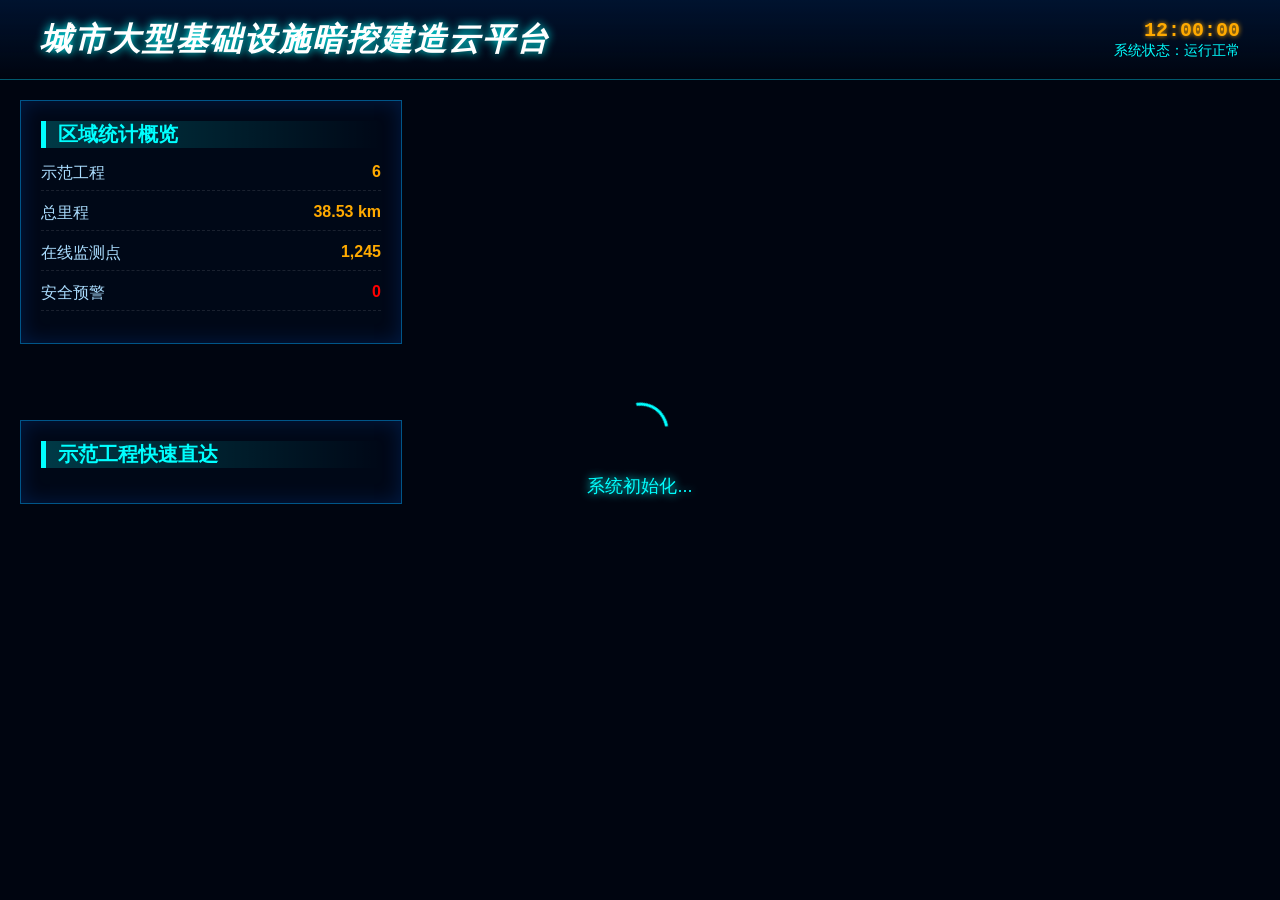
<file: index.html>
<!DOCTYPE html>
<html lang="zh">
<head>
  <meta charset="UTF-8">
  <title>城市大型基础设施暗挖建造云平台</title>
  <meta http-equiv="refresh" content="0; url=./gis-platform.html">
</head>
<body>
  <p>正在跳转到 GIS 平台…</p>
</body>
</html>
</file>
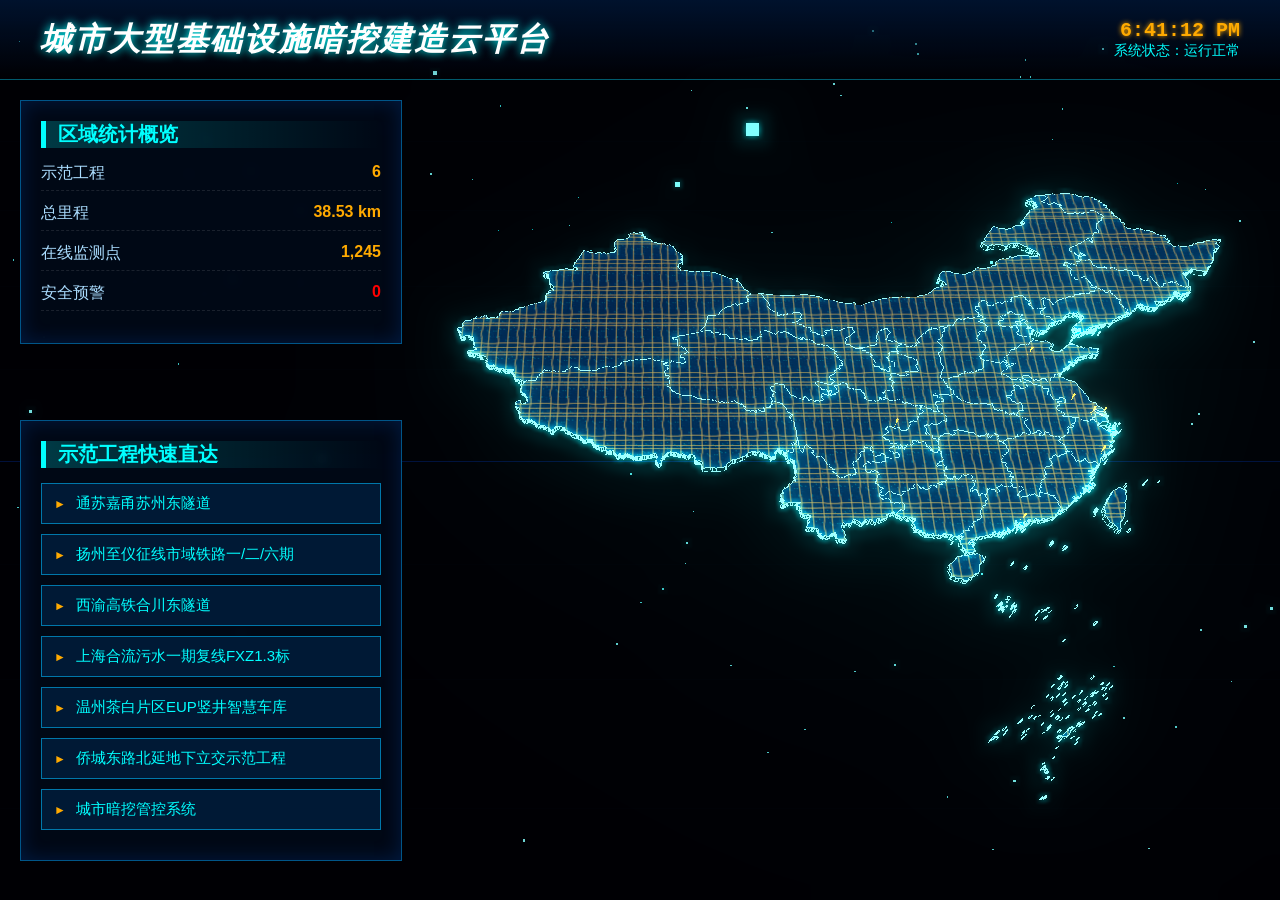
<file: gis-platform.html>
<!DOCTYPE html>
<html lang="zh">

<head>
    <meta charset="UTF-8">
    <meta name="viewport" content="width=device-width, initial-scale=1.0">
    <title>城市大型基础设施暗挖建造云平台</title>
    <style>
/* 全局字体与背景 */
        body {
            margin: 0;
            overflow: hidden;
            background-color: #000510;
            font-family: 'Segoe UI', 'Microsoft YaHei', sans-serif;
            user-select: none;
        }

        #canvas-container {
            width: 100vw;
            height: 100vh;
        }

        /* --- 顶部 HUD 标题栏 --- */
        #header {
            position: absolute;
            top: 0;
            left: 0;
            width: 100%;
            height: 80px;
            background: linear-gradient(to bottom, rgba(0, 20, 50, 0.9), transparent);
            z-index: 10;
            display: flex;
            align-items: center;
            justify-content: space-between;
            padding: 0 40px;
            box-sizing: border-box;
            border-bottom: 1px solid rgba(0, 255, 255, 0.3);
            pointer-events: none;
        }

        .header-title {
            font-size: 32px;
            color: #fff;
            font-weight: bold;
            text-shadow: 0 0 10px #00ffff;
            letter-spacing: 2px;
            font-style: italic;
        }

        .header-info {
            font-size: 14px;
            color: #00ffff;
            text-align: right;
        }

        .time-display {
            font-family: 'Courier New', monospace;
            font-size: 20px;
            color: #ffaa00;
            font-weight: bold;
            text-shadow: 0 0 5px #ffaa00;
        }

        /* --- 左侧数据面板 --- */
        #left-panel {
            position: absolute;
            top: 100px;
            left: 20px;
            width: 340px;
            background: rgba(0, 10, 25, 0.85);
            border: 1px solid #005588;
            box-shadow: inset 0 0 20px rgba(0, 100, 255, 0.2);
            padding: 20px;
            color: #fff;
            pointer-events: none;
            backdrop-filter: blur(5px);
            z-index: 10;
        }

        /* --- 左侧快速直达面板 --- */
        #quick-nav-panel {
            position: absolute;
            top: 420px;
            left: 20px;
            width: 340px;
            background: rgba(0, 10, 25, 0.85);
            border: 1px solid #005588;
            box-shadow: inset 0 0 20px rgba(0, 100, 255, 0.2);
            padding: 20px;
            color: #fff;
            backdrop-filter: blur(5px);
            z-index: 10;
            pointer-events: auto;
        }

        .panel-title {
            color: #00ffff;
            font-size: 20px;
            border-left: 5px solid #00ffff;
            padding-left: 12px;
            margin-bottom: 15px;
            font-weight: bold;
            background: linear-gradient(90deg, rgba(0, 255, 255, 0.2), transparent);
        }

        /* 【修改说明】
           此处是修改左侧面板静态数字的地方
           已更新：示范工程 6，总里程 38.53 km
        */
        .data-row {
            display: flex;
            justify-content: space-between;
            margin-bottom: 12px;
            font-size: 16px;
            color: #aaddff;
            border-bottom: 1px dashed rgba(255, 255, 255, 0.1);
            padding-bottom: 6px;
        }

        .data-val {
            color: #ffaa00;
            font-weight: bold;
        }

        /* 快速导航按钮样式 */
        .quick-btn {
            display: block;
            width: 100%;
            padding: 10px 12px;
            margin-bottom: 10px;
            background: rgba(0, 50, 100, 0.4);
            border: 1px solid #0077aa;
            color: #00ffff;
            font-size: 15px;
            cursor: pointer;
            text-align: left;
            transition: all 0.2s;
            box-sizing: border-box;
            white-space: nowrap;
            overflow: hidden;
            text-overflow: ellipsis;
        }

        .quick-btn:hover {
            background: rgba(0, 255, 255, 0.2);
            border-color: #00ffff;
            padding-left: 18px;
        }

        .quick-btn::before {
            content: '►';
            margin-right: 10px;
            font-size: 12px;
            color: #ffaa00;
        }

        /* --- 右侧工程详情卡片 --- */
        #project-card {
            position: absolute;
            right: 40px;
            top: 50%;
            transform: translateY(-50%);
            width: 360px;
            background: rgba(0, 15, 30, 0.9);
            border: 1px solid #00ffff;
            box-shadow: 0 0 30px rgba(0, 255, 255, 0.15), inset 0 0 20px rgba(0, 100, 255, 0.1);
            padding: 0;
            color: #fff;
            display: none;
            backdrop-filter: blur(10px);
            z-index: 20;
            clip-path: polygon(0 0, 100% 0, 100% 90%, 90% 100%, 0 100%);
        }

        .card-header {
            background: rgba(0, 100, 200, 0.3);
            padding: 15px 20px;
            border-bottom: 1px solid #00ffff;
            display: flex;
            justify-content: space-between;
            align-items: center;
        }

        .card-header h3 {
            margin: 0;
            font-size: 18px;
            color: #fff;
            text-shadow: 0 0 5px #00ffff;
            line-height: 1.2;
        }

        #close-card {
            cursor: pointer;
            color: #00ffff;
            font-size: 24px;
            line-height: 20px;
        }

        .card-body {
            padding: 20px;
        }

        .info-item {
            margin-bottom: 15px;
        }

        .info-label {
            display: block;
            color: #0088ff;
            font-size: 12px;
            margin-bottom: 4px;
        }

        .info-content {
            font-size: 16px;
            color: #fff;
            font-weight: bold;
            letter-spacing: 1px;
        }

        .status-badge {
            display: inline-block;
            padding: 2px 8px;
            background: rgba(255, 170, 0, 0.2);
            border: 1px solid #ffaa00;
            color: #ffaa00;
            font-size: 12px;
            border-radius: 2px;
        }

        .progress-track {
            height: 6px;
            background: #112233;
            margin-top: 5px;
            border-radius: 3px;
            overflow: hidden;
        }

        .progress-fill {
            height: 100%;
            background: linear-gradient(90deg, #00ffff, #00ff00);
            width: 0%;
            box-shadow: 0 0 10px #00ff00;
            transition: width 1s;
        }

        #enter-site-btn {
            width: 100%;
            background: linear-gradient(90deg, rgba(0, 255, 255, 0.1), rgba(0, 255, 255, 0.3));
            border: 1px solid #00ffff;
            color: #00ffff;
            padding: 12px;
            cursor: pointer;
            margin-top: 10px;
            font-weight: bold;
            transition: all 0.3s;
            text-transform: uppercase;
            letter-spacing: 1px;
        }

        #enter-site-btn:hover {
            background: #00ffff;
            color: #000;
            box-shadow: 0 0 20px #00ffff;
        }

        #visit-site-btn {
            width: 100%;
            background: linear-gradient(90deg, rgba(255, 170, 0, 0.1), rgba(255, 170, 0, 0.3));
            border: 1px solid #ffaa00;
            color: #ffaa00;
            padding: 12px;
            cursor: pointer;
            margin-top: 10px;
            font-weight: bold;
            transition: all 0.3s;
            text-transform: uppercase;
            letter-spacing: 1px;
        }

        #visit-site-btn:hover {
            background: #ffaa00;
            color: #000;
            box-shadow: 0 0 20px #ffaa00;
        }

        /* --- Loading & Tooltip --- */
        #loading {
            position: absolute;
            top: 50%;
            left: 50%;
            transform: translate(-50%, -50%);
            color: #00ffff;
            font-size: 18px;
            text-align: center;
            z-index: 100;
            text-shadow: 0 0 10px #00ffff;
        }

        .spinner {
            width: 50px;
            height: 50px;
            border: 3px solid transparent;
            border-top: 3px solid #00ffff;
            border-radius: 50%;
            animation: spin 1s linear infinite;
            margin: 0 auto 15px auto;
        }

        @keyframes spin {
            0% {
                transform: rotate(0deg);
            }

            100% {
                transform: rotate(360deg);
            }
        }

        #tooltip {
            position: absolute;
            background: rgba(0, 0, 0, 0.8);
            border: 1px solid #ffaa00;
            color: #ffaa00;
            padding: 8px 15px;
            font-size: 14px;
            font-weight: bold;
            pointer-events: none;
            display: none;
            z-index: 50;
            box-shadow: 0 0 15px rgba(255, 170, 0, 0.4);
            transform: translate(20px, 20px);
        }

        #back-btn {
            position: absolute;
            top: 100px;
            right: 40px;
            padding: 8px 25px;
            background: rgba(0, 50, 100, 0.8);
            border: 1px solid #00ffff;
            color: #00ffff;
            cursor: pointer;
            z-index: 50;
            display: none;
            font-weight: bold;
            box-shadow: 0 0 15px rgba(0, 255, 255, 0.3);
        }

        #back-btn:hover {
            background: rgba(0, 255, 255, 0.3);
        }

        #gis-visit-btn {
            position: absolute;
            top: 150px;
            right: 40px;
            padding: 8px 25px;
            background: rgba(255, 170, 0, 0.2);
            border: 1px solid #ffaa00;
            color: #ffaa00;
            cursor: pointer;
            z-index: 50;
            display: none;
            font-weight: bold;
            box-shadow: 0 0 15px rgba(255, 170, 0, 0.3);
            text-transform: uppercase;
            letter-spacing: 1px;
            transition: all 0.3s;
        }

        #gis-visit-btn:hover {
            background: #ffaa00;
            color: #000;
            box-shadow: 0 0 20px #ffaa00;
        }

        /* 监控平台按钮 */
        #monitor-btn {
            position: absolute;
            top: 200px;
            right: 40px;
            padding: 8px 25px;
            background: rgba(0, 200, 100, 0.2);
            border: 1px solid #00ff88;
            color: #00ff88;
            cursor: pointer;
            z-index: 50;
            display: none;
            font-weight: bold;
            box-shadow: 0 0 15px rgba(0, 255, 136, 0.3);
            text-transform: uppercase;
            letter-spacing: 1px;
            transition: all 0.3s;
        }

        #monitor-btn:hover {
            background: #00ff88;
            color: #000;
            box-shadow: 0 0 20px #00ff88;
        }

        #gis-tag {
            position: absolute;
            bottom: 30px;
            left: 50%;
            transform: translateX(-50%);
            color: #00ff00;
            border: 1px solid #00ff00;
            padding: 5px 20px;
            background: rgba(0, 20, 0, 0.8);
            display: none;
            font-weight: bold;
            box-shadow: 0 0 20px rgba(0, 255, 0, 0.4);
            pointer-events: none;
        }

        /* Iframe Modal Styles */
        #iframe-modal {
            position: fixed;
            top: 0; left: 0;
            width: 100%; height: 100%;
            background: rgba(0, 0, 0, 0.7);
            backdrop-filter: blur(5px);
            z-index: 2000;
            display: none;
            justify-content: center;
            align-items: center;
        }
        .iframe-container {
            width: 90%;
            height: 90%;
            background: rgba(0, 15, 30, 0.95);
            border: 1px solid #00ffff;
            box-shadow: 0 0 30px rgba(0, 255, 255, 0.2);
            display: flex;
            flex-direction: column;
            border-radius: 4px;
        }
        .iframe-header {
            height: 50px;
            border-bottom: 1px solid rgba(0, 255, 255, 0.3);
            display: flex;
            justify-content: space-between;
            align-items: center;
            padding: 0 20px;
            background: rgba(0, 50, 100, 0.3);
        }
        .iframe-header span {
            color: #00ffff;
            font-size: 18px;
            font-weight: bold;
            text-shadow: 0 0 5px #00ffff;
        }
        .close-iframe-btn {
            background: none;
            border: none;
            color: #00ffff;
            font-size: 28px;
            cursor: pointer;
            line-height: 1;
        }
        .close-iframe-btn:hover {
            color: #fff;
            text-shadow: 0 0 10px #fff;
        }
        #iframe-content {
            flex: 1;
            position: relative;
            overflow: hidden;
            background: #000;
        }
        #fine-report-frame {
            width: 100%;
            height: 100%;
            border: none;
            background: #fff; /* 帆软页面通常是白底，这里给个背景防透 */
        }
        .permission-denied {
            color: #ff4444;
            font-size: 20px;
            text-align: center;
            position: absolute;
            top: 50%; left: 50%;
            transform: translate(-50%, -50%);
        }
        .iframe-loader {
            position: absolute;
            top: 50%; left: 50%;
            transform: translate(-50%, -50%);
            color: #00ffff;
            font-size: 16px;
            display: flex;
            flex-direction: column;
            align-items: center;
        }

        /* ---- Mobile adjustments ---- */
        .mobile .header-title {
            font-size: 1.4rem;
            letter-spacing: 1px;
        }
        .mobile #back-btn,
        .mobile #gis-visit-btn,
        .mobile #monitor-btn {
            padding: 10px 16px;
            font-size: 14px;
        }
        .mobile .panel-title {
            font-size: 0.9rem;
        }
        .mobile #quick-nav-panel {
            left: 10px !important;
            right: 10px !important;
            width: auto !important;
        }
        .mobile #project-card {
            left: 10px !important;
            right: 10px !important;
            width: auto !important;
        }
        .mobile .iframe-container {
            width: 100%;
            height: 100%;
            border: none;
        }

        /* ---- Responsive Media Queries ---- */
        @media (max-width: 1024px) {
            #header {
                padding: 0 20px;
                height: 70px;
            }
            .header-title {
                font-size: 24px;
            }
            #left-panel {
                width: 280px;
                padding: 15px;
            }
            #quick-nav-panel {
                width: 280px;
                top: 350px;
            }
            #project-card {
                width: 300px;
                right: 20px;
            }
        #back-btn, #gis-visit-btn, #monitor-btn {
            right: 20px;
            padding: 8px 18px;
            font-size: 13px;
        }
        }

        @media (max-width: 768px) {
            #header {
                padding: 0 15px;
                height: 60px;
                flex-direction: column;
                align-items: flex-start;
                justify-content: center;
                gap: 5px;
            }
            .header-title {
                font-size: 16px;
                letter-spacing: 1px;
            }
            .header-info {
                display: flex;
                align-items: center;
                gap: 15px;
            }
            .time-display {
                font-size: 14px;
            }
            .header-info > div:last-child {
                font-size: 10px;
            }

            /* Left panels stacked at bottom */
            #left-panel {
                display: none; /* Hide on mobile to reduce clutter */
            }
            #quick-nav-panel {
                position: fixed;
                top: auto;
                bottom: 0;
                left: 0;
                right: 0;
                width: 100% !important;
                max-height: 35vh;
                overflow-y: auto;
                padding: 15px;
                border-radius: 16px 16px 0 0;
                z-index: 100;
            }
            .quick-btn {
                padding: 12px;
                font-size: 14px;
            }
            .panel-title {
                font-size: 16px;
            }

            /* Project card - full width at center */
            #project-card {
                position: fixed;
                top: 50%;
                left: 10px !important;
                right: 10px !important;
                width: auto !important;
                transform: translateY(-50%);
                max-height: 70vh;
                overflow-y: auto;
                clip-path: none;
                border-radius: 12px;
            }

            /* Buttons repositioned */
            #back-btn {
                top: 70px;
                right: 10px;
                left: auto;
                padding: 8px 15px;
                font-size: 12px;
            }
            #gis-visit-btn {
                top: 110px;
                right: 10px;
                padding: 8px 15px;
                font-size: 12px;
            }
            #monitor-btn {
                top: 150px;
                right: 10px;
                padding: 8px 15px;
                font-size: 12px;
            }

            /* GIS tag */
            #gis-tag {
                bottom: 40vh;
                font-size: 12px;
                padding: 4px 12px;
            }

            /* Tooltip */
            #tooltip {
                font-size: 12px;
                padding: 6px 10px;
            }
        }

        @media (max-width: 480px) {
            .header-title {
                font-size: 14px;
            }
            #quick-nav-panel {
                max-height: 40vh;
                padding: 12px;
            }
            .quick-btn {
                padding: 10px;
                font-size: 13px;
            }
            #project-card {
                max-height: 60vh;
            }
            .card-header h3 {
                font-size: 15px;
            }
            .info-content {
                font-size: 14px;
            }
            #enter-site-btn, #visit-site-btn {
                padding: 10px;
                font-size: 12px;
            }
        }
    </style>
</head>

<body>

    <div id="header">
        <div class="header-title">城市大型基础设施暗挖建造云平台</div>
        <div class="header-info">
            <div class="time-display" id="clock">12:00:00</div>
            <div>系统状态：运行正常</div>
        </div>
    </div>

    <div id="left-panel">
        <div class="panel-title">区域统计概览</div>
        <div class="data-row"><span>示范工程</span><span class="data-val">6</span></div>
        <div class="data-row"><span>总里程</span><span class="data-val">38.53 km</span></div>
        <div class="data-row"><span>在线监测点</span><span class="data-val">1,245</span></div>
        <div class="data-row"><span>安全预警</span><span class="data-val" style="color:#ff0000">0</span></div>
    </div>

    <div id="quick-nav-panel">
        <div class="panel-title">示范工程快速直达</div>
        <div id="quick-buttons-container"></div>
    </div>

    <button id="back-btn" onclick="goBack()">返回上一级</button>
    <button id="gis-visit-btn" onclick="visitProjectWebsite()">访问官网</button>
    <button id="monitor-btn" onclick="openMonitorPlatform()">监控平台</button>

    <div id="loading">
        <div class="spinner"></div>
        <div id="loading-text">系统初始化...</div>
    </div>

    <div id="project-card">
        <div class="card-header">
            <h3 id="card-title">工程名称</h3>
            <span id="close-card" onclick="closeProjectCard()">✕</span>
        </div>
        <div class="card-body">
            <div class="info-item">
                <span class="info-label">当前状态</span>
                <span class="status-badge" id="card-status">施工中</span>
            </div>
            <div class="info-item">
                <span class="info-label">项目位置</span>
                <span class="info-content" id="card-location">位置信息</span>
            </div>
            <div class="info-item">
                <span class="info-label">工程规模/投资</span>
                <span class="info-content" id="card-invest">--</span>
            </div>
            <div class="info-item">
                <span class="info-label">完工进度 <span id="card-progress-text" style="float:right">45%</span></span>
                <div class="progress-track">
                    <div class="progress-fill" id="card-progress-bar"></div>
                </div>
            </div>
            <button id="enter-site-btn" onclick="enterSiteMode()">进入主场区实景视图</button>
            <button id="visit-site-btn" onclick="visitProjectWebsite()">访问官网</button>
        </div>
    </div>

    <div id="tooltip">信息</div>
    <div id="gis-tag">实时地下信号与数据 | 土木全国影响</div>

    <div id="canvas-container"></div>

    <div id="iframe-modal">
        <div class="iframe-container">
            <div class="iframe-header">
                <span id="iframe-modal-title">智慧车库监控</span>
                <button class="close-iframe-btn" onclick="closeIframeModal()">✕</button>
            </div>
            <div id="iframe-content">
                <div id="iframe-loader" class="iframe-loader" style="display:none;">
                    <div class="spinner" style="width:30px;height:30px;border-width:2px;"></div>
                    <div>正在获取权限并加载面板...</div>
                </div>
            </div>
        </div>
    </div>

<script>
// ============================================================
//  示范工程配置文件
//  修改此文件即可增删工程、修改域名/监控链接
// ============================================================

// --- 示范工程列表 ---
var PROJECTS = [
    { id: "p4", name: "通苏嘉甬苏州东隧道", location: "江苏苏州", lat: 31.3200, lng: 120.7200, investment: "11.81 km", progress: 75, status: "盾构掘进", provinceCode: 320000, cityCode: 320500 },
    { id: "p2", name: "扬州至仪征线市域铁路一/二/六期", location: "江苏扬州", lat: 32.3942, lng: 119.4129, investment: "14.38 km", progress: 65, status: "施工中", provinceCode: 320000, cityCode: 321000 },
    { id: "p6", name: "西渝高铁合川东隧道", location: "重庆合川", lat: 30.2625, lng: 106.2247, investment: "7.39 km", progress: 35, status: "施工中", provinceCode: 500000, cityCode: 500117 },
    { id: "p1", name: "上海合流污水一期复线FXZ1.3标", location: "上海市", lat: 31.2304, lng: 121.4737, investment: "4.83 km", progress: 88, status: "方案备案", provinceCode: 310000, cityCode: 310100 },
    { id: "p3", name: "温州茶白片区EUP竖井智慧车库", location: "浙江温州", lat: 27.9943, lng: 120.6994, investment: "深 65.92m", progress: 42, status: "基坑开挖", provinceCode: 330000, cityCode: 330300 },
    { id: "p5", name: "侨城东路北延地下立交示范工程", location: "广东深圳", lat: 22.5500, lng: 114.0500, investment: "57 m", progress: 90, status: "主体结构", provinceCode: 440000, cityCode: 440300 },
    { id: "p7", name: "城市暗挖管控系统", location: "山东济南", lat: 36.65, lng: 117.12, investment: "×× km", progress: 40, status: "施工中", provinceCode: 370000, cityCode: 370100 },

];

// --- 各工程监控平台链接 ---
var PROJECT_URLS = {
    p2: "http://120.55.70.218/nycj/",
    p4: "http://120.55.70.218/tsjy/",
    p6: "https://nebula.weidax.com/graphic/pageView/ba29fa15fe5a60e8e82076ca5434cd75/3a0d28ff-d6ac-f356-f80a-662edaf0063c/687f94485b109030b0347e2fdd1afc0d"
};

// --- 帆软报表链接 (iframe 弹窗用) ---
var FINE_REPORT_URLS = {
};

var FINE_REPORT_URL_DEFAULT = "https://dv.tongji.edu.cn/decision/v10/entry/access/13d26456-f1d6-4a56-bcdd-f1cd328dc465?preview=true&page_number=1";

</script>
<script type="importmap">
        {
            "imports": {
                "three": "./vendor/three/build/three.module.js",
                "three/addons/": "./vendor/three/examples/jsm/"
            }
        }
    </script>
<script type="module">
import * as THREE from 'three';
            import { OrbitControls } from 'three/addons/controls/OrbitControls.js';
            import { EffectComposer } from 'three/addons/postprocessing/EffectComposer.js';
            import { RenderPass } from 'three/addons/postprocessing/RenderPass.js';
            import { UnrealBloomPass } from 'three/addons/postprocessing/UnrealBloomPass.js';
            import * as TWEEN from 'three/addons/libs/tween.module.js';

        const IS_MOBILE = /Android|iPhone|iPad|iPod/i.test(navigator.userAgent) || window.matchMedia('(max-width: 768px)').matches;
        document.addEventListener('DOMContentLoaded', () => {
            document.body.classList.toggle('mobile', IS_MOBILE);
        });

        const CONFIG = {
            bgColor: 0x000510,
            fogColor: 0x000510,
            baseColor: 0x000a20,
            topColor: 0x001133,
            roadColorMain: '#ffaa00',
            roadColorSub: '#005577',
            roadColorLight: '#00ffff',
            edgeColor: 0x00ffff,
            mapScale: 1.2,
            bloomStrength: 1.5,
            bloomRadius: 0.4
        };

        function getLocalGeoJSONUrl(adcode) {
            return `./data/${adcode}.json`;
        }

        const TILE = {
            source: 'osm'
        };
        function getOsmTileURL(x, y, z) {
            const subs = ['a', 'b', 'c'];
            const s = subs[(x + y) % subs.length];
            return `https://${s}.tile.openstreetmap.org/${z}/${x}/${y}.png`;
        }
        function getGaodeTileURL(x, y, z) {
            return `https://webst01.is.autonavi.com/appmaptile?style=6&x=${x}&y=${y}&z=${z}`;
        }
        function getTileURL(x, y, z) {
            return TILE.source === 'gaode' ? getGaodeTileURL(x, y, z) : getOsmTileURL(x, y, z);
        }
        function createErrorTileTexture() {
            const size = 256;
            const canvas = document.createElement('canvas');
            canvas.width = size; canvas.height = size;
            const ctx = canvas.getContext('2d');
            ctx.fillStyle = '#050b14';
            ctx.fillRect(0, 0, size, size);
            ctx.strokeStyle = 'rgba(0,255,255,0.08)';
            ctx.lineWidth = 1;
            for (let i = 0; i < size; i += 32) {
                ctx.beginPath(); ctx.moveTo(i, 0); ctx.lineTo(i, size); ctx.stroke();
                ctx.beginPath(); ctx.moveTo(0, i); ctx.lineTo(size, i); ctx.stroke();
            }
            ctx.fillStyle = 'rgba(255,170,0,0.15)';
            ctx.fillRect(0, 0, size, 24);
            ctx.fillStyle = 'rgba(255,255,255,0.7)';
            ctx.font = '12px sans-serif';
            ctx.fillText('tile unavailable', 8, 16);
            const tex = new THREE.CanvasTexture(canvas);
            tex.colorSpace = THREE.SRGBColorSpace;
            return tex;
        }

        
        const STATE = {
            currentAdcode: 100000,
            viewMode: 'VECTOR',
            history: [],
            isDrilling: false,
            hoveredObj: null,
            selectedProject: null
        };

        let scene, camera, renderer, composer, controls, raycaster, pointer;
        let globalAmbientLight, globalDirLight;
        let mapGroup = new THREE.Group();
        let markersGroup = new THREE.Group();
        let tileGroup = new THREE.Group();
        let radarMesh;
        let bloomPass;
        let hoverReleaseTimer = null;

        let matBase, matTop, matLine, matHover, matMarker;

        const ui = {
            tooltip: document.getElementById('tooltip'),
            loading: document.getElementById('loading'),
            loadingText: document.getElementById('loading-text'),
            card: document.getElementById('project-card'),
            backBtn: document.getElementById('back-btn'),
            gisVisitBtn: document.getElementById('gis-visit-btn'),
            gisTag: document.getElementById('gis-tag'),
            quickButtons: document.getElementById('quick-buttons-container'),
            headerTitle: document.querySelector('.header-title'),
            iframeModal: document.getElementById('iframe-modal'),
            iframeContent: document.getElementById('iframe-content'),
            iframeLoader: document.getElementById('iframe-loader'),
            iframeTitle: document.getElementById('iframe-modal-title')
        };
        const DEFAULT_TITLE = '城市大型基础设施暗挖建造云平台';

        window.goBack = goBack;
        window.closeProjectCard = closeProjectCard;
        window.enterSiteMode = enterSiteMode;
        window.visitProjectWebsite = visitProjectWebsite;
        window.closeIframeModal = closeIframeModal;

        init();
        animate();
        updateClock();
        setInterval(updateClock, 1000);

        // 监听来自Iframe的消息 (预留)
        window.addEventListener('message', function(event) {
            // 安全检查：验证 event.origin
            // if (event.origin !== "http://your-finereport-server.com") return;
            
            console.log("收到来自帆软页面的消息:", event.data);
            // 处理逻辑...
        });

        function init() {
            const container = document.getElementById('canvas-container');

            scene = new THREE.Scene();
            scene.background = new THREE.Color(CONFIG.bgColor);
            scene.fog = new THREE.FogExp2(CONFIG.fogColor, 0.0015);

            camera = new THREE.PerspectiveCamera(45, window.innerWidth / window.innerHeight, 0.1, 8000);
            camera.position.set(0, 80, 60);

            renderer = new THREE.WebGLRenderer({ antialias: true, alpha: true });
            renderer.setSize(window.innerWidth, window.innerHeight);
            renderer.setPixelRatio(Math.min(window.devicePixelRatio, IS_MOBILE ? 1.5 : 2));
            renderer.toneMapping = THREE.ACESFilmicToneMapping;
            renderer.toneMappingExposure = 1.3;
            container.appendChild(renderer.domElement);

            raycaster = new THREE.Raycaster();
            pointer = new THREE.Vector2();
            window.addEventListener('pointermove', onPointerMove);
            window.addEventListener('pointerdown', onPointerDown);
            window.addEventListener('resize', onWindowResize);

            initMaterials();
            setupLighting();
            createEnvironment();
            initQuickNav();

            scene.add(mapGroup);
            scene.add(markersGroup);
            scene.add(tileGroup);

            controls = new OrbitControls(camera, renderer.domElement);
            controls.enableDamping = true;
            controls.dampingFactor = 0.05;
            controls.maxPolarAngle = Math.PI / 2.2;
            controls.minDistance = 5;
            controls.maxDistance = 2000;

            const renderScene = new RenderPass(scene, camera);
            bloomPass = new UnrealBloomPass(new THREE.Vector2(window.innerWidth, window.innerHeight), 1.5, 0.4, 0.85);
            bloomPass.threshold = 0.2;
            bloomPass.strength = CONFIG.bloomStrength;
            bloomPass.radius = CONFIG.bloomRadius;

            composer = new EffectComposer(renderer);
            composer.addPass(renderScene);
            composer.addPass(bloomPass);

            loadMapData(100000, "中国");
            const osmAttrib = document.createElement('div');
            osmAttrib.id = 'osm-attrib';
            osmAttrib.style.position = 'absolute';
            osmAttrib.style.right = '10px';
            osmAttrib.style.bottom = '10px';
            osmAttrib.style.color = '#cccccc';
            osmAttrib.style.fontSize = '12px';
            osmAttrib.style.zIndex = '30';
            osmAttrib.style.pointerEvents = 'none';
            osmAttrib.style.display = 'none';
            osmAttrib.innerHTML = '&copy; <a href=\"https://www.openstreetmap.org/copyright\" target=\"_blank\" style=\"color:#99c\">OpenStreetMap</a> contributors';
            document.body.appendChild(osmAttrib);
            window.__osmAttrib = osmAttrib;
        }

        function initQuickNav() {
            ui.quickButtons.innerHTML = '';
            PROJECTS.forEach(proj => {
                const btn = document.createElement('div');
                btn.className = 'quick-btn';
                btn.innerText = proj.name;
                btn.title = proj.name;
                btn.onclick = () => {
                    STATE.selectedProject = proj;
                    updateCardContent(proj);
                    enterSiteMode();
                };
                ui.quickButtons.appendChild(btn);
            });
        }

        function updateCardContent(proj) {
            document.getElementById('card-title').innerText = proj.name;
            document.getElementById('card-status').innerText = proj.status;
            document.getElementById('card-location').innerText = proj.location;
            document.getElementById('card-invest').innerText = proj.investment;
            document.getElementById('card-progress-text').innerText = proj.progress + '%';
        }

        function initMaterials() {
            matBase = new THREE.MeshPhysicalMaterial({
                color: CONFIG.baseColor,
                metalness: 0.3, roughness: 0.7,
                transparent: true, opacity: 0.9,
            });

            const roadTexture = createRoadNetworkTexture();
            matTop = new THREE.MeshStandardMaterial({
                color: CONFIG.topColor,
                map: roadTexture,
                emissive: 0xffffff,
                emissiveMap: roadTexture,
                emissiveIntensity: 1.0,
                roughness: 0.4,
                metalness: 0.8,
            });

            matHover = new THREE.MeshStandardMaterial({
                color: 0xffaa00,
                emissive: 0xffaa00, emissiveIntensity: 1.5,
                roughness: 0.2, metalness: 1.0
            });

            matLine = new THREE.LineBasicMaterial({
                color: CONFIG.edgeColor,
                transparent: true, opacity: 0.8,
            });

            matMarker = new THREE.MeshBasicMaterial({ color: 0xffaa00 });
        }

        function createRoadNetworkTexture() {
            const size = 1024;
            const canvas = document.createElement('canvas');
            canvas.width = size; canvas.height = size;
            const ctx = canvas.getContext('2d');

            ctx.fillStyle = '#000510';
            ctx.fillRect(0, 0, size, size);

            ctx.strokeStyle = CONFIG.roadColorSub;
            ctx.lineWidth = 1;
            ctx.globalAlpha = 0.4;
            for (let i = 0; i < 300; i++) {
                const x = Math.random() * size;
                const y = Math.random() * size;
                const len = Math.random() * 100 + 20;
                const vertical = Math.random() > 0.5;
                ctx.beginPath();
                if (vertical) { ctx.moveTo(x, y); ctx.lineTo(x, y + len); }
                else { ctx.moveTo(x, y); ctx.lineTo(x + len, y); }
                ctx.stroke();
            }

            ctx.strokeStyle = '#002244';
            ctx.lineWidth = 1;
            ctx.globalAlpha = 0.3;
            const step = 50;
            for (let i = 0; i < size; i += step) {
                ctx.beginPath(); ctx.moveTo(i, 0); ctx.lineTo(i, size); ctx.stroke();
                ctx.beginPath(); ctx.moveTo(0, i); ctx.lineTo(size, i); ctx.stroke();
            }

            ctx.strokeStyle = CONFIG.roadColorMain;
            ctx.lineWidth = 3;
            ctx.globalAlpha = 0.9;
            ctx.shadowBlur = 10;
            ctx.shadowColor = CONFIG.roadColorMain;

            for (let i = 0; i < 8; i++) {
                ctx.beginPath();
                if (i % 2 === 0) {
                    const y = Math.random() * size;
                    ctx.moveTo(0, y);
                    ctx.bezierCurveTo(size / 3, y + (Math.random() - 0.5) * 100, size / 3 * 2, y + (Math.random() - 0.5) * 100, size, y);
                } else {
                    const x = Math.random() * size;
                    ctx.moveTo(x, 0);
                    ctx.bezierCurveTo(x + (Math.random() - 0.5) * 100, size / 3, x + (Math.random() - 0.5) * 100, size / 3 * 2, x, size);
                }
                ctx.stroke();
            }

            ctx.fillStyle = CONFIG.roadColorLight;
            ctx.shadowColor = CONFIG.roadColorLight;
            ctx.globalAlpha = 1.0;
            for (let i = 0; i < 40; i++) {
                const x = Math.random() * size;
                const y = Math.random() * size;
                ctx.beginPath(); ctx.arc(x, y, 3, 0, Math.PI * 2); ctx.fill();
            }

            const texture = new THREE.CanvasTexture(canvas);
            texture.wrapS = THREE.RepeatWrapping;
            texture.wrapT = THREE.RepeatWrapping;
            texture.repeat.set(0.3, 0.3);
            return texture;
        }

        function setupLighting() {
            globalAmbientLight = new THREE.AmbientLight(0x4040ff, 0.6);
            scene.add(globalAmbientLight);

            globalDirLight = new THREE.DirectionalLight(0xaaccff, 1.5);
            globalDirLight.position.set(100, 200, 50);
            scene.add(globalDirLight);

            const spot = new THREE.SpotLight(0xffaa00, 500);
            spot.position.set(-100, 50, -50);
            scene.add(spot);
        }

        function createEnvironment() {
            const grid = new THREE.GridHelper(600, 60, 0x004488, 0x001122);
            grid.position.y = -2;
            grid.material.transparent = true;
            grid.material.opacity = 0.2;
            scene.add(grid);

            const starsGeo = new THREE.BufferGeometry();
            const starsCount = 1000;
            const posArray = new Float32Array(starsCount * 3);
            for (let i = 0; i < starsCount * 3; i++) {
                posArray[i] = (Math.random() - 0.5) * 800;
            }
            starsGeo.setAttribute('position', new THREE.BufferAttribute(posArray, 3));
            const starsMat = new THREE.PointsMaterial({
                size: 1.5, color: 0x00ffff, transparent: true, opacity: 0.6
            });
            const stars = new THREE.Points(starsGeo, starsMat);
            scene.add(stars);
        }

        async function loadMapData(adcode, regionName) {
            if (STATE.isDrilling) return;
            STATE.isDrilling = true;
            ui.card.style.display = 'none';
            exitGISMode();
            ui.loading.style.display = 'block';
            ui.loadingText.innerText = `正在加载矢量数据：${regionName}...`;
            const url = getLocalGeoJSONUrl(adcode);
            try {
                const res = await fetch(url, { cache: "no-store" });
                if (!res.ok) throw new Error("GeoJSON not found");
                const geoJson = await res.json();
                setTimeout(() => { renderVectorMap(geoJson, adcode, regionName); }, 100);
            } catch (err) {
                console.error(err);
                ui.loadingText.innerText = "区域数据缺失，请联系管理员";
                STATE.isDrilling = false;
                setTimeout(() => { ui.loading.style.display = "none"; }, 1200);
            }
        }

        function renderVectorMap(geoJson, adcode, regionName) {
            mapGroup.clear();
            markersGroup.clear();
            tileGroup.clear();
            mapGroup.visible = true;

            STATE.currentAdcode = String(adcode);
            ui.backBtn.style.display = adcode === 100000 ? 'none' : 'block';

            const tempGroup = new THREE.Group();
            let features = geoJson.features || [];
            if (STATE.currentAdcode === '100000') {
                features = features.filter(f => {
                    const ac = String((f.properties && f.properties.adcode) || '');
                    return /^[0-9]{6}$/.test(ac) && ac.endsWith('0000');
                });
            }
            features.forEach(feature => {
                const geometry = feature.geometry;
                if (!geometry) return;
                const func = (rings) => createRegionMesh(rings, feature.properties?.name, String(feature.properties?.adcode), tempGroup);
                if (geometry.type === 'Polygon') {
                    func(geometry.coordinates);
                } else if (geometry.type === 'MultiPolygon') {
                    geometry.coordinates.forEach(func);
                } else if (geometry.type === 'GeometryCollection' && Array.isArray(geometry.geometries)) {
                    geometry.geometries.forEach(g => {
                        if (!g) return;
                        if (g.type === 'Polygon') func(g.coordinates);
                        else if (g.type === 'MultiPolygon') g.coordinates.forEach(func);
                    });
                }
            });

            const box = new THREE.Box3().setFromObject(tempGroup);
            const center = new THREE.Vector3();
            box.getCenter(center);
            const size = new THREE.Vector3();
            box.getSize(size);

            tempGroup.children.forEach(child => {
                child.position.x -= center.x;
                child.position.y -= center.y;
            });

            while (tempGroup.children.length > 0) mapGroup.add(tempGroup.children[0]);
            mapGroup.rotation.x = -Math.PI / 2;

            renderMarkers(center, STATE.currentAdcode);

            const maxDim = Math.max(size.x, size.y);
            const dist = maxDim * 1.1;
            const national = String(adcode) === '100000';
            
            // --- 【修改处】 ---
            // 之前的错误：只移动了 tgt.x，导致相机斜视。
            // 修正：同时移动 pos.x 和 tgt.x，保持平视，地图整体右移。
            // 负数表示向左移，地图视觉上就靠右了。之前是 -40，现在减半改为 -20，让地图稍微往回（左）一点。
            const shiftX = national ? -20 : 0; 

            const pos = new THREE.Vector3(shiftX, dist, dist * 0.6);
            const tgt = new THREE.Vector3(shiftX, 0, 0);
            
            animateCamera(pos, tgt);

            STATE.isDrilling = false;
            ui.loading.style.display = 'none';
        }

        function createRegionMesh(rings, name, adcode, parentGroup) {
            if (!Array.isArray(rings) || rings.length === 0) return;
            const toXY = (pt) => {
                const [lng, lat] = pt;
                return { x: lng * CONFIG.mapScale, y: lat * CONFIG.mapScale };
            };
            const outer = rings[0];
            const shape = new THREE.Shape();
            outer.forEach((p, i) => {
                const { x, y } = toXY(p);
                if (i === 0) shape.moveTo(x, y); else shape.lineTo(x, y);
            });
            for (let h = 1; h < rings.length; h++) {
                const holeRing = rings[h];
                const path = new THREE.Path();
                holeRing.forEach((p, i) => {
                    const { x, y } = toXY(p);
                    if (i === 0) path.moveTo(x, y); else path.lineTo(x, y);
                });
                shape.holes.push(path);
            }

            const extrudeSettings = { depth: 0.6, bevelEnabled: false };
            const geometry = new THREE.ExtrudeGeometry(shape, extrudeSettings);
            const mesh = new THREE.Mesh(geometry, [matTop, matBase]);

            const edges = new THREE.EdgesGeometry(geometry, 15);
            const line = new THREE.LineSegments(edges, matLine);
            line.position.z = 0.01;
            mesh.add(line);

            mesh.userData = { name: name, adcode: String(adcode), isRegion: true };
            parentGroup.add(mesh);
        }

        function renderMarkers(mapCenterOffset, currentAdcode) {
            const cur = String(currentAdcode);
            PROJECTS.forEach(proj => {
                const prov = String(proj.provinceCode);
                const city = String(proj.cityCode);
                let isVisible = (cur === '100000') || (cur === prov) || (cur === city);
                if (!isVisible) return;

                const x = proj.lng * CONFIG.mapScale - mapCenterOffset.x;
                const y = proj.lat * CONFIG.mapScale - mapCenterOffset.y;

                const g = new THREE.Group();
                g.position.set(x, 1.0, -y);
                const isNational = (cur === '100000');
                const markerScale = isNational ? 1.25 : 1.0;
                g.scale.set(markerScale, markerScale, markerScale);

                const cone = new THREE.Mesh(new THREE.ConeGeometry(0.1, 0.7, 4), matMarker);
                cone.position.y = 0.5;
                cone.rotation.x = Math.PI;
                g.add(cone);

                const ring = new THREE.Mesh(
                    new THREE.RingGeometry(0.17, 0.20, 32),
                    new THREE.MeshBasicMaterial({ color: 0xffaa00, transparent: true, opacity: 0.8, side: THREE.DoubleSide })
                );
                ring.rotation.x = -Math.PI / 2;
                g.add(ring);

                // new TWEEN.Tween(cone.position).to({ y: 1.5 }, 1000).yoyo(true).repeat(Infinity).start();
                // new TWEEN.Tween(ring.scale).to({ x: 3, y: 3 }, 1500).repeat(Infinity).start();
                // new TWEEN.Tween(ring.material).to({ opacity: 0 }, 1500).repeat(Infinity).start();
                ring.scale.set(0.5, 0.5, 0.5);

                g.userData = { isMarker: true, data: proj };
                markersGroup.add(g);
            });
        }

        function enterSiteMode() {
            if (!STATE.selectedProject) return;
            const proj = STATE.selectedProject;
            STATE.viewMode = 'GIS';

            ui.card.style.display = 'none';
            ui.gisTag.style.display = 'block';
            ui.backBtn.style.display = 'block';
            
            // "大屏监控"按钮显示逻辑 (保留 p3, p2, p4) + p6
            const allowVisit = new Set(['p2','p3','p4','p6','p7']);
            ui.gisVisitBtn.style.display = allowVisit.has(proj.id) ? 'block' : 'none';
            
            // "监控平台"按钮显示逻辑 (p2 宁扬 / p4 通苏嘉甬 / p6 合川东，与 PROJECT_URLS 对齐)
            const allowMonitor = new Set(['p2','p4','p6']);
            const monitorBtn = document.getElementById('monitor-btn');
            if (monitorBtn) monitorBtn.style.display = allowMonitor.has(proj.id) ? 'block' : 'none';

            ui.loading.style.display = 'block';
            ui.loadingText.innerText = "正在获取高清卫星影像...";
            TILE.source = 'osm';
            if (window.__osmAttrib) window.__osmAttrib.style.display = 'block';
            if (ui.headerTitle && proj && proj.name) ui.headerTitle.innerText = proj.name;

            if (STATE.hoveredObj) {
                new TWEEN.Tween(STATE.hoveredObj.position).to({ z: 0 }, 200).easing(TWEEN.Easing.Cubic.Out).start();
                STATE.hoveredObj = null;
            }
            new TWEEN.Tween(mapGroup.scale).to({ x: 0, y: 0, z: 0 }, 500).start();
            new TWEEN.Tween(markersGroup.scale).to({ x: 0, y: 0, z: 0 }, 500).start();

            renderer.toneMappingExposure = 0.8;
            bloomPass.strength = 0.35;
            bloomPass.threshold = 0.5;
            bloomPass.radius = 0.25;
            matTop.emissiveIntensity = 0.6;
            matHover.emissiveIntensity = 0.8;
            new TWEEN.Tween(globalAmbientLight).to({ intensity: 0.6 }, 1000).start();
            new TWEEN.Tween(scene.fog).to({ density: 0.0005 }, 1000).start();

            setTimeout(() => {
                mapGroup.visible = false;
                markersGroup.visible = false;
                initTileMap(proj);
            }, 500);
        }

        function initTileMap(proj) {
            tileGroup.clear();
            tileGroup.visible = true;

            const zoom = IS_MOBILE ? 15 : 16;
            const centerTileX = lon2tile(proj.lng, zoom);
            const centerTileY = lat2tile(proj.lat, zoom);
            const range = IS_MOBILE ? 1 : 2;
            const tileSize = 20;
            const textureLoader = new THREE.TextureLoader();
            const tilesExpected = (range * 2 + 1) * (range * 2 + 1);
            let tilesLoaded = 0;

            for (let x = -range; x <= range; x++) {
                for (let y = -range; y <= range; y++) {
                    const tileX = centerTileX + x;
                    const tileY = centerTileY + y;
                    let url = getTileURL(tileX, tileY, zoom);

                    const mesh = new THREE.Mesh(
                        new THREE.PlaneGeometry(tileSize, tileSize),
                        new THREE.MeshBasicMaterial({ color: 0x777777, transparent: true, opacity: 0 })
                    );
                    mesh.rotation.x = -Math.PI / 2;
                    mesh.position.set(x * tileSize, 0, y * tileSize);

                    textureLoader.load(
                        url,
                        (tex) => {
                            tex.colorSpace = THREE.SRGBColorSpace;
                            mesh.material.map = tex;
                            mesh.material.needsUpdate = true;
                            new TWEEN.Tween(mesh.material).to({ opacity: 0.85 }, 500).delay(Math.random() * 300).start();
                            tilesLoaded++;
                            if (tilesLoaded === 1) ui.loading.style.display = 'none';
                        },
                        undefined,
                        () => {
                            if (TILE.source === 'osm') {
                                const fallbackUrl = getGaodeTileURL(tileX, tileY, zoom);
                                textureLoader.load(
                                    fallbackUrl,
                                    (tex2) => {
                                        tex2.colorSpace = THREE.SRGBColorSpace;
                                        mesh.material.map = tex2;
                                        mesh.material.needsUpdate = true;
                                        new TWEEN.Tween(mesh.material).to({ opacity: 0.85 }, 500).delay(Math.random() * 300).start();
                                        tilesLoaded++;
                                        if (tilesLoaded === 1) ui.loading.style.display = 'none';
                                    },
                                    undefined,
                                    () => {
                                        const errTex = createErrorTileTexture();
                                        mesh.material.map = errTex;
                                        mesh.material.needsUpdate = true;
                                        new TWEEN.Tween(mesh.material).to({ opacity: 0.85 }, 500).delay(Math.random() * 300).start();
                                    }
                                );
                            } else {
                                const errTex = createErrorTileTexture();
                                mesh.material.map = errTex;
                                mesh.material.needsUpdate = true;
                                new TWEEN.Tween(mesh.material).to({ opacity: 0.85 }, 500).delay(Math.random() * 300).start();
                            }
                        }
                    );
                    tileGroup.add(mesh);
                }
            }

            // remove procedural city pillars and center tower in GIS mode
            createFocusMarker();

            animateCamera(new THREE.Vector3(0, 40, 50), new THREE.Vector3(0, 5, 0));
            setTimeout(() => {
                if (tilesLoaded === 0) {
                    ui.loadingText.innerText = "高清影像加载失败，请稍后再试";
                    setTimeout(() => { ui.loading.style.display = 'none'; }, 1200);
                }
            }, 5000);
        }

        function createProceduralCity(range, tileSize) {
            const count = 300;
            const areaSize = (range * 2 + 1) * tileSize;

            const geometry = new THREE.BoxGeometry(1, 1, 1);
            geometry.translate(0, 0.5, 0);

            const material = new THREE.MeshPhysicalMaterial({
                color: 0xffffff,
                metalness: 0.1,
                roughness: 0.1,
                transparent: true,
                opacity: 0.5,
                transmission: 0.3
            });

            const mesh = new THREE.InstancedMesh(geometry, material, count);
            const dummy = new THREE.Object3D();

            const edgesGeo = new THREE.EdgesGeometry(geometry);
            const edgesMat = new THREE.LineBasicMaterial({ color: 0xffffff, transparent: true, opacity: 0.4 });
            const edgeGroup = new THREE.Group();

            for (let i = 0; i < count; i++) {
                let x = (Math.random() - 0.5) * areaSize * 0.9;
                let z = (Math.random() - 0.5) * areaSize * 0.9;

                if (Math.abs(x) < 8 && Math.abs(z) < 8) {
                    if (x > 0) x += 8; else x -= 8;
                    if (z > 0) z += 8; else z -= 8;
                }

                const h = Math.random() * Math.random() * 15 + 2;
                const w = Math.random() * 2 + 1.5;
                const d = Math.random() * 2 + 1.5;

                dummy.position.set(x, 0, z);
                dummy.scale.set(w, h, d);
                dummy.updateMatrix();
                mesh.setMatrixAt(i, dummy.matrix);

                if (h > 8) {
                    const edge = new THREE.LineSegments(edgesGeo, edgesMat);
                    edge.position.copy(dummy.position);
                    edge.scale.copy(dummy.scale);
                    edgeGroup.add(edge);
                }
            }

            mesh.instanceMatrix.needsUpdate = true;
            tileGroup.add(mesh);
            tileGroup.add(edgeGroup);
        }

        function createFocusMarker() {
            const ringGeo = new THREE.RingGeometry(1.8, 2.0, 64);
            const ringMat = new THREE.MeshBasicMaterial({ color: 0x00ffff, transparent: true, opacity: 0.8, side: THREE.DoubleSide });
            const ring = new THREE.Mesh(ringGeo, ringMat);
            ring.rotation.x = -Math.PI / 2;
            ring.position.y = 0.1;
            tileGroup.add(ring);

            const size = 1.0;
            const crossGeo = new THREE.BufferGeometry();
            const vertices = new Float32Array([ -size, 0, 0,  size, 0, 0,  0, 0, -size,  0, 0, size ]);
            crossGeo.setAttribute('position', new THREE.BufferAttribute(vertices, 3));
            const crossMat = new THREE.LineBasicMaterial({ color: 0xffffff, opacity: 0.8, transparent: true });
            const cross = new THREE.LineSegments(crossGeo, crossMat);
            cross.position.y = 0.15;
            tileGroup.add(cross);

            const coneGeo = new THREE.ConeGeometry(0.5, 2, 4);
            const coneMat = new THREE.MeshPhongMaterial({ color: 0x00ffff, emissive: 0x0055aa, flatShading: true, transparent: true, opacity: 0.9 });
            const cone = new THREE.Mesh(coneGeo, coneMat);
            cone.position.y = 4;
            cone.rotation.x = Math.PI;
            tileGroup.add(cone);

            radarMesh = cone;
        }

        function exitGISMode() {
            if (STATE.viewMode !== 'GIS') return;
            STATE.viewMode = 'VECTOR';
            ui.gisTag.style.display = 'none';
            ui.gisVisitBtn.style.display = 'none';
            tileGroup.visible = false;
            if (window.__osmAttrib) window.__osmAttrib.style.display = 'none';

            renderer.toneMappingExposure = 1.3;
            bloomPass.strength = CONFIG.bloomStrength;
            bloomPass.threshold = 0.2;
            bloomPass.radius = CONFIG.bloomRadius;
            matTop.emissiveIntensity = 1.0;
            matHover.emissiveIntensity = 1.5;
            new TWEEN.Tween(globalAmbientLight).to({ intensity: 0.6 }, 800).start();
            new TWEEN.Tween(scene.fog).to({ density: 0.0015 }, 800).start();

            mapGroup.visible = true;
            new TWEEN.Tween(mapGroup.scale).to({ x: 1, y: 1, z: 1 }, 500).start();
            markersGroup.visible = true;
            new TWEEN.Tween(markersGroup.scale).to({ x: 1, y: 1, z: 1 }, 500).start();
            const monitorBtn = document.getElementById('monitor-btn');
            if (monitorBtn) monitorBtn.style.display = 'none';
            if (ui.headerTitle) ui.headerTitle.innerText = DEFAULT_TITLE;
        }

        function onPointerDown(event) {
            if (STATE.isDrilling) return;

            raycaster.setFromCamera(pointer, camera);

            const markerHits = raycaster.intersectObjects(markersGroup.children, true);
            if (markerHits.length > 0) {
                if (STATE.hoveredObj) {
                    STATE.hoveredObj.material = matTop;
                    new TWEEN.Tween(STATE.hoveredObj.position).to({ z: 0 }, 200).easing(TWEEN.Easing.Cubic.Out).start();
                    STATE.hoveredObj = null;
                }
                let target = markerHits[0].object;
                while (target.parent && target.parent !== markersGroup) target = target.parent;
                if (target.userData.isMarker) openProjectCard(target.userData.data);
                return;
            }

            if (STATE.viewMode === 'GIS' || IS_MOBILE) return;

            const mapHits = raycaster.intersectObjects(mapGroup.children, true);
            if (mapHits.length > 0) {
                let hit = mapHits.find(obj => obj.object.userData.isRegion);
                if (hit) {
                    const data = hit.object.userData;
                    const adc = String(data.adcode || '');
                    if (!adc) return;
                    const currentIsNational = String(STATE.currentAdcode) === '100000';
                    const currentIsProvince = /^[0-9]{6}$/.test(String(STATE.currentAdcode)) && String(STATE.currentAdcode).endsWith('0000');
                    if (currentIsNational || currentIsProvince) {
                        STATE.history.push({ adcode: STATE.currentAdcode });
                        loadMapData(adc, data.name);
                    }
                }
            }
        }

        function onPointerMove(event) {
            pointer.x = (event.clientX / window.innerWidth) * 2 - 1;
            pointer.y = -(event.clientY / window.innerHeight) * 2 + 1;
            if (STATE.viewMode === 'GIS') return;

            raycaster.setFromCamera(pointer, camera);

            const markerHits = raycaster.intersectObjects(markersGroup.children, true);
            if (markerHits.length > 0) { document.body.style.cursor = 'pointer'; return; }

            const mapHits = raycaster.intersectObjects(mapGroup.children, true);
            let hitRegion = null;
            if (mapHits.length > 0) {
                let hit = mapHits.find(obj => obj.object.userData.isRegion);
                if (hit) hitRegion = hit.object;
            }

            if (hitRegion) {
                if (hoverReleaseTimer) { clearTimeout(hoverReleaseTimer); hoverReleaseTimer = null; }
                if (STATE.hoveredObj !== hitRegion) {
                    if (STATE.hoveredObj) {
                        STATE.hoveredObj.material = matTop;
                        new TWEEN.Tween(STATE.hoveredObj.position).to({ z: 0 }, 200).easing(TWEEN.Easing.Cubic.Out).start();
                    }
                    STATE.hoveredObj = hitRegion;
                    hitRegion.material = matHover;
                    new TWEEN.Tween(hitRegion.position).to({ z: 0.8 }, 250).easing(TWEEN.Easing.Cubic.Out).start();

                    ui.tooltip.style.display = 'block';
                    ui.tooltip.innerText = hitRegion.userData.name;
                }
                ui.tooltip.style.left = (event.clientX + 15) + 'px';
                ui.tooltip.style.top = (event.clientY + 15) + 'px';
                document.body.style.cursor = 'pointer';
            } else {
                if (STATE.hoveredObj) {
                    STATE.hoveredObj.material = matTop;
                    new TWEEN.Tween(STATE.hoveredObj.position).to({ z: 0 }, 200).easing(TWEEN.Easing.Cubic.Out).start();
                    STATE.hoveredObj = null;
                }
                if (!hoverReleaseTimer) {
                    hoverReleaseTimer = setTimeout(() => {
                        if (STATE.hoveredObj) {
                            STATE.hoveredObj.material = matTop;
                            new TWEEN.Tween(STATE.hoveredObj.position).to({ z: 0 }, 150).easing(TWEEN.Easing.Cubic.Out).start();
                            STATE.hoveredObj = null;
                        }
                        hoverReleaseTimer = null;
                    }, 500);
                }
                ui.tooltip.style.display = 'none';
                document.body.style.cursor = 'default';
            }
        }

        function openProjectCard(data) {
            STATE.selectedProject = data;
            updateCardContent(data);
            ui.card.style.display = 'block';
            setTimeout(() => { document.getElementById('card-progress-bar').style.width = data.progress + '%'; }, 100);
        }

        // 修改：处理大屏监控按钮点击逻辑
        function visitProjectWebsite() {
 	console.log(STATE)
            if (STATE.selectedProject && STATE.selectedProject.id === 'p4') {
                window.location.href = 'suzhou_center_dashboard.html';
            } else if (STATE.selectedProject && STATE.selectedProject.id === 'p2') {
                window.location.href = 'yangzhou-railway-command-center.html';
            } else if (STATE.selectedProject && STATE.selectedProject.id === 'p3') {
                // 针对温州项目 (p3)，不再跳转，而是打开Iframe弹窗
                openSmartGarageMonitor();
            } else if (STATE.selectedProject && STATE.selectedProject.id === 'p6') {
                 // 新增合川东隧道 p6 - 跳转到同目录下的 xiyu.html
                 window.location.href = 'xiyu.html';
            }else if ( STATE.selectedProject && STATE.selectedProject.id === 'p7') {
	 
		 window.location.href = 'sdu-csawgk.html'; 
	   } else {
                window.location.href = 'https://www.google.com';
            }
        }
        window.openMonitorPlatform = function () {
            if (!STATE.selectedProject) return;
            var id = STATE.selectedProject.id;
            var url = PROJECT_URLS[id];
            if (url) {
                window.open(url, '_blank', 'noopener,noreferrer');
            }
        };

        // 新增：温州项目智慧车库监控弹窗逻辑
        function openSmartGarageMonitor() {
            // 1. 显示 Modal
            ui.iframeModal.style.display = 'flex';
            
            // 2. 清理旧内容并显示 Loading
            const contentDiv = ui.iframeContent;
            // 保留 loader 元素，移除其他内容（如旧的 iframe）
            Array.from(contentDiv.children).forEach(child => {
                if (child.id !== 'iframe-loader') {
                    contentDiv.removeChild(child);
                }
            });
            ui.iframeLoader.style.display = 'flex';
            ui.iframeTitle.innerText = "正在连接驾驶舱后端...";

            // 3. 模拟调用驾驶舱后端接口获取权限
            mockFetchPermission(STATE.selectedProject.id)
                .then(response => {
                    if (response.hasPermission) {
                        // 4a. 有权限：渲染 Iframe
                        ui.iframeTitle.innerText = `大屏监控 - ${STATE.selectedProject.name}`;
                        
                        const iframe = document.createElement('iframe');
                        iframe.id = 'fine-report-frame';
                        // 使用占位符链接，实际开发中替换为 response.url
                        iframe.src = FINE_REPORT_URLS[STATE.selectedProject.id] || FINE_REPORT_URL_DEFAULT; 
                        
                        // Iframe 加载完毕后隐藏 loader
                        iframe.onload = () => {
                            ui.iframeLoader.style.display = 'none';
                        };
                        
                        contentDiv.appendChild(iframe);
                        
                    } else {
                        // 4b. 无权限：显示提示
                        ui.iframeLoader.style.display = 'none';
                        const msg = document.createElement('div');
                        msg.className = 'permission-denied';
                        msg.innerText = "抱歉，您当前账户无访问此监控页面的权限。";
                        contentDiv.appendChild(msg);
                    }
                })
                .catch(err => {
                    console.error("Permission check failed", err);
                    ui.iframeLoader.style.display = 'none';
                    const msg = document.createElement('div');
                    msg.className = 'permission-denied';
                    msg.innerText = "连接后端服务失败，请稍后重试。";
                    contentDiv.appendChild(msg);
                });
        }

        // 模拟后端权限检查接口
        function mockFetchPermission(projectId) {
            return new Promise((resolve) => {
                setTimeout(() => {
                    // 模拟：假设总是有权限，且返回了配置好的帆软URL
                    // 在实际对接中，这里会是 fetch('/api/checkAuth?proj=' + projectId)
                    resolve({
                        hasPermission: true,
                        // url: 'https://fanruan-server.com/...' // 实际返回的URL
                    });
                }, 1500); // 模拟网络延迟
            });
        }

        function closeIframeModal() {
            ui.iframeModal.style.display = 'none';
            // 清理 iframe 以停止资源占用和声音播放
            const contentDiv = ui.iframeContent;
            Array.from(contentDiv.children).forEach(child => {
                if (child.id !== 'iframe-loader') {
                    contentDiv.removeChild(child);
                }
            });
        }

        function closeProjectCard() { ui.card.style.display = 'none'; document.getElementById('card-progress-bar').style.width = '0%'; }
        function goBack() {
            if (STATE.viewMode === 'GIS') { exitGISMode(); return; }
            if (STATE.history.length > 0) {
                const prev = STATE.history.pop();
                loadMapData(prev.adcode, "区域");
            }
        }
        function updateClock() { document.getElementById('clock').innerText = new Date().toLocaleTimeString(); }
        function lon2tile(lon, zoom) { return (Math.floor((lon + 180) / 360 * Math.pow(2, zoom))); }
        function lat2tile(lat, zoom) { return (Math.floor((1 - Math.log(Math.tan(lat * Math.PI / 180) + 1 / Math.cos(lat * Math.PI / 180)) / Math.PI) / 2 * Math.pow(2, zoom))); }
        function animateCamera(pos, target) {
            new TWEEN.Tween(camera.position).to(pos, 1200).easing(TWEEN.Easing.Cubic.InOut).start();
            new TWEEN.Tween(controls.target).to(target, 1200).easing(TWEEN.Easing.Cubic.InOut).start();
        }
        function onWindowResize() { camera.aspect = window.innerWidth / window.innerHeight; camera.updateProjectionMatrix(); renderer.setSize(window.innerWidth, window.innerHeight); composer.setSize(window.innerWidth, window.innerHeight); }

        function animate(time) {
            requestAnimationFrame(animate);
            TWEEN.update(time);
            controls.update();

            if (STATE.viewMode === 'GIS' && radarMesh) {
                const t = time / 1000;
                radarMesh.position.y = 4 + Math.sin(t * 3) * 0.5;
                radarMesh.rotation.y = t;
            }

            composer.render();
        }
// --- 暴露到全局（供 HTML onclick 调用）---
window.goBack = goBack;
window.enterSiteMode = enterSiteMode;
window.visitProjectWebsite = visitProjectWebsite;
window.closeProjectCard = closeProjectCard;
window.closeIframeModal = closeIframeModal;

</script>

</body>

</html>
</file>
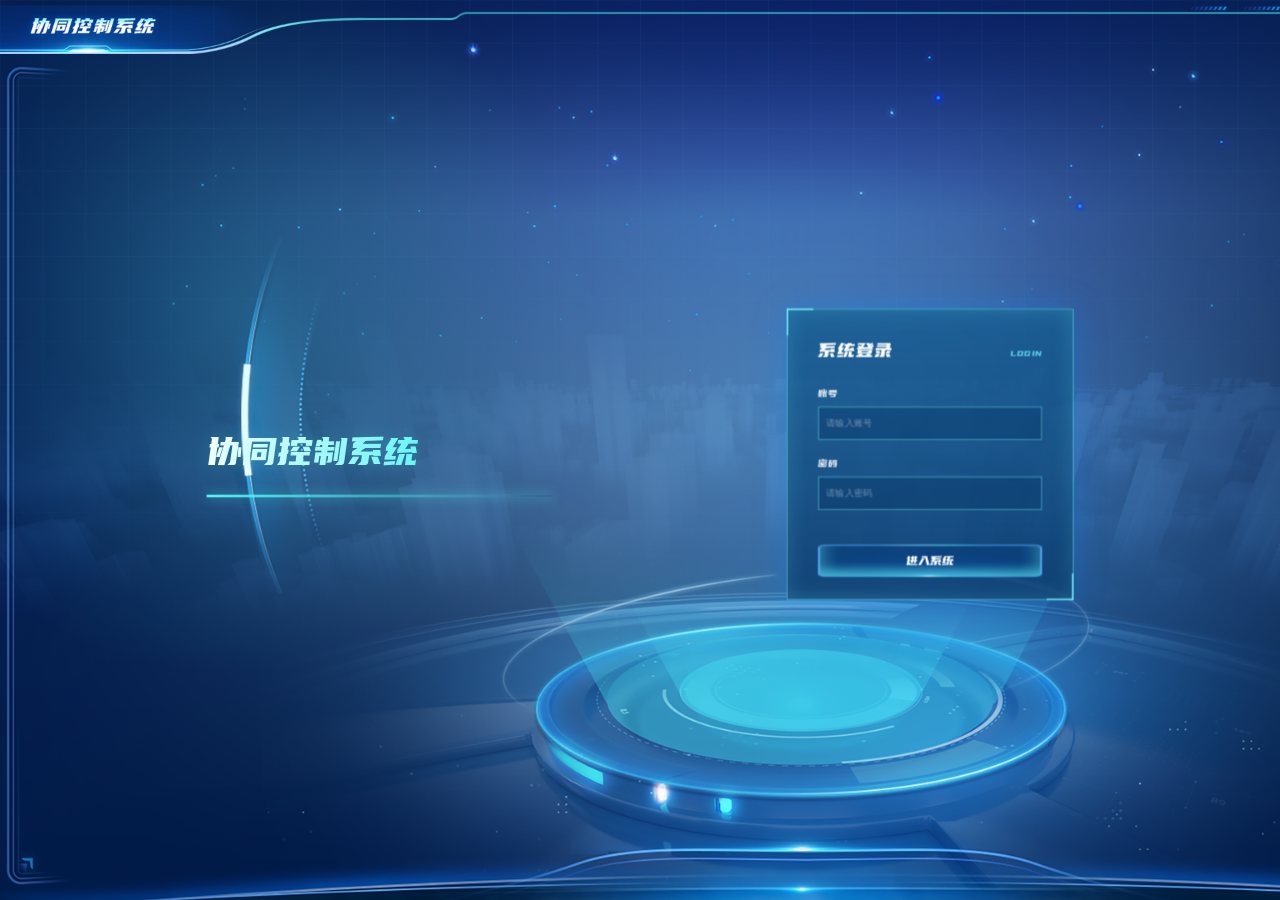
<file: sdu-csawgk.html>
<!doctype html><html lang=""><head><meta charset="utf-8"><meta http-equiv="X-UA-Compatible" content="IE=edge"><meta name="viewport" content="width=device-width,initial-scale=1"><link rel="icon" href="/favicon.ico"><title>协同控制系统</title><script defer="defer" src="/js/chunk-vendors.db366a8a.js"></script><script defer="defer" src="/js/app.50662d4d.js"></script><link href="/css/chunk-vendors.50f10ee0.css" rel="stylesheet"><link href="/css/app.f7fe975a.css" rel="stylesheet"></head><body><noscript><strong>We're sorry but sdu-web-new doesn't work properly without JavaScript enabled. Please enable it to continue.</strong></noscript><div id="app"></div></body></html>
</file>
<file: css/chunk-vendors.50f10ee0.css>
@charset "UTF-8";:root{--el-color-white:#fff;--el-color-black:#000;--el-color-primary-rgb:64,158,255;--el-color-success-rgb:103,194,58;--el-color-warning-rgb:230,162,60;--el-color-danger-rgb:245,108,108;--el-color-error-rgb:245,108,108;--el-color-info-rgb:144,147,153;--el-font-size-extra-large:20px;--el-font-size-large:18px;--el-font-size-medium:16px;--el-font-size-base:14px;--el-font-size-small:13px;--el-font-size-extra-small:12px;--el-font-family:"Helvetica Neue",Helvetica,"PingFang SC","Hiragino Sans GB","Microsoft YaHei","微软雅黑",Arial,sans-serif;--el-font-weight-primary:500;--el-font-line-height-primary:24px;--el-index-normal:1;--el-index-top:1000;--el-index-popper:2000;--el-border-radius-base:4px;--el-border-radius-small:2px;--el-border-radius-round:20px;--el-border-radius-circle:100%;--el-transition-duration:0.3s;--el-transition-duration-fast:0.2s;--el-transition-function-ease-in-out-bezier:cubic-bezier(0.645,0.045,0.355,1);--el-transition-function-fast-bezier:cubic-bezier(0.23,1,0.32,1);--el-transition-all:all var(--el-transition-duration) var(--el-transition-function-ease-in-out-bezier);--el-transition-fade:opacity var(--el-transition-duration) var(--el-transition-function-fast-bezier);--el-transition-md-fade:transform var(--el-transition-duration) var(--el-transition-function-fast-bezier),opacity var(--el-transition-duration) var(--el-transition-function-fast-bezier);--el-transition-fade-linear:opacity var(--el-transition-duration-fast) linear;--el-transition-border:border-color var(--el-transition-duration-fast) var(--el-transition-function-ease-in-out-bezier);--el-transition-box-shadow:box-shadow var(--el-transition-duration-fast) var(--el-transition-function-ease-in-out-bezier);--el-transition-color:color var(--el-transition-duration-fast) var(--el-transition-function-ease-in-out-bezier);--el-component-size-large:40px;--el-component-size:32px;--el-component-size-small:24px;color-scheme:light;--el-color-primary:#409eff;--el-color-primary-light-3:#79bbff;--el-color-primary-light-5:#a0cfff;--el-color-primary-light-7:#c6e2ff;--el-color-primary-light-8:#d9ecff;--el-color-primary-light-9:#ecf5ff;--el-color-primary-dark-2:#337ecc;--el-color-success:#67c23a;--el-color-success-light-3:#95d475;--el-color-success-light-5:#b3e19d;--el-color-success-light-7:#d1edc4;--el-color-success-light-8:#e1f3d8;--el-color-success-light-9:#f0f9eb;--el-color-success-dark-2:#529b2e;--el-color-warning:#e6a23c;--el-color-warning-light-3:#eebe77;--el-color-warning-light-5:#f3d19e;--el-color-warning-light-7:#f8e3c5;--el-color-warning-light-8:#faecd8;--el-color-warning-light-9:#fdf6ec;--el-color-warning-dark-2:#b88230;--el-color-danger:#f56c6c;--el-color-danger-light-3:#f89898;--el-color-danger-light-5:#fab6b6;--el-color-danger-light-7:#fcd3d3;--el-color-danger-light-8:#fde2e2;--el-color-danger-light-9:#fef0f0;--el-color-danger-dark-2:#c45656;--el-color-error:#f56c6c;--el-color-error-light-3:#f89898;--el-color-error-light-5:#fab6b6;--el-color-error-light-7:#fcd3d3;--el-color-error-light-8:#fde2e2;--el-color-error-light-9:#fef0f0;--el-color-error-dark-2:#c45656;--el-color-info:#909399;--el-color-info-light-3:#b1b3b8;--el-color-info-light-5:#c8c9cc;--el-color-info-light-7:#dedfe0;--el-color-info-light-8:#e9e9eb;--el-color-info-light-9:#f4f4f5;--el-color-info-dark-2:#73767a;--el-bg-color:#fff;--el-bg-color-page:#f2f3f5;--el-bg-color-overlay:#fff;--el-text-color-primary:#303133;--el-text-color-regular:#606266;--el-text-color-secondary:#909399;--el-text-color-placeholder:#a8abb2;--el-text-color-disabled:#c0c4cc;--el-border-color:#dcdfe6;--el-border-color-light:#e4e7ed;--el-border-color-lighter:#ebeef5;--el-border-color-extra-light:#f2f6fc;--el-border-color-dark:#d4d7de;--el-border-color-darker:#cdd0d6;--el-fill-color:#f0f2f5;--el-fill-color-light:#f5f7fa;--el-fill-color-lighter:#fafafa;--el-fill-color-extra-light:#fafcff;--el-fill-color-dark:#ebedf0;--el-fill-color-darker:#e6e8eb;--el-fill-color-blank:#fff;--el-box-shadow:0px 12px 32px 4px rgba(0,0,0,.04),0px 8px 20px rgba(0,0,0,.08);--el-box-shadow-light:0px 0px 12px rgba(0,0,0,.12);--el-box-shadow-lighter:0px 0px 6px rgba(0,0,0,.12);--el-box-shadow-dark:0px 16px 48px 16px rgba(0,0,0,.08),0px 12px 32px rgba(0,0,0,.12),0px 8px 16px -8px rgba(0,0,0,.16);--el-disabled-bg-color:var(--el-fill-color-light);--el-disabled-text-color:var(--el-text-color-placeholder);--el-disabled-border-color:var(--el-border-color-light);--el-overlay-color:rgba(0,0,0,.8);--el-overlay-color-light:rgba(0,0,0,.7);--el-overlay-color-lighter:rgba(0,0,0,.5);--el-mask-color:hsla(0,0%,100%,.9);--el-mask-color-extra-light:hsla(0,0%,100%,.3);--el-border-width:1px;--el-border-style:solid;--el-border-color-hover:var(--el-text-color-disabled);--el-border:var(--el-border-width) var(--el-border-style) var(--el-border-color);--el-svg-monochrome-grey:var(--el-border-color)}.fade-in-linear-enter-active,.fade-in-linear-leave-active{transition:var(--el-transition-fade-linear)}.fade-in-linear-enter-from,.fade-in-linear-leave-to{opacity:0}.el-fade-in-linear-enter-active,.el-fade-in-linear-leave-active{transition:var(--el-transition-fade-linear)}.el-fade-in-linear-enter-from,.el-fade-in-linear-leave-to{opacity:0}.el-fade-in-enter-active,.el-fade-in-leave-active{transition:all var(--el-transition-duration) cubic-bezier(.55,0,.1,1)}.el-fade-in-enter-from,.el-fade-in-leave-active{opacity:0}.el-zoom-in-center-enter-active,.el-zoom-in-center-leave-active{transition:all var(--el-transition-duration) cubic-bezier(.55,0,.1,1)}.el-zoom-in-center-enter-from,.el-zoom-in-center-leave-active{opacity:0;transform:scaleX(0)}.el-zoom-in-top-enter-active,.el-zoom-in-top-leave-active{opacity:1;transform:scaleY(1);transform-origin:center top;transition:var(--el-transition-md-fade)}.el-zoom-in-top-enter-active[data-popper-placement^=top],.el-zoom-in-top-leave-active[data-popper-placement^=top]{transform-origin:center bottom}.el-zoom-in-top-enter-from,.el-zoom-in-top-leave-active{opacity:0;transform:scaleY(0)}.el-zoom-in-bottom-enter-active,.el-zoom-in-bottom-leave-active{opacity:1;transform:scaleY(1);transform-origin:center bottom;transition:var(--el-transition-md-fade)}.el-zoom-in-bottom-enter-from,.el-zoom-in-bottom-leave-active{opacity:0;transform:scaleY(0)}.el-zoom-in-left-enter-active,.el-zoom-in-left-leave-active{opacity:1;transform:scale(1);transform-origin:top left;transition:var(--el-transition-md-fade)}.el-zoom-in-left-enter-from,.el-zoom-in-left-leave-active{opacity:0;transform:scale(.45)}.collapse-transition{transition:var(--el-transition-duration) height ease-in-out,var(--el-transition-duration) padding-top ease-in-out,var(--el-transition-duration) padding-bottom ease-in-out}.el-collapse-transition-enter-active,.el-collapse-transition-leave-active{transition:var(--el-transition-duration) max-height ease-in-out,var(--el-transition-duration) padding-top ease-in-out,var(--el-transition-duration) padding-bottom ease-in-out}.horizontal-collapse-transition{transition:var(--el-transition-duration) width ease-in-out,var(--el-transition-duration) padding-left ease-in-out,var(--el-transition-duration) padding-right ease-in-out}.el-list-enter-active,.el-list-leave-active{transition:all 1s}.el-list-enter-from,.el-list-leave-to{opacity:0;transform:translateY(-30px)}.el-list-leave-active{position:absolute!important}.el-opacity-transition{transition:opacity var(--el-transition-duration) cubic-bezier(.55,0,.1,1)}.el-icon--right{margin-left:5px}.el-icon--left{margin-right:5px}@keyframes rotating{0%{transform:rotate(0deg)}to{transform:rotate(1turn)}}.el-icon{--color:inherit;align-items:center;display:inline-flex;height:1em;justify-content:center;line-height:1em;position:relative;width:1em;fill:currentColor;color:var(--color);font-size:inherit}.el-icon.is-loading{animation:rotating 2s linear infinite}.el-icon svg{height:1em;width:1em}.el-affix--fixed{position:fixed}.el-alert{--el-alert-padding:8px 16px;--el-alert-border-radius-base:var(--el-border-radius-base);--el-alert-title-font-size:14px;--el-alert-title-with-description-font-size:16px;--el-alert-description-font-size:14px;--el-alert-close-font-size:16px;--el-alert-close-customed-font-size:14px;--el-alert-icon-size:16px;--el-alert-icon-large-size:28px;align-items:center;background-color:var(--el-color-white);border-radius:var(--el-alert-border-radius-base);box-sizing:border-box;display:flex;margin:0;opacity:1;overflow:hidden;padding:var(--el-alert-padding);position:relative;transition:opacity var(--el-transition-duration-fast);width:100%}.el-alert.is-light .el-alert__close-btn{color:var(--el-text-color-placeholder)}.el-alert.is-dark .el-alert__close-btn,.el-alert.is-dark .el-alert__description{color:var(--el-color-white)}.el-alert.is-center{justify-content:center}.el-alert--primary{--el-alert-bg-color:var(--el-color-primary-light-9)}.el-alert--primary.is-light{background-color:var(--el-alert-bg-color)}.el-alert--primary.is-light,.el-alert--primary.is-light .el-alert__description{color:var(--el-color-primary)}.el-alert--primary.is-dark{background-color:var(--el-color-primary);color:var(--el-color-white)}.el-alert--success{--el-alert-bg-color:var(--el-color-success-light-9)}.el-alert--success.is-light{background-color:var(--el-alert-bg-color)}.el-alert--success.is-light,.el-alert--success.is-light .el-alert__description{color:var(--el-color-success)}.el-alert--success.is-dark{background-color:var(--el-color-success);color:var(--el-color-white)}.el-alert--info{--el-alert-bg-color:var(--el-color-info-light-9)}.el-alert--info.is-light{background-color:var(--el-alert-bg-color)}.el-alert--info.is-light,.el-alert--info.is-light .el-alert__description{color:var(--el-color-info)}.el-alert--info.is-dark{background-color:var(--el-color-info);color:var(--el-color-white)}.el-alert--warning{--el-alert-bg-color:var(--el-color-warning-light-9)}.el-alert--warning.is-light{background-color:var(--el-alert-bg-color)}.el-alert--warning.is-light,.el-alert--warning.is-light .el-alert__description{color:var(--el-color-warning)}.el-alert--warning.is-dark{background-color:var(--el-color-warning);color:var(--el-color-white)}.el-alert--error{--el-alert-bg-color:var(--el-color-error-light-9)}.el-alert--error.is-light{background-color:var(--el-alert-bg-color)}.el-alert--error.is-light,.el-alert--error.is-light .el-alert__description{color:var(--el-color-error)}.el-alert--error.is-dark{background-color:var(--el-color-error);color:var(--el-color-white)}.el-alert__content{display:flex;flex-direction:column;gap:4px}.el-alert .el-alert__icon{font-size:var(--el-alert-icon-size);margin-right:8px;width:var(--el-alert-icon-size)}.el-alert .el-alert__icon.is-big{font-size:var(--el-alert-icon-large-size);margin-right:12px;width:var(--el-alert-icon-large-size)}.el-alert__title{font-size:var(--el-alert-title-font-size);line-height:24px}.el-alert__title.with-description{font-size:var(--el-alert-title-with-description-font-size)}.el-alert .el-alert__description{font-size:var(--el-alert-description-font-size);margin:0}.el-alert .el-alert__close-btn{cursor:pointer;font-size:var(--el-alert-close-font-size);opacity:1;position:absolute;right:16px;top:12px}.el-alert .el-alert__close-btn.is-customed{font-size:var(--el-alert-close-customed-font-size);font-style:normal;line-height:24px;top:8px}.el-alert-fade-enter-from,.el-alert-fade-leave-active{opacity:0}.el-aside{box-sizing:border-box;flex-shrink:0;overflow:auto;width:var(--el-aside-width,300px)}.el-autocomplete{--el-input-text-color:var(--el-text-color-regular);--el-input-border:var(--el-border);--el-input-hover-border:var(--el-border-color-hover);--el-input-focus-border:var(--el-color-primary);--el-input-transparent-border:0 0 0 1px transparent inset;--el-input-border-color:var(--el-border-color);--el-input-border-radius:var(--el-border-radius-base);--el-input-bg-color:var(--el-fill-color-blank);--el-input-icon-color:var(--el-text-color-placeholder);--el-input-placeholder-color:var(--el-text-color-placeholder);--el-input-hover-border-color:var(--el-border-color-hover);--el-input-clear-hover-color:var(--el-text-color-secondary);--el-input-focus-border-color:var(--el-color-primary);--el-input-width:100%;display:inline-block;position:relative;width:var(--el-input-width)}.el-autocomplete__popper.el-popper{background:var(--el-bg-color-overlay);box-shadow:var(--el-box-shadow-light)}.el-autocomplete__popper.el-popper,.el-autocomplete__popper.el-popper .el-popper__arrow:before{border:1px solid var(--el-border-color-light)}.el-autocomplete__popper.el-popper[data-popper-placement^=top] .el-popper__arrow:before{border-left-color:transparent;border-top-color:transparent}.el-autocomplete__popper.el-popper[data-popper-placement^=bottom] .el-popper__arrow:before{border-bottom-color:transparent;border-right-color:transparent}.el-autocomplete__popper.el-popper[data-popper-placement^=left] .el-popper__arrow:before{border-bottom-color:transparent;border-left-color:transparent}.el-autocomplete__popper.el-popper[data-popper-placement^=right] .el-popper__arrow:before{border-right-color:transparent;border-top-color:transparent}.el-autocomplete-suggestion{border-radius:var(--el-border-radius-base);box-sizing:border-box}.el-autocomplete-suggestion__header{border-bottom:1px solid var(--el-border-color-lighter);padding:10px}.el-autocomplete-suggestion__footer{border-top:1px solid var(--el-border-color-lighter);padding:10px}.el-autocomplete-suggestion__wrap{box-sizing:border-box;max-height:280px;padding:10px 0}.el-autocomplete-suggestion__list{margin:0;padding:0}.el-autocomplete-suggestion li{color:var(--el-text-color-regular);cursor:pointer;font-size:var(--el-font-size-base);line-height:34px;list-style:none;margin:0;overflow:hidden;padding:0 20px;text-align:left;text-overflow:ellipsis;white-space:nowrap}.el-autocomplete-suggestion li.highlighted,.el-autocomplete-suggestion li:hover{background-color:var(--el-fill-color-light)}.el-autocomplete-suggestion li.divider{border-top:1px solid var(--el-color-black);margin-top:6px}.el-autocomplete-suggestion li.divider:last-child{margin-bottom:-6px}.el-autocomplete-suggestion.is-loading li{align-items:center;color:var(--el-text-color-secondary);cursor:default;display:flex;font-size:20px;height:100px;justify-content:center}.el-autocomplete-suggestion.is-loading li:hover{background-color:var(--el-bg-color-overlay)}.el-avatar{--el-avatar-text-color:var(--el-color-white);--el-avatar-bg-color:var(--el-text-color-disabled);--el-avatar-text-size:14px;--el-avatar-icon-size:18px;--el-avatar-border-radius:var(--el-border-radius-base);--el-avatar-size-large:56px;--el-avatar-size-small:24px;--el-avatar-size:40px;align-items:center;background:var(--el-avatar-bg-color);box-sizing:border-box;color:var(--el-avatar-text-color);display:inline-flex;font-size:var(--el-avatar-text-size);height:var(--el-avatar-size);justify-content:center;outline:none;overflow:hidden;text-align:center;width:var(--el-avatar-size)}.el-avatar>img{display:block;height:100%;width:100%}.el-avatar--circle{border-radius:50%}.el-avatar--square{border-radius:var(--el-avatar-border-radius)}.el-avatar--icon{font-size:var(--el-avatar-icon-size)}.el-avatar--small{--el-avatar-size:24px}.el-avatar--large{--el-avatar-size:56px}.el-backtop{--el-backtop-bg-color:var(--el-bg-color-overlay);--el-backtop-text-color:var(--el-color-primary);--el-backtop-hover-bg-color:var(--el-border-color-extra-light);align-items:center;background-color:var(--el-backtop-bg-color);border-radius:50%;box-shadow:var(--el-box-shadow-lighter);color:var(--el-backtop-text-color);cursor:pointer;display:flex;font-size:20px;height:40px;justify-content:center;position:fixed;width:40px;z-index:5}.el-backtop:hover{background-color:var(--el-backtop-hover-bg-color)}.el-backtop__icon{font-size:20px}.el-badge{--el-badge-bg-color:var(--el-color-danger);--el-badge-radius:10px;--el-badge-font-size:12px;--el-badge-padding:6px;--el-badge-size:18px;display:inline-block;position:relative;vertical-align:middle;width:fit-content}.el-badge__content{align-items:center;background-color:var(--el-badge-bg-color);border:1px solid var(--el-bg-color);border-radius:var(--el-badge-radius);color:var(--el-color-white);display:inline-flex;font-size:var(--el-badge-font-size);height:var(--el-badge-size);justify-content:center;padding:0 var(--el-badge-padding);white-space:nowrap}.el-badge__content.is-fixed{position:absolute;right:calc(1px + var(--el-badge-size)/2);top:0;transform:translateY(-50%) translateX(100%);z-index:var(--el-index-normal)}.el-badge__content.is-fixed.is-dot{right:5px}.el-badge__content.is-dot{border-radius:50%;height:8px;padding:0;right:0;width:8px}.el-badge__content.is-hide-zero{display:none}.el-badge__content--primary{background-color:var(--el-color-primary)}.el-badge__content--success{background-color:var(--el-color-success)}.el-badge__content--warning{background-color:var(--el-color-warning)}.el-badge__content--info{background-color:var(--el-color-info)}.el-badge__content--danger{background-color:var(--el-color-danger)}.el-breadcrumb{font-size:14px;line-height:1}.el-breadcrumb:after,.el-breadcrumb:before{content:"";display:table}.el-breadcrumb:after{clear:both}.el-breadcrumb__separator{color:var(--el-text-color-placeholder);font-weight:700;margin:0 9px}.el-breadcrumb__separator.el-icon{font-weight:400;margin:0 6px}.el-breadcrumb__separator.el-icon svg{vertical-align:middle}.el-breadcrumb__item{align-items:center;display:inline-flex;float:left}.el-breadcrumb__inner{color:var(--el-text-color-regular)}.el-breadcrumb__inner a,.el-breadcrumb__inner.is-link{color:var(--el-text-color-primary);font-weight:700;text-decoration:none;transition:var(--el-transition-color)}.el-breadcrumb__inner a:hover,.el-breadcrumb__inner.is-link:hover{color:var(--el-color-primary);cursor:pointer}.el-breadcrumb__item:last-child .el-breadcrumb__inner,.el-breadcrumb__item:last-child .el-breadcrumb__inner a,.el-breadcrumb__item:last-child .el-breadcrumb__inner a:hover,.el-breadcrumb__item:last-child .el-breadcrumb__inner:hover{color:var(--el-text-color-regular);cursor:text;font-weight:400}.el-breadcrumb__item:last-child .el-breadcrumb__separator{display:none}.el-button-group>.el-button+.el-button{margin-left:0}.el-button-group>.el-button:first-child:last-child{border-bottom-left-radius:var(--el-border-radius-base);border-bottom-right-radius:var(--el-border-radius-base);border-top-left-radius:var(--el-border-radius-base);border-top-right-radius:var(--el-border-radius-base)}.el-button-group>.el-button:first-child:last-child.is-round{border-radius:var(--el-border-radius-round)}.el-button-group>.el-button:first-child:last-child.is-circle{border-radius:50%}.el-button-group>.el-button:not(:first-child):not(:last-child){border-radius:0}.el-button-group>.el-button.is-active,.el-button-group>.el-button:active,.el-button-group>.el-button:focus,.el-button-group>.el-button:hover{z-index:1}.el-button-group--horizontal{display:inline-block;vertical-align:middle}.el-button-group--horizontal:after,.el-button-group--horizontal:before{content:"";display:table}.el-button-group--horizontal:after{clear:both}.el-button-group--horizontal>.el-button{float:left;position:relative}.el-button-group--horizontal>.el-button:first-child{border-bottom-right-radius:0;border-top-right-radius:0}.el-button-group--horizontal>.el-button:last-child{border-bottom-left-radius:0;border-top-left-radius:0}.el-button-group--horizontal>.el-button:not(:last-child){margin-right:-1px}.el-button-group--horizontal .el-button--primary:first-child{border-right-color:var(--el-button-divide-border-color)}.el-button-group--horizontal .el-button--primary:last-child{border-left-color:var(--el-button-divide-border-color)}.el-button-group--horizontal .el-button--primary:not(:first-child):not(:last-child){border-left-color:var(--el-button-divide-border-color);border-right-color:var(--el-button-divide-border-color)}.el-button-group--horizontal .el-button--success:first-child{border-right-color:var(--el-button-divide-border-color)}.el-button-group--horizontal .el-button--success:last-child{border-left-color:var(--el-button-divide-border-color)}.el-button-group--horizontal .el-button--success:not(:first-child):not(:last-child){border-left-color:var(--el-button-divide-border-color);border-right-color:var(--el-button-divide-border-color)}.el-button-group--horizontal .el-button--warning:first-child{border-right-color:var(--el-button-divide-border-color)}.el-button-group--horizontal .el-button--warning:last-child{border-left-color:var(--el-button-divide-border-color)}.el-button-group--horizontal .el-button--warning:not(:first-child):not(:last-child){border-left-color:var(--el-button-divide-border-color);border-right-color:var(--el-button-divide-border-color)}.el-button-group--horizontal .el-button--danger:first-child{border-right-color:var(--el-button-divide-border-color)}.el-button-group--horizontal .el-button--danger:last-child{border-left-color:var(--el-button-divide-border-color)}.el-button-group--horizontal .el-button--danger:not(:first-child):not(:last-child){border-left-color:var(--el-button-divide-border-color);border-right-color:var(--el-button-divide-border-color)}.el-button-group--horizontal .el-button--info:first-child{border-right-color:var(--el-button-divide-border-color)}.el-button-group--horizontal .el-button--info:last-child{border-left-color:var(--el-button-divide-border-color)}.el-button-group--horizontal .el-button--info:not(:first-child):not(:last-child){border-left-color:var(--el-button-divide-border-color);border-right-color:var(--el-button-divide-border-color)}.el-button-group--horizontal>.el-dropdown>.el-button{border-bottom-left-radius:0;border-left-color:var(--el-button-divide-border-color);border-top-left-radius:0}.el-button-group--vertical{align-items:stretch;display:inline-flex;flex-direction:column}.el-button-group--vertical>.el-button{margin-top:-1px}.el-button-group--vertical>.el-button:first-child{border-bottom-left-radius:0;border-bottom-right-radius:0}.el-button-group--vertical>.el-button:last-child{border-top-left-radius:0;border-top-right-radius:0}.el-button-group--vertical>.el-dropdown{margin-top:-1px}.el-button-group--vertical>.el-dropdown>.el-button{border-left-color:var(--el-button-divide-border-color);border-top-left-radius:0;border-top-right-radius:0}.el-button-group--vertical .el-button--primary:first-child{border-bottom-color:var(--el-button-divide-border-color)}.el-button-group--vertical .el-button--primary:last-child{border-top-color:var(--el-button-divide-border-color)}.el-button-group--vertical .el-button--primary:not(:first-child):not(:last-child){border-bottom-color:var(--el-button-divide-border-color);border-top-color:var(--el-button-divide-border-color)}.el-button-group--vertical .el-button--success:first-child{border-bottom-color:var(--el-button-divide-border-color)}.el-button-group--vertical .el-button--success:last-child{border-top-color:var(--el-button-divide-border-color)}.el-button-group--vertical .el-button--success:not(:first-child):not(:last-child){border-bottom-color:var(--el-button-divide-border-color);border-top-color:var(--el-button-divide-border-color)}.el-button-group--vertical .el-button--warning:first-child{border-bottom-color:var(--el-button-divide-border-color)}.el-button-group--vertical .el-button--warning:last-child{border-top-color:var(--el-button-divide-border-color)}.el-button-group--vertical .el-button--warning:not(:first-child):not(:last-child){border-bottom-color:var(--el-button-divide-border-color);border-top-color:var(--el-button-divide-border-color)}.el-button-group--vertical .el-button--danger:first-child{border-bottom-color:var(--el-button-divide-border-color)}.el-button-group--vertical .el-button--danger:last-child{border-top-color:var(--el-button-divide-border-color)}.el-button-group--vertical .el-button--danger:not(:first-child):not(:last-child){border-bottom-color:var(--el-button-divide-border-color);border-top-color:var(--el-button-divide-border-color)}.el-button-group--vertical .el-button--info:first-child{border-bottom-color:var(--el-button-divide-border-color)}.el-button-group--vertical .el-button--info:last-child{border-top-color:var(--el-button-divide-border-color)}.el-button-group--vertical .el-button--info:not(:first-child):not(:last-child){border-bottom-color:var(--el-button-divide-border-color);border-top-color:var(--el-button-divide-border-color)}.el-button{--el-button-font-weight:var(--el-font-weight-primary);--el-button-border-color:var(--el-border-color);--el-button-bg-color:var(--el-fill-color-blank);--el-button-text-color:var(--el-text-color-regular);--el-button-disabled-text-color:var(--el-disabled-text-color);--el-button-disabled-bg-color:var(--el-fill-color-blank);--el-button-disabled-border-color:var(--el-border-color-light);--el-button-divide-border-color:hsla(0,0%,100%,.5);--el-button-hover-text-color:var(--el-color-primary);--el-button-hover-bg-color:var(--el-color-primary-light-9);--el-button-hover-border-color:var(--el-color-primary-light-7);--el-button-active-text-color:var(--el-button-hover-text-color);--el-button-active-border-color:var(--el-color-primary);--el-button-active-bg-color:var(--el-button-hover-bg-color);--el-button-outline-color:var(--el-color-primary-light-5);--el-button-hover-link-text-color:var(--el-text-color-secondary);--el-button-active-color:var(--el-text-color-primary);align-items:center;-webkit-appearance:none;background-color:var(--el-button-bg-color);border:var(--el-border);border-color:var(--el-button-border-color);box-sizing:border-box;color:var(--el-button-text-color);cursor:pointer;display:inline-flex;font-weight:var(--el-button-font-weight);height:32px;justify-content:center;line-height:1;outline:none;text-align:center;transition:.1s;-webkit-user-select:none;user-select:none;vertical-align:middle;white-space:nowrap}.el-button:hover{background-color:var(--el-button-hover-bg-color);border-color:var(--el-button-hover-border-color);color:var(--el-button-hover-text-color);outline:none}.el-button:active{background-color:var(--el-button-active-bg-color);border-color:var(--el-button-active-border-color);color:var(--el-button-active-text-color);outline:none}.el-button:focus-visible{outline:2px solid var(--el-button-outline-color);outline-offset:1px;transition:outline-offset 0s,outline 0s}.el-button>span{align-items:center;display:inline-flex}.el-button+.el-button{margin-left:12px}.el-button{border-radius:var(--el-border-radius-base);font-size:var(--el-font-size-base)}.el-button,.el-button.is-round{padding:8px 15px}.el-button::-moz-focus-inner{border:0}.el-button [class*=el-icon]+span{margin-left:6px}.el-button [class*=el-icon] svg{vertical-align:bottom}.el-button.is-plain{--el-button-hover-text-color:var(--el-color-primary);--el-button-hover-bg-color:var(--el-fill-color-blank);--el-button-hover-border-color:var(--el-color-primary)}.el-button.is-active{background-color:var(--el-button-active-bg-color);border-color:var(--el-button-active-border-color);color:var(--el-button-active-text-color);outline:none}.el-button.is-disabled,.el-button.is-disabled:hover{background-color:var(--el-button-disabled-bg-color);background-image:none;border-color:var(--el-button-disabled-border-color);color:var(--el-button-disabled-text-color);cursor:not-allowed}.el-button.is-loading{pointer-events:none;position:relative}.el-button.is-loading:before{background-color:var(--el-mask-color-extra-light);border-radius:inherit;bottom:-1px;content:"";left:-1px;pointer-events:none;position:absolute;right:-1px;top:-1px;z-index:1}.el-button.is-round{border-radius:var(--el-border-radius-round)}.el-button.is-circle{border-radius:50%;padding:8px;width:32px}.el-button.is-text{background-color:transparent;border:0 solid transparent;color:var(--el-button-text-color)}.el-button.is-text.is-disabled{background-color:transparent!important;color:var(--el-button-disabled-text-color)}.el-button.is-text:not(.is-disabled):hover{background-color:var(--el-fill-color-light)}.el-button.is-text:not(.is-disabled):focus-visible{outline:2px solid var(--el-button-outline-color);outline-offset:1px;transition:outline-offset 0s,outline 0s}.el-button.is-text:not(.is-disabled):active{background-color:var(--el-fill-color)}.el-button.is-text:not(.is-disabled).is-has-bg{background-color:var(--el-fill-color-light)}.el-button.is-text:not(.is-disabled).is-has-bg:hover{background-color:var(--el-fill-color)}.el-button.is-text:not(.is-disabled).is-has-bg:active{background-color:var(--el-fill-color-dark)}.el-button__text--expand{letter-spacing:.3em;margin-right:-.3em}.el-button.is-link{background:transparent;border-color:transparent;color:var(--el-button-text-color);height:auto;padding:2px}.el-button.is-link:hover{color:var(--el-button-hover-link-text-color)}.el-button.is-link.is-disabled{background-color:transparent!important;border-color:transparent!important;color:var(--el-button-disabled-text-color)}.el-button.is-link:not(.is-disabled):active,.el-button.is-link:not(.is-disabled):hover{background-color:transparent;border-color:transparent}.el-button.is-link:not(.is-disabled):active{color:var(--el-button-active-color)}.el-button--text{background:transparent;border-color:transparent;color:var(--el-color-primary);padding-left:0;padding-right:0}.el-button--text.is-disabled{background-color:transparent!important;border-color:transparent!important;color:var(--el-button-disabled-text-color)}.el-button--text:not(.is-disabled):hover{background-color:transparent;border-color:transparent;color:var(--el-color-primary-light-3)}.el-button--text:not(.is-disabled):active{background-color:transparent;border-color:transparent;color:var(--el-color-primary-dark-2)}.el-button__link--expand{letter-spacing:.3em;margin-right:-.3em}.el-button--primary{--el-button-text-color:var(--el-color-white);--el-button-bg-color:var(--el-color-primary);--el-button-border-color:var(--el-color-primary);--el-button-outline-color:var(--el-color-primary-light-5);--el-button-active-color:var(--el-color-primary-dark-2);--el-button-hover-text-color:var(--el-color-white);--el-button-hover-link-text-color:var(--el-color-primary-light-5);--el-button-hover-bg-color:var(--el-color-primary-light-3);--el-button-hover-border-color:var(--el-color-primary-light-3);--el-button-active-bg-color:var(--el-color-primary-dark-2);--el-button-active-border-color:var(--el-color-primary-dark-2);--el-button-disabled-text-color:var(--el-color-white);--el-button-disabled-bg-color:var(--el-color-primary-light-5);--el-button-disabled-border-color:var(--el-color-primary-light-5)}.el-button--primary.is-link,.el-button--primary.is-plain,.el-button--primary.is-text{--el-button-text-color:var(--el-color-primary);--el-button-bg-color:var(--el-color-primary-light-9);--el-button-border-color:var(--el-color-primary-light-5);--el-button-hover-text-color:var(--el-color-white);--el-button-hover-bg-color:var(--el-color-primary);--el-button-hover-border-color:var(--el-color-primary);--el-button-active-text-color:var(--el-color-white)}.el-button--primary.is-link.is-disabled,.el-button--primary.is-link.is-disabled:active,.el-button--primary.is-link.is-disabled:focus,.el-button--primary.is-link.is-disabled:hover,.el-button--primary.is-plain.is-disabled,.el-button--primary.is-plain.is-disabled:active,.el-button--primary.is-plain.is-disabled:focus,.el-button--primary.is-plain.is-disabled:hover,.el-button--primary.is-text.is-disabled,.el-button--primary.is-text.is-disabled:active,.el-button--primary.is-text.is-disabled:focus,.el-button--primary.is-text.is-disabled:hover{background-color:var(--el-color-primary-light-9);border-color:var(--el-color-primary-light-8);color:var(--el-color-primary-light-5)}.el-button--success{--el-button-text-color:var(--el-color-white);--el-button-bg-color:var(--el-color-success);--el-button-border-color:var(--el-color-success);--el-button-outline-color:var(--el-color-success-light-5);--el-button-active-color:var(--el-color-success-dark-2);--el-button-hover-text-color:var(--el-color-white);--el-button-hover-link-text-color:var(--el-color-success-light-5);--el-button-hover-bg-color:var(--el-color-success-light-3);--el-button-hover-border-color:var(--el-color-success-light-3);--el-button-active-bg-color:var(--el-color-success-dark-2);--el-button-active-border-color:var(--el-color-success-dark-2);--el-button-disabled-text-color:var(--el-color-white);--el-button-disabled-bg-color:var(--el-color-success-light-5);--el-button-disabled-border-color:var(--el-color-success-light-5)}.el-button--success.is-link,.el-button--success.is-plain,.el-button--success.is-text{--el-button-text-color:var(--el-color-success);--el-button-bg-color:var(--el-color-success-light-9);--el-button-border-color:var(--el-color-success-light-5);--el-button-hover-text-color:var(--el-color-white);--el-button-hover-bg-color:var(--el-color-success);--el-button-hover-border-color:var(--el-color-success);--el-button-active-text-color:var(--el-color-white)}.el-button--success.is-link.is-disabled,.el-button--success.is-link.is-disabled:active,.el-button--success.is-link.is-disabled:focus,.el-button--success.is-link.is-disabled:hover,.el-button--success.is-plain.is-disabled,.el-button--success.is-plain.is-disabled:active,.el-button--success.is-plain.is-disabled:focus,.el-button--success.is-plain.is-disabled:hover,.el-button--success.is-text.is-disabled,.el-button--success.is-text.is-disabled:active,.el-button--success.is-text.is-disabled:focus,.el-button--success.is-text.is-disabled:hover{background-color:var(--el-color-success-light-9);border-color:var(--el-color-success-light-8);color:var(--el-color-success-light-5)}.el-button--warning{--el-button-text-color:var(--el-color-white);--el-button-bg-color:var(--el-color-warning);--el-button-border-color:var(--el-color-warning);--el-button-outline-color:var(--el-color-warning-light-5);--el-button-active-color:var(--el-color-warning-dark-2);--el-button-hover-text-color:var(--el-color-white);--el-button-hover-link-text-color:var(--el-color-warning-light-5);--el-button-hover-bg-color:var(--el-color-warning-light-3);--el-button-hover-border-color:var(--el-color-warning-light-3);--el-button-active-bg-color:var(--el-color-warning-dark-2);--el-button-active-border-color:var(--el-color-warning-dark-2);--el-button-disabled-text-color:var(--el-color-white);--el-button-disabled-bg-color:var(--el-color-warning-light-5);--el-button-disabled-border-color:var(--el-color-warning-light-5)}.el-button--warning.is-link,.el-button--warning.is-plain,.el-button--warning.is-text{--el-button-text-color:var(--el-color-warning);--el-button-bg-color:var(--el-color-warning-light-9);--el-button-border-color:var(--el-color-warning-light-5);--el-button-hover-text-color:var(--el-color-white);--el-button-hover-bg-color:var(--el-color-warning);--el-button-hover-border-color:var(--el-color-warning);--el-button-active-text-color:var(--el-color-white)}.el-button--warning.is-link.is-disabled,.el-button--warning.is-link.is-disabled:active,.el-button--warning.is-link.is-disabled:focus,.el-button--warning.is-link.is-disabled:hover,.el-button--warning.is-plain.is-disabled,.el-button--warning.is-plain.is-disabled:active,.el-button--warning.is-plain.is-disabled:focus,.el-button--warning.is-plain.is-disabled:hover,.el-button--warning.is-text.is-disabled,.el-button--warning.is-text.is-disabled:active,.el-button--warning.is-text.is-disabled:focus,.el-button--warning.is-text.is-disabled:hover{background-color:var(--el-color-warning-light-9);border-color:var(--el-color-warning-light-8);color:var(--el-color-warning-light-5)}.el-button--danger{--el-button-text-color:var(--el-color-white);--el-button-bg-color:var(--el-color-danger);--el-button-border-color:var(--el-color-danger);--el-button-outline-color:var(--el-color-danger-light-5);--el-button-active-color:var(--el-color-danger-dark-2);--el-button-hover-text-color:var(--el-color-white);--el-button-hover-link-text-color:var(--el-color-danger-light-5);--el-button-hover-bg-color:var(--el-color-danger-light-3);--el-button-hover-border-color:var(--el-color-danger-light-3);--el-button-active-bg-color:var(--el-color-danger-dark-2);--el-button-active-border-color:var(--el-color-danger-dark-2);--el-button-disabled-text-color:var(--el-color-white);--el-button-disabled-bg-color:var(--el-color-danger-light-5);--el-button-disabled-border-color:var(--el-color-danger-light-5)}.el-button--danger.is-link,.el-button--danger.is-plain,.el-button--danger.is-text{--el-button-text-color:var(--el-color-danger);--el-button-bg-color:var(--el-color-danger-light-9);--el-button-border-color:var(--el-color-danger-light-5);--el-button-hover-text-color:var(--el-color-white);--el-button-hover-bg-color:var(--el-color-danger);--el-button-hover-border-color:var(--el-color-danger);--el-button-active-text-color:var(--el-color-white)}.el-button--danger.is-link.is-disabled,.el-button--danger.is-link.is-disabled:active,.el-button--danger.is-link.is-disabled:focus,.el-button--danger.is-link.is-disabled:hover,.el-button--danger.is-plain.is-disabled,.el-button--danger.is-plain.is-disabled:active,.el-button--danger.is-plain.is-disabled:focus,.el-button--danger.is-plain.is-disabled:hover,.el-button--danger.is-text.is-disabled,.el-button--danger.is-text.is-disabled:active,.el-button--danger.is-text.is-disabled:focus,.el-button--danger.is-text.is-disabled:hover{background-color:var(--el-color-danger-light-9);border-color:var(--el-color-danger-light-8);color:var(--el-color-danger-light-5)}.el-button--info{--el-button-text-color:var(--el-color-white);--el-button-bg-color:var(--el-color-info);--el-button-border-color:var(--el-color-info);--el-button-outline-color:var(--el-color-info-light-5);--el-button-active-color:var(--el-color-info-dark-2);--el-button-hover-text-color:var(--el-color-white);--el-button-hover-link-text-color:var(--el-color-info-light-5);--el-button-hover-bg-color:var(--el-color-info-light-3);--el-button-hover-border-color:var(--el-color-info-light-3);--el-button-active-bg-color:var(--el-color-info-dark-2);--el-button-active-border-color:var(--el-color-info-dark-2);--el-button-disabled-text-color:var(--el-color-white);--el-button-disabled-bg-color:var(--el-color-info-light-5);--el-button-disabled-border-color:var(--el-color-info-light-5)}.el-button--info.is-link,.el-button--info.is-plain,.el-button--info.is-text{--el-button-text-color:var(--el-color-info);--el-button-bg-color:var(--el-color-info-light-9);--el-button-border-color:var(--el-color-info-light-5);--el-button-hover-text-color:var(--el-color-white);--el-button-hover-bg-color:var(--el-color-info);--el-button-hover-border-color:var(--el-color-info);--el-button-active-text-color:var(--el-color-white)}.el-button--info.is-link.is-disabled,.el-button--info.is-link.is-disabled:active,.el-button--info.is-link.is-disabled:focus,.el-button--info.is-link.is-disabled:hover,.el-button--info.is-plain.is-disabled,.el-button--info.is-plain.is-disabled:active,.el-button--info.is-plain.is-disabled:focus,.el-button--info.is-plain.is-disabled:hover,.el-button--info.is-text.is-disabled,.el-button--info.is-text.is-disabled:active,.el-button--info.is-text.is-disabled:focus,.el-button--info.is-text.is-disabled:hover{background-color:var(--el-color-info-light-9);border-color:var(--el-color-info-light-8);color:var(--el-color-info-light-5)}.el-button--large{--el-button-size:40px;height:var(--el-button-size)}.el-button--large [class*=el-icon]+span{margin-left:8px}.el-button--large{border-radius:var(--el-border-radius-base);font-size:var(--el-font-size-base);padding:12px 19px}.el-button--large.is-round{padding:12px 19px}.el-button--large.is-circle{padding:12px;width:var(--el-button-size)}.el-button--small{--el-button-size:24px;height:var(--el-button-size)}.el-button--small [class*=el-icon]+span{margin-left:4px}.el-button--small{border-radius:calc(var(--el-border-radius-base) - 1px);font-size:12px;padding:5px 11px}.el-button--small.is-round{padding:5px 11px}.el-button--small.is-circle{padding:5px;width:var(--el-button-size)}.el-calendar{--el-calendar-border:var(--el-table-border,1px solid var(--el-border-color-lighter));--el-calendar-header-border-bottom:var(--el-calendar-border);--el-calendar-selected-bg-color:var(--el-color-primary-light-9);--el-calendar-cell-width:85px;background-color:var(--el-fill-color-blank)}.el-calendar__header{border-bottom:var(--el-calendar-header-border-bottom);display:flex;justify-content:space-between;padding:12px 20px}.el-calendar__title{align-self:center;color:var(--el-text-color)}.el-calendar__body{padding:12px 20px 35px}.el-calendar-table{table-layout:fixed;width:100%}.el-calendar-table thead th{color:var(--el-text-color-regular);font-weight:400;padding:12px 0}.el-calendar-table:not(.is-range) td.next,.el-calendar-table:not(.is-range) td.prev{color:var(--el-text-color-placeholder)}.el-calendar-table td{border-bottom:var(--el-calendar-border);border-right:var(--el-calendar-border);transition:background-color var(--el-transition-duration-fast) ease;vertical-align:top}.el-calendar-table td.is-selected{background-color:var(--el-calendar-selected-bg-color)}.el-calendar-table td.is-today{color:var(--el-color-primary)}.el-calendar-table tr:first-child td{border-top:var(--el-calendar-border)}.el-calendar-table tr td:first-child{border-left:var(--el-calendar-border)}.el-calendar-table tr.el-calendar-table__row--hide-border td{border-top:none}.el-calendar-table .el-calendar-day{box-sizing:border-box;height:var(--el-calendar-cell-width);padding:8px}.el-calendar-table .el-calendar-day:hover{background-color:var(--el-calendar-selected-bg-color);cursor:pointer}.el-card{--el-card-border-color:var(--el-border-color-light);--el-card-border-radius:4px;--el-card-padding:20px;--el-card-bg-color:var(--el-fill-color-blank);background-color:var(--el-card-bg-color);border:1px solid var(--el-card-border-color);border-radius:var(--el-card-border-radius);color:var(--el-text-color-primary);display:flex;flex-direction:column;overflow:hidden;transition:var(--el-transition-duration)}.el-card.is-always-shadow,.el-card.is-hover-shadow:focus,.el-card.is-hover-shadow:hover{box-shadow:var(--el-box-shadow-light)}.el-card__header{border-bottom:1px solid var(--el-card-border-color);box-sizing:border-box;padding:calc(var(--el-card-padding) - 2px) var(--el-card-padding)}.el-card__body{flex:1;overflow:auto;padding:var(--el-card-padding)}.el-card__footer{border-top:1px solid var(--el-card-border-color);box-sizing:border-box;padding:calc(var(--el-card-padding) - 2px) var(--el-card-padding)}.el-carousel__item{display:inline-block;height:100%;left:0;overflow:hidden;position:absolute;top:0;width:100%}.el-carousel__item,.el-carousel__item.is-active{z-index:calc(var(--el-index-normal) - 1)}.el-carousel__item--card,.el-carousel__item.is-animating{transition:transform .4s ease-in-out}.el-carousel__item--card{width:50%}.el-carousel__item--card.is-in-stage{cursor:pointer;z-index:var(--el-index-normal)}.el-carousel__item--card.is-in-stage.is-hover .el-carousel__mask,.el-carousel__item--card.is-in-stage:hover .el-carousel__mask{opacity:.12}.el-carousel__item--card.is-active{z-index:calc(var(--el-index-normal) + 1)}.el-carousel__item--card-vertical{height:50%;width:100%}.el-carousel__mask{background-color:var(--el-color-white);height:100%;left:0;opacity:.24;position:absolute;top:0;transition:var(--el-transition-duration-fast);width:100%}.el-carousel{--el-carousel-arrow-font-size:12px;--el-carousel-arrow-size:36px;--el-carousel-arrow-background:rgba(31,45,61,.11);--el-carousel-arrow-hover-background:rgba(31,45,61,.23);--el-carousel-indicator-width:30px;--el-carousel-indicator-height:2px;--el-carousel-indicator-padding-horizontal:4px;--el-carousel-indicator-padding-vertical:12px;--el-carousel-indicator-out-color:var(--el-border-color-hover);position:relative}.el-carousel--horizontal,.el-carousel--vertical{overflow:hidden}.el-carousel__container{height:300px;position:relative}.el-carousel__arrow{align-items:center;background-color:var(--el-carousel-arrow-background);border:none;border-radius:50%;color:#fff;cursor:pointer;display:inline-flex;font-size:var(--el-carousel-arrow-font-size);height:var(--el-carousel-arrow-size);justify-content:center;margin:0;outline:none;padding:0;position:absolute;text-align:center;top:50%;transform:translateY(-50%);transition:var(--el-transition-duration);width:var(--el-carousel-arrow-size);z-index:10}.el-carousel__arrow--left{left:16px}.el-carousel__arrow--right{right:16px}.el-carousel__arrow:hover{background-color:var(--el-carousel-arrow-hover-background)}.el-carousel__arrow i{cursor:pointer}.el-carousel__indicators{list-style:none;margin:0;padding:0;position:absolute;z-index:calc(var(--el-index-normal) + 1)}.el-carousel__indicators--horizontal{bottom:0;left:50%;transform:translateX(-50%)}.el-carousel__indicators--vertical{right:0;top:50%;transform:translateY(-50%)}.el-carousel__indicators--outside{bottom:calc(var(--el-carousel-indicator-height) + var(--el-carousel-indicator-padding-vertical)*2);position:static;text-align:center;transform:none}.el-carousel__indicators--outside .el-carousel__indicator:hover button{opacity:.64}.el-carousel__indicators--outside button{background-color:var(--el-carousel-indicator-out-color);opacity:.24}.el-carousel__indicators--right{right:0}.el-carousel__indicators--labels{left:0;right:0;text-align:center;transform:none}.el-carousel__indicators--labels .el-carousel__button{color:#000;font-size:12px;height:auto;padding:2px 18px;width:auto}.el-carousel__indicators--labels .el-carousel__indicator{padding:6px 4px}.el-carousel__indicator{background-color:transparent;cursor:pointer}.el-carousel__indicator:hover button{opacity:.72}.el-carousel__indicator--horizontal{display:inline-block;padding:var(--el-carousel-indicator-padding-vertical) var(--el-carousel-indicator-padding-horizontal)}.el-carousel__indicator--vertical{padding:var(--el-carousel-indicator-padding-horizontal) var(--el-carousel-indicator-padding-vertical)}.el-carousel__indicator--vertical .el-carousel__button{height:calc(var(--el-carousel-indicator-width)/2);width:var(--el-carousel-indicator-height)}.el-carousel__indicator.is-active button{opacity:1}.el-carousel__button{background-color:#fff;border:none;cursor:pointer;display:block;height:var(--el-carousel-indicator-height);margin:0;opacity:.48;outline:none;padding:0;transition:var(--el-transition-duration);width:var(--el-carousel-indicator-width)}.carousel-arrow-left-enter-from,.carousel-arrow-left-leave-active{opacity:0;transform:translateY(-50%) translateX(-10px)}.carousel-arrow-right-enter-from,.carousel-arrow-right-leave-active{opacity:0;transform:translateY(-50%) translateX(10px)}.el-transitioning{filter:url(#elCarouselHorizontal)}.el-transitioning-vertical{filter:url(#elCarouselVertical)}.el-cascader-panel{--el-cascader-menu-text-color:var(--el-text-color-regular);--el-cascader-menu-selected-text-color:var(--el-color-primary);--el-cascader-menu-fill:var(--el-bg-color-overlay);--el-cascader-menu-font-size:var(--el-font-size-base);--el-cascader-menu-radius:var(--el-border-radius-base);--el-cascader-menu-border:solid 1px var(--el-border-color-light);--el-cascader-menu-shadow:var(--el-box-shadow-light);--el-cascader-node-background-hover:var(--el-fill-color-light);--el-cascader-node-color-disabled:var(--el-text-color-placeholder);--el-cascader-color-empty:var(--el-text-color-placeholder);--el-cascader-tag-background:var(--el-fill-color);border-radius:var(--el-cascader-menu-radius);display:flex;font-size:var(--el-cascader-menu-font-size);width:fit-content}.el-cascader-panel.is-bordered{border:var(--el-cascader-menu-border);border-radius:var(--el-cascader-menu-radius)}.el-cascader-menu{border-right:var(--el-cascader-menu-border);box-sizing:border-box;color:var(--el-cascader-menu-text-color);min-width:180px}.el-cascader-menu:last-child{border-right:none}.el-cascader-menu:last-child .el-cascader-node{padding-right:20px}.el-cascader-menu__wrap.el-scrollbar__wrap{height:204px}.el-cascader-menu__list{box-sizing:border-box;list-style:none;margin:0;min-height:100%;padding:6px 0;position:relative}.el-cascader-menu__hover-zone{height:100%;left:0;pointer-events:none;position:absolute;top:0;width:100%}.el-cascader-menu__empty-text{align-items:center;color:var(--el-cascader-color-empty);display:flex;left:50%;position:absolute;top:50%;transform:translate(-50%,-50%)}.el-cascader-menu__empty-text .is-loading{margin-right:2px}.el-cascader-node{align-items:center;display:flex;height:34px;line-height:34px;outline:none;padding:0 30px 0 20px;position:relative}.el-cascader-node.is-selectable.in-active-path{color:var(--el-cascader-menu-text-color)}.el-cascader-node.in-active-path,.el-cascader-node.is-active,.el-cascader-node.is-selectable.in-checked-path{color:var(--el-cascader-menu-selected-text-color);font-weight:700}.el-cascader-node:not(.is-disabled){cursor:pointer}.el-cascader-node:not(.is-disabled):focus,.el-cascader-node:not(.is-disabled):hover{background:var(--el-cascader-node-background-hover)}.el-cascader-node.is-disabled{color:var(--el-cascader-node-color-disabled);cursor:not-allowed}.el-cascader-node__prefix{left:10px;position:absolute}.el-cascader-node__postfix{position:absolute;right:10px}.el-cascader-node__label{flex:1;overflow:hidden;padding:0 8px;text-align:left;text-overflow:ellipsis;white-space:nowrap}.el-cascader-node>.el-checkbox,.el-cascader-node>.el-radio{margin-right:0}.el-cascader-node>.el-radio .el-radio__label{padding-left:0}.el-cascader{--el-cascader-menu-text-color:var(--el-text-color-regular);--el-cascader-menu-selected-text-color:var(--el-color-primary);--el-cascader-menu-fill:var(--el-bg-color-overlay);--el-cascader-menu-font-size:var(--el-font-size-base);--el-cascader-menu-radius:var(--el-border-radius-base);--el-cascader-menu-border:solid 1px var(--el-border-color-light);--el-cascader-menu-shadow:var(--el-box-shadow-light);--el-cascader-node-background-hover:var(--el-fill-color-light);--el-cascader-node-color-disabled:var(--el-text-color-placeholder);--el-cascader-color-empty:var(--el-text-color-placeholder);--el-cascader-tag-background:var(--el-fill-color);display:inline-block;font-size:var(--el-font-size-base);line-height:32px;outline:none;position:relative;vertical-align:middle}.el-cascader:not(.is-disabled):hover .el-input__wrapper{box-shadow:0 0 0 1px var(--el-input-hover-border-color) inset;cursor:pointer}.el-cascader .el-input{cursor:pointer;display:flex}.el-cascader .el-input .el-input__inner{text-overflow:ellipsis}.el-cascader .el-input .el-input__inner:read-only{cursor:pointer}.el-cascader .el-input .el-input__inner:disabled{cursor:not-allowed}.el-cascader .el-input .el-input__suffix-inner .el-icon svg{vertical-align:middle}.el-cascader .el-input .icon-arrow-down{font-size:14px;transition:transform var(--el-transition-duration)}.el-cascader .el-input .icon-arrow-down.is-reverse{transform:rotate(180deg)}.el-cascader .el-input .icon-circle-close:hover{color:var(--el-input-clear-hover-color,var(--el-text-color-secondary))}.el-cascader .el-input.is-focus .el-input__wrapper{box-shadow:0 0 0 1px var(--el-input-focus-border-color,var(--el-color-primary)) inset}.el-cascader--large{font-size:14px;line-height:40px}.el-cascader--large .el-cascader__tags{gap:6px;padding:8px}.el-cascader--large .el-cascader__search-input{height:24px;margin-left:7px}.el-cascader--small{font-size:12px;line-height:24px}.el-cascader--small .el-cascader__tags{gap:4px;padding:2px}.el-cascader--small .el-cascader__search-input{height:20px;margin-left:5px}.el-cascader.is-disabled .el-cascader__label{color:var(--el-disabled-text-color);z-index:calc(var(--el-index-normal) + 1)}.el-cascader__dropdown{--el-cascader-menu-text-color:var(--el-text-color-regular);--el-cascader-menu-selected-text-color:var(--el-color-primary);--el-cascader-menu-fill:var(--el-bg-color-overlay);--el-cascader-menu-font-size:var(--el-font-size-base);--el-cascader-menu-radius:var(--el-border-radius-base);--el-cascader-menu-border:solid 1px var(--el-border-color-light);--el-cascader-menu-shadow:var(--el-box-shadow-light);--el-cascader-node-background-hover:var(--el-fill-color-light);--el-cascader-node-color-disabled:var(--el-text-color-placeholder);--el-cascader-color-empty:var(--el-text-color-placeholder);--el-cascader-tag-background:var(--el-fill-color);border-radius:var(--el-cascader-menu-radius);font-size:var(--el-cascader-menu-font-size)}.el-cascader__dropdown.el-popper{background:var(--el-cascader-menu-fill)}.el-cascader__dropdown.el-popper,.el-cascader__dropdown.el-popper .el-popper__arrow:before{border:var(--el-cascader-menu-border)}.el-cascader__dropdown.el-popper[data-popper-placement^=top] .el-popper__arrow:before{border-left-color:transparent;border-top-color:transparent}.el-cascader__dropdown.el-popper[data-popper-placement^=bottom] .el-popper__arrow:before{border-bottom-color:transparent;border-right-color:transparent}.el-cascader__dropdown.el-popper[data-popper-placement^=left] .el-popper__arrow:before{border-bottom-color:transparent;border-left-color:transparent}.el-cascader__dropdown.el-popper[data-popper-placement^=right] .el-popper__arrow:before{border-right-color:transparent;border-top-color:transparent}.el-cascader__dropdown.el-popper{box-shadow:var(--el-cascader-menu-shadow)}.el-cascader__header{border-bottom:1px solid var(--el-border-color-light);padding:10px}.el-cascader__footer{border-top:1px solid var(--el-border-color-light);padding:10px}.el-cascader__tags{box-sizing:border-box;display:flex;flex-wrap:wrap;gap:6px;left:0;line-height:normal;padding:4px;position:absolute;right:30px;text-align:left;top:50%;transform:translateY(-50%)}.el-cascader__tags .el-tag{align-items:center;background:var(--el-cascader-tag-background);display:inline-flex;max-width:100%;text-overflow:ellipsis}.el-cascader__tags .el-tag.el-tag--dark,.el-cascader__tags .el-tag.el-tag--plain{background-color:var(--el-tag-bg-color)}.el-cascader__tags .el-tag:not(.is-hit){border-color:transparent}.el-cascader__tags .el-tag:not(.is-hit).el-tag--dark,.el-cascader__tags .el-tag:not(.is-hit).el-tag--plain{border-color:var(--el-tag-border-color)}.el-cascader__tags .el-tag>span{flex:1;line-height:normal;overflow:hidden;text-overflow:ellipsis}.el-cascader__tags .el-tag .el-icon-close{background-color:var(--el-text-color-placeholder);color:var(--el-color-white);flex:none}.el-cascader__tags .el-tag .el-icon-close:hover{background-color:var(--el-text-color-secondary)}.el-cascader__tags .el-tag+input{margin-left:0}.el-cascader__tags.is-validate{right:55px}.el-cascader__collapse-tags{white-space:normal;z-index:var(--el-index-normal)}.el-cascader__collapse-tags .el-tag{align-items:center;background:var(--el-fill-color);display:inline-flex;max-width:100%;text-overflow:ellipsis}.el-cascader__collapse-tags .el-tag.el-tag--dark,.el-cascader__collapse-tags .el-tag.el-tag--plain{background-color:var(--el-tag-bg-color)}.el-cascader__collapse-tags .el-tag:not(.is-hit){border-color:transparent}.el-cascader__collapse-tags .el-tag:not(.is-hit).el-tag--dark,.el-cascader__collapse-tags .el-tag:not(.is-hit).el-tag--plain{border-color:var(--el-tag-border-color)}.el-cascader__collapse-tags .el-tag>span{flex:1;line-height:normal;overflow:hidden;text-overflow:ellipsis}.el-cascader__collapse-tags .el-tag .el-icon-close{background-color:var(--el-text-color-placeholder);color:var(--el-color-white);flex:none}.el-cascader__collapse-tags .el-tag .el-icon-close:hover{background-color:var(--el-text-color-secondary)}.el-cascader__collapse-tags .el-tag+input{margin-left:0}.el-cascader__collapse-tags .el-tag{margin:2px 0}.el-cascader__suggestion-panel{border-radius:var(--el-cascader-menu-radius)}.el-cascader__suggestion-list{color:var(--el-cascader-menu-text-color);font-size:var(--el-font-size-base);margin:0;max-height:204px;padding:6px 0;text-align:center}.el-cascader__suggestion-item{align-items:center;cursor:pointer;display:flex;height:34px;justify-content:space-between;outline:none;padding:0 15px;text-align:left}.el-cascader__suggestion-item:focus,.el-cascader__suggestion-item:hover{background:var(--el-cascader-node-background-hover)}.el-cascader__suggestion-item.is-checked{color:var(--el-cascader-menu-selected-text-color);font-weight:700}.el-cascader__suggestion-item>span{margin-right:10px}.el-cascader__empty-text{color:var(--el-cascader-color-empty);margin:10px 0}.el-cascader__search-input{background:transparent;border:none;box-sizing:border-box;color:var(--el-cascader-menu-text-color);flex:1;height:24px;margin-left:7px;min-width:60px;outline:none;padding:0}.el-cascader__search-input::placeholder{color:transparent}.el-check-tag{background-color:var(--el-color-info-light-9);border-radius:var(--el-border-radius-base);color:var(--el-color-info);cursor:pointer;display:inline-block;font-size:var(--el-font-size-base);font-weight:700;line-height:var(--el-font-size-base);padding:7px 15px;transition:var(--el-transition-all)}.el-check-tag:hover{background-color:var(--el-color-info-light-7)}.el-check-tag.el-check-tag--primary.is-checked{background-color:var(--el-color-primary-light-8);color:var(--el-color-primary)}.el-check-tag.el-check-tag--primary.is-checked:hover{background-color:var(--el-color-primary-light-7)}.el-check-tag.el-check-tag--primary.is-checked.is-disabled{background-color:var(--el-color-primary-light-8);color:var(--el-disabled-text-color);cursor:not-allowed}.el-check-tag.el-check-tag--primary.is-checked.is-disabled:hover{background-color:var(--el-color-primary-light-8)}.el-check-tag.el-check-tag--primary.is-disabled{background-color:var(--el-color-info-light-9);color:var(--el-disabled-text-color);cursor:not-allowed}.el-check-tag.el-check-tag--primary.is-disabled:hover{background-color:var(--el-color-info-light-9)}.el-check-tag.el-check-tag--success.is-checked{background-color:var(--el-color-success-light-8);color:var(--el-color-success)}.el-check-tag.el-check-tag--success.is-checked:hover{background-color:var(--el-color-success-light-7)}.el-check-tag.el-check-tag--success.is-checked.is-disabled{background-color:var(--el-color-success-light-8);color:var(--el-disabled-text-color);cursor:not-allowed}.el-check-tag.el-check-tag--success.is-checked.is-disabled:hover{background-color:var(--el-color-success-light-8)}.el-check-tag.el-check-tag--success.is-disabled{color:var(--el-disabled-text-color);cursor:not-allowed}.el-check-tag.el-check-tag--success.is-disabled,.el-check-tag.el-check-tag--success.is-disabled:hover{background-color:var(--el-color-success-light-9)}.el-check-tag.el-check-tag--warning.is-checked{background-color:var(--el-color-warning-light-8);color:var(--el-color-warning)}.el-check-tag.el-check-tag--warning.is-checked:hover{background-color:var(--el-color-warning-light-7)}.el-check-tag.el-check-tag--warning.is-checked.is-disabled{background-color:var(--el-color-warning-light-8);color:var(--el-disabled-text-color);cursor:not-allowed}.el-check-tag.el-check-tag--warning.is-checked.is-disabled:hover{background-color:var(--el-color-warning-light-8)}.el-check-tag.el-check-tag--warning.is-disabled{color:var(--el-disabled-text-color);cursor:not-allowed}.el-check-tag.el-check-tag--warning.is-disabled,.el-check-tag.el-check-tag--warning.is-disabled:hover{background-color:var(--el-color-warning-light-9)}.el-check-tag.el-check-tag--danger.is-checked{background-color:var(--el-color-danger-light-8);color:var(--el-color-danger)}.el-check-tag.el-check-tag--danger.is-checked:hover{background-color:var(--el-color-danger-light-7)}.el-check-tag.el-check-tag--danger.is-checked.is-disabled{background-color:var(--el-color-danger-light-8);color:var(--el-disabled-text-color);cursor:not-allowed}.el-check-tag.el-check-tag--danger.is-checked.is-disabled:hover{background-color:var(--el-color-danger-light-8)}.el-check-tag.el-check-tag--danger.is-disabled{color:var(--el-disabled-text-color);cursor:not-allowed}.el-check-tag.el-check-tag--danger.is-disabled,.el-check-tag.el-check-tag--danger.is-disabled:hover{background-color:var(--el-color-danger-light-9)}.el-check-tag.el-check-tag--error.is-checked{background-color:var(--el-color-error-light-8);color:var(--el-color-error)}.el-check-tag.el-check-tag--error.is-checked:hover{background-color:var(--el-color-error-light-7)}.el-check-tag.el-check-tag--error.is-checked.is-disabled{background-color:var(--el-color-error-light-8);color:var(--el-disabled-text-color);cursor:not-allowed}.el-check-tag.el-check-tag--error.is-checked.is-disabled:hover{background-color:var(--el-color-error-light-8)}.el-check-tag.el-check-tag--error.is-disabled{color:var(--el-disabled-text-color);cursor:not-allowed}.el-check-tag.el-check-tag--error.is-disabled,.el-check-tag.el-check-tag--error.is-disabled:hover{background-color:var(--el-color-error-light-9)}.el-check-tag.el-check-tag--info.is-checked{background-color:var(--el-color-info-light-8);color:var(--el-color-info)}.el-check-tag.el-check-tag--info.is-checked:hover{background-color:var(--el-color-info-light-7)}.el-check-tag.el-check-tag--info.is-checked.is-disabled{background-color:var(--el-color-info-light-8);color:var(--el-disabled-text-color);cursor:not-allowed}.el-check-tag.el-check-tag--info.is-checked.is-disabled:hover{background-color:var(--el-color-info-light-8)}.el-check-tag.el-check-tag--info.is-disabled{color:var(--el-disabled-text-color);cursor:not-allowed}.el-check-tag.el-check-tag--info.is-disabled,.el-check-tag.el-check-tag--info.is-disabled:hover{background-color:var(--el-color-info-light-9)}.el-checkbox-button{--el-checkbox-button-checked-bg-color:var(--el-color-primary);--el-checkbox-button-checked-text-color:var(--el-color-white);--el-checkbox-button-checked-border-color:var(--el-color-primary);display:inline-block;position:relative}.el-checkbox-button__inner{-webkit-appearance:none;background:var(--el-button-bg-color,var(--el-fill-color-blank));border-radius:0;box-sizing:border-box;color:var(--el-button-text-color,var(--el-text-color-regular));cursor:pointer;display:inline-block;font-size:var(--el-font-size-base);font-weight:var(--el-checkbox-font-weight);line-height:1;margin:0;outline:var(--el-border);padding:8px 15px;position:relative;text-align:center;transition:var(--el-transition-all);-webkit-user-select:none;user-select:none;vertical-align:middle;white-space:nowrap}.el-checkbox-button__inner.is-round{padding:8px 15px}.el-checkbox-button__inner:hover{color:var(--el-color-primary)}.el-checkbox-button__inner [class*=el-icon-]{line-height:.9}.el-checkbox-button__inner [class*=el-icon-]+span{margin-left:5px}.el-checkbox-button__original{margin:0;opacity:0;outline:none;position:absolute;z-index:-1}.el-checkbox-button.is-checked .el-checkbox-button__inner{background-color:var(--el-checkbox-button-checked-bg-color);border-color:var(--el-checkbox-button-checked-border-color);box-shadow:-1px 0 0 0 var(--el-color-primary-light-7);color:var(--el-checkbox-button-checked-text-color)}.el-checkbox-button.is-checked:first-child .el-checkbox-button__inner{border-left-color:var(--el-checkbox-button-checked-border-color)}.el-checkbox-button.is-disabled .el-checkbox-button__inner{background-color:var(--el-button-disabled-bg-color,var(--el-fill-color-blank));background-image:none;border-color:var(--el-button-disabled-border-color,var(--el-border-color-light));box-shadow:none;color:var(--el-disabled-text-color);cursor:not-allowed}.el-checkbox-button.is-disabled:first-child .el-checkbox-button__inner{border-left-color:var(--el-button-disabled-border-color,var(--el-border-color-light))}.el-checkbox-button:first-child .el-checkbox-button__inner{border-bottom-left-radius:var(--el-border-radius-base);border-top-left-radius:var(--el-border-radius-base);box-shadow:none!important}.el-checkbox-button.is-focus .el-checkbox-button__inner{border-color:var(--el-checkbox-button-checked-border-color)}.el-checkbox-button:last-child .el-checkbox-button__inner{border-bottom-right-radius:var(--el-border-radius-base);border-top-right-radius:var(--el-border-radius-base)}.el-checkbox-button--large .el-checkbox-button__inner{border-radius:0;font-size:var(--el-font-size-base);padding:12px 19px}.el-checkbox-button--large .el-checkbox-button__inner.is-round{padding:12px 19px}.el-checkbox-button--small .el-checkbox-button__inner{border-radius:0;font-size:12px;padding:5px 11px}.el-checkbox-button--small .el-checkbox-button__inner.is-round{padding:5px 11px}.el-checkbox-group{font-size:0;line-height:0}.el-checkbox{--el-checkbox-font-size:14px;--el-checkbox-font-weight:var(--el-font-weight-primary);--el-checkbox-text-color:var(--el-text-color-regular);--el-checkbox-input-height:14px;--el-checkbox-input-width:14px;--el-checkbox-border-radius:var(--el-border-radius-small);--el-checkbox-bg-color:var(--el-fill-color-blank);--el-checkbox-input-border:var(--el-border);--el-checkbox-disabled-border-color:var(--el-border-color);--el-checkbox-disabled-input-fill:var(--el-fill-color-light);--el-checkbox-disabled-icon-color:var(--el-text-color-placeholder);--el-checkbox-disabled-checked-input-fill:var(--el-border-color-extra-light);--el-checkbox-disabled-checked-input-border-color:var(--el-border-color);--el-checkbox-disabled-checked-icon-color:var(--el-text-color-placeholder);--el-checkbox-checked-text-color:var(--el-color-primary);--el-checkbox-checked-input-border-color:var(--el-color-primary);--el-checkbox-checked-bg-color:var(--el-color-primary);--el-checkbox-checked-icon-color:var(--el-color-white);--el-checkbox-input-border-color-hover:var(--el-color-primary);align-items:center;color:var(--el-checkbox-text-color);cursor:pointer;display:inline-flex;font-size:var(--el-font-size-base);font-weight:var(--el-checkbox-font-weight);height:var(--el-checkbox-height,32px);margin-right:30px;position:relative;-webkit-user-select:none;user-select:none;white-space:nowrap}.el-checkbox.is-disabled{cursor:not-allowed}.el-checkbox.is-bordered{border:var(--el-border);border-radius:var(--el-border-radius-base);box-sizing:border-box;padding:0 15px 0 9px}.el-checkbox.is-bordered.is-checked{border-color:var(--el-color-primary)}.el-checkbox.is-bordered.is-disabled{border-color:var(--el-border-color-lighter)}.el-checkbox.is-bordered.el-checkbox--large{border-radius:var(--el-border-radius-base);padding:0 19px 0 11px}.el-checkbox.is-bordered.el-checkbox--large .el-checkbox__label{font-size:var(--el-font-size-base)}.el-checkbox.is-bordered.el-checkbox--large .el-checkbox__inner{height:14px;width:14px}.el-checkbox.is-bordered.el-checkbox--small{border-radius:calc(var(--el-border-radius-base) - 1px);padding:0 11px 0 7px}.el-checkbox.is-bordered.el-checkbox--small .el-checkbox__label{font-size:12px}.el-checkbox.is-bordered.el-checkbox--small .el-checkbox__inner{height:12px;width:12px}.el-checkbox.is-bordered.el-checkbox--small .el-checkbox__inner:after{height:6px;width:2px}.el-checkbox input:focus-visible+.el-checkbox__inner{border-radius:var(--el-checkbox-border-radius);outline:2px solid var(--el-checkbox-input-border-color-hover);outline-offset:1px}.el-checkbox__input{cursor:pointer;display:inline-flex;outline:none;position:relative;white-space:nowrap}.el-checkbox__input.is-disabled .el-checkbox__inner{background-color:var(--el-checkbox-disabled-input-fill);border-color:var(--el-checkbox-disabled-border-color);cursor:not-allowed}.el-checkbox__input.is-disabled .el-checkbox__inner:after{border-color:var(--el-checkbox-disabled-icon-color);cursor:not-allowed}.el-checkbox__input.is-disabled.is-checked .el-checkbox__inner{background-color:var(--el-checkbox-disabled-checked-input-fill);border-color:var(--el-checkbox-disabled-checked-input-border-color)}.el-checkbox__input.is-disabled.is-checked .el-checkbox__inner:after{border-color:var(--el-checkbox-disabled-checked-icon-color)}.el-checkbox__input.is-disabled.is-indeterminate .el-checkbox__inner{background-color:var(--el-checkbox-disabled-checked-input-fill);border-color:var(--el-checkbox-disabled-checked-input-border-color)}.el-checkbox__input.is-disabled.is-indeterminate .el-checkbox__inner:before{background-color:var(--el-checkbox-disabled-checked-icon-color);border-color:var(--el-checkbox-disabled-checked-icon-color)}.el-checkbox__input.is-disabled+span.el-checkbox__label{color:var(--el-disabled-text-color);cursor:not-allowed}.el-checkbox__input.is-checked .el-checkbox__inner{background-color:var(--el-checkbox-checked-bg-color);border-color:var(--el-checkbox-checked-input-border-color)}.el-checkbox__input.is-checked .el-checkbox__inner:after{border-color:var(--el-checkbox-checked-icon-color);transform:translate(-45%,-60%) rotate(45deg) scaleY(1)}.el-checkbox__input.is-checked+.el-checkbox__label{color:var(--el-checkbox-checked-text-color)}.el-checkbox__input.is-focus:not(.is-checked) .el-checkbox__original:not(:focus-visible){border-color:var(--el-checkbox-input-border-color-hover)}.el-checkbox__input.is-indeterminate .el-checkbox__inner{background-color:var(--el-checkbox-checked-bg-color);border-color:var(--el-checkbox-checked-input-border-color)}.el-checkbox__input.is-indeterminate .el-checkbox__inner:before{background-color:var(--el-checkbox-checked-icon-color);content:"";display:block;height:2px;left:0;position:absolute;right:0;top:5px;transform:scale(.5)}.el-checkbox__input.is-indeterminate .el-checkbox__inner:after{display:none}.el-checkbox__inner{background-color:var(--el-checkbox-bg-color);border:var(--el-checkbox-input-border);border-radius:var(--el-checkbox-border-radius);box-sizing:border-box;display:inline-block;height:var(--el-checkbox-input-height);position:relative;transition:border-color .25s cubic-bezier(.71,-.46,.29,1.46),background-color .25s cubic-bezier(.71,-.46,.29,1.46),outline .25s cubic-bezier(.71,-.46,.29,1.46);width:var(--el-checkbox-input-width);z-index:var(--el-index-normal)}.el-checkbox__inner:hover{border-color:var(--el-checkbox-input-border-color-hover)}.el-checkbox__inner:after{border:1px solid transparent;border-left:0;border-top:0;box-sizing:content-box;content:"";height:7px;left:50%;position:absolute;top:50%;transform:translate(-45%,-60%) rotate(45deg) scaleY(0);transform-origin:center;transition:transform .15s ease-in .05s;width:3px}.el-checkbox__original{height:0;margin:0;opacity:0;outline:none;position:absolute;width:0;z-index:-1}.el-checkbox__label{display:inline-block;font-size:var(--el-checkbox-font-size);line-height:1;padding-left:8px}.el-checkbox.el-checkbox--large{height:40px}.el-checkbox.el-checkbox--large .el-checkbox__label{font-size:14px}.el-checkbox.el-checkbox--large .el-checkbox__inner{height:14px;width:14px}.el-checkbox.el-checkbox--small{height:24px}.el-checkbox.el-checkbox--small .el-checkbox__label{font-size:12px}.el-checkbox.el-checkbox--small .el-checkbox__inner{height:12px;width:12px}.el-checkbox.el-checkbox--small .el-checkbox__input.is-indeterminate .el-checkbox__inner:before{top:4px}.el-checkbox.el-checkbox--small .el-checkbox__inner:after{height:6px;width:2px}.el-checkbox:last-of-type{margin-right:0}[class*=el-col-]{box-sizing:border-box}[class*=el-col-].is-guttered{display:block;min-height:1px}.el-col-0{flex:0 0 0%;max-width:0}.el-col-0,.el-col-0.is-guttered{display:none}.el-col-offset-0{margin-left:0}.el-col-pull-0{position:relative;right:0}.el-col-push-0{left:0;position:relative}.el-col-1{flex:0 0 4.1666666667%;max-width:4.1666666667%}.el-col-1,.el-col-1.is-guttered{display:block}.el-col-offset-1{margin-left:4.1666666667%}.el-col-pull-1{position:relative;right:4.1666666667%}.el-col-push-1{left:4.1666666667%;position:relative}.el-col-2{flex:0 0 8.3333333333%;max-width:8.3333333333%}.el-col-2,.el-col-2.is-guttered{display:block}.el-col-offset-2{margin-left:8.3333333333%}.el-col-pull-2{position:relative;right:8.3333333333%}.el-col-push-2{left:8.3333333333%;position:relative}.el-col-3{flex:0 0 12.5%;max-width:12.5%}.el-col-3,.el-col-3.is-guttered{display:block}.el-col-offset-3{margin-left:12.5%}.el-col-pull-3{position:relative;right:12.5%}.el-col-push-3{left:12.5%;position:relative}.el-col-4{flex:0 0 16.6666666667%;max-width:16.6666666667%}.el-col-4,.el-col-4.is-guttered{display:block}.el-col-offset-4{margin-left:16.6666666667%}.el-col-pull-4{position:relative;right:16.6666666667%}.el-col-push-4{left:16.6666666667%;position:relative}.el-col-5{flex:0 0 20.8333333333%;max-width:20.8333333333%}.el-col-5,.el-col-5.is-guttered{display:block}.el-col-offset-5{margin-left:20.8333333333%}.el-col-pull-5{position:relative;right:20.8333333333%}.el-col-push-5{left:20.8333333333%;position:relative}.el-col-6{flex:0 0 25%;max-width:25%}.el-col-6,.el-col-6.is-guttered{display:block}.el-col-offset-6{margin-left:25%}.el-col-pull-6{position:relative;right:25%}.el-col-push-6{left:25%;position:relative}.el-col-7{flex:0 0 29.1666666667%;max-width:29.1666666667%}.el-col-7,.el-col-7.is-guttered{display:block}.el-col-offset-7{margin-left:29.1666666667%}.el-col-pull-7{position:relative;right:29.1666666667%}.el-col-push-7{left:29.1666666667%;position:relative}.el-col-8{flex:0 0 33.3333333333%;max-width:33.3333333333%}.el-col-8,.el-col-8.is-guttered{display:block}.el-col-offset-8{margin-left:33.3333333333%}.el-col-pull-8{position:relative;right:33.3333333333%}.el-col-push-8{left:33.3333333333%;position:relative}.el-col-9{flex:0 0 37.5%;max-width:37.5%}.el-col-9,.el-col-9.is-guttered{display:block}.el-col-offset-9{margin-left:37.5%}.el-col-pull-9{position:relative;right:37.5%}.el-col-push-9{left:37.5%;position:relative}.el-col-10{flex:0 0 41.6666666667%;max-width:41.6666666667%}.el-col-10,.el-col-10.is-guttered{display:block}.el-col-offset-10{margin-left:41.6666666667%}.el-col-pull-10{position:relative;right:41.6666666667%}.el-col-push-10{left:41.6666666667%;position:relative}.el-col-11{flex:0 0 45.8333333333%;max-width:45.8333333333%}.el-col-11,.el-col-11.is-guttered{display:block}.el-col-offset-11{margin-left:45.8333333333%}.el-col-pull-11{position:relative;right:45.8333333333%}.el-col-push-11{left:45.8333333333%;position:relative}.el-col-12{flex:0 0 50%;max-width:50%}.el-col-12,.el-col-12.is-guttered{display:block}.el-col-offset-12{margin-left:50%}.el-col-pull-12{position:relative;right:50%}.el-col-push-12{left:50%;position:relative}.el-col-13{flex:0 0 54.1666666667%;max-width:54.1666666667%}.el-col-13,.el-col-13.is-guttered{display:block}.el-col-offset-13{margin-left:54.1666666667%}.el-col-pull-13{position:relative;right:54.1666666667%}.el-col-push-13{left:54.1666666667%;position:relative}.el-col-14{flex:0 0 58.3333333333%;max-width:58.3333333333%}.el-col-14,.el-col-14.is-guttered{display:block}.el-col-offset-14{margin-left:58.3333333333%}.el-col-pull-14{position:relative;right:58.3333333333%}.el-col-push-14{left:58.3333333333%;position:relative}.el-col-15{flex:0 0 62.5%;max-width:62.5%}.el-col-15,.el-col-15.is-guttered{display:block}.el-col-offset-15{margin-left:62.5%}.el-col-pull-15{position:relative;right:62.5%}.el-col-push-15{left:62.5%;position:relative}.el-col-16{flex:0 0 66.6666666667%;max-width:66.6666666667%}.el-col-16,.el-col-16.is-guttered{display:block}.el-col-offset-16{margin-left:66.6666666667%}.el-col-pull-16{position:relative;right:66.6666666667%}.el-col-push-16{left:66.6666666667%;position:relative}.el-col-17{flex:0 0 70.8333333333%;max-width:70.8333333333%}.el-col-17,.el-col-17.is-guttered{display:block}.el-col-offset-17{margin-left:70.8333333333%}.el-col-pull-17{position:relative;right:70.8333333333%}.el-col-push-17{left:70.8333333333%;position:relative}.el-col-18{flex:0 0 75%;max-width:75%}.el-col-18,.el-col-18.is-guttered{display:block}.el-col-offset-18{margin-left:75%}.el-col-pull-18{position:relative;right:75%}.el-col-push-18{left:75%;position:relative}.el-col-19{flex:0 0 79.1666666667%;max-width:79.1666666667%}.el-col-19,.el-col-19.is-guttered{display:block}.el-col-offset-19{margin-left:79.1666666667%}.el-col-pull-19{position:relative;right:79.1666666667%}.el-col-push-19{left:79.1666666667%;position:relative}.el-col-20{flex:0 0 83.3333333333%;max-width:83.3333333333%}.el-col-20,.el-col-20.is-guttered{display:block}.el-col-offset-20{margin-left:83.3333333333%}.el-col-pull-20{position:relative;right:83.3333333333%}.el-col-push-20{left:83.3333333333%;position:relative}.el-col-21{flex:0 0 87.5%;max-width:87.5%}.el-col-21,.el-col-21.is-guttered{display:block}.el-col-offset-21{margin-left:87.5%}.el-col-pull-21{position:relative;right:87.5%}.el-col-push-21{left:87.5%;position:relative}.el-col-22{flex:0 0 91.6666666667%;max-width:91.6666666667%}.el-col-22,.el-col-22.is-guttered{display:block}.el-col-offset-22{margin-left:91.6666666667%}.el-col-pull-22{position:relative;right:91.6666666667%}.el-col-push-22{left:91.6666666667%;position:relative}.el-col-23{flex:0 0 95.8333333333%;max-width:95.8333333333%}.el-col-23,.el-col-23.is-guttered{display:block}.el-col-offset-23{margin-left:95.8333333333%}.el-col-pull-23{position:relative;right:95.8333333333%}.el-col-push-23{left:95.8333333333%;position:relative}.el-col-24{flex:0 0 100%;max-width:100%}.el-col-24,.el-col-24.is-guttered{display:block}.el-col-offset-24{margin-left:100%}.el-col-pull-24{position:relative;right:100%}.el-col-push-24{left:100%;position:relative}@media only screen and (max-width:767px){.el-col-xs-0{display:none;flex:0 0 0%;max-width:0}.el-col-xs-0.is-guttered{display:none}.el-col-xs-offset-0{margin-left:0}.el-col-xs-pull-0{position:relative;right:0}.el-col-xs-push-0{left:0;position:relative}.el-col-xs-1{flex:0 0 4.1666666667%;max-width:4.1666666667%}.el-col-xs-1,.el-col-xs-1.is-guttered{display:block}.el-col-xs-offset-1{margin-left:4.1666666667%}.el-col-xs-pull-1{position:relative;right:4.1666666667%}.el-col-xs-push-1{left:4.1666666667%;position:relative}.el-col-xs-2{flex:0 0 8.3333333333%;max-width:8.3333333333%}.el-col-xs-2,.el-col-xs-2.is-guttered{display:block}.el-col-xs-offset-2{margin-left:8.3333333333%}.el-col-xs-pull-2{position:relative;right:8.3333333333%}.el-col-xs-push-2{left:8.3333333333%;position:relative}.el-col-xs-3{flex:0 0 12.5%;max-width:12.5%}.el-col-xs-3,.el-col-xs-3.is-guttered{display:block}.el-col-xs-offset-3{margin-left:12.5%}.el-col-xs-pull-3{position:relative;right:12.5%}.el-col-xs-push-3{left:12.5%;position:relative}.el-col-xs-4{flex:0 0 16.6666666667%;max-width:16.6666666667%}.el-col-xs-4,.el-col-xs-4.is-guttered{display:block}.el-col-xs-offset-4{margin-left:16.6666666667%}.el-col-xs-pull-4{position:relative;right:16.6666666667%}.el-col-xs-push-4{left:16.6666666667%;position:relative}.el-col-xs-5{flex:0 0 20.8333333333%;max-width:20.8333333333%}.el-col-xs-5,.el-col-xs-5.is-guttered{display:block}.el-col-xs-offset-5{margin-left:20.8333333333%}.el-col-xs-pull-5{position:relative;right:20.8333333333%}.el-col-xs-push-5{left:20.8333333333%;position:relative}.el-col-xs-6{flex:0 0 25%;max-width:25%}.el-col-xs-6,.el-col-xs-6.is-guttered{display:block}.el-col-xs-offset-6{margin-left:25%}.el-col-xs-pull-6{position:relative;right:25%}.el-col-xs-push-6{left:25%;position:relative}.el-col-xs-7{flex:0 0 29.1666666667%;max-width:29.1666666667%}.el-col-xs-7,.el-col-xs-7.is-guttered{display:block}.el-col-xs-offset-7{margin-left:29.1666666667%}.el-col-xs-pull-7{position:relative;right:29.1666666667%}.el-col-xs-push-7{left:29.1666666667%;position:relative}.el-col-xs-8{flex:0 0 33.3333333333%;max-width:33.3333333333%}.el-col-xs-8,.el-col-xs-8.is-guttered{display:block}.el-col-xs-offset-8{margin-left:33.3333333333%}.el-col-xs-pull-8{position:relative;right:33.3333333333%}.el-col-xs-push-8{left:33.3333333333%;position:relative}.el-col-xs-9{flex:0 0 37.5%;max-width:37.5%}.el-col-xs-9,.el-col-xs-9.is-guttered{display:block}.el-col-xs-offset-9{margin-left:37.5%}.el-col-xs-pull-9{position:relative;right:37.5%}.el-col-xs-push-9{left:37.5%;position:relative}.el-col-xs-10{display:block;flex:0 0 41.6666666667%;max-width:41.6666666667%}.el-col-xs-10.is-guttered{display:block}.el-col-xs-offset-10{margin-left:41.6666666667%}.el-col-xs-pull-10{position:relative;right:41.6666666667%}.el-col-xs-push-10{left:41.6666666667%;position:relative}.el-col-xs-11{display:block;flex:0 0 45.8333333333%;max-width:45.8333333333%}.el-col-xs-11.is-guttered{display:block}.el-col-xs-offset-11{margin-left:45.8333333333%}.el-col-xs-pull-11{position:relative;right:45.8333333333%}.el-col-xs-push-11{left:45.8333333333%;position:relative}.el-col-xs-12{display:block;flex:0 0 50%;max-width:50%}.el-col-xs-12.is-guttered{display:block}.el-col-xs-offset-12{margin-left:50%}.el-col-xs-pull-12{position:relative;right:50%}.el-col-xs-push-12{left:50%;position:relative}.el-col-xs-13{display:block;flex:0 0 54.1666666667%;max-width:54.1666666667%}.el-col-xs-13.is-guttered{display:block}.el-col-xs-offset-13{margin-left:54.1666666667%}.el-col-xs-pull-13{position:relative;right:54.1666666667%}.el-col-xs-push-13{left:54.1666666667%;position:relative}.el-col-xs-14{display:block;flex:0 0 58.3333333333%;max-width:58.3333333333%}.el-col-xs-14.is-guttered{display:block}.el-col-xs-offset-14{margin-left:58.3333333333%}.el-col-xs-pull-14{position:relative;right:58.3333333333%}.el-col-xs-push-14{left:58.3333333333%;position:relative}.el-col-xs-15{display:block;flex:0 0 62.5%;max-width:62.5%}.el-col-xs-15.is-guttered{display:block}.el-col-xs-offset-15{margin-left:62.5%}.el-col-xs-pull-15{position:relative;right:62.5%}.el-col-xs-push-15{left:62.5%;position:relative}.el-col-xs-16{display:block;flex:0 0 66.6666666667%;max-width:66.6666666667%}.el-col-xs-16.is-guttered{display:block}.el-col-xs-offset-16{margin-left:66.6666666667%}.el-col-xs-pull-16{position:relative;right:66.6666666667%}.el-col-xs-push-16{left:66.6666666667%;position:relative}.el-col-xs-17{display:block;flex:0 0 70.8333333333%;max-width:70.8333333333%}.el-col-xs-17.is-guttered{display:block}.el-col-xs-offset-17{margin-left:70.8333333333%}.el-col-xs-pull-17{position:relative;right:70.8333333333%}.el-col-xs-push-17{left:70.8333333333%;position:relative}.el-col-xs-18{display:block;flex:0 0 75%;max-width:75%}.el-col-xs-18.is-guttered{display:block}.el-col-xs-offset-18{margin-left:75%}.el-col-xs-pull-18{position:relative;right:75%}.el-col-xs-push-18{left:75%;position:relative}.el-col-xs-19{display:block;flex:0 0 79.1666666667%;max-width:79.1666666667%}.el-col-xs-19.is-guttered{display:block}.el-col-xs-offset-19{margin-left:79.1666666667%}.el-col-xs-pull-19{position:relative;right:79.1666666667%}.el-col-xs-push-19{left:79.1666666667%;position:relative}.el-col-xs-20{display:block;flex:0 0 83.3333333333%;max-width:83.3333333333%}.el-col-xs-20.is-guttered{display:block}.el-col-xs-offset-20{margin-left:83.3333333333%}.el-col-xs-pull-20{position:relative;right:83.3333333333%}.el-col-xs-push-20{left:83.3333333333%;position:relative}.el-col-xs-21{display:block;flex:0 0 87.5%;max-width:87.5%}.el-col-xs-21.is-guttered{display:block}.el-col-xs-offset-21{margin-left:87.5%}.el-col-xs-pull-21{position:relative;right:87.5%}.el-col-xs-push-21{left:87.5%;position:relative}.el-col-xs-22{display:block;flex:0 0 91.6666666667%;max-width:91.6666666667%}.el-col-xs-22.is-guttered{display:block}.el-col-xs-offset-22{margin-left:91.6666666667%}.el-col-xs-pull-22{position:relative;right:91.6666666667%}.el-col-xs-push-22{left:91.6666666667%;position:relative}.el-col-xs-23{display:block;flex:0 0 95.8333333333%;max-width:95.8333333333%}.el-col-xs-23.is-guttered{display:block}.el-col-xs-offset-23{margin-left:95.8333333333%}.el-col-xs-pull-23{position:relative;right:95.8333333333%}.el-col-xs-push-23{left:95.8333333333%;position:relative}.el-col-xs-24{display:block;flex:0 0 100%;max-width:100%}.el-col-xs-24.is-guttered{display:block}.el-col-xs-offset-24{margin-left:100%}.el-col-xs-pull-24{position:relative;right:100%}.el-col-xs-push-24{left:100%;position:relative}}@media only screen and (min-width:768px){.el-col-sm-0{display:none;flex:0 0 0%;max-width:0}.el-col-sm-0.is-guttered{display:none}.el-col-sm-offset-0{margin-left:0}.el-col-sm-pull-0{position:relative;right:0}.el-col-sm-push-0{left:0;position:relative}.el-col-sm-1{flex:0 0 4.1666666667%;max-width:4.1666666667%}.el-col-sm-1,.el-col-sm-1.is-guttered{display:block}.el-col-sm-offset-1{margin-left:4.1666666667%}.el-col-sm-pull-1{position:relative;right:4.1666666667%}.el-col-sm-push-1{left:4.1666666667%;position:relative}.el-col-sm-2{flex:0 0 8.3333333333%;max-width:8.3333333333%}.el-col-sm-2,.el-col-sm-2.is-guttered{display:block}.el-col-sm-offset-2{margin-left:8.3333333333%}.el-col-sm-pull-2{position:relative;right:8.3333333333%}.el-col-sm-push-2{left:8.3333333333%;position:relative}.el-col-sm-3{flex:0 0 12.5%;max-width:12.5%}.el-col-sm-3,.el-col-sm-3.is-guttered{display:block}.el-col-sm-offset-3{margin-left:12.5%}.el-col-sm-pull-3{position:relative;right:12.5%}.el-col-sm-push-3{left:12.5%;position:relative}.el-col-sm-4{flex:0 0 16.6666666667%;max-width:16.6666666667%}.el-col-sm-4,.el-col-sm-4.is-guttered{display:block}.el-col-sm-offset-4{margin-left:16.6666666667%}.el-col-sm-pull-4{position:relative;right:16.6666666667%}.el-col-sm-push-4{left:16.6666666667%;position:relative}.el-col-sm-5{flex:0 0 20.8333333333%;max-width:20.8333333333%}.el-col-sm-5,.el-col-sm-5.is-guttered{display:block}.el-col-sm-offset-5{margin-left:20.8333333333%}.el-col-sm-pull-5{position:relative;right:20.8333333333%}.el-col-sm-push-5{left:20.8333333333%;position:relative}.el-col-sm-6{flex:0 0 25%;max-width:25%}.el-col-sm-6,.el-col-sm-6.is-guttered{display:block}.el-col-sm-offset-6{margin-left:25%}.el-col-sm-pull-6{position:relative;right:25%}.el-col-sm-push-6{left:25%;position:relative}.el-col-sm-7{flex:0 0 29.1666666667%;max-width:29.1666666667%}.el-col-sm-7,.el-col-sm-7.is-guttered{display:block}.el-col-sm-offset-7{margin-left:29.1666666667%}.el-col-sm-pull-7{position:relative;right:29.1666666667%}.el-col-sm-push-7{left:29.1666666667%;position:relative}.el-col-sm-8{flex:0 0 33.3333333333%;max-width:33.3333333333%}.el-col-sm-8,.el-col-sm-8.is-guttered{display:block}.el-col-sm-offset-8{margin-left:33.3333333333%}.el-col-sm-pull-8{position:relative;right:33.3333333333%}.el-col-sm-push-8{left:33.3333333333%;position:relative}.el-col-sm-9{flex:0 0 37.5%;max-width:37.5%}.el-col-sm-9,.el-col-sm-9.is-guttered{display:block}.el-col-sm-offset-9{margin-left:37.5%}.el-col-sm-pull-9{position:relative;right:37.5%}.el-col-sm-push-9{left:37.5%;position:relative}.el-col-sm-10{display:block;flex:0 0 41.6666666667%;max-width:41.6666666667%}.el-col-sm-10.is-guttered{display:block}.el-col-sm-offset-10{margin-left:41.6666666667%}.el-col-sm-pull-10{position:relative;right:41.6666666667%}.el-col-sm-push-10{left:41.6666666667%;position:relative}.el-col-sm-11{display:block;flex:0 0 45.8333333333%;max-width:45.8333333333%}.el-col-sm-11.is-guttered{display:block}.el-col-sm-offset-11{margin-left:45.8333333333%}.el-col-sm-pull-11{position:relative;right:45.8333333333%}.el-col-sm-push-11{left:45.8333333333%;position:relative}.el-col-sm-12{display:block;flex:0 0 50%;max-width:50%}.el-col-sm-12.is-guttered{display:block}.el-col-sm-offset-12{margin-left:50%}.el-col-sm-pull-12{position:relative;right:50%}.el-col-sm-push-12{left:50%;position:relative}.el-col-sm-13{display:block;flex:0 0 54.1666666667%;max-width:54.1666666667%}.el-col-sm-13.is-guttered{display:block}.el-col-sm-offset-13{margin-left:54.1666666667%}.el-col-sm-pull-13{position:relative;right:54.1666666667%}.el-col-sm-push-13{left:54.1666666667%;position:relative}.el-col-sm-14{display:block;flex:0 0 58.3333333333%;max-width:58.3333333333%}.el-col-sm-14.is-guttered{display:block}.el-col-sm-offset-14{margin-left:58.3333333333%}.el-col-sm-pull-14{position:relative;right:58.3333333333%}.el-col-sm-push-14{left:58.3333333333%;position:relative}.el-col-sm-15{display:block;flex:0 0 62.5%;max-width:62.5%}.el-col-sm-15.is-guttered{display:block}.el-col-sm-offset-15{margin-left:62.5%}.el-col-sm-pull-15{position:relative;right:62.5%}.el-col-sm-push-15{left:62.5%;position:relative}.el-col-sm-16{display:block;flex:0 0 66.6666666667%;max-width:66.6666666667%}.el-col-sm-16.is-guttered{display:block}.el-col-sm-offset-16{margin-left:66.6666666667%}.el-col-sm-pull-16{position:relative;right:66.6666666667%}.el-col-sm-push-16{left:66.6666666667%;position:relative}.el-col-sm-17{display:block;flex:0 0 70.8333333333%;max-width:70.8333333333%}.el-col-sm-17.is-guttered{display:block}.el-col-sm-offset-17{margin-left:70.8333333333%}.el-col-sm-pull-17{position:relative;right:70.8333333333%}.el-col-sm-push-17{left:70.8333333333%;position:relative}.el-col-sm-18{display:block;flex:0 0 75%;max-width:75%}.el-col-sm-18.is-guttered{display:block}.el-col-sm-offset-18{margin-left:75%}.el-col-sm-pull-18{position:relative;right:75%}.el-col-sm-push-18{left:75%;position:relative}.el-col-sm-19{display:block;flex:0 0 79.1666666667%;max-width:79.1666666667%}.el-col-sm-19.is-guttered{display:block}.el-col-sm-offset-19{margin-left:79.1666666667%}.el-col-sm-pull-19{position:relative;right:79.1666666667%}.el-col-sm-push-19{left:79.1666666667%;position:relative}.el-col-sm-20{display:block;flex:0 0 83.3333333333%;max-width:83.3333333333%}.el-col-sm-20.is-guttered{display:block}.el-col-sm-offset-20{margin-left:83.3333333333%}.el-col-sm-pull-20{position:relative;right:83.3333333333%}.el-col-sm-push-20{left:83.3333333333%;position:relative}.el-col-sm-21{display:block;flex:0 0 87.5%;max-width:87.5%}.el-col-sm-21.is-guttered{display:block}.el-col-sm-offset-21{margin-left:87.5%}.el-col-sm-pull-21{position:relative;right:87.5%}.el-col-sm-push-21{left:87.5%;position:relative}.el-col-sm-22{display:block;flex:0 0 91.6666666667%;max-width:91.6666666667%}.el-col-sm-22.is-guttered{display:block}.el-col-sm-offset-22{margin-left:91.6666666667%}.el-col-sm-pull-22{position:relative;right:91.6666666667%}.el-col-sm-push-22{left:91.6666666667%;position:relative}.el-col-sm-23{display:block;flex:0 0 95.8333333333%;max-width:95.8333333333%}.el-col-sm-23.is-guttered{display:block}.el-col-sm-offset-23{margin-left:95.8333333333%}.el-col-sm-pull-23{position:relative;right:95.8333333333%}.el-col-sm-push-23{left:95.8333333333%;position:relative}.el-col-sm-24{display:block;flex:0 0 100%;max-width:100%}.el-col-sm-24.is-guttered{display:block}.el-col-sm-offset-24{margin-left:100%}.el-col-sm-pull-24{position:relative;right:100%}.el-col-sm-push-24{left:100%;position:relative}}@media only screen and (min-width:992px){.el-col-md-0{display:none;flex:0 0 0%;max-width:0}.el-col-md-0.is-guttered{display:none}.el-col-md-offset-0{margin-left:0}.el-col-md-pull-0{position:relative;right:0}.el-col-md-push-0{left:0;position:relative}.el-col-md-1{flex:0 0 4.1666666667%;max-width:4.1666666667%}.el-col-md-1,.el-col-md-1.is-guttered{display:block}.el-col-md-offset-1{margin-left:4.1666666667%}.el-col-md-pull-1{position:relative;right:4.1666666667%}.el-col-md-push-1{left:4.1666666667%;position:relative}.el-col-md-2{flex:0 0 8.3333333333%;max-width:8.3333333333%}.el-col-md-2,.el-col-md-2.is-guttered{display:block}.el-col-md-offset-2{margin-left:8.3333333333%}.el-col-md-pull-2{position:relative;right:8.3333333333%}.el-col-md-push-2{left:8.3333333333%;position:relative}.el-col-md-3{flex:0 0 12.5%;max-width:12.5%}.el-col-md-3,.el-col-md-3.is-guttered{display:block}.el-col-md-offset-3{margin-left:12.5%}.el-col-md-pull-3{position:relative;right:12.5%}.el-col-md-push-3{left:12.5%;position:relative}.el-col-md-4{flex:0 0 16.6666666667%;max-width:16.6666666667%}.el-col-md-4,.el-col-md-4.is-guttered{display:block}.el-col-md-offset-4{margin-left:16.6666666667%}.el-col-md-pull-4{position:relative;right:16.6666666667%}.el-col-md-push-4{left:16.6666666667%;position:relative}.el-col-md-5{flex:0 0 20.8333333333%;max-width:20.8333333333%}.el-col-md-5,.el-col-md-5.is-guttered{display:block}.el-col-md-offset-5{margin-left:20.8333333333%}.el-col-md-pull-5{position:relative;right:20.8333333333%}.el-col-md-push-5{left:20.8333333333%;position:relative}.el-col-md-6{flex:0 0 25%;max-width:25%}.el-col-md-6,.el-col-md-6.is-guttered{display:block}.el-col-md-offset-6{margin-left:25%}.el-col-md-pull-6{position:relative;right:25%}.el-col-md-push-6{left:25%;position:relative}.el-col-md-7{flex:0 0 29.1666666667%;max-width:29.1666666667%}.el-col-md-7,.el-col-md-7.is-guttered{display:block}.el-col-md-offset-7{margin-left:29.1666666667%}.el-col-md-pull-7{position:relative;right:29.1666666667%}.el-col-md-push-7{left:29.1666666667%;position:relative}.el-col-md-8{flex:0 0 33.3333333333%;max-width:33.3333333333%}.el-col-md-8,.el-col-md-8.is-guttered{display:block}.el-col-md-offset-8{margin-left:33.3333333333%}.el-col-md-pull-8{position:relative;right:33.3333333333%}.el-col-md-push-8{left:33.3333333333%;position:relative}.el-col-md-9{flex:0 0 37.5%;max-width:37.5%}.el-col-md-9,.el-col-md-9.is-guttered{display:block}.el-col-md-offset-9{margin-left:37.5%}.el-col-md-pull-9{position:relative;right:37.5%}.el-col-md-push-9{left:37.5%;position:relative}.el-col-md-10{display:block;flex:0 0 41.6666666667%;max-width:41.6666666667%}.el-col-md-10.is-guttered{display:block}.el-col-md-offset-10{margin-left:41.6666666667%}.el-col-md-pull-10{position:relative;right:41.6666666667%}.el-col-md-push-10{left:41.6666666667%;position:relative}.el-col-md-11{display:block;flex:0 0 45.8333333333%;max-width:45.8333333333%}.el-col-md-11.is-guttered{display:block}.el-col-md-offset-11{margin-left:45.8333333333%}.el-col-md-pull-11{position:relative;right:45.8333333333%}.el-col-md-push-11{left:45.8333333333%;position:relative}.el-col-md-12{display:block;flex:0 0 50%;max-width:50%}.el-col-md-12.is-guttered{display:block}.el-col-md-offset-12{margin-left:50%}.el-col-md-pull-12{position:relative;right:50%}.el-col-md-push-12{left:50%;position:relative}.el-col-md-13{display:block;flex:0 0 54.1666666667%;max-width:54.1666666667%}.el-col-md-13.is-guttered{display:block}.el-col-md-offset-13{margin-left:54.1666666667%}.el-col-md-pull-13{position:relative;right:54.1666666667%}.el-col-md-push-13{left:54.1666666667%;position:relative}.el-col-md-14{display:block;flex:0 0 58.3333333333%;max-width:58.3333333333%}.el-col-md-14.is-guttered{display:block}.el-col-md-offset-14{margin-left:58.3333333333%}.el-col-md-pull-14{position:relative;right:58.3333333333%}.el-col-md-push-14{left:58.3333333333%;position:relative}.el-col-md-15{display:block;flex:0 0 62.5%;max-width:62.5%}.el-col-md-15.is-guttered{display:block}.el-col-md-offset-15{margin-left:62.5%}.el-col-md-pull-15{position:relative;right:62.5%}.el-col-md-push-15{left:62.5%;position:relative}.el-col-md-16{display:block;flex:0 0 66.6666666667%;max-width:66.6666666667%}.el-col-md-16.is-guttered{display:block}.el-col-md-offset-16{margin-left:66.6666666667%}.el-col-md-pull-16{position:relative;right:66.6666666667%}.el-col-md-push-16{left:66.6666666667%;position:relative}.el-col-md-17{display:block;flex:0 0 70.8333333333%;max-width:70.8333333333%}.el-col-md-17.is-guttered{display:block}.el-col-md-offset-17{margin-left:70.8333333333%}.el-col-md-pull-17{position:relative;right:70.8333333333%}.el-col-md-push-17{left:70.8333333333%;position:relative}.el-col-md-18{display:block;flex:0 0 75%;max-width:75%}.el-col-md-18.is-guttered{display:block}.el-col-md-offset-18{margin-left:75%}.el-col-md-pull-18{position:relative;right:75%}.el-col-md-push-18{left:75%;position:relative}.el-col-md-19{display:block;flex:0 0 79.1666666667%;max-width:79.1666666667%}.el-col-md-19.is-guttered{display:block}.el-col-md-offset-19{margin-left:79.1666666667%}.el-col-md-pull-19{position:relative;right:79.1666666667%}.el-col-md-push-19{left:79.1666666667%;position:relative}.el-col-md-20{display:block;flex:0 0 83.3333333333%;max-width:83.3333333333%}.el-col-md-20.is-guttered{display:block}.el-col-md-offset-20{margin-left:83.3333333333%}.el-col-md-pull-20{position:relative;right:83.3333333333%}.el-col-md-push-20{left:83.3333333333%;position:relative}.el-col-md-21{display:block;flex:0 0 87.5%;max-width:87.5%}.el-col-md-21.is-guttered{display:block}.el-col-md-offset-21{margin-left:87.5%}.el-col-md-pull-21{position:relative;right:87.5%}.el-col-md-push-21{left:87.5%;position:relative}.el-col-md-22{display:block;flex:0 0 91.6666666667%;max-width:91.6666666667%}.el-col-md-22.is-guttered{display:block}.el-col-md-offset-22{margin-left:91.6666666667%}.el-col-md-pull-22{position:relative;right:91.6666666667%}.el-col-md-push-22{left:91.6666666667%;position:relative}.el-col-md-23{display:block;flex:0 0 95.8333333333%;max-width:95.8333333333%}.el-col-md-23.is-guttered{display:block}.el-col-md-offset-23{margin-left:95.8333333333%}.el-col-md-pull-23{position:relative;right:95.8333333333%}.el-col-md-push-23{left:95.8333333333%;position:relative}.el-col-md-24{display:block;flex:0 0 100%;max-width:100%}.el-col-md-24.is-guttered{display:block}.el-col-md-offset-24{margin-left:100%}.el-col-md-pull-24{position:relative;right:100%}.el-col-md-push-24{left:100%;position:relative}}@media only screen and (min-width:1200px){.el-col-lg-0{display:none;flex:0 0 0%;max-width:0}.el-col-lg-0.is-guttered{display:none}.el-col-lg-offset-0{margin-left:0}.el-col-lg-pull-0{position:relative;right:0}.el-col-lg-push-0{left:0;position:relative}.el-col-lg-1{flex:0 0 4.1666666667%;max-width:4.1666666667%}.el-col-lg-1,.el-col-lg-1.is-guttered{display:block}.el-col-lg-offset-1{margin-left:4.1666666667%}.el-col-lg-pull-1{position:relative;right:4.1666666667%}.el-col-lg-push-1{left:4.1666666667%;position:relative}.el-col-lg-2{flex:0 0 8.3333333333%;max-width:8.3333333333%}.el-col-lg-2,.el-col-lg-2.is-guttered{display:block}.el-col-lg-offset-2{margin-left:8.3333333333%}.el-col-lg-pull-2{position:relative;right:8.3333333333%}.el-col-lg-push-2{left:8.3333333333%;position:relative}.el-col-lg-3{flex:0 0 12.5%;max-width:12.5%}.el-col-lg-3,.el-col-lg-3.is-guttered{display:block}.el-col-lg-offset-3{margin-left:12.5%}.el-col-lg-pull-3{position:relative;right:12.5%}.el-col-lg-push-3{left:12.5%;position:relative}.el-col-lg-4{flex:0 0 16.6666666667%;max-width:16.6666666667%}.el-col-lg-4,.el-col-lg-4.is-guttered{display:block}.el-col-lg-offset-4{margin-left:16.6666666667%}.el-col-lg-pull-4{position:relative;right:16.6666666667%}.el-col-lg-push-4{left:16.6666666667%;position:relative}.el-col-lg-5{flex:0 0 20.8333333333%;max-width:20.8333333333%}.el-col-lg-5,.el-col-lg-5.is-guttered{display:block}.el-col-lg-offset-5{margin-left:20.8333333333%}.el-col-lg-pull-5{position:relative;right:20.8333333333%}.el-col-lg-push-5{left:20.8333333333%;position:relative}.el-col-lg-6{flex:0 0 25%;max-width:25%}.el-col-lg-6,.el-col-lg-6.is-guttered{display:block}.el-col-lg-offset-6{margin-left:25%}.el-col-lg-pull-6{position:relative;right:25%}.el-col-lg-push-6{left:25%;position:relative}.el-col-lg-7{flex:0 0 29.1666666667%;max-width:29.1666666667%}.el-col-lg-7,.el-col-lg-7.is-guttered{display:block}.el-col-lg-offset-7{margin-left:29.1666666667%}.el-col-lg-pull-7{position:relative;right:29.1666666667%}.el-col-lg-push-7{left:29.1666666667%;position:relative}.el-col-lg-8{flex:0 0 33.3333333333%;max-width:33.3333333333%}.el-col-lg-8,.el-col-lg-8.is-guttered{display:block}.el-col-lg-offset-8{margin-left:33.3333333333%}.el-col-lg-pull-8{position:relative;right:33.3333333333%}.el-col-lg-push-8{left:33.3333333333%;position:relative}.el-col-lg-9{flex:0 0 37.5%;max-width:37.5%}.el-col-lg-9,.el-col-lg-9.is-guttered{display:block}.el-col-lg-offset-9{margin-left:37.5%}.el-col-lg-pull-9{position:relative;right:37.5%}.el-col-lg-push-9{left:37.5%;position:relative}.el-col-lg-10{display:block;flex:0 0 41.6666666667%;max-width:41.6666666667%}.el-col-lg-10.is-guttered{display:block}.el-col-lg-offset-10{margin-left:41.6666666667%}.el-col-lg-pull-10{position:relative;right:41.6666666667%}.el-col-lg-push-10{left:41.6666666667%;position:relative}.el-col-lg-11{display:block;flex:0 0 45.8333333333%;max-width:45.8333333333%}.el-col-lg-11.is-guttered{display:block}.el-col-lg-offset-11{margin-left:45.8333333333%}.el-col-lg-pull-11{position:relative;right:45.8333333333%}.el-col-lg-push-11{left:45.8333333333%;position:relative}.el-col-lg-12{display:block;flex:0 0 50%;max-width:50%}.el-col-lg-12.is-guttered{display:block}.el-col-lg-offset-12{margin-left:50%}.el-col-lg-pull-12{position:relative;right:50%}.el-col-lg-push-12{left:50%;position:relative}.el-col-lg-13{display:block;flex:0 0 54.1666666667%;max-width:54.1666666667%}.el-col-lg-13.is-guttered{display:block}.el-col-lg-offset-13{margin-left:54.1666666667%}.el-col-lg-pull-13{position:relative;right:54.1666666667%}.el-col-lg-push-13{left:54.1666666667%;position:relative}.el-col-lg-14{display:block;flex:0 0 58.3333333333%;max-width:58.3333333333%}.el-col-lg-14.is-guttered{display:block}.el-col-lg-offset-14{margin-left:58.3333333333%}.el-col-lg-pull-14{position:relative;right:58.3333333333%}.el-col-lg-push-14{left:58.3333333333%;position:relative}.el-col-lg-15{display:block;flex:0 0 62.5%;max-width:62.5%}.el-col-lg-15.is-guttered{display:block}.el-col-lg-offset-15{margin-left:62.5%}.el-col-lg-pull-15{position:relative;right:62.5%}.el-col-lg-push-15{left:62.5%;position:relative}.el-col-lg-16{display:block;flex:0 0 66.6666666667%;max-width:66.6666666667%}.el-col-lg-16.is-guttered{display:block}.el-col-lg-offset-16{margin-left:66.6666666667%}.el-col-lg-pull-16{position:relative;right:66.6666666667%}.el-col-lg-push-16{left:66.6666666667%;position:relative}.el-col-lg-17{display:block;flex:0 0 70.8333333333%;max-width:70.8333333333%}.el-col-lg-17.is-guttered{display:block}.el-col-lg-offset-17{margin-left:70.8333333333%}.el-col-lg-pull-17{position:relative;right:70.8333333333%}.el-col-lg-push-17{left:70.8333333333%;position:relative}.el-col-lg-18{display:block;flex:0 0 75%;max-width:75%}.el-col-lg-18.is-guttered{display:block}.el-col-lg-offset-18{margin-left:75%}.el-col-lg-pull-18{position:relative;right:75%}.el-col-lg-push-18{left:75%;position:relative}.el-col-lg-19{display:block;flex:0 0 79.1666666667%;max-width:79.1666666667%}.el-col-lg-19.is-guttered{display:block}.el-col-lg-offset-19{margin-left:79.1666666667%}.el-col-lg-pull-19{position:relative;right:79.1666666667%}.el-col-lg-push-19{left:79.1666666667%;position:relative}.el-col-lg-20{display:block;flex:0 0 83.3333333333%;max-width:83.3333333333%}.el-col-lg-20.is-guttered{display:block}.el-col-lg-offset-20{margin-left:83.3333333333%}.el-col-lg-pull-20{position:relative;right:83.3333333333%}.el-col-lg-push-20{left:83.3333333333%;position:relative}.el-col-lg-21{display:block;flex:0 0 87.5%;max-width:87.5%}.el-col-lg-21.is-guttered{display:block}.el-col-lg-offset-21{margin-left:87.5%}.el-col-lg-pull-21{position:relative;right:87.5%}.el-col-lg-push-21{left:87.5%;position:relative}.el-col-lg-22{display:block;flex:0 0 91.6666666667%;max-width:91.6666666667%}.el-col-lg-22.is-guttered{display:block}.el-col-lg-offset-22{margin-left:91.6666666667%}.el-col-lg-pull-22{position:relative;right:91.6666666667%}.el-col-lg-push-22{left:91.6666666667%;position:relative}.el-col-lg-23{display:block;flex:0 0 95.8333333333%;max-width:95.8333333333%}.el-col-lg-23.is-guttered{display:block}.el-col-lg-offset-23{margin-left:95.8333333333%}.el-col-lg-pull-23{position:relative;right:95.8333333333%}.el-col-lg-push-23{left:95.8333333333%;position:relative}.el-col-lg-24{display:block;flex:0 0 100%;max-width:100%}.el-col-lg-24.is-guttered{display:block}.el-col-lg-offset-24{margin-left:100%}.el-col-lg-pull-24{position:relative;right:100%}.el-col-lg-push-24{left:100%;position:relative}}@media only screen and (min-width:1920px){.el-col-xl-0{display:none;flex:0 0 0%;max-width:0}.el-col-xl-0.is-guttered{display:none}.el-col-xl-offset-0{margin-left:0}.el-col-xl-pull-0{position:relative;right:0}.el-col-xl-push-0{left:0;position:relative}.el-col-xl-1{flex:0 0 4.1666666667%;max-width:4.1666666667%}.el-col-xl-1,.el-col-xl-1.is-guttered{display:block}.el-col-xl-offset-1{margin-left:4.1666666667%}.el-col-xl-pull-1{position:relative;right:4.1666666667%}.el-col-xl-push-1{left:4.1666666667%;position:relative}.el-col-xl-2{flex:0 0 8.3333333333%;max-width:8.3333333333%}.el-col-xl-2,.el-col-xl-2.is-guttered{display:block}.el-col-xl-offset-2{margin-left:8.3333333333%}.el-col-xl-pull-2{position:relative;right:8.3333333333%}.el-col-xl-push-2{left:8.3333333333%;position:relative}.el-col-xl-3{flex:0 0 12.5%;max-width:12.5%}.el-col-xl-3,.el-col-xl-3.is-guttered{display:block}.el-col-xl-offset-3{margin-left:12.5%}.el-col-xl-pull-3{position:relative;right:12.5%}.el-col-xl-push-3{left:12.5%;position:relative}.el-col-xl-4{flex:0 0 16.6666666667%;max-width:16.6666666667%}.el-col-xl-4,.el-col-xl-4.is-guttered{display:block}.el-col-xl-offset-4{margin-left:16.6666666667%}.el-col-xl-pull-4{position:relative;right:16.6666666667%}.el-col-xl-push-4{left:16.6666666667%;position:relative}.el-col-xl-5{flex:0 0 20.8333333333%;max-width:20.8333333333%}.el-col-xl-5,.el-col-xl-5.is-guttered{display:block}.el-col-xl-offset-5{margin-left:20.8333333333%}.el-col-xl-pull-5{position:relative;right:20.8333333333%}.el-col-xl-push-5{left:20.8333333333%;position:relative}.el-col-xl-6{flex:0 0 25%;max-width:25%}.el-col-xl-6,.el-col-xl-6.is-guttered{display:block}.el-col-xl-offset-6{margin-left:25%}.el-col-xl-pull-6{position:relative;right:25%}.el-col-xl-push-6{left:25%;position:relative}.el-col-xl-7{flex:0 0 29.1666666667%;max-width:29.1666666667%}.el-col-xl-7,.el-col-xl-7.is-guttered{display:block}.el-col-xl-offset-7{margin-left:29.1666666667%}.el-col-xl-pull-7{position:relative;right:29.1666666667%}.el-col-xl-push-7{left:29.1666666667%;position:relative}.el-col-xl-8{flex:0 0 33.3333333333%;max-width:33.3333333333%}.el-col-xl-8,.el-col-xl-8.is-guttered{display:block}.el-col-xl-offset-8{margin-left:33.3333333333%}.el-col-xl-pull-8{position:relative;right:33.3333333333%}.el-col-xl-push-8{left:33.3333333333%;position:relative}.el-col-xl-9{flex:0 0 37.5%;max-width:37.5%}.el-col-xl-9,.el-col-xl-9.is-guttered{display:block}.el-col-xl-offset-9{margin-left:37.5%}.el-col-xl-pull-9{position:relative;right:37.5%}.el-col-xl-push-9{left:37.5%;position:relative}.el-col-xl-10{display:block;flex:0 0 41.6666666667%;max-width:41.6666666667%}.el-col-xl-10.is-guttered{display:block}.el-col-xl-offset-10{margin-left:41.6666666667%}.el-col-xl-pull-10{position:relative;right:41.6666666667%}.el-col-xl-push-10{left:41.6666666667%;position:relative}.el-col-xl-11{display:block;flex:0 0 45.8333333333%;max-width:45.8333333333%}.el-col-xl-11.is-guttered{display:block}.el-col-xl-offset-11{margin-left:45.8333333333%}.el-col-xl-pull-11{position:relative;right:45.8333333333%}.el-col-xl-push-11{left:45.8333333333%;position:relative}.el-col-xl-12{display:block;flex:0 0 50%;max-width:50%}.el-col-xl-12.is-guttered{display:block}.el-col-xl-offset-12{margin-left:50%}.el-col-xl-pull-12{position:relative;right:50%}.el-col-xl-push-12{left:50%;position:relative}.el-col-xl-13{display:block;flex:0 0 54.1666666667%;max-width:54.1666666667%}.el-col-xl-13.is-guttered{display:block}.el-col-xl-offset-13{margin-left:54.1666666667%}.el-col-xl-pull-13{position:relative;right:54.1666666667%}.el-col-xl-push-13{left:54.1666666667%;position:relative}.el-col-xl-14{display:block;flex:0 0 58.3333333333%;max-width:58.3333333333%}.el-col-xl-14.is-guttered{display:block}.el-col-xl-offset-14{margin-left:58.3333333333%}.el-col-xl-pull-14{position:relative;right:58.3333333333%}.el-col-xl-push-14{left:58.3333333333%;position:relative}.el-col-xl-15{display:block;flex:0 0 62.5%;max-width:62.5%}.el-col-xl-15.is-guttered{display:block}.el-col-xl-offset-15{margin-left:62.5%}.el-col-xl-pull-15{position:relative;right:62.5%}.el-col-xl-push-15{left:62.5%;position:relative}.el-col-xl-16{display:block;flex:0 0 66.6666666667%;max-width:66.6666666667%}.el-col-xl-16.is-guttered{display:block}.el-col-xl-offset-16{margin-left:66.6666666667%}.el-col-xl-pull-16{position:relative;right:66.6666666667%}.el-col-xl-push-16{left:66.6666666667%;position:relative}.el-col-xl-17{display:block;flex:0 0 70.8333333333%;max-width:70.8333333333%}.el-col-xl-17.is-guttered{display:block}.el-col-xl-offset-17{margin-left:70.8333333333%}.el-col-xl-pull-17{position:relative;right:70.8333333333%}.el-col-xl-push-17{left:70.8333333333%;position:relative}.el-col-xl-18{display:block;flex:0 0 75%;max-width:75%}.el-col-xl-18.is-guttered{display:block}.el-col-xl-offset-18{margin-left:75%}.el-col-xl-pull-18{position:relative;right:75%}.el-col-xl-push-18{left:75%;position:relative}.el-col-xl-19{display:block;flex:0 0 79.1666666667%;max-width:79.1666666667%}.el-col-xl-19.is-guttered{display:block}.el-col-xl-offset-19{margin-left:79.1666666667%}.el-col-xl-pull-19{position:relative;right:79.1666666667%}.el-col-xl-push-19{left:79.1666666667%;position:relative}.el-col-xl-20{display:block;flex:0 0 83.3333333333%;max-width:83.3333333333%}.el-col-xl-20.is-guttered{display:block}.el-col-xl-offset-20{margin-left:83.3333333333%}.el-col-xl-pull-20{position:relative;right:83.3333333333%}.el-col-xl-push-20{left:83.3333333333%;position:relative}.el-col-xl-21{display:block;flex:0 0 87.5%;max-width:87.5%}.el-col-xl-21.is-guttered{display:block}.el-col-xl-offset-21{margin-left:87.5%}.el-col-xl-pull-21{position:relative;right:87.5%}.el-col-xl-push-21{left:87.5%;position:relative}.el-col-xl-22{display:block;flex:0 0 91.6666666667%;max-width:91.6666666667%}.el-col-xl-22.is-guttered{display:block}.el-col-xl-offset-22{margin-left:91.6666666667%}.el-col-xl-pull-22{position:relative;right:91.6666666667%}.el-col-xl-push-22{left:91.6666666667%;position:relative}.el-col-xl-23{display:block;flex:0 0 95.8333333333%;max-width:95.8333333333%}.el-col-xl-23.is-guttered{display:block}.el-col-xl-offset-23{margin-left:95.8333333333%}.el-col-xl-pull-23{position:relative;right:95.8333333333%}.el-col-xl-push-23{left:95.8333333333%;position:relative}.el-col-xl-24{display:block;flex:0 0 100%;max-width:100%}.el-col-xl-24.is-guttered{display:block}.el-col-xl-offset-24{margin-left:100%}.el-col-xl-pull-24{position:relative;right:100%}.el-col-xl-push-24{left:100%;position:relative}}.el-collapse{--el-collapse-border-color:var(--el-border-color-lighter);--el-collapse-header-height:48px;--el-collapse-header-bg-color:var(--el-fill-color-blank);--el-collapse-header-text-color:var(--el-text-color-primary);--el-collapse-header-font-size:13px;--el-collapse-content-bg-color:var(--el-fill-color-blank);--el-collapse-content-font-size:13px;--el-collapse-content-text-color:var(--el-text-color-primary);border-bottom:1px solid var(--el-collapse-border-color);border-top:1px solid var(--el-collapse-border-color)}.el-collapse-item.is-disabled .el-collapse-item__header{color:var(--el-text-color-disabled);cursor:not-allowed}.el-collapse-item__header{align-items:center;background-color:var(--el-collapse-header-bg-color);border:none;border-bottom:1px solid var(--el-collapse-border-color);color:var(--el-collapse-header-text-color);cursor:pointer;display:flex;font-size:var(--el-collapse-header-font-size);font-weight:500;line-height:var(--el-collapse-header-height);min-height:var(--el-collapse-header-height);outline:none;padding:0;transition:border-bottom-color var(--el-transition-duration);width:100%}.el-collapse-item__arrow{font-weight:300;transition:transform var(--el-transition-duration)}.el-collapse-item__arrow.is-active{transform:rotate(90deg)}.el-collapse-item__title{flex:auto;text-align:left}.el-collapse-item__header.focusing:focus:not(:hover){color:var(--el-color-primary)}.el-collapse-item__header.is-active{border-bottom-color:transparent}.el-collapse-item__wrap{background-color:var(--el-collapse-content-bg-color);border-bottom:1px solid var(--el-collapse-border-color);box-sizing:border-box;overflow:hidden;will-change:height}.el-collapse-item__content{color:var(--el-collapse-content-text-color);font-size:var(--el-collapse-content-font-size);line-height:1.7692307692;padding-bottom:25px}.el-collapse-item:last-child{margin-bottom:-1px}.el-collapse-icon-position-left .el-collapse-item__header{gap:8px}.el-collapse-icon-position-left .el-collapse-item__title{order:1}.el-collapse-icon-position-right .el-collapse-item__header{padding-right:8px}.el-color-picker-panel{background:var(--el-bg-color-overlay);box-sizing:content-box;padding:12px;width:300px}.el-color-picker-panel.is-border{border:1px solid var(--el-border-color-lighter);border-radius:4px}.el-color-picker-panel__wrapper{margin-bottom:6px}.el-color-picker-panel__footer{display:flex;justify-content:space-between;margin-top:12px;text-align:right}.el-color-picker-panel__footer .el-input{color:#000;font-size:12px;line-height:26px;width:160px}.el-color-picker-panel.is-disabled .el-color-hue-slider,.el-color-picker-panel.is-disabled .el-color-svpanel{cursor:not-allowed;opacity:.3}.el-color-picker-panel.is-disabled .el-color-hue-slider__thumb{cursor:not-allowed}.el-color-picker-panel.is-disabled .el-color-alpha-slider,.el-color-picker-panel.is-disabled .el-color-predefine .el-color-predefine__color-selector{cursor:not-allowed;opacity:.3}.el-color-predefine{display:flex;font-size:12px;margin-top:8px;width:280px}.el-color-predefine__colors{display:flex;flex:1;flex-wrap:wrap;gap:8px}.el-color-predefine__color-selector{border:none;border-radius:var(--el-border-radius-base);cursor:pointer;height:20px;outline:none;overflow:hidden;padding:0;width:20px}.el-color-predefine__color-selector.selected{box-shadow:0 0 3px 2px var(--el-color-primary)}.el-color-predefine__color-selector:focus-visible{outline:2px solid var(--el-color-primary);outline-offset:2px}.el-color-predefine__color-selector>div{display:flex;height:100%}.el-color-predefine__color-selector.is-alpha{background-image:url([data-uri])}.el-color-hue-slider{background-color:red;box-sizing:border-box;float:right;height:12px;padding:0 2px;position:relative;width:280px}.el-color-hue-slider__bar{background:linear-gradient(90deg,red,#ff0 17%,#0f0 33%,#0ff 50%,#00f 67%,#f0f 83%,red);height:100%;position:relative}.el-color-hue-slider__thumb{background:#fff;border:1px solid var(--el-border-color-lighter);border-radius:1px;box-shadow:0 0 2px rgba(0,0,0,.6);box-sizing:border-box;cursor:pointer;height:100%;left:0;position:absolute;top:0;width:4px;z-index:1}.el-color-hue-slider__thumb:focus-visible{outline:2px solid var(--el-color-primary);outline-offset:1px}.el-color-hue-slider.is-vertical{height:180px;padding:2px 0;width:12px}.el-color-hue-slider.is-vertical .el-color-hue-slider__bar{background:linear-gradient(180deg,red,#ff0 17%,#0f0 33%,#0ff 50%,#00f 67%,#f0f 83%,red)}.el-color-hue-slider.is-vertical .el-color-hue-slider__thumb{height:4px;left:0;top:0;width:100%}.el-color-svpanel{background-image:linear-gradient(0deg,#000,transparent),linear-gradient(90deg,#fff,hsla(0,0%,100%,0));height:180px;position:relative;width:280px}.el-color-svpanel__cursor{border-radius:50%;box-shadow:0 0 0 1.5px #fff,inset 0 0 1px 1px rgba(0,0,0,.3),0 0 1px 2px rgba(0,0,0,.4);cursor:pointer;height:4px;position:absolute;transform:translate(-2px,-2px);width:4px}.el-color-svpanel__cursor:focus-visible{outline:2px solid var(--el-color-primary);outline-offset:2px}.el-color-alpha-slider{background-image:linear-gradient(45deg,var(--el-color-picker-alpha-bg-a) 25%,var(--el-color-picker-alpha-bg-b) 25%),linear-gradient(135deg,var(--el-color-picker-alpha-bg-a) 25%,var(--el-color-picker-alpha-bg-b) 25%),linear-gradient(45deg,var(--el-color-picker-alpha-bg-b) 75%,var(--el-color-picker-alpha-bg-a) 75%),linear-gradient(135deg,var(--el-color-picker-alpha-bg-b) 75%,var(--el-color-picker-alpha-bg-a) 75%);background-position:0 0,6px 0,6px -6px,0 6px;background-size:12px 12px;box-sizing:border-box;height:12px;position:relative;width:280px}.el-color-alpha-slider.is-disabled .el-color-alpha-slider__thumb{cursor:not-allowed}.el-color-alpha-slider__bar{background:linear-gradient(to right,hsla(0,0%,100%,0) 0,var(--el-bg-color) 100%);height:100%;position:relative}.el-color-alpha-slider__thumb{background:#fff;border:1px solid var(--el-border-color-lighter);border-radius:1px;box-shadow:0 0 2px rgba(0,0,0,.6);box-sizing:border-box;cursor:pointer;height:100%;left:0;position:absolute;top:0;width:4px;z-index:1}.el-color-alpha-slider__thumb:focus-visible{outline:2px solid var(--el-color-primary);outline-offset:1px}.el-color-alpha-slider.is-vertical{height:180px;width:20px}.el-color-alpha-slider.is-vertical .el-color-alpha-slider__bar{background:linear-gradient(180deg,hsla(0,0%,100%,0),#fff)}.el-color-alpha-slider.is-vertical .el-color-alpha-slider__thumb{height:4px;left:0;top:0;width:100%}.el-color-picker-panel{--el-color-picker-alpha-bg-a:#ccc;--el-color-picker-alpha-bg-b:transparent}.dark .el-color-picker-panel{--el-color-picker-alpha-bg-a:#333}.el-color-picker{display:inline-block;height:32px;line-height:normal;outline:none;position:relative;width:32px}.el-color-picker:hover:not(.is-disabled,.is-focused) .el-color-picker__trigger{border-color:var(--el-border-color-hover)}.el-color-picker:focus-visible:not(.is-disabled) .el-color-picker__trigger{outline:2px solid var(--el-color-primary);outline-offset:1px}.el-color-picker.is-focused .el-color-picker__trigger{border-color:var(--el-color-primary)}.el-color-picker.is-disabled .el-color-picker__trigger{background-color:var(--el-fill-color-light);cursor:not-allowed}.el-color-picker.is-disabled .el-color-picker__color{opacity:.3}.el-color-picker--large{height:40px;width:40px}.el-color-picker--small{height:24px;width:24px}.el-color-picker--small .el-color-picker__empty,.el-color-picker--small .el-color-picker__icon{transform:scale(.8)}.el-color-picker__trigger{align-items:center;border:1px solid var(--el-border-color);border-radius:4px;cursor:pointer;display:inline-flex;font-size:0;justify-content:center;padding:4px}.el-color-picker__color,.el-color-picker__trigger{box-sizing:border-box;height:100%;position:relative;width:100%}.el-color-picker__color{border:1px solid var(--el-text-color-secondary);border-radius:var(--el-border-radius-small);display:block;text-align:center}.el-color-picker__color.is-alpha{background-image:linear-gradient(45deg,var(--el-color-picker-alpha-bg-a) 25%,var(--el-color-picker-alpha-bg-b) 25%),linear-gradient(135deg,var(--el-color-picker-alpha-bg-a) 25%,var(--el-color-picker-alpha-bg-b) 25%),linear-gradient(45deg,var(--el-color-picker-alpha-bg-b) 75%,var(--el-color-picker-alpha-bg-a) 75%),linear-gradient(135deg,var(--el-color-picker-alpha-bg-b) 75%,var(--el-color-picker-alpha-bg-a) 75%);background-position:0 0,6px 0,6px -6px,0 6px;background-size:12px 12px}.el-color-picker__color-inner{align-items:center;display:inline-flex;height:100%;justify-content:center;width:100%}.el-color-picker .el-color-picker__empty{color:var(--el-text-color-secondary);font-size:12px}.el-color-picker .el-color-picker__icon{align-items:center;color:#fff;display:inline-flex;font-size:12px;justify-content:center}.el-color-picker__panel{background-color:#fff;border-radius:var(--el-border-radius-base);box-shadow:var(--el-box-shadow-light)}.el-color-picker__panel.el-popper{border:1px solid var(--el-border-color-lighter)}.el-color-picker,.el-color-picker__panel{--el-color-picker-alpha-bg-a:#ccc;--el-color-picker-alpha-bg-b:transparent}.dark .el-color-picker,.dark .el-color-picker__panel{--el-color-picker-alpha-bg-a:#333}.el-container{box-sizing:border-box;display:flex;flex:1;flex-basis:auto;flex-direction:row;min-width:0}.el-container.is-vertical{flex-direction:column}.el-date-table{font-size:12px;-webkit-user-select:none;user-select:none}.el-date-table.is-week-mode .el-date-table__row:hover .el-date-table-cell{background-color:var(--el-datepicker-inrange-bg-color)}.el-date-table.is-week-mode .el-date-table__row:hover td.available:hover{color:var(--el-datepicker-text-color)}.el-date-table.is-week-mode .el-date-table__row:hover td:first-child .el-date-table-cell{border-bottom-left-radius:15px;border-top-left-radius:15px;margin-left:5px}.el-date-table.is-week-mode .el-date-table__row:hover td:last-child .el-date-table-cell{border-bottom-right-radius:15px;border-top-right-radius:15px;margin-right:5px}.el-date-table.is-week-mode .el-date-table__row.current .el-date-table-cell{background-color:var(--el-datepicker-inrange-bg-color)}.el-date-table td{box-sizing:border-box;cursor:pointer;height:30px;padding:4px 0;position:relative;text-align:center;width:32px}.el-date-table td .el-date-table-cell{box-sizing:border-box;height:30px;padding:3px 0}.el-date-table td .el-date-table-cell .el-date-table-cell__text{border-radius:50%;display:block;height:24px;left:50%;line-height:24px;margin:0 auto;position:absolute;transform:translateX(-50%);width:24px}.el-date-table td.next-month,.el-date-table td.prev-month{color:var(--el-datepicker-off-text-color)}.el-date-table td.today{position:relative}.el-date-table td.today .el-date-table-cell__text{color:var(--el-color-primary);font-weight:700}.el-date-table td.today.end-date .el-date-table-cell__text,.el-date-table td.today.start-date .el-date-table-cell__text{color:#fff}.el-date-table td.available:hover{color:var(--el-datepicker-hover-text-color)}.el-date-table td.in-range .el-date-table-cell{background-color:var(--el-datepicker-inrange-bg-color)}.el-date-table td.in-range .el-date-table-cell:hover{background-color:var(--el-datepicker-inrange-hover-bg-color)}.el-date-table td.current:not(.disabled) .el-date-table-cell__text{background-color:var(--el-datepicker-active-color);color:#fff}.el-date-table td.current:not(.disabled):focus-visible .el-date-table-cell__text{outline:2px solid var(--el-datepicker-active-color);outline-offset:1px}.el-date-table td.end-date .el-date-table-cell,.el-date-table td.start-date .el-date-table-cell{color:#fff}.el-date-table td.end-date .el-date-table-cell__text,.el-date-table td.start-date .el-date-table-cell__text{background-color:var(--el-datepicker-active-color)}.el-date-table td.start-date .el-date-table-cell{border-bottom-left-radius:15px;border-top-left-radius:15px;margin-left:5px}.el-date-table td.end-date .el-date-table-cell{border-bottom-right-radius:15px;border-top-right-radius:15px;margin-right:5px}.el-date-table td.disabled .el-date-table-cell{background-color:var(--el-fill-color-light);color:var(--el-text-color-placeholder);cursor:not-allowed;opacity:1}.el-date-table td.selected .el-date-table-cell{border-radius:15px;margin-left:5px;margin-right:5px}.el-date-table td.selected .el-date-table-cell__text{background-color:var(--el-datepicker-active-color);border-radius:15px;color:#fff}.el-date-table td.week{color:var(--el-datepicker-off-text-color);cursor:default;font-size:80%}.el-date-table td:focus{outline:none}.el-date-table th{border-bottom:1px solid var(--el-border-color-lighter);color:var(--el-datepicker-header-text-color);font-weight:400;padding:5px}.el-date-table th.el-date-table__week-header{padding:0;width:24px}.el-month-table{border-collapse:collapse;font-size:12px;margin:-1px}.el-month-table td{cursor:pointer;padding:8px 0;position:relative;text-align:center;width:68px}.el-month-table td .el-date-table-cell{box-sizing:border-box;height:48px;padding:6px 0}.el-month-table td.today .el-date-table-cell__text{color:var(--el-color-primary);font-weight:700}.el-month-table td.today.end-date .el-date-table-cell__text,.el-month-table td.today.start-date .el-date-table-cell__text{color:#fff}.el-month-table td.disabled .el-date-table-cell__text{background-color:var(--el-fill-color-light);color:var(--el-text-color-placeholder);cursor:not-allowed}.el-month-table td.disabled .el-date-table-cell__text:hover{color:var(--el-text-color-placeholder)}.el-month-table td .el-date-table-cell__text{border-radius:18px;color:var(--el-datepicker-text-color);display:block;height:36px;left:50%;line-height:36px;margin:0 auto;position:absolute;transform:translateX(-50%);width:54px}.el-month-table td .el-date-table-cell__text:hover{color:var(--el-datepicker-hover-text-color)}.el-month-table td.in-range .el-date-table-cell{background-color:var(--el-datepicker-inrange-bg-color)}.el-month-table td.in-range .el-date-table-cell:hover{background-color:var(--el-datepicker-inrange-hover-bg-color)}.el-month-table td.end-date .el-date-table-cell,.el-month-table td.start-date .el-date-table-cell{color:#fff}.el-month-table td.end-date .el-date-table-cell__text,.el-month-table td.start-date .el-date-table-cell__text{background-color:var(--el-datepicker-active-color);color:#fff}.el-month-table td.start-date .el-date-table-cell{border-bottom-left-radius:24px;border-top-left-radius:24px;margin-left:3px}.el-month-table td.end-date .el-date-table-cell{border-bottom-right-radius:24px;border-top-right-radius:24px;margin-right:3px}.el-month-table td.current:not(.disabled) .el-date-table-cell{border-radius:24px;margin-left:3px;margin-right:3px}.el-month-table td.current:not(.disabled) .el-date-table-cell__text{background-color:var(--el-datepicker-active-color);color:#fff}.el-month-table td:focus-visible{outline:none}.el-month-table td:focus-visible .el-date-table-cell__text{outline:2px solid var(--el-datepicker-active-color);outline-offset:1px}.el-year-table{border-collapse:collapse;font-size:12px;margin:-1px}.el-year-table .el-icon{color:var(--el-datepicker-icon-color)}.el-year-table td{cursor:pointer;padding:8px 0;position:relative;text-align:center;width:68px}.el-year-table td .el-date-table-cell{box-sizing:border-box;height:48px;padding:6px 0}.el-year-table td.today .el-date-table-cell__text{color:var(--el-color-primary);font-weight:700}.el-year-table td.today.end-date .el-date-table-cell__text,.el-year-table td.today.start-date .el-date-table-cell__text{color:#fff}.el-year-table td.disabled .el-date-table-cell__text{background-color:var(--el-fill-color-light);color:var(--el-text-color-placeholder);cursor:not-allowed}.el-year-table td.disabled .el-date-table-cell__text:hover{color:var(--el-text-color-placeholder)}.el-year-table td .el-date-table-cell__text{border-radius:18px;color:var(--el-datepicker-text-color);display:block;height:36px;left:50%;line-height:36px;margin:0 auto;position:absolute;transform:translateX(-50%);width:60px}.el-year-table td .el-date-table-cell__text:hover{color:var(--el-datepicker-hover-text-color)}.el-year-table td.in-range .el-date-table-cell{background-color:var(--el-datepicker-inrange-bg-color)}.el-year-table td.in-range .el-date-table-cell:hover{background-color:var(--el-datepicker-inrange-hover-bg-color)}.el-year-table td.end-date .el-date-table-cell,.el-year-table td.start-date .el-date-table-cell{color:#fff}.el-year-table td.end-date .el-date-table-cell__text,.el-year-table td.start-date .el-date-table-cell__text{background-color:var(--el-datepicker-active-color);color:#fff}.el-year-table td.start-date .el-date-table-cell{border-bottom-left-radius:24px;border-top-left-radius:24px}.el-year-table td.end-date .el-date-table-cell{border-bottom-right-radius:24px;border-top-right-radius:24px}.el-year-table td.current:not(.disabled) .el-date-table-cell__text{background-color:var(--el-datepicker-active-color);color:#fff}.el-year-table td:focus-visible{outline:none}.el-year-table td:focus-visible .el-date-table-cell__text{outline:2px solid var(--el-datepicker-active-color);outline-offset:1px}.el-time-spinner.has-seconds .el-time-spinner__wrapper{width:33.3%}.el-time-spinner__wrapper{display:inline-block;max-height:192px;overflow:auto;position:relative;vertical-align:top;width:50%}.el-time-spinner__wrapper.el-scrollbar__wrap:not(.el-scrollbar__wrap--hidden-default){padding-bottom:15px}.el-time-spinner__wrapper.is-arrow{box-sizing:border-box;overflow:hidden;text-align:center}.el-time-spinner__wrapper.is-arrow .el-time-spinner__list{transform:translateY(-32px)}.el-time-spinner__wrapper.is-arrow .el-time-spinner__item:hover:not(.is-disabled):not(.is-active){background:var(--el-fill-color-light);cursor:default}.el-time-spinner__arrow{color:var(--el-text-color-secondary);cursor:pointer;font-size:12px;height:30px;left:0;line-height:30px;position:absolute;text-align:center;width:100%;z-index:var(--el-index-normal)}.el-time-spinner__arrow:hover{color:var(--el-color-primary)}.el-time-spinner__arrow.arrow-up{top:10px}.el-time-spinner__arrow.arrow-down{bottom:10px}.el-time-spinner__input.el-input{width:70%}.el-time-spinner__input.el-input .el-input__inner,.el-time-spinner__list{padding:0;text-align:center}.el-time-spinner__list{list-style:none;margin:0}.el-time-spinner__list:after,.el-time-spinner__list:before{content:"";display:block;height:80px;width:100%}.el-time-spinner__item{color:var(--el-text-color-regular);font-size:12px;height:32px;line-height:32px}.el-time-spinner__item:hover:not(.is-disabled):not(.is-active){background:var(--el-fill-color-light);cursor:pointer}.el-time-spinner__item.is-active:not(.is-disabled){color:var(--el-text-color-primary);font-weight:700}.el-time-spinner__item.is-disabled{color:var(--el-text-color-placeholder);cursor:not-allowed}.el-picker__popper{--el-datepicker-border-color:var(--el-disabled-border-color)}.el-picker__popper.el-popper{background:var(--el-bg-color-overlay);box-shadow:var(--el-box-shadow-light)}.el-picker__popper.el-popper,.el-picker__popper.el-popper .el-popper__arrow:before{border:1px solid var(--el-datepicker-border-color)}.el-picker__popper.el-popper[data-popper-placement^=top] .el-popper__arrow:before{border-left-color:transparent;border-top-color:transparent}.el-picker__popper.el-popper[data-popper-placement^=bottom] .el-popper__arrow:before{border-bottom-color:transparent;border-right-color:transparent}.el-picker__popper.el-popper[data-popper-placement^=left] .el-popper__arrow:before{border-bottom-color:transparent;border-left-color:transparent}.el-picker__popper.el-popper[data-popper-placement^=right] .el-popper__arrow:before{border-right-color:transparent;border-top-color:transparent}.el-date-editor{--el-date-editor-width:220px;--el-date-editor-monthrange-width:300px;--el-date-editor-daterange-width:350px;--el-date-editor-datetimerange-width:400px;--el-input-text-color:var(--el-text-color-regular);--el-input-border:var(--el-border);--el-input-hover-border:var(--el-border-color-hover);--el-input-focus-border:var(--el-color-primary);--el-input-transparent-border:0 0 0 1px transparent inset;--el-input-border-color:var(--el-border-color);--el-input-border-radius:var(--el-border-radius-base);--el-input-bg-color:var(--el-fill-color-blank);--el-input-icon-color:var(--el-text-color-placeholder);--el-input-placeholder-color:var(--el-text-color-placeholder);--el-input-hover-border-color:var(--el-border-color-hover);--el-input-clear-hover-color:var(--el-text-color-secondary);--el-input-focus-border-color:var(--el-color-primary);--el-input-width:100%;position:relative;text-align:left;vertical-align:middle}.el-date-editor.el-input__wrapper{box-shadow:0 0 0 1px var(--el-input-border-color,var(--el-border-color)) inset}.el-date-editor.el-input__wrapper:hover{box-shadow:0 0 0 1px var(--el-input-hover-border-color) inset}.el-date-editor.is-focus .el-input__wrapper{box-shadow:0 0 0 1px var(--el-input-focus-border-color) inset}.el-date-editor.el-input,.el-date-editor.el-input__wrapper{height:var(--el-input-height,var(--el-component-size));width:var(--el-date-editor-width)}.el-date-editor--monthrange{--el-date-editor-width:var(--el-date-editor-monthrange-width)}.el-date-editor--daterange,.el-date-editor--timerange{--el-date-editor-width:var(--el-date-editor-daterange-width)}.el-date-editor--datetimerange{--el-date-editor-width:var(--el-date-editor-datetimerange-width)}.el-date-editor--dates .el-input__wrapper{text-overflow:ellipsis;white-space:nowrap}.el-date-editor .clear-icon,.el-date-editor .close-icon{cursor:pointer}.el-date-editor .clear-icon:hover{color:var(--el-input-clear-hover-color)}.el-date-editor .el-range__icon{color:var(--el-text-color-placeholder);float:left;font-size:14px;height:inherit}.el-date-editor .el-range__icon svg{vertical-align:middle}.el-date-editor .el-range-input{appearance:none;background-color:transparent;border:none;color:var(--el-text-color-regular);display:inline-block;font-size:var(--el-font-size-base);height:30px;line-height:30px;margin:0;outline:none;padding:0;text-align:center;width:39%}.el-date-editor .el-range-input::placeholder{color:var(--el-text-color-placeholder)}.el-date-editor .el-range-separator{align-items:center;color:var(--el-text-color-primary);display:inline-flex;flex:1;font-size:14px;height:100%;justify-content:center;margin:0;overflow-wrap:break-word;padding:0 5px}.el-date-editor .el-range__close-icon{color:var(--el-text-color-placeholder);cursor:pointer;font-size:14px;height:inherit;width:unset}.el-date-editor .el-range__close-icon:hover{color:var(--el-input-clear-hover-color)}.el-date-editor .el-range__close-icon svg{vertical-align:middle}.el-date-editor .el-range__close-icon--hidden{opacity:0;visibility:hidden}.el-range-editor.el-input__wrapper{align-items:center;display:inline-flex;padding:0 10px;vertical-align:middle}.el-range-editor.is-active,.el-range-editor.is-active:hover{box-shadow:0 0 0 1px var(--el-input-focus-border-color) inset}.el-range-editor--large{line-height:var(--el-component-size-large)}.el-range-editor--large.el-input__wrapper{height:var(--el-component-size-large)}.el-range-editor--large .el-range-separator{font-size:14px;line-height:40px}.el-range-editor--large .el-range-input{font-size:14px;height:38px;line-height:38px}.el-range-editor--small{line-height:var(--el-component-size-small)}.el-range-editor--small.el-input__wrapper{height:var(--el-component-size-small)}.el-range-editor--small .el-range-separator{font-size:12px;line-height:24px}.el-range-editor--small .el-range-input{font-size:12px;height:22px;line-height:22px}.el-range-editor.is-disabled{background-color:var(--el-disabled-bg-color);color:var(--el-disabled-text-color);cursor:not-allowed}.el-range-editor.is-disabled,.el-range-editor.is-disabled:focus,.el-range-editor.is-disabled:hover{border-color:var(--el-disabled-border-color)}.el-range-editor.is-disabled input{background-color:var(--el-disabled-bg-color);color:var(--el-disabled-text-color);cursor:not-allowed}.el-range-editor.is-disabled input::placeholder{color:var(--el-text-color-placeholder)}.el-range-editor.is-disabled .el-range-separator{color:var(--el-disabled-text-color)}.el-picker-panel{background:var(--el-bg-color-overlay);border-radius:var(--el-popper-border-radius,var(--el-border-radius-base));color:var(--el-text-color-regular);line-height:30px}.el-picker-panel .el-time-panel{background-color:var(--el-bg-color-overlay);border:1px solid var(--el-datepicker-border-color);box-shadow:var(--el-box-shadow-light);margin:5px 0}.el-picker-panel__body-wrapper:after,.el-picker-panel__body:after{clear:both;content:"";display:table}.el-picker-panel__content{margin:15px;position:relative}.el-picker-panel__footer{background-color:var(--el-bg-color-overlay);border-top:1px solid var(--el-datepicker-inner-border-color);font-size:0;padding:4px 12px;position:relative;text-align:right}.el-picker-panel__shortcut{background-color:transparent;border:0;color:var(--el-datepicker-text-color);cursor:pointer;display:block;font-size:14px;line-height:28px;outline:none;padding-left:12px;text-align:left;width:100%}.el-picker-panel__shortcut:hover{color:var(--el-datepicker-hover-text-color)}.el-picker-panel__shortcut.active{background-color:#e6f1fe;color:var(--el-datepicker-active-color)}.el-picker-panel__btn{background-color:transparent;border:1px solid var(--el-fill-color-darker);border-radius:2px;color:var(--el-text-color-primary);cursor:pointer;font-size:12px;line-height:24px;outline:none;padding:0 20px}.el-picker-panel__btn[disabled]{color:var(--el-text-color-disabled);cursor:not-allowed}.el-picker-panel__icon-btn{background:transparent;border:0;color:var(--el-datepicker-icon-color);cursor:pointer;font-size:12px;line-height:1;outline:none;padding:1px 6px}.el-picker-panel__icon-btn:hover{color:var(--el-datepicker-hover-text-color)}.el-picker-panel__icon-btn:focus-visible{color:var(--el-datepicker-hover-text-color)}.el-picker-panel__icon-btn.is-disabled{color:var(--el-text-color-disabled)}.el-picker-panel__icon-btn.is-disabled:hover{cursor:not-allowed}.el-picker-panel__icon-btn.is-disabled .el-icon{cursor:inherit}.el-picker-panel__icon-btn .el-icon{cursor:pointer;font-size:inherit}.el-picker-panel__link-btn{vertical-align:middle}.el-picker-panel.is-disabled .el-picker-panel__prev-btn{color:var(--el-text-color-disabled)}.el-picker-panel.is-disabled .el-picker-panel__prev-btn:hover{cursor:not-allowed}.el-picker-panel.is-disabled .el-picker-panel__prev-btn .el-icon{cursor:inherit}.el-picker-panel.is-disabled .el-picker-panel__next-btn{color:var(--el-text-color-disabled)}.el-picker-panel.is-disabled .el-picker-panel__next-btn:hover{cursor:not-allowed}.el-picker-panel.is-disabled .el-picker-panel__next-btn .el-icon{cursor:inherit}.el-picker-panel.is-disabled .el-picker-panel__icon-btn{color:var(--el-text-color-disabled)}.el-picker-panel.is-disabled .el-picker-panel__icon-btn:hover{cursor:not-allowed}.el-picker-panel.is-disabled .el-picker-panel__icon-btn .el-icon{cursor:inherit}.el-picker-panel.is-disabled .el-picker-panel__shortcut{color:var(--el-text-color-disabled)}.el-picker-panel.is-disabled .el-picker-panel__shortcut:hover{cursor:not-allowed}.el-picker-panel.is-disabled .el-picker-panel__shortcut .el-icon{cursor:inherit}.el-picker-panel [slot=sidebar],.el-picker-panel__sidebar{border-right:1px solid var(--el-datepicker-inner-border-color);bottom:0;box-sizing:border-box;overflow:auto;padding-top:6px;position:absolute;top:0;width:110px}.el-picker-panel [slot=sidebar]+.el-picker-panel__body,.el-picker-panel__sidebar+.el-picker-panel__body{margin-left:110px}.el-date-picker{--el-datepicker-text-color:var(--el-text-color-regular);--el-datepicker-off-text-color:var(--el-text-color-placeholder);--el-datepicker-header-text-color:var(--el-text-color-regular);--el-datepicker-icon-color:var(--el-text-color-primary);--el-datepicker-border-color:var(--el-disabled-border-color);--el-datepicker-inner-border-color:var(--el-border-color-light);--el-datepicker-inrange-bg-color:var(--el-border-color-extra-light);--el-datepicker-inrange-hover-bg-color:var(--el-border-color-extra-light);--el-datepicker-active-color:var(--el-color-primary);--el-datepicker-hover-text-color:var(--el-color-primary);width:322px}.el-date-picker.has-sidebar.has-time{width:434px}.el-date-picker.has-sidebar{width:438px}.el-date-picker.has-time .el-picker-panel__body-wrapper{position:relative}.el-date-picker .el-picker-panel__content{width:292px}.el-date-picker table{table-layout:fixed;width:100%}.el-date-picker__editor-wrap{display:table-cell;padding:0 5px;position:relative}.el-date-picker__time-header{border-bottom:1px solid var(--el-datepicker-inner-border-color);box-sizing:border-box;display:table;font-size:12px;padding:8px 5px 5px;position:relative;width:100%}.el-date-picker__header{padding:12px 12px 0;text-align:center}.el-date-picker__header--bordered{border-bottom:1px solid var(--el-border-color-lighter);margin-bottom:0;padding-bottom:12px}.el-date-picker__header--bordered+.el-picker-panel__content{margin-top:0}.el-date-picker__header-label{color:var(--el-text-color-regular);cursor:pointer;font-size:16px;font-weight:500;line-height:22px;padding:0 5px;text-align:center}.el-date-picker__header-label:hover{color:var(--el-datepicker-hover-text-color)}.el-date-picker__header-label:focus-visible{color:var(--el-datepicker-hover-text-color);outline:none}.el-date-picker__header-label.active{color:var(--el-datepicker-active-color)}.el-date-picker__prev-btn{float:left}.el-date-picker__next-btn{float:right}.el-date-picker__time-wrap{padding:10px;text-align:center}.el-date-picker__time-label{cursor:pointer;float:left;line-height:30px;margin-left:10px}.el-date-picker .el-time-panel{position:absolute}.el-date-picker.is-disabled .el-date-picker__header-label{color:var(--el-text-color-disabled)}.el-date-picker.is-disabled .el-date-picker__header-label:hover{cursor:not-allowed}.el-date-picker.is-disabled .el-date-picker__header-label .el-icon{cursor:inherit}.el-date-range-picker{--el-datepicker-text-color:var(--el-text-color-regular);--el-datepicker-off-text-color:var(--el-text-color-placeholder);--el-datepicker-header-text-color:var(--el-text-color-regular);--el-datepicker-icon-color:var(--el-text-color-primary);--el-datepicker-border-color:var(--el-disabled-border-color);--el-datepicker-inner-border-color:var(--el-border-color-light);--el-datepicker-inrange-bg-color:var(--el-border-color-extra-light);--el-datepicker-inrange-hover-bg-color:var(--el-border-color-extra-light);--el-datepicker-active-color:var(--el-color-primary);--el-datepicker-hover-text-color:var(--el-color-primary);width:646px}.el-date-range-picker.has-sidebar{width:756px}.el-date-range-picker.has-time .el-picker-panel__body-wrapper{position:relative}.el-date-range-picker table{table-layout:fixed;width:100%}.el-date-range-picker .el-picker-panel__body{min-width:513px}.el-date-range-picker .el-picker-panel__content{margin:0}.el-date-range-picker__header{height:28px;position:relative;text-align:center}.el-date-range-picker__header [class*=arrow-left]{float:left}.el-date-range-picker__header [class*=arrow-right]{float:right}.el-date-range-picker__header div{font-size:16px;font-weight:500;margin-right:50px}.el-date-range-picker__header-label{color:var(--el-text-color-regular);cursor:pointer;font-size:16px;font-weight:500;line-height:22px;padding:0 5px;text-align:center}.el-date-range-picker__header-label:hover{color:var(--el-datepicker-hover-text-color)}.el-date-range-picker__header-label:focus-visible{color:var(--el-datepicker-hover-text-color);outline:none}.el-date-range-picker__header-label.active{color:var(--el-datepicker-active-color)}.el-date-range-picker__content{box-sizing:border-box;display:table-cell;margin:0;padding:16px;width:50%}.el-date-range-picker__content.is-left{border-right:1px solid var(--el-datepicker-inner-border-color)}.el-date-range-picker__content .el-date-range-picker__header div{margin-left:50px;margin-right:50px}.el-date-range-picker__editors-wrap{box-sizing:border-box;display:table-cell}.el-date-range-picker__editors-wrap.is-right{text-align:right}.el-date-range-picker__time-header{border-bottom:1px solid var(--el-datepicker-inner-border-color);box-sizing:border-box;display:table;font-size:12px;padding:8px 5px 5px;position:relative;width:100%}.el-date-range-picker__time-header>.el-icon-arrow-right{color:var(--el-datepicker-icon-color);display:table-cell;font-size:20px;vertical-align:middle}.el-date-range-picker__time-picker-wrap{display:table-cell;padding:0 5px;position:relative}.el-date-range-picker__time-picker-wrap .el-picker-panel{background:#fff;position:absolute;right:0;top:13px;z-index:1}.el-date-range-picker__time-picker-wrap .el-time-panel{position:absolute}.el-date-range-picker.is-disabled .el-date-range-picker__header-label{color:var(--el-text-color-disabled)}.el-date-range-picker.is-disabled .el-date-range-picker__header-label:hover{cursor:not-allowed}.el-date-range-picker.is-disabled .el-date-range-picker__header-label .el-icon{cursor:inherit}.el-time-range-picker{overflow:visible;width:354px}.el-time-range-picker__content{padding:10px;position:relative;text-align:center;z-index:1}.el-time-range-picker__cell{box-sizing:border-box;display:inline-block;margin:0;padding:4px 7px 7px;width:50%}.el-time-range-picker__header{font-size:14px;margin-bottom:5px;text-align:center}.el-time-range-picker__body{border:1px solid var(--el-datepicker-border-color);border-radius:2px}.el-time-panel{border-radius:2px;box-sizing:content-box;left:0;position:relative;-webkit-user-select:none;user-select:none;width:180px;z-index:var(--el-index-top)}.el-time-panel__content{font-size:0;overflow:hidden;position:relative}.el-time-panel__content:after,.el-time-panel__content:before{box-sizing:border-box;content:"";height:32px;left:0;margin-top:-16px;padding-top:6px;position:absolute;right:0;text-align:left;top:50%;z-index:-1}.el-time-panel__content:after{left:50%;margin-left:12%;margin-right:12%}.el-time-panel__content:before{border-bottom:1px solid var(--el-border-color-light);border-top:1px solid var(--el-border-color-light);margin-left:12%;margin-right:12%;padding-left:50%}.el-time-panel__content.has-seconds:after{left:66.6666666667%}.el-time-panel__content.has-seconds:before{padding-left:33.3333333333%}.el-time-panel__footer{border-top:1px solid var(--el-timepicker-inner-border-color,var(--el-border-color-light));box-sizing:border-box;height:36px;line-height:25px;padding:4px;text-align:right}.el-time-panel__btn{background-color:transparent;border:none;color:var(--el-text-color-primary);cursor:pointer;font-size:12px;line-height:28px;margin:0 5px;outline:none;padding:0 5px}.el-time-panel__btn.confirm{color:var(--el-timepicker-active-color,var(--el-color-primary));font-weight:800}.el-picker-panel.is-border{border:1px solid var(--el-border-color-lighter)}.el-picker-panel.is-border .el-picker-panel__body-wrapper{position:relative}.el-picker-panel.is-border.el-picker-panel [slot=sidebar],.el-picker-panel.is-border.el-picker-panel__sidebar{border-right:1px solid var(--el-datepicker-inner-border-color);box-sizing:border-box;height:100%;overflow:auto;padding-top:6px;position:absolute;top:0;width:110px}.el-descriptions{--el-descriptions-table-border:1px solid var(--el-border-color-lighter);--el-descriptions-item-bordered-label-background:var(--el-fill-color-light);box-sizing:border-box;color:var(--el-text-color-primary);font-size:var(--el-font-size-base)}.el-descriptions__header{align-items:center;display:flex;justify-content:space-between;margin-bottom:16px}.el-descriptions__title{color:var(--el-text-color-primary);font-size:16px;font-weight:700}.el-descriptions__body{background-color:var(--el-fill-color-blank)}.el-descriptions__body .el-descriptions__table{border-collapse:collapse;width:100%}.el-descriptions__body .el-descriptions__table .el-descriptions__cell{box-sizing:border-box;font-size:14px;line-height:23px;text-align:left}.el-descriptions__body .el-descriptions__table .el-descriptions__cell.is-left{text-align:left}.el-descriptions__body .el-descriptions__table .el-descriptions__cell.is-center{text-align:center}.el-descriptions__body .el-descriptions__table .el-descriptions__cell.is-right{text-align:right}.el-descriptions__body .el-descriptions__table.is-bordered .el-descriptions__cell{border:var(--el-descriptions-table-border);padding:8px 11px}.el-descriptions__body .el-descriptions__table:not(.is-bordered) .el-descriptions__cell{padding-bottom:12px}.el-descriptions--large{font-size:14px}.el-descriptions--large .el-descriptions__header{margin-bottom:20px}.el-descriptions--large .el-descriptions__header .el-descriptions__title{font-size:16px}.el-descriptions--large .el-descriptions__body .el-descriptions__table .el-descriptions__cell{font-size:14px}.el-descriptions--large .el-descriptions__body .el-descriptions__table.is-bordered .el-descriptions__cell{padding:12px 15px}.el-descriptions--large .el-descriptions__body .el-descriptions__table:not(.is-bordered) .el-descriptions__cell{padding-bottom:16px}.el-descriptions--small{font-size:12px}.el-descriptions--small .el-descriptions__header{margin-bottom:12px}.el-descriptions--small .el-descriptions__header .el-descriptions__title{font-size:14px}.el-descriptions--small .el-descriptions__body .el-descriptions__table .el-descriptions__cell{font-size:12px}.el-descriptions--small .el-descriptions__body .el-descriptions__table.is-bordered .el-descriptions__cell{padding:4px 7px}.el-descriptions--small .el-descriptions__body .el-descriptions__table:not(.is-bordered) .el-descriptions__cell{padding-bottom:8px}.el-descriptions__label.el-descriptions__cell.is-bordered-label{background:var(--el-descriptions-item-bordered-label-background);color:var(--el-text-color-regular);font-weight:700}.el-descriptions__label:not(.is-bordered-label){color:var(--el-text-color-primary);margin-right:16px}.el-descriptions__label.el-descriptions__cell:not(.is-bordered-label).is-vertical-label{padding-bottom:6px}.el-descriptions__content.el-descriptions__cell.is-bordered-content{color:var(--el-text-color-primary)}.el-descriptions__content:not(.is-bordered-label){color:var(--el-text-color-regular)}.el-descriptions--large .el-descriptions__label:not(.is-bordered-label){margin-right:16px}.el-descriptions--large .el-descriptions__label.el-descriptions__cell:not(.is-bordered-label).is-vertical-label{padding-bottom:8px}.el-descriptions--small .el-descriptions__label:not(.is-bordered-label){margin-right:12px}.el-descriptions--small .el-descriptions__label.el-descriptions__cell:not(.is-bordered-label).is-vertical-label{padding-bottom:4px}:root{--el-popup-modal-bg-color:var(--el-color-black);--el-popup-modal-opacity:0.5}.v-modal-enter{animation:v-modal-in var(--el-transition-duration-fast) ease}.v-modal-leave{animation:v-modal-out var(--el-transition-duration-fast) ease forwards}@keyframes v-modal-in{0%{opacity:0}}@keyframes v-modal-out{to{opacity:0}}.v-modal{background:var(--el-popup-modal-bg-color);height:100%;left:0;opacity:var(--el-popup-modal-opacity);position:fixed;top:0;width:100%}.el-popup-parent--hidden{overflow:hidden}.el-dialog{--el-dialog-width:50%;--el-dialog-margin-top:15vh;--el-dialog-bg-color:var(--el-bg-color);--el-dialog-box-shadow:var(--el-box-shadow);--el-dialog-title-font-size:var(--el-font-size-large);--el-dialog-content-font-size:14px;--el-dialog-font-line-height:var(--el-font-line-height-primary);--el-dialog-padding-primary:16px;--el-dialog-border-radius:var(--el-border-radius-base);background:var(--el-dialog-bg-color);border-radius:var(--el-dialog-border-radius);box-shadow:var(--el-dialog-box-shadow);box-sizing:border-box;margin:var(--el-dialog-margin-top,15vh) auto 50px;overflow-wrap:break-word;padding:var(--el-dialog-padding-primary);position:relative;width:var(--el-dialog-width,50%)}.el-dialog:focus{outline:none!important}.el-dialog.is-align-center{margin:auto}.el-dialog.is-fullscreen{--el-dialog-width:100%;--el-dialog-margin-top:0;border-radius:0;height:100%;margin-bottom:0;overflow:auto}.el-dialog__wrapper{bottom:0;left:0;margin:0;overflow:auto;position:fixed;right:0;top:0}.el-dialog.is-draggable .el-dialog__header{cursor:move;-webkit-user-select:none;user-select:none}.el-dialog__header{padding-bottom:var(--el-dialog-padding-primary)}.el-dialog__header.show-close{padding-right:calc(var(--el-dialog-padding-primary) + var(--el-message-close-size, 16px))}.el-dialog__headerbtn{background:transparent;border:none;cursor:pointer;font-size:var(--el-message-close-size,16px);height:48px;outline:none;padding:0;position:absolute;right:0;top:0;width:48px}.el-dialog__headerbtn .el-dialog__close{color:var(--el-color-info);font-size:inherit}.el-dialog__headerbtn:focus .el-dialog__close,.el-dialog__headerbtn:hover .el-dialog__close{color:var(--el-color-primary)}.el-dialog__title{color:var(--el-text-color-primary);font-size:var(--el-dialog-title-font-size);line-height:var(--el-dialog-font-line-height)}.el-dialog__body{color:var(--el-text-color-regular);font-size:var(--el-dialog-content-font-size)}.el-dialog__footer{box-sizing:border-box;padding-top:var(--el-dialog-padding-primary);text-align:right}.el-dialog--center{text-align:center}.el-dialog--center .el-dialog__body{text-align:initial}.el-dialog--center .el-dialog__footer{text-align:inherit}.el-modal-dialog.is-penetrable{pointer-events:none}.el-modal-dialog.is-penetrable .el-dialog{pointer-events:auto}.el-overlay-dialog{bottom:0;left:0;overflow:auto;position:fixed;right:0;top:0}.dialog-fade-enter-active{animation:modal-fade-in var(--el-transition-duration)}.dialog-fade-enter-active .el-overlay-dialog{animation:dialog-fade-in var(--el-transition-duration)}.dialog-fade-leave-active{animation:modal-fade-out var(--el-transition-duration)}.dialog-fade-leave-active .el-overlay-dialog{animation:dialog-fade-out var(--el-transition-duration)}@keyframes dialog-fade-in{0%{opacity:0;transform:translate3d(0,-20px,0)}to{opacity:1;transform:translateZ(0)}}@keyframes dialog-fade-out{0%{opacity:1;transform:translateZ(0)}to{opacity:0;transform:translate3d(0,-20px,0)}}@keyframes modal-fade-in{0%{opacity:0}to{opacity:1}}@keyframes modal-fade-out{0%{opacity:1}to{opacity:0}}.el-divider{position:relative}.el-divider--horizontal{border-top:1px var(--el-border-color) var(--el-border-style);display:block;height:1px;margin:24px 0;width:100%}.el-divider--vertical{border-left:1px var(--el-border-color) var(--el-border-style);display:inline-block;height:1em;margin:0 8px;position:relative;vertical-align:middle;width:1px}.el-divider__text{background-color:var(--el-bg-color);color:var(--el-text-color-primary);font-size:14px;font-weight:500;padding:0 20px;position:absolute}.el-divider__text.is-left{left:20px;transform:translateY(-50%)}.el-divider__text.is-center{left:50%;transform:translateX(-50%) translateY(-50%)}.el-divider__text.is-right{right:20px;transform:translateY(-50%)}.el-overlay.is-drawer{overflow:hidden}.el-drawer{--el-drawer-bg-color:var(--el-dialog-bg-color,var(--el-bg-color));--el-drawer-padding-primary:var(--el-dialog-padding-primary,20px);--el-drawer-dragger-size:8px;background-color:var(--el-drawer-bg-color);box-shadow:var(--el-box-shadow-dark);box-sizing:border-box;display:flex;flex-direction:column;position:absolute;transition:all var(--el-transition-duration)}.el-drawer .btt,.el-drawer .ltr,.el-drawer .rtl,.el-drawer .ttb{transform:translate(0)}.el-drawer__sr-focus:focus{outline:none!important}.el-drawer__header{align-items:center;color:var(--el-text-color-primary);display:flex;margin-bottom:32px;overflow:hidden;padding:var(--el-drawer-padding-primary);padding-bottom:0}.el-drawer__header>:first-child{flex:1}.el-drawer__title{flex:1;font-size:16px;line-height:inherit;margin:0}.el-drawer__footer{overflow:hidden;padding:var(--el-drawer-padding-primary);padding-top:10px;text-align:right}.el-drawer__close-btn{background-color:transparent;border:none;color:inherit;cursor:pointer;display:inline-flex;font-size:var(--el-font-size-extra-large);outline:none}.el-drawer__close-btn:focus i,.el-drawer__close-btn:hover i{color:var(--el-color-primary)}.el-drawer__body{flex:1;overflow:auto;padding:var(--el-drawer-padding-primary)}.el-drawer__body>*{box-sizing:border-box}.el-drawer.is-dragging{transition:none}.el-drawer__dragger{-webkit-user-select:none;user-select:none}.el-drawer__dragger,.el-drawer__dragger:before{background-color:transparent;position:absolute;transition:all .2s}.el-drawer__dragger:before{content:""}.el-drawer__dragger:hover:before{background-color:var(--el-color-primary)}.el-drawer.ltr,.el-drawer.rtl{bottom:0;height:100%;top:0}.el-drawer.ltr>.el-drawer__dragger,.el-drawer.rtl>.el-drawer__dragger{bottom:0;cursor:ew-resize;height:100%;top:0;width:var(--el-drawer-dragger-size)}.el-drawer.ltr>.el-drawer__dragger:before,.el-drawer.rtl>.el-drawer__dragger:before{bottom:0;top:0;width:3px}.el-drawer.btt,.el-drawer.ttb{left:0;right:0;width:100%}.el-drawer.btt>.el-drawer__dragger,.el-drawer.ttb>.el-drawer__dragger{cursor:ns-resize;height:var(--el-drawer-dragger-size);left:0;right:0;width:100%}.el-drawer.btt>.el-drawer__dragger:before,.el-drawer.ttb>.el-drawer__dragger:before{height:3px;left:0;right:0}.el-drawer.ltr{left:0}.el-drawer.ltr>.el-drawer__dragger{right:0}.el-drawer.ltr>.el-drawer__dragger:before{right:-2px}.el-drawer.rtl{right:0}.el-drawer.rtl>.el-drawer__dragger{left:0}.el-drawer.rtl>.el-drawer__dragger:before{left:-2px}.el-drawer.ttb{top:0}.el-drawer.ttb>.el-drawer__dragger{bottom:0}.el-drawer.ttb>.el-drawer__dragger:before{bottom:-2px}.el-drawer.btt{bottom:0}.el-drawer.btt>.el-drawer__dragger{top:0}.el-drawer.btt>.el-drawer__dragger:before{top:-2px}.el-modal-drawer.is-penetrable{pointer-events:none}.el-modal-drawer.is-penetrable .el-drawer{pointer-events:auto}.el-drawer-fade-enter-active,.el-drawer-fade-leave-active{transition:all var(--el-transition-duration)}.el-drawer-fade-enter-active,.el-drawer-fade-enter-from,.el-drawer-fade-enter-to,.el-drawer-fade-leave-active,.el-drawer-fade-leave-from,.el-drawer-fade-leave-to{overflow:hidden!important}.el-drawer-fade-enter-from,.el-drawer-fade-leave-to{background-color:transparent!important}.el-drawer-fade-enter-from .rtl,.el-drawer-fade-leave-to .rtl{transform:translateX(100%)}.el-drawer-fade-enter-from .ltr,.el-drawer-fade-leave-to .ltr{transform:translateX(-100%)}.el-drawer-fade-enter-from .ttb,.el-drawer-fade-leave-to .ttb{transform:translateY(-100%)}.el-drawer-fade-enter-from .btt,.el-drawer-fade-leave-to .btt{transform:translateY(100%)}.el-dropdown{--el-dropdown-menu-box-shadow:var(--el-box-shadow-light);--el-dropdown-menuItem-hover-fill:var(--el-color-primary-light-9);--el-dropdown-menuItem-hover-color:var(--el-color-primary);--el-dropdown-menu-index:10;color:var(--el-text-color-regular);display:inline-flex;font-size:var(--el-font-size-base);line-height:1;position:relative;vertical-align:top}.el-dropdown.is-disabled{color:var(--el-text-color-placeholder);cursor:not-allowed}.el-dropdown__popper{--el-dropdown-menu-box-shadow:var(--el-box-shadow-light);--el-dropdown-menuItem-hover-fill:var(--el-color-primary-light-9);--el-dropdown-menuItem-hover-color:var(--el-color-primary);--el-dropdown-menu-index:10}.el-dropdown__popper.el-popper{background:var(--el-bg-color-overlay);box-shadow:var(--el-dropdown-menu-box-shadow)}.el-dropdown__popper.el-popper,.el-dropdown__popper.el-popper .el-popper__arrow:before{border:1px solid var(--el-border-color-light)}.el-dropdown__popper.el-popper[data-popper-placement^=top] .el-popper__arrow:before{border-left-color:transparent;border-top-color:transparent}.el-dropdown__popper.el-popper[data-popper-placement^=bottom] .el-popper__arrow:before{border-bottom-color:transparent;border-right-color:transparent}.el-dropdown__popper.el-popper[data-popper-placement^=left] .el-popper__arrow:before{border-bottom-color:transparent;border-left-color:transparent}.el-dropdown__popper.el-popper[data-popper-placement^=right] .el-popper__arrow:before{border-right-color:transparent;border-top-color:transparent}.el-dropdown__popper .el-dropdown-menu{border:none}.el-dropdown__popper .el-dropdown__popper-selfdefine{outline:none}.el-dropdown__popper .el-scrollbar__bar{z-index:calc(var(--el-dropdown-menu-index) + 1)}.el-dropdown__popper .el-dropdown__list{box-sizing:border-box;list-style:none;margin:0;padding:0}.el-dropdown .el-dropdown__caret-button{align-items:center;border-left:none;display:inline-flex;justify-content:center;padding-left:0;padding-right:0;width:32px}.el-dropdown .el-dropdown__caret-button>span{display:inline-flex}.el-dropdown .el-dropdown__caret-button:before{background:var(--el-overlay-color-lighter);bottom:-1px;content:"";display:block;left:0;position:absolute;top:-1px;width:1px}.el-dropdown .el-dropdown__caret-button.el-button:before{background:var(--el-border-color);opacity:.5}.el-dropdown .el-dropdown__caret-button .el-dropdown__icon{font-size:inherit;padding-left:0}.el-dropdown .el-dropdown-selfdefine{outline:none}.el-dropdown--large .el-dropdown__caret-button{width:40px}.el-dropdown--small .el-dropdown__caret-button{width:24px}.el-dropdown-menu{background-color:var(--el-bg-color-overlay);border:none;border-radius:var(--el-border-radius-base);box-shadow:none;left:0;list-style:none;margin:0;padding:5px 0;position:relative;top:0;z-index:var(--el-dropdown-menu-index)}.el-dropdown-menu__item{align-items:center;color:var(--el-text-color-regular);cursor:pointer;display:flex;font-size:var(--el-font-size-base);line-height:22px;list-style:none;margin:0;outline:none;padding:5px 16px;white-space:nowrap}.el-dropdown-menu__item:not(.is-disabled):focus,.el-dropdown-menu__item:not(.is-disabled):hover{background-color:var(--el-dropdown-menuItem-hover-fill);color:var(--el-dropdown-menuItem-hover-color)}.el-dropdown-menu__item i{margin-right:5px}.el-dropdown-menu__item--divided{border-top:1px solid var(--el-border-color-lighter);margin:6px 0}.el-dropdown-menu__item.is-disabled{color:var(--el-text-color-disabled);cursor:not-allowed}.el-dropdown-menu--large{padding:7px 0}.el-dropdown-menu--large .el-dropdown-menu__item{font-size:14px;line-height:22px;padding:7px 20px}.el-dropdown-menu--large .el-dropdown-menu__item--divided{margin:8px 0}.el-dropdown-menu--small{padding:3px 0}.el-dropdown-menu--small .el-dropdown-menu__item{font-size:12px;line-height:20px;padding:2px 12px}.el-dropdown-menu--small .el-dropdown-menu__item--divided{margin:4px 0}.el-empty{--el-empty-padding:40px 0;--el-empty-image-width:160px;--el-empty-description-margin-top:20px;--el-empty-bottom-margin-top:20px;--el-empty-fill-color-0:var(--el-color-white);--el-empty-fill-color-1:#fcfcfd;--el-empty-fill-color-2:#f8f9fb;--el-empty-fill-color-3:#f7f8fc;--el-empty-fill-color-4:#eeeff3;--el-empty-fill-color-5:#edeef2;--el-empty-fill-color-6:#e9ebef;--el-empty-fill-color-7:#e5e7e9;--el-empty-fill-color-8:#e0e3e9;--el-empty-fill-color-9:#d5d7de;align-items:center;box-sizing:border-box;display:flex;flex-direction:column;justify-content:center;padding:var(--el-empty-padding);text-align:center}.el-empty__image{width:var(--el-empty-image-width)}.el-empty__image img{height:100%;object-fit:contain;-webkit-user-select:none;user-select:none;vertical-align:top;width:100%}.el-empty__image svg{color:var(--el-svg-monochrome-grey);fill:currentColor;height:100%;vertical-align:top;width:100%}.el-empty__description{margin-top:var(--el-empty-description-margin-top)}.el-empty__description p{color:var(--el-text-color-secondary);font-size:var(--el-font-size-base);margin:0}.el-empty__bottom{margin-top:var(--el-empty-bottom-margin-top)}.el-footer{--el-footer-padding:0 20px;--el-footer-height:60px;box-sizing:border-box;flex-shrink:0;height:var(--el-footer-height);padding:var(--el-footer-padding)}.el-form{--el-form-label-font-size:var(--el-font-size-base);--el-form-inline-content-width:220px}.el-form--inline .el-form-item{display:inline-flex;margin-right:32px;vertical-align:middle}.el-form--inline.el-form--label-top{display:flex;flex-wrap:wrap}.el-form--inline.el-form--label-top .el-form-item{display:block}.el-form-item{display:flex;--font-size:14px;margin-bottom:18px}.el-form-item .el-form-item{margin-bottom:0}.el-form-item .el-input__validateIcon{display:none}.el-form-item--large{--font-size:14px;--el-form-label-font-size:var(--font-size);margin-bottom:22px}.el-form-item--large .el-form-item__label{height:40px;line-height:40px}.el-form-item--large .el-form-item__content{line-height:40px}.el-form-item--large .el-form-item__error{padding-top:4px}.el-form-item--default{--font-size:14px;--el-form-label-font-size:var(--font-size);margin-bottom:18px}.el-form-item--default .el-form-item__label{height:32px;line-height:32px}.el-form-item--default .el-form-item__content{line-height:32px}.el-form-item--default .el-form-item__error{padding-top:2px}.el-form-item--small{--font-size:12px;--el-form-label-font-size:var(--font-size);margin-bottom:18px}.el-form-item--small .el-form-item__label{height:24px;line-height:24px}.el-form-item--small .el-form-item__content{line-height:24px}.el-form-item--small .el-form-item__error{padding-top:2px}.el-form-item--label-left .el-form-item__label{justify-content:flex-start;text-align:left}.el-form-item--label-right .el-form-item__label{justify-content:flex-end;text-align:right}.el-form-item--label-top{display:block}.el-form-item--label-top .el-form-item__label{display:block;height:auto;line-height:22px;margin-bottom:8px;padding-right:0;text-align:left;width:fit-content}.el-form-item__label-wrap{display:flex}.el-form-item__label{align-items:flex-start;box-sizing:border-box;color:var(--el-text-color-regular);display:inline-flex;flex:0 0 auto;font-size:var(--el-form-label-font-size);height:32px;line-height:32px;padding:0 12px 0 0}.el-form-item__content{align-items:center;display:flex;flex:1;flex-wrap:wrap;font-size:var(--font-size);line-height:32px;min-width:0;position:relative}.el-form-item__content .el-input-group{vertical-align:top}.el-form-item__error{color:var(--el-color-danger);font-size:12px;left:0;line-height:1;padding-top:2px;position:absolute;top:100%}.el-form-item__error--inline{display:inline-block;left:auto;margin-left:10px;position:relative;top:auto}.el-form-item.is-required:not(.is-no-asterisk).asterisk-left>.el-form-item__label-wrap>.el-form-item__label:before,.el-form-item.is-required:not(.is-no-asterisk).asterisk-left>.el-form-item__label:before{color:var(--el-color-danger);content:"*";margin-right:4px}.el-form-item.is-required:not(.is-no-asterisk).asterisk-right>.el-form-item__label-wrap>.el-form-item__label:after,.el-form-item.is-required:not(.is-no-asterisk).asterisk-right>.el-form-item__label:after{color:var(--el-color-danger);content:"*";margin-left:4px}.el-form-item.is-error .el-form-item__content .el-input-tag__wrapper,.el-form-item.is-error .el-form-item__content .el-input-tag__wrapper.is-focus,.el-form-item.is-error .el-form-item__content .el-input-tag__wrapper:focus,.el-form-item.is-error .el-form-item__content .el-input-tag__wrapper:hover,.el-form-item.is-error .el-form-item__content .el-input__wrapper,.el-form-item.is-error .el-form-item__content .el-input__wrapper.is-focus,.el-form-item.is-error .el-form-item__content .el-input__wrapper:focus,.el-form-item.is-error .el-form-item__content .el-input__wrapper:hover,.el-form-item.is-error .el-form-item__content .el-select__wrapper,.el-form-item.is-error .el-form-item__content .el-select__wrapper.is-focus,.el-form-item.is-error .el-form-item__content .el-select__wrapper:focus,.el-form-item.is-error .el-form-item__content .el-select__wrapper:hover,.el-form-item.is-error .el-form-item__content .el-textarea__inner,.el-form-item.is-error .el-form-item__content .el-textarea__inner.is-focus,.el-form-item.is-error .el-form-item__content .el-textarea__inner:focus,.el-form-item.is-error .el-form-item__content .el-textarea__inner:hover{box-shadow:0 0 0 1px var(--el-color-danger) inset}.el-form-item.is-error .el-form-item__content .el-input-group__append .el-input__wrapper,.el-form-item.is-error .el-form-item__content .el-input-group__prepend .el-input__wrapper{box-shadow:inset 0 0 0 1px transparent}.el-form-item.is-error .el-form-item__content .el-input-group__append .el-input__validateIcon,.el-form-item.is-error .el-form-item__content .el-input-group__prepend .el-input__validateIcon{display:none}.el-form-item.is-error .el-form-item__content .el-input__validateIcon{color:var(--el-color-danger)}.el-form-item--feedback .el-input__validateIcon{display:inline-flex}.el-header{--el-header-padding:0 20px;--el-header-height:60px;box-sizing:border-box;flex-shrink:0;height:var(--el-header-height);padding:var(--el-header-padding)}.el-image-viewer__wrapper{bottom:0;left:0;position:fixed;right:0;top:0}.el-image-viewer__wrapper:focus{outline:none!important}.el-image-viewer__btn{align-items:center;border-radius:50%;box-sizing:border-box;cursor:pointer;display:flex;justify-content:center;opacity:.8;position:absolute;-webkit-user-select:none;user-select:none;z-index:1}.el-image-viewer__btn .el-icon{cursor:pointer}.el-image-viewer__close{font-size:40px;height:40px;right:40px;top:40px;width:40px}.el-image-viewer__canvas{align-items:center;display:flex;height:100%;justify-content:center;position:static;-webkit-user-select:none;user-select:none;width:100%}.el-image-viewer__actions{background-color:var(--el-text-color-regular);border-color:#fff;border-radius:22px;bottom:30px;height:44px;left:50%;padding:0 23px;transform:translateX(-50%)}.el-image-viewer__actions__inner{align-items:center;color:#fff;cursor:default;display:flex;font-size:23px;gap:22px;height:100%;justify-content:space-around;padding:0 6px;width:100%}.el-image-viewer__actions__divider{margin:0 -6px}.el-image-viewer__progress{bottom:90px;color:#fff;cursor:default;left:50%;transform:translateX(-50%)}.el-image-viewer__prev{left:40px}.el-image-viewer__next,.el-image-viewer__prev{background-color:var(--el-text-color-regular);border-color:#fff;color:#fff;font-size:24px;height:44px;top:50%;transform:translateY(-50%);width:44px}.el-image-viewer__next{right:40px;text-indent:2px}.el-image-viewer__close{background-color:var(--el-text-color-regular);border-color:#fff;color:#fff;font-size:24px;height:44px;width:44px}.el-image-viewer__mask{background:#000;height:100%;left:0;opacity:.5;position:absolute;top:0;width:100%}.el-image-viewer-parent--hidden{overflow:hidden}.viewer-fade-enter-active{animation:viewer-fade-in var(--el-transition-duration)}.viewer-fade-leave-active{animation:viewer-fade-out var(--el-transition-duration)}@keyframes viewer-fade-in{0%{opacity:0;transform:translate3d(0,-20px,0)}to{opacity:1;transform:translateZ(0)}}@keyframes viewer-fade-out{0%{opacity:1;transform:translateZ(0)}to{opacity:0;transform:translate3d(0,-20px,0)}}.el-image__error,.el-image__inner,.el-image__placeholder,.el-image__wrapper{height:100%;width:100%}.el-image{display:inline-block;overflow:hidden;position:relative}.el-image__inner{opacity:1;vertical-align:top}.el-image__inner.is-loading{opacity:0}.el-image__wrapper{left:0;position:absolute;top:0}.el-image__error,.el-image__placeholder{background:var(--el-fill-color-light)}.el-image__error{align-items:center;color:var(--el-text-color-placeholder);display:flex;font-size:14px;justify-content:center;vertical-align:middle}.el-image__preview{cursor:pointer}.el-textarea{--el-input-text-color:var(--el-text-color-regular);--el-input-border:var(--el-border);--el-input-hover-border:var(--el-border-color-hover);--el-input-focus-border:var(--el-color-primary);--el-input-transparent-border:0 0 0 1px transparent inset;--el-input-border-color:var(--el-border-color);--el-input-border-radius:var(--el-border-radius-base);--el-input-bg-color:var(--el-fill-color-blank);--el-input-icon-color:var(--el-text-color-placeholder);--el-input-placeholder-color:var(--el-text-color-placeholder);--el-input-hover-border-color:var(--el-border-color-hover);--el-input-clear-hover-color:var(--el-text-color-secondary);--el-input-focus-border-color:var(--el-color-primary);--el-input-width:100%;display:inline-block;font-size:var(--el-font-size-base);position:relative;vertical-align:bottom;width:100%}.el-textarea__inner{-webkit-appearance:none;background-color:var(--el-input-bg-color,var(--el-fill-color-blank));background-image:none;border:none;border-radius:var(--el-input-border-radius,var(--el-border-radius-base));box-shadow:0 0 0 1px var(--el-input-border-color,var(--el-border-color)) inset;box-sizing:border-box;color:var(--el-input-text-color,var(--el-text-color-regular));display:block;font-family:inherit;font-size:inherit;line-height:1.5;padding:5px 11px;position:relative;resize:vertical;transition:var(--el-transition-box-shadow);width:100%}.el-textarea__inner::placeholder{color:var(--el-input-placeholder-color,var(--el-text-color-placeholder))}.el-textarea__inner:hover{box-shadow:0 0 0 1px var(--el-input-hover-border-color) inset}.el-textarea__inner:focus{box-shadow:0 0 0 1px var(--el-input-focus-border-color) inset;outline:none}.el-textarea .el-input__count{background:var(--el-fill-color-blank);bottom:5px;color:var(--el-color-info);font-size:12px;line-height:14px;position:absolute;right:10px}.el-textarea .el-input__count.is-outside{background:transparent;bottom:unset;line-height:1;padding-top:2px;position:absolute;right:0;top:100%}.el-textarea.is-disabled .el-textarea__inner{background-color:var(--el-disabled-bg-color);box-shadow:0 0 0 1px var(--el-disabled-border-color) inset;color:var(--el-disabled-text-color);cursor:not-allowed}.el-textarea.is-disabled .el-textarea__inner::placeholder{color:var(--el-text-color-placeholder)}.el-textarea.is-exceed .el-textarea__inner{box-shadow:0 0 0 1px var(--el-color-danger) inset}.el-textarea.is-exceed .el-input__count{color:var(--el-color-danger)}.el-input{--el-input-text-color:var(--el-text-color-regular);--el-input-border:var(--el-border);--el-input-hover-border:var(--el-border-color-hover);--el-input-focus-border:var(--el-color-primary);--el-input-transparent-border:0 0 0 1px transparent inset;--el-input-border-color:var(--el-border-color);--el-input-border-radius:var(--el-border-radius-base);--el-input-bg-color:var(--el-fill-color-blank);--el-input-icon-color:var(--el-text-color-placeholder);--el-input-placeholder-color:var(--el-text-color-placeholder);--el-input-hover-border-color:var(--el-border-color-hover);--el-input-clear-hover-color:var(--el-text-color-secondary);--el-input-focus-border-color:var(--el-color-primary);--el-input-width:100%;--el-input-height:var(--el-component-size);box-sizing:border-box;display:inline-flex;font-size:var(--el-font-size-base);line-height:var(--el-input-height);position:relative;vertical-align:middle;width:var(--el-input-width)}.el-input::-webkit-scrollbar{width:6px;z-index:11}.el-input::-webkit-scrollbar:horizontal{height:6px}.el-input::-webkit-scrollbar-thumb{background:var(--el-text-color-disabled);border-radius:5px;width:6px}.el-input::-webkit-scrollbar-corner,.el-input::-webkit-scrollbar-track{background:var(--el-fill-color-blank)}.el-input::-webkit-scrollbar-track-piece{background:var(--el-fill-color-blank);width:6px}.el-input .el-input__clear,.el-input .el-input__password{color:var(--el-input-icon-color);cursor:pointer;font-size:14px}.el-input .el-input__clear:hover,.el-input .el-input__password:hover{color:var(--el-input-clear-hover-color)}.el-input .el-input__count{align-items:center;color:var(--el-color-info);display:inline-flex;font-size:12px;height:100%}.el-input .el-input__count .el-input__count-inner{background:var(--el-fill-color-blank);display:inline-block;line-height:normal;padding-left:8px}.el-input .el-input__count.is-outside{height:unset;padding-top:2px;position:absolute;right:0;top:100%}.el-input .el-input__count.is-outside .el-input__count-inner{background:transparent;line-height:1;padding-left:0}.el-input__wrapper{align-items:center;background-color:var(--el-input-bg-color,var(--el-fill-color-blank));background-image:none;border-radius:var(--el-input-border-radius,var(--el-border-radius-base));box-shadow:0 0 0 1px var(--el-input-border-color,var(--el-border-color)) inset;cursor:text;display:inline-flex;flex-grow:1;justify-content:center;padding:1px 11px;transform:translateZ(0);transition:var(--el-transition-box-shadow)}.el-input__wrapper:hover{box-shadow:0 0 0 1px var(--el-input-hover-border-color) inset}.el-input__wrapper.is-focus{box-shadow:0 0 0 1px var(--el-input-focus-border-color) inset}.el-input{--el-input-inner-height:calc(var(--el-input-height, 32px) - 2px)}.el-input__inner{-webkit-appearance:none;background:none;border:none;box-sizing:border-box;color:var(--el-input-text-color,var(--el-text-color-regular));flex-grow:1;font-size:inherit;height:var(--el-input-inner-height);line-height:var(--el-input-inner-height);outline:none;padding:0;width:100%}.el-input__inner:focus{outline:none}.el-input__inner::placeholder{color:var(--el-input-placeholder-color,var(--el-text-color-placeholder))}.el-input__inner[type=password]::-ms-reveal{display:none}.el-input__inner[type=number]{line-height:1}.el-input__prefix{color:var(--el-input-icon-color,var(--el-text-color-placeholder));display:inline-flex;flex-shrink:0;flex-wrap:nowrap;height:100%;line-height:var(--el-input-inner-height);pointer-events:none;text-align:center;transition:all var(--el-transition-duration);white-space:nowrap}.el-input__prefix-inner{align-items:center;display:inline-flex;justify-content:center;pointer-events:all}.el-input__prefix-inner>:last-child{margin-right:8px}.el-input__prefix-inner>:first-child,.el-input__prefix-inner>:first-child.el-input__icon{margin-left:0}.el-input__suffix{color:var(--el-input-icon-color,var(--el-text-color-placeholder));display:inline-flex;flex-shrink:0;flex-wrap:nowrap;height:100%;line-height:var(--el-input-inner-height);pointer-events:none;text-align:center;transition:all var(--el-transition-duration);white-space:nowrap}.el-input__suffix-inner{align-items:center;display:inline-flex;justify-content:center;pointer-events:all}.el-input__suffix-inner>:first-child{margin-left:8px}.el-input .el-input__icon{align-items:center;display:flex;height:inherit;justify-content:center;line-height:inherit;margin-left:8px;transition:all var(--el-transition-duration)}.el-input__validateIcon{pointer-events:none}.el-input.is-active .el-input__wrapper{box-shadow:0 0 0 1px var(--el-input-focus-color, ) inset}.el-input.is-disabled{cursor:not-allowed}.el-input.is-disabled .el-input__wrapper{background-color:var(--el-disabled-bg-color);box-shadow:0 0 0 1px var(--el-disabled-border-color) inset;cursor:not-allowed}.el-input.is-disabled .el-input__inner{color:var(--el-disabled-text-color);-webkit-text-fill-color:var(--el-disabled-text-color);cursor:not-allowed}.el-input.is-disabled .el-input__inner::placeholder{color:var(--el-text-color-placeholder)}.el-input.is-disabled .el-input__icon{cursor:not-allowed}.el-input.is-disabled .el-input__prefix-inner,.el-input.is-disabled .el-input__suffix-inner{pointer-events:none}.el-input.is-exceed .el-input__wrapper{box-shadow:0 0 0 1px var(--el-color-danger) inset}.el-input.is-exceed .el-input__suffix .el-input__count{color:var(--el-color-danger)}.el-input--large{--el-input-height:var(--el-component-size-large);font-size:14px}.el-input--large .el-input__wrapper{padding:1px 15px}.el-input--large{--el-input-inner-height:calc(var(--el-input-height, 40px) - 2px)}.el-input--small{--el-input-height:var(--el-component-size-small);font-size:12px}.el-input--small .el-input__wrapper{padding:1px 7px}.el-input--small{--el-input-inner-height:calc(var(--el-input-height, 24px) - 2px)}.el-input-group{align-items:stretch;display:inline-flex;width:100%}.el-input-group__append,.el-input-group__prepend{align-items:center;background-color:var(--el-fill-color-light);border-radius:var(--el-input-border-radius);color:var(--el-color-info);display:inline-flex;justify-content:center;min-height:100%;padding:0 20px;position:relative;white-space:nowrap}.el-input-group__append:focus,.el-input-group__prepend:focus{outline:none}.el-input-group__append .el-button,.el-input-group__append .el-select,.el-input-group__prepend .el-button,.el-input-group__prepend .el-select{display:inline-block;flex:1;margin:0 -20px}.el-input-group__append button.el-button,.el-input-group__append button.el-button:hover,.el-input-group__append div.el-select .el-select__wrapper,.el-input-group__append div.el-select:hover .el-select__wrapper,.el-input-group__prepend button.el-button,.el-input-group__prepend button.el-button:hover,.el-input-group__prepend div.el-select .el-select__wrapper,.el-input-group__prepend div.el-select:hover .el-select__wrapper{background-color:transparent;border-color:transparent;color:inherit}.el-input-group__append .el-button,.el-input-group__append .el-input,.el-input-group__prepend .el-button,.el-input-group__prepend .el-input{font-size:inherit}.el-input-group__prepend{border-bottom-right-radius:0;border-right:0;border-top-right-radius:0;box-shadow:1px 0 0 0 var(--el-input-border-color) inset,0 1px 0 0 var(--el-input-border-color) inset,0 -1px 0 0 var(--el-input-border-color) inset}.el-input-group__append{border-bottom-left-radius:0;border-left:0;border-top-left-radius:0;box-shadow:0 1px 0 0 var(--el-input-border-color) inset,0 -1px 0 0 var(--el-input-border-color) inset,-1px 0 0 0 var(--el-input-border-color) inset}.el-input-group--prepend>.el-input__wrapper{border-bottom-left-radius:0;border-top-left-radius:0}.el-input-group--prepend .el-input-group__prepend .el-select .el-select__wrapper{border-bottom-right-radius:0;border-top-right-radius:0;box-shadow:1px 0 0 0 var(--el-input-border-color) inset,0 1px 0 0 var(--el-input-border-color) inset,0 -1px 0 0 var(--el-input-border-color) inset}.el-input-group--append>.el-input__wrapper{border-bottom-right-radius:0;border-top-right-radius:0}.el-input-group--append .el-input-group__append .el-select .el-select__wrapper{border-bottom-left-radius:0;border-top-left-radius:0;box-shadow:0 1px 0 0 var(--el-input-border-color) inset,0 -1px 0 0 var(--el-input-border-color) inset,-1px 0 0 0 var(--el-input-border-color) inset}.el-input-hidden{display:none!important}.el-input-number{display:inline-flex;line-height:30px;position:relative;vertical-align:middle;width:150px}.el-input-number .el-input__wrapper{padding-left:42px;padding-right:42px}.el-input-number .el-input__inner{-webkit-appearance:none;-moz-appearance:textfield;line-height:1;text-align:center}.el-input-number .el-input__inner::-webkit-inner-spin-button,.el-input-number .el-input__inner::-webkit-outer-spin-button{-webkit-appearance:none;margin:0}.el-input-number.is-left .el-input__inner{text-align:left}.el-input-number.is-right .el-input__inner{text-align:right}.el-input-number.is-center .el-input__inner{text-align:center}.el-input-number__decrease,.el-input-number__increase{align-items:center;background:var(--el-fill-color-light);bottom:1px;color:var(--el-text-color-regular);cursor:pointer;display:flex;font-size:13px;height:auto;justify-content:center;position:absolute;top:1px;-webkit-user-select:none;user-select:none;width:32px;z-index:1}.el-input-number__decrease:hover,.el-input-number__increase:hover{color:var(--el-color-primary)}.el-input-number__decrease:hover~.el-input:not(.is-disabled) .el-input__wrapper,.el-input-number__increase:hover~.el-input:not(.is-disabled) .el-input__wrapper{box-shadow:0 0 0 1px var(--el-input-focus-border-color,var(--el-color-primary)) inset}.el-input-number__decrease.is-disabled,.el-input-number__increase.is-disabled{color:var(--el-disabled-text-color);cursor:not-allowed}.el-input-number__increase{border-left:var(--el-border);border-radius:0 var(--el-border-radius-base) var(--el-border-radius-base) 0;right:1px}.el-input-number__decrease{border-radius:var(--el-border-radius-base) 0 0 var(--el-border-radius-base);border-right:var(--el-border);left:1px}.el-input-number.is-disabled .el-input-number__decrease,.el-input-number.is-disabled .el-input-number__increase{border-color:var(--el-disabled-border-color);color:var(--el-disabled-border-color)}.el-input-number.is-disabled .el-input-number__decrease:hover,.el-input-number.is-disabled .el-input-number__increase:hover{color:var(--el-disabled-border-color);cursor:not-allowed}.el-input-number--large{line-height:38px;width:180px}.el-input-number--large .el-input-number__decrease,.el-input-number--large .el-input-number__increase{font-size:14px;width:40px}.el-input-number--large.is-controls-right .el-input--large .el-input__wrapper{padding-right:47px}.el-input-number--large .el-input--large .el-input__wrapper{padding-left:47px;padding-right:47px}.el-input-number--small{line-height:22px;width:120px}.el-input-number--small .el-input-number__decrease,.el-input-number--small .el-input-number__increase{font-size:12px;width:24px}.el-input-number--small.is-controls-right .el-input--small .el-input__wrapper{padding-right:31px}.el-input-number--small .el-input--small .el-input__wrapper{padding-left:31px;padding-right:31px}.el-input-number--small .el-input-number__decrease [class*=el-icon],.el-input-number--small .el-input-number__increase [class*=el-icon]{transform:scale(.9)}.el-input-number.is-without-controls .el-input__wrapper{padding-left:15px;padding-right:15px}.el-input-number.is-controls-right .el-input__wrapper{padding-left:15px;padding-right:42px}.el-input-number.is-controls-right .el-input-number__decrease,.el-input-number.is-controls-right .el-input-number__increase{--el-input-number-controls-height:15px;height:var(--el-input-number-controls-height);line-height:var(--el-input-number-controls-height)}.el-input-number.is-controls-right .el-input-number__decrease [class*=el-icon],.el-input-number.is-controls-right .el-input-number__increase [class*=el-icon]{transform:scale(.8)}.el-input-number.is-controls-right .el-input-number__increase{border-bottom:var(--el-border);border-radius:0 var(--el-border-radius-base) 0 0;bottom:auto;left:auto}.el-input-number.is-controls-right .el-input-number__decrease{border-left:var(--el-border);border-radius:0 0 var(--el-border-radius-base) 0;border-right:none;left:auto;right:1px;top:auto}.el-input-number.is-controls-right[class*=large] [class*=decrease],.el-input-number.is-controls-right[class*=large] [class*=increase]{--el-input-number-controls-height:19px}.el-input-number.is-controls-right[class*=small] [class*=decrease],.el-input-number.is-controls-right[class*=small] [class*=increase]{--el-input-number-controls-height:11px}.el-input-tag{--el-input-tag-border-color-hover:var(--el-border-color-hover);--el-input-tag-placeholder-color:var(--el-text-color-placeholder);--el-input-tag-disabled-color:var(--el-disabled-text-color);--el-input-tag-disabled-border:var(--el-disabled-border-color);--el-input-tag-font-size:var(--el-font-size-base);--el-input-tag-close-hover-color:var(--el-text-color-secondary);--el-input-tag-text-color:var(--el-text-color-regular);--el-input-tag-input-focus-border-color:var(--el-color-primary);--el-input-tag-width:100%;--el-input-tag-mini-height:var(--el-component-size);--el-input-tag-gap:6px;--el-input-tag-padding:4px;--el-input-tag-inner-padding:8px;--el-input-tag-line-height:24px;align-items:center;background-color:var(--el-fill-color-blank);border-radius:var(--el-border-radius-base);box-shadow:0 0 0 1px var(--el-border-color) inset;box-sizing:border-box;cursor:pointer;display:flex;font-size:var(--el-input-tag-font-size);line-height:var(--el-input-tag-line-height);min-height:var(--el-input-tag-mini-height);padding:var(--el-input-tag-padding);transform:translateZ(0);transition:var(--el-transition-duration);width:var(--el-input-tag-width)}.el-input-tag.is-focused{box-shadow:0 0 0 1px var(--el-color-primary) inset}.el-input-tag.is-hovering:not(.is-focused){box-shadow:0 0 0 1px var(--el-border-color-hover) inset}.el-input-tag.is-disabled{background-color:var(--el-fill-color-light);cursor:not-allowed}.el-input-tag.is-disabled,.el-input-tag.is-disabled:hover{box-shadow:0 0 0 1px var(--el-input-tag-disabled-border) inset}.el-input-tag.is-disabled.is-focus{box-shadow:0 0 0 1px var(--el-input-focus-border-color) inset}.el-input-tag.is-disabled .el-input-tag__inner .el-input-tag__input,.el-input-tag.is-disabled .el-input-tag__inner .el-tag{cursor:not-allowed}.el-input-tag__prefix,.el-input-tag__suffix{align-items:center;color:var(--el-input-icon-color,var(--el-text-color-placeholder));display:flex;flex-shrink:0;padding:0 var(--el-input-tag-inner-padding)}.el-input-tag__suffix{gap:8px}.el-input-tag__input-tag-list{align-items:center;display:flex;flex:1;flex-wrap:wrap;gap:6px;min-width:0;position:relative}.el-input-tag__input-tag-list.is-near{margin-left:-8px}.el-input-tag__input-tag-list .el-tag{border-color:transparent;cursor:pointer}.el-input-tag__input-tag-list .el-tag.el-tag--plain{border-color:var(--el-tag-border-color)}.el-input-tag__input-tag-list .el-tag .el-tag__content{min-width:0}.el-input-tag__inner{align-items:center;display:flex;flex:1;flex-wrap:wrap;gap:var(--el-input-tag-gap);max-width:100%;min-width:0;position:relative}.el-input-tag__inner.is-left-space{margin-left:var(--el-input-tag-inner-padding)}.el-input-tag__inner.is-right-space{margin-right:var(--el-input-tag-inner-padding)}.el-input-tag__inner.is-draggable .el-tag{cursor:move;-webkit-user-select:none;user-select:none}.el-input-tag__drop-indicator{background-color:var(--el-color-primary);height:var(--el-input-tag-line-height);position:absolute;top:0;width:1px}.el-input-tag__inner .el-tag{border-color:transparent;cursor:pointer;max-width:100%}.el-input-tag__inner .el-tag.el-tag--plain{border-color:var(--el-tag-border-color)}.el-input-tag__inner .el-tag .el-tag__content{line-height:normal;min-width:0;overflow:hidden;text-overflow:ellipsis;white-space:nowrap}.el-input-tag__input-wrapper{flex:1}.el-input-tag__input{appearance:none;background-color:transparent;border:none;color:var(--el-input-tag-text-color);font-family:inherit;font-size:inherit;line-height:inherit;outline:none;padding:0;width:100%}.el-input-tag__input::placeholder{color:var(--el-input-tag-placeholder-color)}.el-input-tag__input-calculator{left:0;max-width:100%;overflow:hidden;position:absolute;top:0;visibility:hidden;white-space:pre}.el-input-tag--large{--el-input-tag-gap:6px;--el-input-tag-padding:8px;--el-input-tag-padding-left:8px;--el-input-tag-font-size:14px}.el-input-tag--small{--el-input-tag-gap:4px;--el-input-tag-padding:2px;--el-input-tag-padding-left:6px;--el-input-tag-font-size:12px;--el-input-tag-line-height:20px;--el-input-tag-mini-height:var(--el-component-size-small)}.el-link{--el-link-font-size:var(--el-font-size-base);--el-link-font-weight:var(--el-font-weight-primary);--el-link-text-color:var(--el-text-color-regular);--el-link-hover-text-color:var(--el-color-primary);--el-link-disabled-text-color:var(--el-text-color-placeholder);align-items:center;color:var(--el-link-text-color);cursor:pointer;display:inline-flex;flex-direction:row;font-size:var(--el-link-font-size);font-weight:var(--el-link-font-weight);justify-content:center;outline:none;padding:0;position:relative;text-decoration:none;vertical-align:middle}.el-link.is-hover-underline:hover:after{border-bottom:1px solid var(--el-link-hover-text-color);bottom:0;content:"";height:0;left:0;position:absolute;right:0}.el-link.is-underline:after{border-bottom:1px solid var(--el-link-text-color);bottom:0;content:"";height:0;left:0;position:absolute;right:0}.el-link:hover{color:var(--el-link-hover-text-color)}.el-link:hover:after{border-color:var(--el-link-hover-text-color)}.el-link [class*=el-icon-]+span{margin-left:5px}.el-link__inner{align-items:center;display:inline-flex;justify-content:center}.el-link.el-link--primary{--el-link-text-color:var(--el-color-primary);--el-link-hover-text-color:var(--el-color-primary-light-3);--el-link-disabled-text-color:var(--el-color-primary-light-5)}.el-link.el-link--success{--el-link-text-color:var(--el-color-success);--el-link-hover-text-color:var(--el-color-success-light-3);--el-link-disabled-text-color:var(--el-color-success-light-5)}.el-link.el-link--warning{--el-link-text-color:var(--el-color-warning);--el-link-hover-text-color:var(--el-color-warning-light-3);--el-link-disabled-text-color:var(--el-color-warning-light-5)}.el-link.el-link--danger{--el-link-text-color:var(--el-color-danger);--el-link-hover-text-color:var(--el-color-danger-light-3);--el-link-disabled-text-color:var(--el-color-danger-light-5)}.el-link.el-link--error{--el-link-text-color:var(--el-color-error);--el-link-hover-text-color:var(--el-color-error-light-3);--el-link-disabled-text-color:var(--el-color-error-light-5)}.el-link.el-link--info{--el-link-text-color:var(--el-color-info);--el-link-hover-text-color:var(--el-color-info-light-3);--el-link-disabled-text-color:var(--el-color-info-light-5)}.el-link.is-disabled{color:var(--el-link-disabled-text-color);cursor:not-allowed}.el-link.is-disabled:after{border-color:var(--el-link-disabled-text-color)}:root{--el-loading-spinner-size:42px;--el-loading-fullscreen-spinner-size:50px}.el-loading-parent--relative{position:relative!important}.el-loading-parent--hidden{overflow:hidden!important}.el-loading-mask{background-color:var(--el-mask-color);bottom:0;left:0;margin:0;position:absolute;right:0;top:0;transition:opacity var(--el-transition-duration);z-index:2000}.el-loading-mask.is-fullscreen{position:fixed}.el-loading-mask.is-fullscreen .el-loading-spinner{margin-top:calc((0px - var(--el-loading-fullscreen-spinner-size))/2)}.el-loading-mask.is-fullscreen .el-loading-spinner .circular{height:var(--el-loading-fullscreen-spinner-size);width:var(--el-loading-fullscreen-spinner-size)}.el-loading-spinner{margin-top:calc((0px - var(--el-loading-spinner-size))/2);position:absolute;text-align:center;top:50%;width:100%}.el-loading-spinner .el-loading-text{color:var(--el-color-primary);font-size:14px;margin:3px 0}.el-loading-spinner .circular{animation:loading-rotate 2s linear infinite;display:inline;height:var(--el-loading-spinner-size);width:var(--el-loading-spinner-size)}.el-loading-spinner .path{animation:loading-dash 1.5s ease-in-out infinite;stroke-dasharray:90,150;stroke-dashoffset:0;stroke-width:2;stroke:var(--el-color-primary);stroke-linecap:round}.el-loading-spinner i{color:var(--el-color-primary)}.el-loading-fade-enter-from,.el-loading-fade-leave-to{opacity:0}@keyframes loading-rotate{to{transform:rotate(1turn)}}@keyframes loading-dash{0%{stroke-dasharray:1,200;stroke-dashoffset:0}50%{stroke-dasharray:90,150;stroke-dashoffset:-40px}to{stroke-dasharray:90,150;stroke-dashoffset:-120px}}.el-main{--el-main-padding:20px;box-sizing:border-box;display:block;flex:1;flex-basis:auto;overflow:auto;padding:var(--el-main-padding)}:root{--el-menu-active-color:var(--el-color-primary);--el-menu-text-color:var(--el-text-color-primary);--el-menu-hover-text-color:var(--el-color-primary);--el-menu-bg-color:var(--el-fill-color-blank);--el-menu-hover-bg-color:var(--el-color-primary-light-9);--el-menu-item-height:56px;--el-menu-sub-item-height:calc(var(--el-menu-item-height) - 6px);--el-menu-horizontal-height:60px;--el-menu-horizontal-sub-item-height:36px;--el-menu-item-font-size:var(--el-font-size-base);--el-menu-item-hover-fill:var(--el-color-primary-light-9);--el-menu-border-color:var(--el-border-color);--el-menu-base-level-padding:20px;--el-menu-level-padding:20px;--el-menu-icon-width:24px}.el-menu{background-color:var(--el-menu-bg-color);border-right:1px solid var(--el-menu-border-color);box-sizing:border-box;list-style:none;margin:0;padding-left:0;position:relative}.el-menu--vertical:not(.el-menu--collapse):not(.el-menu--popup-container) .el-menu-item,.el-menu--vertical:not(.el-menu--collapse):not(.el-menu--popup-container) .el-menu-item-group__title,.el-menu--vertical:not(.el-menu--collapse):not(.el-menu--popup-container) .el-sub-menu__title{padding-left:calc(var(--el-menu-base-level-padding) + var(--el-menu-level)*var(--el-menu-level-padding));white-space:nowrap}.el-menu:not(.el-menu--collapse) .el-sub-menu__title{padding-right:calc(var(--el-menu-base-level-padding) + var(--el-menu-icon-width))}.el-menu--horizontal{border-right:none;display:flex;flex-wrap:nowrap;height:var(--el-menu-horizontal-height)}.el-menu--horizontal.el-menu--popup-container{height:unset}.el-menu--horizontal.el-menu{border-bottom:1px solid var(--el-menu-border-color)}.el-menu--horizontal>.el-menu-item{align-items:center;border-bottom:2px solid transparent;color:var(--el-menu-text-color);display:inline-flex;height:100%;justify-content:center;margin:0}.el-menu--horizontal>.el-menu-item a,.el-menu--horizontal>.el-menu-item a:hover{color:inherit}.el-menu--horizontal>.el-sub-menu:focus,.el-menu--horizontal>.el-sub-menu:hover{outline:none}.el-menu--horizontal>.el-sub-menu:hover .el-sub-menu__title{color:var(--el-menu-hover-text-color)}.el-menu--horizontal>.el-sub-menu.is-active .el-sub-menu__title{border-bottom:2px solid var(--el-menu-active-color);color:var(--el-menu-active-color)}.el-menu--horizontal>.el-sub-menu .el-sub-menu__title{border-bottom:2px solid transparent;color:var(--el-menu-text-color);height:100%}.el-menu--horizontal>.el-sub-menu .el-sub-menu__title:hover{background-color:var(--el-menu-bg-color)}.el-menu--horizontal .el-menu .el-menu-item,.el-menu--horizontal .el-menu .el-sub-menu__title{align-items:center;background-color:var(--el-menu-bg-color);color:var(--el-menu-text-color);display:flex;height:var(--el-menu-horizontal-sub-item-height);line-height:var(--el-menu-horizontal-sub-item-height);padding:0 10px}.el-menu--horizontal .el-menu .el-sub-menu__title{padding-right:40px}.el-menu--horizontal .el-menu .el-menu-item.is-active,.el-menu--horizontal .el-menu .el-menu-item.is-active:hover,.el-menu--horizontal .el-menu .el-sub-menu.is-active>.el-sub-menu__title,.el-menu--horizontal .el-menu .el-sub-menu.is-active>.el-sub-menu__title:hover{color:var(--el-menu-active-color)}.el-menu--horizontal .el-menu-item:not(.is-disabled):focus,.el-menu--horizontal .el-menu-item:not(.is-disabled):hover{background-color:var(--el-menu-hover-bg-color);color:var(--el-menu-active-color,var(--el-menu-hover-text-color));outline:none}.el-menu--horizontal>.el-menu-item.is-active{border-bottom:2px solid var(--el-menu-active-color);color:var(--el-menu-active-color)!important}.el-menu--collapse{width:calc(var(--el-menu-icon-width) + var(--el-menu-base-level-padding)*2)}.el-menu--collapse>.el-menu-item [class^=el-icon],.el-menu--collapse>.el-menu-item-group>ul>.el-sub-menu>.el-sub-menu__title [class^=el-icon],.el-menu--collapse>.el-sub-menu>.el-sub-menu__title [class^=el-icon]{margin:0;text-align:center;vertical-align:middle;width:var(--el-menu-icon-width)}.el-menu--collapse>.el-menu-item .el-sub-menu__icon-arrow,.el-menu--collapse>.el-menu-item-group>ul>.el-sub-menu>.el-sub-menu__title .el-sub-menu__icon-arrow,.el-menu--collapse>.el-sub-menu>.el-sub-menu__title .el-sub-menu__icon-arrow{display:none}.el-menu--collapse>.el-menu-item-group>ul>.el-sub-menu>.el-sub-menu__title>span,.el-menu--collapse>.el-menu-item>span,.el-menu--collapse>.el-sub-menu>.el-sub-menu__title>span{display:inline-block;height:0;overflow:hidden;visibility:hidden;width:0}.el-menu--collapse>.el-menu-item.is-active i{color:inherit}.el-menu--collapse .el-menu .el-sub-menu{min-width:200px}.el-menu--collapse .el-sub-menu.is-active .el-sub-menu__title{color:var(--el-menu-active-color)}.el-menu--popup{border:none;border-radius:var(--el-border-radius-small);box-shadow:var(--el-box-shadow-light);min-width:200px;padding:5px 0;z-index:100}.el-menu .el-icon{flex-shrink:0}.el-menu-item{align-items:center;box-sizing:border-box;color:var(--el-menu-text-color);cursor:pointer;display:flex;font-size:var(--el-menu-item-font-size);height:var(--el-menu-item-height);line-height:var(--el-menu-item-height);list-style:none;padding:0 var(--el-menu-base-level-padding);position:relative;transition:border-color var(--el-transition-duration),background-color var(--el-transition-duration),color var(--el-transition-duration);white-space:nowrap}.el-menu-item *{vertical-align:bottom}.el-menu-item i{color:inherit}.el-menu-item:focus,.el-menu-item:hover{outline:none}.el-menu-item:hover{background-color:var(--el-menu-hover-bg-color)}.el-menu-item.is-disabled{background:none!important;cursor:not-allowed;opacity:.25}.el-menu-item [class^=el-icon]{font-size:18px;margin-right:5px;text-align:center;vertical-align:middle;width:var(--el-menu-icon-width)}.el-menu-item.is-active{color:var(--el-menu-active-color)}.el-menu-item.is-active i{color:inherit}.el-menu-item .el-menu-tooltip__trigger{align-items:center;box-sizing:border-box;display:inline-flex;height:100%;left:0;padding:0 var(--el-menu-base-level-padding);position:absolute;top:0;width:100%}.el-sub-menu{list-style:none;margin:0;padding-left:0}.el-sub-menu__title{align-items:center;box-sizing:border-box;color:var(--el-menu-text-color);cursor:pointer;display:flex;font-size:var(--el-menu-item-font-size);height:var(--el-menu-item-height);line-height:var(--el-menu-item-height);list-style:none;padding:0 var(--el-menu-base-level-padding);position:relative;transition:border-color var(--el-transition-duration),background-color var(--el-transition-duration),color var(--el-transition-duration);white-space:nowrap}.el-sub-menu__title *{vertical-align:bottom}.el-sub-menu__title i{color:inherit}.el-sub-menu__title:focus,.el-sub-menu__title:hover{outline:none}.el-sub-menu__title.is-disabled{background:none!important;cursor:not-allowed;opacity:.25}.el-sub-menu__title:hover{background-color:var(--el-menu-hover-bg-color)}.el-sub-menu .el-menu{border:none}.el-sub-menu .el-menu-item{height:var(--el-menu-sub-item-height);line-height:var(--el-menu-sub-item-height)}.el-sub-menu.el-sub-menu__hide-arrow .el-sub-menu__title{padding-right:var(--el-menu-base-level-padding)}.el-sub-menu__hide-arrow .el-sub-menu__icon-arrow{display:none!important}.el-sub-menu.is-active .el-sub-menu__title{border-bottom-color:var(--el-menu-active-color)}.el-sub-menu.is-disabled .el-menu-item,.el-sub-menu.is-disabled .el-sub-menu__title{background:none!important;cursor:not-allowed;opacity:.25}.el-sub-menu .el-icon{font-size:18px;margin-right:5px;text-align:center;vertical-align:middle;width:var(--el-menu-icon-width)}.el-sub-menu .el-icon.el-sub-menu__icon-more{margin-right:0!important}.el-sub-menu .el-sub-menu__icon-arrow{font-size:12px;margin-right:0;margin-top:-6px;position:absolute;right:var(--el-menu-base-level-padding);top:50%;transition:transform var(--el-transition-duration);width:inherit}.el-menu-item-group>ul{padding:0}.el-menu-item-group__title{color:var(--el-text-color-secondary);font-size:12px;line-height:normal;padding:7px 0 7px var(--el-menu-base-level-padding)}.horizontal-collapse-transition .el-sub-menu__title .el-sub-menu__icon-arrow{opacity:0;transition:var(--el-transition-duration-fast)}.el-message-box{--el-messagebox-title-color:var(--el-text-color-primary);--el-messagebox-width:420px;--el-messagebox-border-radius:4px;--el-messagebox-box-shadow:var(--el-box-shadow);--el-messagebox-font-size:var(--el-font-size-large);--el-messagebox-content-font-size:var(--el-font-size-base);--el-messagebox-content-color:var(--el-text-color-regular);--el-messagebox-error-font-size:12px;--el-messagebox-padding-primary:12px;--el-messagebox-font-line-height:var(--el-font-line-height-primary);backface-visibility:hidden;background-color:var(--el-bg-color);border-radius:var(--el-messagebox-border-radius);box-shadow:var(--el-messagebox-box-shadow);box-sizing:border-box;display:inline-block;font-size:var(--el-messagebox-font-size);max-width:var(--el-messagebox-width);overflow:hidden;overflow-wrap:break-word;padding:var(--el-messagebox-padding-primary);position:relative;text-align:left;vertical-align:middle;width:100%}.el-message-box:focus{outline:none!important}.is-message-box .el-overlay-message-box{bottom:0;left:0;overflow:auto;padding:16px;position:fixed;right:0;text-align:center;top:0}.is-message-box .el-overlay-message-box:after{content:"";display:inline-block;height:100%;vertical-align:middle;width:0}.el-message-box.is-draggable .el-message-box__header{cursor:move;-webkit-user-select:none;user-select:none}.el-message-box__header{padding-bottom:var(--el-messagebox-padding-primary)}.el-message-box__header.show-close{padding-right:calc(var(--el-messagebox-padding-primary) + var(--el-message-close-size, 16px))}.el-message-box__title{color:var(--el-messagebox-title-color);font-size:var(--el-messagebox-font-size);line-height:var(--el-messagebox-font-line-height)}.el-message-box__headerbtn{background:transparent;border:none;cursor:pointer;font-size:var(--el-message-close-size,16px);height:40px;outline:none;padding:0;position:absolute;right:0;top:0;width:40px}.el-message-box__headerbtn .el-message-box__close{color:var(--el-color-info);font-size:inherit}.el-message-box__headerbtn:focus .el-message-box__close,.el-message-box__headerbtn:hover .el-message-box__close{color:var(--el-color-primary)}.el-message-box__content{color:var(--el-messagebox-content-color);font-size:var(--el-messagebox-content-font-size)}.el-message-box__container{align-items:center;display:flex;gap:12px}.el-message-box__input{padding-top:12px}.el-message-box__input div.invalid>input,.el-message-box__input div.invalid>input:focus{border-color:var(--el-color-error)}.el-message-box__status{font-size:24px}.el-message-box__status.el-message-box-icon--primary{--el-messagebox-color:var(--el-color-primary);color:var(--el-messagebox-color)}.el-message-box__status.el-message-box-icon--success{--el-messagebox-color:var(--el-color-success);color:var(--el-messagebox-color)}.el-message-box__status.el-message-box-icon--info{--el-messagebox-color:var(--el-color-info);color:var(--el-messagebox-color)}.el-message-box__status.el-message-box-icon--warning{--el-messagebox-color:var(--el-color-warning);color:var(--el-messagebox-color)}.el-message-box__status.el-message-box-icon--error{--el-messagebox-color:var(--el-color-error);color:var(--el-messagebox-color)}.el-message-box__message{margin:0;min-width:0}.el-message-box__message p{line-height:var(--el-messagebox-font-line-height);margin:0}.el-message-box__errormsg{color:var(--el-color-error);font-size:var(--el-messagebox-error-font-size);line-height:var(--el-messagebox-font-line-height)}.el-message-box__btns{align-items:center;display:flex;flex-wrap:wrap;justify-content:flex-end;padding-top:var(--el-messagebox-padding-primary)}.el-message-box--center .el-message-box__title{align-items:center;display:flex;gap:6px;justify-content:center}.el-message-box--center .el-message-box__status{font-size:inherit}.el-message-box--center .el-message-box__btns,.el-message-box--center .el-message-box__container{justify-content:center}.el-message-box-parent--hidden{overflow:hidden}.fade-in-linear-enter-active .el-overlay-message-box{animation:msgbox-fade-in var(--el-transition-duration)}.fade-in-linear-leave-active .el-overlay-message-box{animation:msgbox-fade-in var(--el-transition-duration) reverse}@keyframes msgbox-fade-in{0%{opacity:0;transform:translate3d(0,-20px,0)}to{opacity:1;transform:translateZ(0)}}.el-message{--el-message-bg-color:var(--el-color-info-light-9);--el-message-border-color:var(--el-border-color-lighter);--el-message-padding:11px 15px;--el-message-close-size:16px;--el-message-close-icon-color:var(--el-text-color-placeholder);--el-message-close-hover-color:var(--el-text-color-secondary);align-items:center;background-color:var(--el-message-bg-color);border-color:var(--el-message-border-color);border-radius:var(--el-border-radius-base);border-style:var(--el-border-style);border-width:var(--el-border-width);box-sizing:border-box;display:flex;gap:8px;max-width:calc(100% - 32px);padding:var(--el-message-padding);position:fixed;transition:opacity var(--el-transition-duration),transform .4s,top .4s,bottom .4s;width:fit-content}.el-message.is-left{left:16px}.el-message.is-right{right:16px}.el-message.is-center{left:0;margin:0 auto;right:0}.el-message.is-plain{background-color:var(--el-bg-color-overlay);border-color:var(--el-bg-color-overlay);box-shadow:var(--el-box-shadow-light)}.el-message p{margin:0}.el-message--primary{--el-message-bg-color:var(--el-color-primary-light-9);--el-message-border-color:var(--el-color-primary-light-8);--el-message-text-color:var(--el-color-primary)}.el-message--primary .el-message__content{color:var(--el-message-text-color);overflow-wrap:break-word}.el-message .el-message-icon--primary{color:var(--el-message-text-color)}.el-message--success{--el-message-bg-color:var(--el-color-success-light-9);--el-message-border-color:var(--el-color-success-light-8);--el-message-text-color:var(--el-color-success)}.el-message--success .el-message__content{color:var(--el-message-text-color);overflow-wrap:break-word}.el-message .el-message-icon--success{color:var(--el-message-text-color)}.el-message--info{--el-message-bg-color:var(--el-color-info-light-9);--el-message-border-color:var(--el-color-info-light-8);--el-message-text-color:var(--el-color-info)}.el-message--info .el-message__content{color:var(--el-message-text-color);overflow-wrap:break-word}.el-message .el-message-icon--info{color:var(--el-message-text-color)}.el-message--warning{--el-message-bg-color:var(--el-color-warning-light-9);--el-message-border-color:var(--el-color-warning-light-8);--el-message-text-color:var(--el-color-warning)}.el-message--warning .el-message__content{color:var(--el-message-text-color);overflow-wrap:break-word}.el-message .el-message-icon--warning{color:var(--el-message-text-color)}.el-message--error{--el-message-bg-color:var(--el-color-error-light-9);--el-message-border-color:var(--el-color-error-light-8);--el-message-text-color:var(--el-color-error)}.el-message--error .el-message__content{color:var(--el-message-text-color);overflow-wrap:break-word}.el-message .el-message-icon--error{color:var(--el-message-text-color)}.el-message .el-message__badge{position:absolute;right:-8px;top:-8px}.el-message__content{font-size:14px;line-height:1;padding:0}.el-message__content:focus{outline-width:0}.el-message .el-message__closeBtn{color:var(--el-message-close-icon-color);cursor:pointer;font-size:var(--el-message-close-size)}.el-message .el-message__closeBtn:focus{outline-width:0}.el-message .el-message__closeBtn:hover{color:var(--el-message-close-hover-color)}.el-message-fade-enter-from,.el-message-fade-leave-to{opacity:0;transform:translateY(-100%)}.el-message-fade-enter-from.is-bottom,.el-message-fade-leave-to.is-bottom{transform:translateY(100%)}.el-notification{--el-notification-width:330px;--el-notification-padding:14px 26px 14px 13px;--el-notification-radius:8px;--el-notification-shadow:var(--el-box-shadow-light);--el-notification-border-color:var(--el-border-color-lighter);--el-notification-icon-size:24px;--el-notification-close-font-size:var(--el-message-close-size,16px);--el-notification-group-margin-left:13px;--el-notification-group-margin-right:8px;--el-notification-content-font-size:var(--el-font-size-base);--el-notification-content-color:var(--el-text-color-regular);--el-notification-title-font-size:16px;--el-notification-title-color:var(--el-text-color-primary);--el-notification-close-color:var(--el-text-color-secondary);--el-notification-close-hover-color:var(--el-text-color-regular);background-color:var(--el-bg-color-overlay);border:1px solid var(--el-notification-border-color);border-radius:var(--el-notification-radius);box-shadow:var(--el-notification-shadow);box-sizing:border-box;display:flex;overflow:hidden;overflow-wrap:break-word;padding:var(--el-notification-padding);position:fixed;transition:opacity var(--el-transition-duration),transform var(--el-transition-duration),left var(--el-transition-duration),right var(--el-transition-duration),top .4s,bottom var(--el-transition-duration);width:var(--el-notification-width);z-index:9999}.el-notification.right{right:16px}.el-notification.left{left:16px}.el-notification__group{flex:1;margin-left:var(--el-notification-group-margin-left);margin-right:var(--el-notification-group-margin-right);min-width:0}.el-notification__title{color:var(--el-notification-title-color);font-size:var(--el-notification-title-font-size);font-weight:700;line-height:var(--el-notification-icon-size);margin:0}.el-notification__content{color:var(--el-notification-content-color);font-size:var(--el-notification-content-font-size);line-height:24px;margin:6px 0 0}.el-notification__content p{margin:0}.el-notification .el-notification__icon{flex-shrink:0;font-size:var(--el-notification-icon-size);height:var(--el-notification-icon-size);width:var(--el-notification-icon-size)}.el-notification .el-notification__closeBtn{color:var(--el-notification-close-color);cursor:pointer;font-size:var(--el-notification-close-font-size);position:absolute;right:15px;top:18px}.el-notification .el-notification__closeBtn:hover{color:var(--el-notification-close-hover-color)}.el-notification .el-notification--primary{--el-notification-icon-color:var(--el-color-primary);color:var(--el-notification-icon-color)}.el-notification .el-notification--success{--el-notification-icon-color:var(--el-color-success);color:var(--el-notification-icon-color)}.el-notification .el-notification--info{--el-notification-icon-color:var(--el-color-info);color:var(--el-notification-icon-color)}.el-notification .el-notification--warning{--el-notification-icon-color:var(--el-color-warning);color:var(--el-notification-icon-color)}.el-notification .el-notification--error{--el-notification-icon-color:var(--el-color-error);color:var(--el-notification-icon-color)}.el-notification-fade-enter-from.right{right:0;transform:translateX(100%)}.el-notification-fade-enter-from.left{left:0;transform:translateX(-100%)}.el-notification-fade-leave-to{opacity:0}.el-overlay{background-color:var(--el-overlay-color-lighter);bottom:0;height:100%;left:0;overflow:auto;position:fixed;right:0;top:0;z-index:2000}.el-overlay .el-overlay-root{height:0}.el-page-header.is-contentful .el-page-header__main{border-top:1px solid var(--el-border-color-light);margin-top:16px}.el-page-header__header{align-items:center;display:flex;justify-content:space-between;line-height:24px}.el-page-header__left{align-items:center;display:flex;margin-right:40px;position:relative}.el-page-header__back{align-items:center;cursor:pointer;display:flex}.el-page-header__left .el-divider--vertical{margin:0 16px}.el-page-header__icon{align-items:center;display:flex;font-size:16px;margin-right:10px}.el-page-header__icon .el-icon{font-size:inherit}.el-page-header__title{font-size:14px;font-weight:500}.el-page-header__content{color:var(--el-text-color-primary);font-size:18px}.el-page-header__breadcrumb{margin-bottom:16px}.el-pagination{--el-pagination-font-size:14px;--el-pagination-bg-color:var(--el-fill-color-blank);--el-pagination-text-color:var(--el-text-color-primary);--el-pagination-border-radius:2px;--el-pagination-button-color:var(--el-text-color-primary);--el-pagination-button-width:32px;--el-pagination-button-height:32px;--el-pagination-button-disabled-color:var(--el-text-color-placeholder);--el-pagination-button-disabled-bg-color:var(--el-fill-color-blank);--el-pagination-button-bg-color:var(--el-fill-color);--el-pagination-hover-color:var(--el-color-primary);--el-pagination-font-size-small:12px;--el-pagination-button-width-small:24px;--el-pagination-button-height-small:24px;--el-pagination-button-width-large:40px;--el-pagination-button-height-large:40px;--el-pagination-item-gap:16px;align-items:center;color:var(--el-pagination-text-color);display:flex;font-size:var(--el-pagination-font-size);font-weight:400;white-space:nowrap}.el-pagination .el-input__inner{-moz-appearance:textfield;text-align:center}.el-pagination .el-select{width:128px}.el-pagination .btn-next,.el-pagination .btn-prev{align-items:center;background:var(--el-pagination-bg-color);border:none;border-radius:var(--el-pagination-border-radius);box-sizing:border-box;color:var(--el-pagination-button-color);cursor:pointer;display:flex;font-size:var(--el-pagination-font-size);height:var(--el-pagination-button-height);justify-content:center;line-height:var(--el-pagination-button-height);min-width:var(--el-pagination-button-width);padding:0 4px;text-align:center}.el-pagination .btn-next *,.el-pagination .btn-prev *{pointer-events:none}.el-pagination .btn-next:focus,.el-pagination .btn-prev:focus{outline:none}.el-pagination .btn-next:hover,.el-pagination .btn-prev:hover{color:var(--el-pagination-hover-color)}.el-pagination .btn-next.is-active,.el-pagination .btn-prev.is-active{color:var(--el-pagination-hover-color);cursor:default;font-weight:700}.el-pagination .btn-next.is-active.is-disabled,.el-pagination .btn-prev.is-active.is-disabled{color:var(--el-text-color-secondary);font-weight:700}.el-pagination .btn-next.is-disabled,.el-pagination .btn-next:disabled,.el-pagination .btn-prev.is-disabled,.el-pagination .btn-prev:disabled{background-color:var(--el-pagination-button-disabled-bg-color);color:var(--el-pagination-button-disabled-color);cursor:not-allowed}.el-pagination .btn-next:focus-visible,.el-pagination .btn-prev:focus-visible{outline:1px solid var(--el-pagination-hover-color);outline-offset:-1px}.el-pagination .btn-next .el-icon,.el-pagination .btn-prev .el-icon{display:block;font-size:12px;font-weight:700;width:inherit}.el-pagination>.is-first{margin-left:0!important}.el-pagination>.is-last{margin-right:0!important}.el-pagination .btn-prev{margin-left:var(--el-pagination-item-gap)}.el-pagination__sizes,.el-pagination__total{color:var(--el-text-color-regular);font-weight:400;margin-left:var(--el-pagination-item-gap)}.el-pagination__total[disabled=true]{color:var(--el-text-color-placeholder)}.el-pagination__jump{align-items:center;color:var(--el-text-color-regular);display:flex;font-weight:400;margin-left:var(--el-pagination-item-gap)}.el-pagination__jump[disabled=true]{color:var(--el-text-color-placeholder)}.el-pagination__goto{margin-right:8px}.el-pagination__editor{box-sizing:border-box;text-align:center}.el-pagination__editor.el-input{width:56px}.el-pagination__editor .el-input__inner::-webkit-inner-spin-button,.el-pagination__editor .el-input__inner::-webkit-outer-spin-button{-webkit-appearance:none;margin:0}.el-pagination__classifier{margin-left:8px}.el-pagination__rightwrapper{align-items:center;display:flex;flex:1;justify-content:flex-end}.el-pagination.is-background .btn-next,.el-pagination.is-background .btn-prev,.el-pagination.is-background .el-pager li{background-color:var(--el-pagination-button-bg-color);margin:0 4px}.el-pagination.is-background .btn-next.is-active,.el-pagination.is-background .btn-prev.is-active,.el-pagination.is-background .el-pager li.is-active{background-color:var(--el-color-primary);color:var(--el-color-white)}.el-pagination.is-background .btn-next.is-disabled,.el-pagination.is-background .btn-next:disabled,.el-pagination.is-background .btn-prev.is-disabled,.el-pagination.is-background .btn-prev:disabled,.el-pagination.is-background .el-pager li.is-disabled,.el-pagination.is-background .el-pager li:disabled{background-color:var(--el-disabled-bg-color);color:var(--el-text-color-placeholder)}.el-pagination.is-background .btn-next.is-disabled.is-active,.el-pagination.is-background .btn-next:disabled.is-active,.el-pagination.is-background .btn-prev.is-disabled.is-active,.el-pagination.is-background .btn-prev:disabled.is-active,.el-pagination.is-background .el-pager li.is-disabled.is-active,.el-pagination.is-background .el-pager li:disabled.is-active{background-color:var(--el-fill-color-dark);color:var(--el-text-color-secondary)}.el-pagination.is-background .btn-prev{margin-left:var(--el-pagination-item-gap)}.el-pagination--small .btn-next,.el-pagination--small .btn-prev,.el-pagination--small .el-pager li{font-size:var(--el-pagination-font-size-small);height:var(--el-pagination-button-height-small);line-height:var(--el-pagination-button-height-small);min-width:var(--el-pagination-button-width-small)}.el-pagination--small button,.el-pagination--small span:not([class*=suffix]){font-size:var(--el-pagination-font-size-small)}.el-pagination--small .el-select{width:100px}.el-pagination--large .btn-next,.el-pagination--large .btn-prev,.el-pagination--large .el-pager li{height:var(--el-pagination-button-height-large);line-height:var(--el-pagination-button-height-large);min-width:var(--el-pagination-button-width-large)}.el-pagination--large .el-select .el-input{width:160px}.el-pager{font-size:0;list-style:none;margin:0;padding:0;-webkit-user-select:none;user-select:none}.el-pager,.el-pager li{align-items:center;display:flex}.el-pager li{background:var(--el-pagination-bg-color);border:none;border-radius:var(--el-pagination-border-radius);box-sizing:border-box;color:var(--el-pagination-button-color);cursor:pointer;font-size:var(--el-pagination-font-size);height:var(--el-pagination-button-height);justify-content:center;line-height:var(--el-pagination-button-height);min-width:var(--el-pagination-button-width);padding:0 4px;text-align:center}.el-pager li *{pointer-events:none}.el-pager li:focus{outline:none}.el-pager li.is-active,.el-pager li:hover{color:var(--el-pagination-hover-color)}.el-pager li.is-active{cursor:default;font-weight:700}.el-pager li.is-active.is-disabled{color:var(--el-text-color-secondary);font-weight:700}.el-pager li.is-disabled,.el-pager li:disabled{background-color:var(--el-pagination-button-disabled-bg-color);color:var(--el-pagination-button-disabled-color);cursor:not-allowed}.el-pager li:focus-visible{outline:1px solid var(--el-pagination-hover-color);outline-offset:-1px}.el-popconfirm{outline:none}.el-popconfirm__main{align-items:center;display:flex}.el-popconfirm__icon{margin-right:5px}.el-popconfirm__action{margin-top:8px;text-align:right}.el-popover{--el-popover-bg-color:var(--el-bg-color-overlay);--el-popover-font-size:var(--el-font-size-base);--el-popover-border-color:var(--el-border-color-lighter);--el-popover-padding:12px;--el-popover-padding-large:18px 20px;--el-popover-title-font-size:16px;--el-popover-title-text-color:var(--el-text-color-primary);--el-popover-border-radius:4px}.el-popover.el-popper{background:var(--el-popover-bg-color);border:1px solid var(--el-popover-border-color);border-radius:var(--el-popover-border-radius);box-shadow:var(--el-box-shadow-light);box-sizing:border-box;color:var(--el-text-color-regular);font-size:var(--el-popover-font-size);line-height:1.4;min-width:150px;overflow-wrap:break-word;padding:var(--el-popover-padding);z-index:var(--el-index-popper)}.el-popover.el-popper--plain{padding:var(--el-popover-padding-large)}.el-popover__title{color:var(--el-popover-title-text-color);font-size:var(--el-popover-title-font-size);line-height:1;margin-bottom:12px}.el-popover__reference:focus:hover,.el-popover__reference:focus:not(.focusing){outline-width:0}.el-popover.el-popper.is-dark{--el-popover-bg-color:var(--el-text-color-primary);--el-popover-border-color:var(--el-text-color-primary);--el-popover-title-text-color:var(--el-bg-color);color:var(--el-bg-color)}.el-popover.el-popper:focus,.el-popover.el-popper:focus:active{outline-width:0}.el-progress{align-items:center;display:flex;line-height:1;position:relative}.el-progress__text{color:var(--el-text-color-regular);font-size:14px;line-height:1;margin-left:5px;min-width:50px}.el-progress__text i{display:block;vertical-align:middle}.el-progress--circle,.el-progress--dashboard{display:inline-block}.el-progress--circle .el-progress__text,.el-progress--dashboard .el-progress__text{left:0;margin:0;position:absolute;text-align:center;top:50%;transform:translateY(-50%);width:100%}.el-progress--circle .el-progress__text i,.el-progress--dashboard .el-progress__text i{display:inline-block;vertical-align:middle}.el-progress--without-text .el-progress__text{display:none}.el-progress--without-text .el-progress-bar{display:block;margin-right:0;padding-right:0}.el-progress--text-inside .el-progress-bar{margin-right:0;padding-right:0}.el-progress.is-success .el-progress-bar__inner{background-color:var(--el-color-success)}.el-progress.is-success .el-progress__text{color:var(--el-color-success)}.el-progress.is-warning .el-progress-bar__inner{background-color:var(--el-color-warning)}.el-progress.is-warning .el-progress__text{color:var(--el-color-warning)}.el-progress.is-exception .el-progress-bar__inner{background-color:var(--el-color-danger)}.el-progress.is-exception .el-progress__text{color:var(--el-color-danger)}.el-progress-bar{box-sizing:border-box;flex-grow:1}.el-progress-bar__outer{background-color:var(--el-border-color-lighter);border-radius:100px;height:6px;overflow:hidden;position:relative;vertical-align:middle}.el-progress-bar__inner{background-color:var(--el-color-primary);border-radius:100px;height:100%;left:0;line-height:1;position:absolute;text-align:right;top:0;transition:width .6s ease;white-space:nowrap}.el-progress-bar__inner:after{content:"";display:inline-block;height:100%;vertical-align:middle}.el-progress-bar__inner--indeterminate{animation:indeterminate 3s infinite;transform:translateZ(0)}.el-progress-bar__inner--striped{background-image:linear-gradient(45deg,rgba(0,0,0,.1) 25%,transparent 0,transparent 50%,rgba(0,0,0,.1) 0,rgba(0,0,0,.1) 75%,transparent 0,transparent);background-size:1.25em 1.25em}.el-progress-bar__inner--striped.el-progress-bar__inner--striped-flow{animation:striped-flow 3s linear infinite}.el-progress-bar__innerText{color:#fff;display:inline-block;font-size:12px;margin:0 5px;vertical-align:middle}@keyframes progress{0%{background-position:0 0}to{background-position:32px 0}}@keyframes indeterminate{0%{left:-100%}to{left:100%}}@keyframes striped-flow{0%{background-position:-100%}to{background-position:100%}}.el-radio-button{--el-radio-button-checked-bg-color:var(--el-color-primary);--el-radio-button-checked-text-color:var(--el-color-white);--el-radio-button-checked-border-color:var(--el-color-primary);--el-radio-button-disabled-checked-fill:var(--el-border-color-extra-light);display:inline-block;outline:none;position:relative}.el-radio-button__inner{-webkit-appearance:none;background:var(--el-button-bg-color,var(--el-fill-color-blank));border-radius:0;box-sizing:border-box;color:var(--el-button-text-color,var(--el-text-color-regular));cursor:pointer;display:inline-block;font-size:var(--el-font-size-base);font-weight:var(--el-button-font-weight,var(--el-font-weight-primary));line-height:1;margin:0;outline:var(--el-border);padding:8px 15px;position:relative;text-align:center;transition:var(--el-transition-all);-webkit-user-select:none;user-select:none;vertical-align:middle;white-space:nowrap}.el-radio-button__inner.is-round{padding:8px 15px}.el-radio-button__inner:hover{color:var(--el-color-primary)}.el-radio-button__inner [class*=el-icon-]{line-height:.9}.el-radio-button__inner [class*=el-icon-]+span{margin-left:5px}.el-radio-button:first-child .el-radio-button__inner{border-radius:var(--el-border-radius-base) 0 0 var(--el-border-radius-base);box-shadow:none!important}.el-radio-button.is-active .el-radio-button__original-radio:not(:disabled)+.el-radio-button__inner{background-color:var(--el-radio-button-checked-bg-color,var(--el-color-primary));border-color:var(--el-radio-button-checked-border-color,var(--el-color-primary));box-shadow:-1px 0 0 0 var(--el-radio-button-checked-border-color,var(--el-color-primary));color:var(--el-radio-button-checked-text-color,var(--el-color-white))}.el-radio-button__original-radio{opacity:0;outline:none;position:absolute;z-index:-1}.el-radio-button__original-radio:focus-visible+.el-radio-button__inner{border-left:var(--el-border);border-left-color:var(--el-radio-button-checked-border-color,var(--el-color-primary));border-radius:var(--el-border-radius-base);box-shadow:none;outline:2px solid var(--el-radio-button-checked-border-color);outline-offset:1px;z-index:2}.el-radio-button__original-radio:disabled+.el-radio-button__inner{background-color:var(--el-button-disabled-bg-color,var(--el-fill-color-blank));background-image:none;border-color:var(--el-button-disabled-border-color,var(--el-border-color-light));box-shadow:none;color:var(--el-disabled-text-color);cursor:not-allowed}.el-radio-button__original-radio:disabled:checked+.el-radio-button__inner{background-color:var(--el-radio-button-disabled-checked-fill)}.el-radio-button:last-child .el-radio-button__inner{border-radius:0 var(--el-border-radius-base) var(--el-border-radius-base) 0}.el-radio-button:first-child:last-child .el-radio-button__inner{border-radius:var(--el-border-radius-base)}.el-radio-button--large .el-radio-button__inner{border-radius:0;font-size:var(--el-font-size-base);padding:12px 19px}.el-radio-button--large .el-radio-button__inner.is-round{padding:12px 19px}.el-radio-button--small .el-radio-button__inner{border-radius:0;font-size:12px;padding:5px 11px}.el-radio-button--small .el-radio-button__inner.is-round{padding:5px 11px}.el-radio-group{flex-wrap:wrap;font-size:0}.el-radio,.el-radio-group{align-items:center;display:inline-flex}.el-radio{--el-radio-font-size:var(--el-font-size-base);--el-radio-text-color:var(--el-text-color-regular);--el-radio-font-weight:var(--el-font-weight-primary);--el-radio-input-height:14px;--el-radio-input-width:14px;--el-radio-input-border-radius:var(--el-border-radius-circle);--el-radio-input-bg-color:var(--el-fill-color-blank);--el-radio-input-border:var(--el-border);--el-radio-input-border-color:var(--el-border-color);--el-radio-input-border-color-hover:var(--el-color-primary);color:var(--el-radio-text-color);cursor:pointer;font-size:var(--el-font-size-base);font-weight:var(--el-radio-font-weight);height:32px;margin-right:30px;outline:none;position:relative;-webkit-user-select:none;user-select:none;white-space:nowrap}.el-radio.el-radio--large{height:40px}.el-radio.el-radio--small{height:24px}.el-radio.is-bordered{border:var(--el-border);border-radius:var(--el-border-radius-base);box-sizing:border-box;padding:0 15px 0 9px}.el-radio.is-bordered.is-checked{border-color:var(--el-color-primary)}.el-radio.is-bordered.is-disabled{border-color:var(--el-border-color-lighter);cursor:not-allowed}.el-radio.is-bordered.el-radio--large{border-radius:var(--el-border-radius-base);padding:0 19px 0 11px}.el-radio.is-bordered.el-radio--large .el-radio__label{font-size:var(--el-font-size-base)}.el-radio.is-bordered.el-radio--large .el-radio__inner{height:14px;width:14px}.el-radio.is-bordered.el-radio--small{border-radius:var(--el-border-radius-base);padding:0 11px 0 7px}.el-radio.is-bordered.el-radio--small .el-radio__label{font-size:12px}.el-radio.is-bordered.el-radio--small .el-radio__inner{height:12px;width:12px}.el-radio:last-child{margin-right:0}.el-radio__input{cursor:pointer;display:inline-flex;outline:none;position:relative;vertical-align:middle;white-space:nowrap}.el-radio__input.is-disabled .el-radio__inner{border-color:var(--el-disabled-border-color)}.el-radio__input.is-disabled .el-radio__inner,.el-radio__input.is-disabled .el-radio__inner:after{background-color:var(--el-disabled-bg-color);cursor:not-allowed}.el-radio__input.is-disabled .el-radio__inner+.el-radio__label{cursor:not-allowed}.el-radio__input.is-disabled.is-checked .el-radio__inner{background-color:var(--el-disabled-bg-color);border-color:var(--el-disabled-border-color)}.el-radio__input.is-disabled.is-checked .el-radio__inner:after{background-color:var(--el-text-color-placeholder)}.el-radio__input.is-disabled+span.el-radio__label{color:var(--el-text-color-placeholder);cursor:not-allowed}.el-radio__input.is-checked .el-radio__inner{background:var(--el-color-primary);border-color:var(--el-color-primary)}.el-radio__input.is-checked .el-radio__inner:after{background-color:var(--el-color-white);transform:translate(-50%,-50%) scale(1)}.el-radio__input.is-checked+.el-radio__label{color:var(--el-color-primary)}.el-radio__input.is-focus .el-radio__inner{border-color:var(--el-radio-input-border-color-hover)}.el-radio__inner{background-color:var(--el-radio-input-bg-color);border:var(--el-radio-input-border);border-radius:var(--el-radio-input-border-radius);box-sizing:border-box;cursor:pointer;display:inline-block;height:var(--el-radio-input-height);position:relative;width:var(--el-radio-input-width)}.el-radio__inner:hover{border-color:var(--el-radio-input-border-color-hover)}.el-radio__inner:after{border-radius:var(--el-radio-input-border-radius);content:"";height:4px;left:50%;position:absolute;top:50%;transform:translate(-50%,-50%) scale(0);transition:transform .15s ease-in;width:4px}.el-radio__original{bottom:0;left:0;margin:0;opacity:0;outline:none;position:absolute;right:0;top:0;z-index:-1}.el-radio__original:focus-visible+.el-radio__inner{border-radius:var(--el-radio-input-border-radius);outline:2px solid var(--el-radio-input-border-color-hover);outline-offset:1px}.el-radio:focus:not(:focus-visible):not(.is-focus):not(:active):not(.is-disabled) .el-radio__inner{box-shadow:0 0 2px 2px var(--el-radio-input-border-color-hover)}.el-radio__label{font-size:var(--el-radio-font-size);padding-left:8px}.el-radio.el-radio--large .el-radio__label{font-size:14px}.el-radio.el-radio--large .el-radio__inner{height:14px;width:14px}.el-radio.el-radio--small .el-radio__label{font-size:12px}.el-radio.el-radio--small .el-radio__inner{height:12px;width:12px}.el-rate{--el-rate-height:20px;--el-rate-font-size:var(--el-font-size-base);--el-rate-icon-size:18px;--el-rate-icon-margin:6px;--el-rate-void-color:var(--el-border-color-darker);--el-rate-fill-color:#f7ba2a;--el-rate-disabled-void-color:var(--el-fill-color);--el-rate-text-color:var(--el-text-color-primary);--el-rate-outline-color:var(--el-color-primary-light-5);align-items:center;display:inline-flex;height:32px}.el-rate:active,.el-rate:focus{outline:none}.el-rate:focus-visible .el-rate__item .el-rate__icon.is-focus-visible{outline:2px solid var(--el-rate-outline-color);transition:outline-offset 0s,outline 0s}.el-rate__item{color:var(--el-rate-void-color);cursor:pointer;display:inline-block;font-size:0;line-height:normal;position:relative;vertical-align:middle}.el-rate .el-rate__icon{display:inline-block;font-size:var(--el-rate-icon-size);margin-right:var(--el-rate-icon-margin);position:relative;transition:var(--el-transition-duration)}.el-rate .el-rate__icon.hover{transform:scale(1.15)}.el-rate .el-rate__icon .path2{left:0;position:absolute;top:0}.el-rate .el-rate__icon.is-active,.el-rate__decimal{color:var(--el-rate-fill-color)}.el-rate__decimal{display:inline-block;overflow:hidden}.el-rate__decimal,.el-rate__decimal--box{left:0;position:absolute;top:0}.el-rate__text{color:var(--el-rate-text-color);font-size:var(--el-rate-font-size);vertical-align:middle}.el-rate--large{height:40px}.el-rate--small{height:24px}.el-rate--small .el-rate__icon{font-size:14px}.el-rate.is-disabled .el-rate__item{color:var(--el-rate-disabled-void-color);cursor:not-allowed}.el-result{--el-result-padding:40px 30px;--el-result-icon-font-size:64px;--el-result-title-font-size:20px;--el-result-title-margin-top:20px;--el-result-subtitle-margin-top:10px;--el-result-extra-margin-top:30px;align-items:center;box-sizing:border-box;display:flex;flex-direction:column;justify-content:center;padding:var(--el-result-padding);text-align:center}.el-result__icon svg{height:var(--el-result-icon-font-size);width:var(--el-result-icon-font-size)}.el-result__title{margin-top:var(--el-result-title-margin-top)}.el-result__title p{color:var(--el-text-color-primary);font-size:var(--el-result-title-font-size);line-height:1.3;margin:0}.el-result__subtitle{margin-top:var(--el-result-subtitle-margin-top)}.el-result__subtitle p{color:var(--el-text-color-regular);font-size:var(--el-font-size-base);line-height:1.3;margin:0}.el-result__extra{margin-top:var(--el-result-extra-margin-top)}.el-result .icon-primary{--el-result-color:var(--el-color-primary);color:var(--el-result-color)}.el-result .icon-success{--el-result-color:var(--el-color-success);color:var(--el-result-color)}.el-result .icon-warning{--el-result-color:var(--el-color-warning);color:var(--el-result-color)}.el-result .icon-danger{--el-result-color:var(--el-color-danger);color:var(--el-result-color)}.el-result .icon-error{--el-result-color:var(--el-color-error);color:var(--el-result-color)}.el-result .icon-info{--el-result-color:var(--el-color-info);color:var(--el-result-color)}.el-row{box-sizing:border-box;display:flex;flex-wrap:wrap;position:relative}.el-row.is-justify-center{justify-content:center}.el-row.is-justify-end{justify-content:flex-end}.el-row.is-justify-space-between{justify-content:space-between}.el-row.is-justify-space-around{justify-content:space-around}.el-row.is-justify-space-evenly{justify-content:space-evenly}.el-row.is-align-top{align-items:flex-start}.el-row.is-align-middle{align-items:center}.el-row.is-align-bottom{align-items:flex-end}.el-scrollbar{--el-scrollbar-opacity:0.3;--el-scrollbar-bg-color:var(--el-text-color-secondary);--el-scrollbar-hover-opacity:0.5;--el-scrollbar-hover-bg-color:var(--el-text-color-secondary);height:100%;overflow:hidden;position:relative}.el-scrollbar__wrap{height:100%;overflow:auto}.el-scrollbar__wrap--hidden-default{scrollbar-width:none}.el-scrollbar__wrap--hidden-default::-webkit-scrollbar{display:none}.el-scrollbar__thumb{background-color:var(--el-scrollbar-bg-color,var(--el-text-color-secondary));border-radius:inherit;cursor:pointer;display:block;height:0;opacity:var(--el-scrollbar-opacity,.3);position:relative;transition:var(--el-transition-duration) background-color;width:0}.el-scrollbar__thumb:hover{background-color:var(--el-scrollbar-hover-bg-color,var(--el-text-color-secondary));opacity:var(--el-scrollbar-hover-opacity,.5)}.el-scrollbar__bar{border-radius:4px;bottom:2px;position:absolute;right:2px;z-index:1}.el-scrollbar__bar.is-vertical{top:2px;width:6px}.el-scrollbar__bar.is-vertical>div{width:100%}.el-scrollbar__bar.is-horizontal{height:6px;left:2px}.el-scrollbar__bar.is-horizontal>div{height:100%}.el-scrollbar-fade-enter-active{transition:opacity .34s ease-out}.el-scrollbar-fade-leave-active{transition:opacity .12s ease-out}.el-scrollbar-fade-enter-from,.el-scrollbar-fade-leave-active{opacity:0}.el-select-dropdown{border-radius:var(--el-border-radius-base);box-sizing:border-box;z-index:calc(var(--el-index-top) + 1)}.el-select-dropdown .el-scrollbar.is-empty .el-select-dropdown__list{padding:0}.el-select-dropdown__empty,.el-select-dropdown__loading{color:var(--el-text-color-secondary);font-size:var(--el-select-font-size);margin:0;padding:10px 0;text-align:center}.el-select-dropdown__wrap{max-height:274px}.el-select-dropdown__list{box-sizing:border-box;list-style:none;margin:0;padding:6px 0}.el-select-dropdown__list.el-vl__window{margin:6px 0;padding:0}.el-select-dropdown__header{border-bottom:1px solid var(--el-border-color-light);padding:10px}.el-select-dropdown__footer{border-top:1px solid var(--el-border-color-light);padding:10px}.el-select-dropdown__item{box-sizing:border-box;color:var(--el-text-color-regular);cursor:pointer;font-size:var(--el-font-size-base);height:34px;line-height:34px;overflow:hidden;padding:0 32px 0 20px;position:relative;text-overflow:ellipsis;white-space:nowrap}.el-select-dropdown__item.is-hovering{background-color:var(--el-fill-color-light)}.el-select-dropdown__item.is-selected{color:var(--el-color-primary);font-weight:700}.el-select-dropdown__item.is-disabled{background-color:unset;color:var(--el-text-color-placeholder);cursor:not-allowed}.el-select-dropdown.is-multiple .el-select-dropdown__item.is-selected:after{background-color:var(--el-color-primary);background-position:50%;background-repeat:no-repeat;border-right:none;border-top:none;content:"";height:12px;mask:url("data:image/svg+xml;utf8,%3Csvg class=%27icon%27 width=%27200%27 height=%27200%27 viewBox=%270 0 1024 1024%27 xmlns=%27http://www.w3.org/2000/svg%27%3E%3Cpath fill=%27currentColor%27 d=%27M406.656 706.944L195.84 496.256a32 32 0 10-45.248 45.248l256 256 512-512a32 32 0 00-45.248-45.248L406.592 706.944z%27%3E%3C/path%3E%3C/svg%3E") no-repeat;mask-size:100% 100%;-webkit-mask:url("data:image/svg+xml;utf8,%3Csvg class=%27icon%27 width=%27200%27 height=%27200%27 viewBox=%270 0 1024 1024%27 xmlns=%27http://www.w3.org/2000/svg%27%3E%3Cpath fill=%27currentColor%27 d=%27M406.656 706.944L195.84 496.256a32 32 0 10-45.248 45.248l256 256 512-512a32 32 0 00-45.248-45.248L406.592 706.944z%27%3E%3C/path%3E%3C/svg%3E") no-repeat;-webkit-mask-size:100% 100%;position:absolute;right:20px;top:50%;transform:translateY(-50%);width:12px}.el-select-dropdown.is-multiple .el-select-dropdown__item.is-disabled:after{background-color:var(--el-text-color-placeholder)}.el-select-group{margin:0;padding:0}.el-select-group__wrap{list-style:none;margin:0;padding:0;position:relative}.el-select-group__title{box-sizing:border-box;color:var(--el-color-info);font-size:12px;line-height:34px;overflow:hidden;padding:0 20px;text-overflow:ellipsis;white-space:nowrap}.el-select-group .el-select-dropdown__item{padding-left:20px}.el-select{--el-select-border-color-hover:var(--el-border-color-hover);--el-select-disabled-color:var(--el-disabled-text-color);--el-select-disabled-border:var(--el-disabled-border-color);--el-select-font-size:var(--el-font-size-base);--el-select-close-hover-color:var(--el-text-color-secondary);--el-select-input-color:var(--el-text-color-placeholder);--el-select-multiple-input-color:var(--el-text-color-regular);--el-select-input-focus-border-color:var(--el-color-primary);--el-select-input-font-size:14px;--el-select-width:100%;display:inline-block;position:relative;vertical-align:middle;width:var(--el-select-width)}.el-select__wrapper{align-items:center;background-color:var(--el-fill-color-blank);border-radius:var(--el-border-radius-base);box-shadow:0 0 0 1px var(--el-border-color) inset;box-sizing:border-box;cursor:pointer;display:flex;font-size:14px;gap:6px;line-height:24px;min-height:32px;padding:4px 12px;position:relative;text-align:left;transform:translateZ(0);transition:var(--el-transition-duration)}.el-select__wrapper.is-filterable{cursor:text}.el-select__wrapper.is-focused{box-shadow:0 0 0 1px var(--el-color-primary) inset}.el-select__wrapper.is-hovering:not(.is-focused){box-shadow:0 0 0 1px var(--el-border-color-hover) inset}.el-select__wrapper.is-disabled{background-color:var(--el-fill-color-light);color:var(--el-text-color-placeholder);cursor:not-allowed}.el-select__wrapper.is-disabled,.el-select__wrapper.is-disabled:hover{box-shadow:0 0 0 1px var(--el-select-disabled-border) inset}.el-select__wrapper.is-disabled.is-focus{box-shadow:0 0 0 1px var(--el-input-focus-border-color) inset}.el-select__wrapper.is-disabled .el-select__selected-item{color:var(--el-select-disabled-color)}.el-select__wrapper.is-disabled .el-select__caret,.el-select__wrapper.is-disabled .el-tag,.el-select__wrapper.is-disabled input{cursor:not-allowed}.el-select__wrapper.is-disabled .el-select__prefix,.el-select__wrapper.is-disabled .el-select__suffix{pointer-events:none}.el-select__prefix,.el-select__suffix{align-items:center;color:var(--el-input-icon-color,var(--el-text-color-placeholder));display:flex;flex-shrink:0;gap:6px}.el-select__caret{color:var(--el-select-input-color);cursor:pointer;font-size:var(--el-select-input-font-size);transform:rotate(0deg);transition:var(--el-transition-duration)}.el-select__caret.is-reverse{transform:rotate(180deg)}.el-select__clear{cursor:pointer}.el-select__clear:hover{color:var(--el-select-close-hover-color)}.el-select__selection{align-items:center;display:flex;flex:1;flex-wrap:wrap;gap:6px;min-width:0;position:relative}.el-select__selection.is-near{margin-left:-8px}.el-select__selection .el-tag{border-color:transparent;cursor:pointer}.el-select__selection .el-tag.el-tag--plain{border-color:var(--el-tag-border-color)}.el-select__selection .el-tag .el-tag__content{min-width:0}.el-select__selected-item{display:flex;flex-wrap:wrap;-webkit-user-select:none;user-select:none}.el-select__tags-text{line-height:normal}.el-select__placeholder,.el-select__tags-text{display:block;overflow:hidden;text-overflow:ellipsis;white-space:nowrap}.el-select__placeholder{color:var(--el-input-text-color,var(--el-text-color-regular));position:absolute;top:50%;transform:translateY(-50%);width:100%;z-index:-1}.el-select__placeholder.is-transparent{color:var(--el-text-color-placeholder);-webkit-user-select:none;user-select:none}.el-select__popper.el-popper{background:var(--el-bg-color-overlay);box-shadow:var(--el-box-shadow-light)}.el-select__popper.el-popper,.el-select__popper.el-popper .el-popper__arrow:before{border:1px solid var(--el-border-color-light)}.el-select__popper.el-popper[data-popper-placement^=top] .el-popper__arrow:before{border-left-color:transparent;border-top-color:transparent}.el-select__popper.el-popper[data-popper-placement^=bottom] .el-popper__arrow:before{border-bottom-color:transparent;border-right-color:transparent}.el-select__popper.el-popper[data-popper-placement^=left] .el-popper__arrow:before{border-bottom-color:transparent;border-left-color:transparent}.el-select__popper.el-popper[data-popper-placement^=right] .el-popper__arrow:before{border-right-color:transparent;border-top-color:transparent}.el-select__input-wrapper{flex:1}.el-select__input-wrapper.is-hidden{opacity:0;position:absolute;z-index:-1}.el-select__input{appearance:none;background-color:transparent;border:none;color:var(--el-select-multiple-input-color);font-family:inherit;font-size:inherit;height:24px;outline:none;padding:0;width:100%}.el-select__input-calculator{left:0;max-width:100%;overflow:hidden;position:absolute;top:0;visibility:hidden;white-space:pre}.el-select--large .el-select__wrapper{font-size:14px;gap:6px;line-height:24px;min-height:40px;padding:8px 16px}.el-select--large .el-select__selection{gap:6px}.el-select--large .el-select__selection.is-near{margin-left:-8px}.el-select--large .el-select__prefix,.el-select--large .el-select__suffix{gap:6px}.el-select--large .el-select__input{height:24px}.el-select--small .el-select__wrapper{font-size:12px;gap:4px;line-height:20px;min-height:24px;padding:2px 8px}.el-select--small .el-select__selection{gap:4px}.el-select--small .el-select__selection.is-near{margin-left:-6px}.el-select--small .el-select__prefix,.el-select--small .el-select__suffix{gap:4px}.el-select--small .el-select__input{height:20px}.el-skeleton{--el-skeleton-circle-size:var(--el-avatar-size)}.el-skeleton__item{background:var(--el-skeleton-color);border-radius:var(--el-border-radius-base);display:inline-block;height:16px;width:100%}.el-skeleton__circle{border-radius:50%;height:var(--el-skeleton-circle-size);line-height:var(--el-skeleton-circle-size);width:var(--el-skeleton-circle-size)}.el-skeleton__button{border-radius:4px;height:40px;width:64px}.el-skeleton__p{width:100%}.el-skeleton__p.is-last{width:61%}.el-skeleton__p.is-first{width:33%}.el-skeleton__text{height:var(--el-font-size-small);width:100%}.el-skeleton__caption{height:var(--el-font-size-extra-small)}.el-skeleton__h1{height:var(--el-font-size-extra-large)}.el-skeleton__h3{height:var(--el-font-size-large)}.el-skeleton__h5{height:var(--el-font-size-medium)}.el-skeleton__image{align-items:center;border-radius:0;display:flex;justify-content:center;width:unset}.el-skeleton__image svg{color:var(--el-svg-monochrome-grey);fill:currentColor;height:22%;width:22%}.el-skeleton{--el-skeleton-color:var(--el-fill-color);--el-skeleton-to-color:var(--el-fill-color-darker)}@keyframes el-skeleton-loading{0%{background-position:100% 50%}to{background-position:0 50%}}.el-skeleton{width:100%}.el-skeleton__first-line,.el-skeleton__paragraph{background:var(--el-skeleton-color);height:16px;margin-top:16px}.el-skeleton.is-animated .el-skeleton__item{animation:el-skeleton-loading 1.4s ease infinite;background:linear-gradient(90deg,var(--el-skeleton-color) 25%,var(--el-skeleton-to-color) 37%,var(--el-skeleton-color) 63%);background-size:400% 100%}.el-slider{--el-slider-main-bg-color:var(--el-color-primary);--el-slider-runway-bg-color:var(--el-border-color-light);--el-slider-stop-bg-color:var(--el-color-white);--el-slider-disabled-color:var(--el-text-color-placeholder);--el-slider-border-radius:3px;--el-slider-height:6px;--el-slider-button-size:20px;--el-slider-button-wrapper-size:36px;--el-slider-button-wrapper-offset:-15px;align-items:center;display:flex;height:32px;width:100%}.el-slider__runway{background-color:var(--el-slider-runway-bg-color);border-radius:var(--el-slider-border-radius);cursor:pointer;flex:1;height:var(--el-slider-height);position:relative}.el-slider__runway.show-input{margin-right:30px;width:auto}.el-slider__runway.is-disabled{cursor:default}.el-slider__runway.is-disabled .el-slider__bar{background-color:var(--el-slider-disabled-color)}.el-slider__runway.is-disabled .el-slider__button{border-color:var(--el-slider-disabled-color)}.el-slider__runway.is-disabled .el-slider__button-wrapper.dragging,.el-slider__runway.is-disabled .el-slider__button-wrapper.hover,.el-slider__runway.is-disabled .el-slider__button-wrapper:hover{cursor:not-allowed}.el-slider__runway.is-disabled .el-slider__button.dragging,.el-slider__runway.is-disabled .el-slider__button.hover,.el-slider__runway.is-disabled .el-slider__button:hover{transform:scale(1)}.el-slider__runway.is-disabled .el-slider__button.dragging,.el-slider__runway.is-disabled .el-slider__button.hover,.el-slider__runway.is-disabled .el-slider__button:hover{cursor:not-allowed}.el-slider__input{flex-shrink:0;width:130px}.el-slider__bar{background-color:var(--el-slider-main-bg-color);border-bottom-left-radius:var(--el-slider-border-radius);border-top-left-radius:var(--el-slider-border-radius);height:var(--el-slider-height);position:absolute}.el-slider__button-wrapper{background-color:transparent;height:var(--el-slider-button-wrapper-size);line-height:normal;outline:none;position:absolute;text-align:center;top:var(--el-slider-button-wrapper-offset);transform:translateX(-50%);-webkit-user-select:none;user-select:none;width:var(--el-slider-button-wrapper-size);z-index:1}.el-slider__button-wrapper:after{content:"";display:inline-block;height:100%;vertical-align:middle}.el-slider__button-wrapper.hover,.el-slider__button-wrapper:hover{cursor:grab}.el-slider__button-wrapper.dragging{cursor:grabbing}.el-slider__button{background-color:var(--el-color-white);border:2px solid var(--el-slider-main-bg-color);border-radius:50%;box-sizing:border-box;display:inline-block;height:var(--el-slider-button-size);transition:var(--el-transition-duration-fast);-webkit-user-select:none;user-select:none;vertical-align:middle;width:var(--el-slider-button-size)}.el-slider__button.dragging,.el-slider__button.hover,.el-slider__button:hover{transform:scale(1.2)}.el-slider__button.hover,.el-slider__button:hover{cursor:grab}.el-slider__button.dragging{cursor:grabbing}.el-slider__stop{background-color:var(--el-slider-stop-bg-color);border-radius:var(--el-border-radius-circle);height:var(--el-slider-height);position:absolute;transform:translateX(-50%);width:var(--el-slider-height)}.el-slider__marks{height:100%;left:12px;top:0;width:18px}.el-slider__marks-text{color:var(--el-color-info);font-size:14px;margin-top:15px;position:absolute;transform:translateX(-50%);white-space:pre}.el-slider.is-vertical{display:inline-flex;flex:0;height:100%;position:relative;width:auto}.el-slider.is-vertical .el-slider__runway{height:100%;margin:0 16px;width:var(--el-slider-height)}.el-slider.is-vertical .el-slider__bar{border-radius:0 0 3px 3px;height:auto;width:var(--el-slider-height)}.el-slider.is-vertical .el-slider__button-wrapper{left:var(--el-slider-button-wrapper-offset);top:auto;transform:translateY(50%)}.el-slider.is-vertical .el-slider__stop{transform:translateY(50%)}.el-slider.is-vertical .el-slider__marks-text{left:15px;margin-top:0;transform:translateY(50%)}.el-slider--large{height:40px}.el-slider--small{height:24px}.el-space{display:inline-flex;vertical-align:top}.el-space__item{display:flex;flex-wrap:wrap}.el-space__item>*{flex:1}.el-space--vertical{flex-direction:column}.el-time-spinner{white-space:nowrap;width:100%}.el-spinner{display:inline-block;vertical-align:middle}.el-spinner-inner{animation:rotate 2s linear infinite;height:50px;width:50px}.el-spinner-inner .path{stroke:var(--el-border-color-lighter);stroke-linecap:round;animation:dash 1.5s ease-in-out infinite}@keyframes rotate{to{transform:rotate(1turn)}}@keyframes dash{0%{stroke-dasharray:1,150;stroke-dashoffset:0}50%{stroke-dasharray:90,150;stroke-dashoffset:-35}to{stroke-dasharray:90,150;stroke-dashoffset:-124}}.el-step{flex-shrink:1;position:relative}.el-step:last-of-type .el-step__line{display:none}.el-step:last-of-type.is-flex{flex-basis:auto!important;flex-grow:0;flex-shrink:0}.el-step:last-of-type .el-step__description,.el-step:last-of-type .el-step__main{padding-right:0}.el-step__head{position:relative;width:100%}.el-step__head.is-process{border-color:var(--el-text-color-primary);color:var(--el-text-color-primary)}.el-step__head.is-wait{border-color:var(--el-text-color-placeholder);color:var(--el-text-color-placeholder)}.el-step__head.is-success{border-color:var(--el-color-success);color:var(--el-color-success)}.el-step__head.is-error{border-color:var(--el-color-danger);color:var(--el-color-danger)}.el-step__head.is-finish{border-color:var(--el-color-primary);color:var(--el-color-primary)}.el-step__icon{align-items:center;background:var(--el-bg-color);box-sizing:border-box;display:inline-flex;font-size:14px;height:24px;justify-content:center;position:relative;transition:.15s ease-out;width:24px;z-index:1}.el-step__icon.is-text{border:2px solid;border-radius:50%}.el-step__icon.is-icon{width:40px}.el-step__icon-inner{color:inherit;display:inline-block;font-weight:700;line-height:1;text-align:center;-webkit-user-select:none;user-select:none}.el-step__icon-inner[class*=el-icon]:not(.is-status){font-size:25px;font-weight:400}.el-step__icon-inner.is-status{transform:translateY(1px)}.el-step__line{background-color:var(--el-text-color-placeholder);border-color:currentColor;position:absolute}.el-step__line-inner{border:1px solid;box-sizing:border-box;display:block;height:0;transition:.15s ease-out;width:0}.el-step__main{text-align:left;white-space:normal}.el-step__title{font-size:16px;line-height:38px}.el-step__title.is-process{color:var(--el-text-color-primary);font-weight:700}.el-step__title.is-wait{color:var(--el-text-color-placeholder)}.el-step__title.is-success{color:var(--el-color-success)}.el-step__title.is-error{color:var(--el-color-danger)}.el-step__title.is-finish{color:var(--el-color-primary)}.el-step__description{font-size:12px;font-weight:400;line-height:20px;margin-top:-5px;padding-right:10%}.el-step__description.is-process{color:var(--el-text-color-primary)}.el-step__description.is-wait{color:var(--el-text-color-placeholder)}.el-step__description.is-success{color:var(--el-color-success)}.el-step__description.is-error{color:var(--el-color-danger)}.el-step__description.is-finish{color:var(--el-color-primary)}.el-step.is-horizontal{display:inline-block}.el-step.is-horizontal .el-step__line{height:2px;left:0;right:0;top:11px}.el-step.is-vertical{display:flex}.el-step.is-vertical .el-step__head{flex-grow:0;width:24px}.el-step.is-vertical .el-step__main{flex-grow:1;padding-left:10px}.el-step.is-vertical .el-step__title{line-height:24px;padding-bottom:8px}.el-step.is-vertical .el-step__line{bottom:0;left:11px;top:0;width:2px}.el-step.is-vertical .el-step__icon.is-icon{width:24px}.el-step.is-vertical .el-step__description{padding-right:0}.el-step.is-center .el-step__head,.el-step.is-center .el-step__main{text-align:center}.el-step.is-center .el-step__description{padding-left:20%;padding-right:20%}.el-step.is-center .el-step__line{left:50%;right:-50%}.el-step.is-simple{align-items:center;display:flex}.el-step.is-simple .el-step__head{font-size:0;padding-right:10px;width:auto}.el-step.is-simple .el-step__icon{background:transparent;font-size:12px;height:16px;width:16px}.el-step.is-simple .el-step__icon-inner[class*=el-icon]:not(.is-status){font-size:18px}.el-step.is-simple .el-step__icon-inner.is-status{transform:scale(.8) translateY(1px)}.el-step.is-simple .el-step__main{align-items:stretch;display:flex;flex-grow:1;position:relative}.el-step.is-simple .el-step__title{font-size:16px;line-height:20px}.el-step.is-simple:not(:last-of-type) .el-step__title{max-width:50%;overflow-wrap:break-word}.el-step.is-simple .el-step__arrow{align-items:center;display:flex;flex-grow:1;justify-content:center}.el-step.is-simple .el-step__arrow:after,.el-step.is-simple .el-step__arrow:before{background:var(--el-text-color-placeholder);content:"";display:inline-block;height:15px;position:absolute;width:1px}.el-step.is-simple .el-step__arrow:before{transform:rotate(-45deg) translateY(-4px);transform-origin:0 0}.el-step.is-simple .el-step__arrow:after{transform:rotate(45deg) translateY(4px);transform-origin:100% 100%}.el-step.is-simple:last-of-type .el-step__arrow{display:none}.el-steps{display:flex;line-height:normal}.el-steps--simple{background:var(--el-fill-color-light);border-radius:4px;padding:13px 8%}.el-steps--horizontal{white-space:nowrap}.el-steps--vertical{flex-flow:column;height:100%}.el-switch{--el-switch-on-color:var(--el-color-primary);--el-switch-off-color:var(--el-border-color);align-items:center;display:inline-flex;font-size:14px;height:32px;line-height:20px;position:relative;vertical-align:middle}.el-switch.is-disabled .el-switch__core,.el-switch.is-disabled .el-switch__label{cursor:not-allowed}.el-switch__label{color:var(--el-text-color-primary);cursor:pointer;display:inline-block;font-size:14px;font-weight:500;height:20px;transition:var(--el-transition-duration-fast);vertical-align:middle}.el-switch__label.is-active{color:var(--el-color-primary)}.el-switch__label--left{margin-right:10px}.el-switch__label--right{margin-left:10px}.el-switch__label *{display:inline-block;font-size:14px;line-height:1}.el-switch__label .el-icon{height:inherit}.el-switch__label .el-icon svg{vertical-align:middle}.el-switch__input{height:0;margin:0;opacity:0;position:absolute;width:0}.el-switch__input:focus-visible~.el-switch__core{outline:2px solid var(--el-switch-on-color);outline-offset:1px}.el-switch__core{align-items:center;background:var(--el-switch-off-color);border:1px solid var(--el-switch-border-color,var(--el-switch-off-color));border-radius:10px;box-sizing:border-box;cursor:pointer;display:inline-flex;height:20px;min-width:40px;outline:none;position:relative;transition:border-color var(--el-transition-duration),background-color var(--el-transition-duration)}.el-switch__core .el-switch__inner{align-items:center;display:flex;height:16px;justify-content:center;overflow:hidden;padding:0 4px 0 18px;transition:all var(--el-transition-duration);width:100%}.el-switch__core .el-switch__inner .is-icon,.el-switch__core .el-switch__inner .is-text{color:var(--el-color-white);font-size:12px;overflow:hidden;text-overflow:ellipsis;-webkit-user-select:none;user-select:none;white-space:nowrap}.el-switch__core .el-switch__action{align-items:center;background-color:var(--el-color-white);border-radius:var(--el-border-radius-circle);color:var(--el-switch-off-color);display:flex;height:16px;justify-content:center;left:1px;position:absolute;transition:all var(--el-transition-duration);width:16px}.el-switch.is-checked .el-switch__core{background-color:var(--el-switch-on-color);border-color:var(--el-switch-border-color,var(--el-switch-on-color))}.el-switch.is-checked .el-switch__core .el-switch__action{color:var(--el-switch-on-color);left:calc(100% - 17px)}.el-switch.is-checked .el-switch__core .el-switch__inner{padding:0 18px 0 4px}.el-switch.is-disabled{opacity:.6}.el-switch--wide .el-switch__label.el-switch__label--left span{left:10px}.el-switch--wide .el-switch__label.el-switch__label--right span{right:10px}.el-switch .label-fade-enter-from,.el-switch .label-fade-leave-active{opacity:0}.el-switch--large{font-size:14px;height:40px;line-height:24px}.el-switch--large .el-switch__label{font-size:14px;height:24px}.el-switch--large .el-switch__label *{font-size:14px}.el-switch--large .el-switch__core{border-radius:12px;height:24px;min-width:50px}.el-switch--large .el-switch__core .el-switch__inner{height:20px;padding:0 6px 0 22px}.el-switch--large .el-switch__core .el-switch__action{height:20px;width:20px}.el-switch--large.is-checked .el-switch__core .el-switch__action{left:calc(100% - 21px)}.el-switch--large.is-checked .el-switch__core .el-switch__inner{padding:0 22px 0 6px}.el-switch--small{font-size:12px;height:24px;line-height:16px}.el-switch--small .el-switch__label{font-size:12px;height:16px}.el-switch--small .el-switch__label *{font-size:12px}.el-switch--small .el-switch__core{border-radius:8px;height:16px;min-width:30px}.el-switch--small .el-switch__core .el-switch__inner{height:12px;padding:0 2px 0 14px}.el-switch--small .el-switch__core .el-switch__action{height:12px;width:12px}.el-switch--small.is-checked .el-switch__core .el-switch__action{left:calc(100% - 13px)}.el-switch--small.is-checked .el-switch__core .el-switch__inner{padding:0 14px 0 2px}.el-table-column--selection .cell{padding-left:14px;padding-right:14px}.el-table-filter{background-color:#fff;border:1px solid var(--el-border-color-lighter);border-radius:2px;box-shadow:var(--el-box-shadow-light);box-sizing:border-box}.el-table-filter__list{list-style:none;margin:0;min-width:100px;outline:none;padding:5px 0}.el-table-filter__list-item{cursor:pointer;font-size:var(--el-font-size-base);line-height:36px;outline:none;padding:0 10px}.el-table-filter__list-item:focus,.el-table-filter__list-item:hover{background-color:var(--el-color-primary-light-9);color:var(--el-color-primary)}.el-table-filter__list-item.is-active{background-color:var(--el-color-primary);color:#fff}.el-table-filter__multiple{outline:none}.el-table-filter__content{min-width:100px}.el-table-filter__bottom{border-top:1px solid var(--el-border-color-lighter);padding:8px}.el-table-filter__bottom button{appearance:none;background-color:transparent;border:none;border-radius:var(--el-border-radius-base);color:var(--el-text-color-regular);cursor:pointer;font-size:var(--el-font-size-small);margin:0;outline:none;padding:0 3px;transition:transform var(--el-transition-duration-fast) ease-in-out}.el-table-filter__bottom button:focus-visible{outline:2px solid var(--el-color-primary);outline-offset:2px}.el-table-filter__bottom button:hover{color:var(--el-color-primary)}.el-table-filter__bottom button.is-disabled{color:var(--el-disabled-text-color);cursor:not-allowed}.el-table-filter__wrap{max-height:280px}.el-table-filter__checkbox-group{padding:10px}.el-table-filter__checkbox-group label.el-checkbox{align-items:center;display:flex;height:unset;margin-bottom:12px;margin-left:5px;margin-right:5px}.el-table-filter__checkbox-group .el-checkbox:last-child{margin-bottom:0}.el-table{--el-table-border-color:var(--el-border-color-lighter);--el-table-border:1px solid var(--el-table-border-color);--el-table-text-color:var(--el-text-color-regular);--el-table-header-text-color:var(--el-text-color-secondary);--el-table-row-hover-bg-color:var(--el-fill-color-light);--el-table-current-row-bg-color:var(--el-color-primary-light-9);--el-table-header-bg-color:var(--el-bg-color);--el-table-fixed-box-shadow:var(--el-box-shadow-light);--el-table-bg-color:var(--el-fill-color-blank);--el-table-tr-bg-color:var(--el-bg-color);--el-table-expanded-cell-bg-color:var(--el-fill-color-blank);--el-table-fixed-left-column:inset 10px 0 10px -10px rgba(0,0,0,.15);--el-table-fixed-right-column:inset -10px 0 10px -10px rgba(0,0,0,.15);--el-table-index:var(--el-index-normal);background-color:var(--el-table-bg-color);box-sizing:border-box;color:var(--el-table-text-color);font-size:var(--el-font-size-base);height:fit-content;max-width:100%;overflow:hidden;position:relative;width:100%}.el-table__inner-wrapper{display:flex;flex-direction:column;height:100%;position:relative}.el-table__inner-wrapper:before{bottom:0;height:1px;left:0}.el-table tbody:focus-visible{outline:none}.el-table.has-footer.el-table--fluid-height tr:last-child td.el-table__cell,.el-table.has-footer.el-table--scrollable-y tr:last-child td.el-table__cell{border-bottom-color:transparent}.el-table__empty-block{align-items:center;display:flex;justify-content:center;left:0;min-height:60px;position:sticky;text-align:center;width:100%}.el-table__empty-text{color:var(--el-text-color-secondary);line-height:60px;width:50%}.el-table__expand-column .cell{padding:0;text-align:center;-webkit-user-select:none;user-select:none}.el-table__expand-icon{appearance:none;background-color:transparent;border:none;border-radius:var(--el-border-radius-base);color:var(--el-text-color-regular);cursor:pointer;font-size:12px;height:23px;line-height:12px;margin:0;outline:none;padding:0;transition:transform var(--el-transition-duration-fast) ease-in-out;width:min(23px,100%)}.el-table__expand-icon:focus-visible{outline:2px solid var(--el-color-primary);outline-offset:-2px}.el-table__expand-icon--expanded{transform:rotate(90deg)}.el-table__expand-icon>.el-icon{font-size:12px}.el-table__expanded-cell{background-color:var(--el-table-expanded-cell-bg-color)}.el-table__expanded-cell[class*=cell]{padding:20px 50px}.el-table__expanded-cell:hover{background-color:transparent!important}.el-table__placeholder{display:inline-block;width:20px}.el-table__append-wrapper{overflow:hidden}.el-table--fit{border-bottom:0;border-right:0}.el-table--fit .el-table__cell.gutter{border-right-width:1px}.el-table--fit .el-table__inner-wrapper:before{width:100%}.el-table thead{color:var(--el-table-header-text-color)}.el-table thead th{font-weight:600}.el-table thead.is-group th.el-table__cell{background:var(--el-fill-color-light)}.el-table .el-table__cell{box-sizing:border-box;min-width:0;padding:8px 0;position:relative;text-align:left;text-overflow:ellipsis;vertical-align:middle;z-index:var(--el-table-index)}.el-table .el-table__cell.is-center{text-align:center}.el-table .el-table__cell.is-right{text-align:right}.el-table .el-table__cell.gutter{border-bottom-width:0;border-right-width:0;padding:0;width:15px}.el-table .el-table__cell.is-hidden>*{visibility:hidden}.el-table .cell{box-sizing:border-box;line-height:23px;overflow:hidden;overflow-wrap:break-word;padding:0 12px;text-overflow:ellipsis;white-space:normal}.el-table .cell.el-tooltip{min-width:50px;white-space:nowrap}.el-table--large{font-size:var(--el-font-size-base)}.el-table--large .el-table__cell{padding:12px 0}.el-table--large .cell{padding:0 16px}.el-table--default{font-size:var(--el-font-size-base)}.el-table--default .el-table__cell{padding:8px 0}.el-table--default .cell{padding:0 12px}.el-table--small{font-size:var(--el-font-size-extra-small)}.el-table--small .el-table__cell{padding:4px 0}.el-table--small .cell{padding:0 8px}.el-table tr{background-color:var(--el-table-tr-bg-color)}.el-table tr input[type=checkbox]{margin:0}.el-table td.el-table__cell,.el-table th.el-table__cell.is-leaf{border-bottom:var(--el-table-border)}.el-table th.el-table__cell.is-sortable{cursor:pointer}.el-table th.el-table__cell{background-color:var(--el-table-header-bg-color)}.el-table th.el-table__cell>.cell.highlight{color:var(--el-color-primary)}.el-table th.el-table__cell.required>div:before{background:#ff4d51;border-radius:50%;content:"";display:inline-block;height:8px;margin-right:5px;vertical-align:middle;width:8px}.el-table td.el-table__cell div{box-sizing:border-box}.el-table td.el-table__cell.gutter{width:0}.el-table--border .el-table__inner-wrapper:after,.el-table--border:after,.el-table--border:before,.el-table__inner-wrapper:before{background-color:var(--el-table-border-color);content:"";position:absolute;z-index:calc(var(--el-table-index) + 2)}.el-table--border .el-table__inner-wrapper:after{height:1px;left:0;top:0;width:100%;z-index:calc(var(--el-table-index) + 2)}.el-table--border:before{height:100%;left:0;top:-1px;width:1px}.el-table--border:after{height:100%;right:0;top:-1px;width:1px}.el-table--border .el-table__inner-wrapper{border-bottom:none;border-right:none}.el-table--border .el-table__footer-wrapper{flex-shrink:0;position:relative}.el-table--border .el-table__cell{border-right:var(--el-table-border)}.el-table--border th.el-table__cell.gutter:last-of-type{border-bottom:var(--el-table-border);border-bottom-width:1px}.el-table--border th.el-table__cell{border-bottom:var(--el-table-border)}.el-table--hidden{visibility:hidden}.el-table__body-wrapper,.el-table__footer-wrapper,.el-table__header-wrapper{width:100%}.el-table__body-wrapper tr td.el-table-fixed-column--left,.el-table__body-wrapper tr td.el-table-fixed-column--right,.el-table__body-wrapper tr th.el-table-fixed-column--left,.el-table__body-wrapper tr th.el-table-fixed-column--right,.el-table__footer-wrapper tr td.el-table-fixed-column--left,.el-table__footer-wrapper tr td.el-table-fixed-column--right,.el-table__footer-wrapper tr th.el-table-fixed-column--left,.el-table__footer-wrapper tr th.el-table-fixed-column--right,.el-table__header-wrapper tr td.el-table-fixed-column--left,.el-table__header-wrapper tr td.el-table-fixed-column--right,.el-table__header-wrapper tr th.el-table-fixed-column--left,.el-table__header-wrapper tr th.el-table-fixed-column--right{background:inherit;position:sticky!important;z-index:calc(var(--el-table-index) + 1)}.el-table__body-wrapper tr td.el-table-fixed-column--left.is-first-column:before,.el-table__body-wrapper tr td.el-table-fixed-column--left.is-last-column:before,.el-table__body-wrapper tr td.el-table-fixed-column--right.is-first-column:before,.el-table__body-wrapper tr td.el-table-fixed-column--right.is-last-column:before,.el-table__body-wrapper tr th.el-table-fixed-column--left.is-first-column:before,.el-table__body-wrapper tr th.el-table-fixed-column--left.is-last-column:before,.el-table__body-wrapper tr th.el-table-fixed-column--right.is-first-column:before,.el-table__body-wrapper tr th.el-table-fixed-column--right.is-last-column:before,.el-table__footer-wrapper tr td.el-table-fixed-column--left.is-first-column:before,.el-table__footer-wrapper tr td.el-table-fixed-column--left.is-last-column:before,.el-table__footer-wrapper tr td.el-table-fixed-column--right.is-first-column:before,.el-table__footer-wrapper tr td.el-table-fixed-column--right.is-last-column:before,.el-table__footer-wrapper tr th.el-table-fixed-column--left.is-first-column:before,.el-table__footer-wrapper tr th.el-table-fixed-column--left.is-last-column:before,.el-table__footer-wrapper tr th.el-table-fixed-column--right.is-first-column:before,.el-table__footer-wrapper tr th.el-table-fixed-column--right.is-last-column:before,.el-table__header-wrapper tr td.el-table-fixed-column--left.is-first-column:before,.el-table__header-wrapper tr td.el-table-fixed-column--left.is-last-column:before,.el-table__header-wrapper tr td.el-table-fixed-column--right.is-first-column:before,.el-table__header-wrapper tr td.el-table-fixed-column--right.is-last-column:before,.el-table__header-wrapper tr th.el-table-fixed-column--left.is-first-column:before,.el-table__header-wrapper tr th.el-table-fixed-column--left.is-last-column:before,.el-table__header-wrapper tr th.el-table-fixed-column--right.is-first-column:before,.el-table__header-wrapper tr th.el-table-fixed-column--right.is-last-column:before{bottom:-1px;box-shadow:none;content:"";overflow-x:hidden;overflow-y:hidden;pointer-events:none;position:absolute;top:0;touch-action:none;width:10px}.el-table__body-wrapper tr td.el-table-fixed-column--left.is-first-column:before,.el-table__body-wrapper tr td.el-table-fixed-column--right.is-first-column:before,.el-table__body-wrapper tr th.el-table-fixed-column--left.is-first-column:before,.el-table__body-wrapper tr th.el-table-fixed-column--right.is-first-column:before,.el-table__footer-wrapper tr td.el-table-fixed-column--left.is-first-column:before,.el-table__footer-wrapper tr td.el-table-fixed-column--right.is-first-column:before,.el-table__footer-wrapper tr th.el-table-fixed-column--left.is-first-column:before,.el-table__footer-wrapper tr th.el-table-fixed-column--right.is-first-column:before,.el-table__header-wrapper tr td.el-table-fixed-column--left.is-first-column:before,.el-table__header-wrapper tr td.el-table-fixed-column--right.is-first-column:before,.el-table__header-wrapper tr th.el-table-fixed-column--left.is-first-column:before,.el-table__header-wrapper tr th.el-table-fixed-column--right.is-first-column:before{left:-10px}.el-table__body-wrapper tr td.el-table-fixed-column--left.is-last-column:before,.el-table__body-wrapper tr td.el-table-fixed-column--right.is-last-column:before,.el-table__body-wrapper tr th.el-table-fixed-column--left.is-last-column:before,.el-table__body-wrapper tr th.el-table-fixed-column--right.is-last-column:before,.el-table__footer-wrapper tr td.el-table-fixed-column--left.is-last-column:before,.el-table__footer-wrapper tr td.el-table-fixed-column--right.is-last-column:before,.el-table__footer-wrapper tr th.el-table-fixed-column--left.is-last-column:before,.el-table__footer-wrapper tr th.el-table-fixed-column--right.is-last-column:before,.el-table__header-wrapper tr td.el-table-fixed-column--left.is-last-column:before,.el-table__header-wrapper tr td.el-table-fixed-column--right.is-last-column:before,.el-table__header-wrapper tr th.el-table-fixed-column--left.is-last-column:before,.el-table__header-wrapper tr th.el-table-fixed-column--right.is-last-column:before{right:-10px}.el-table__body-wrapper tr td.el-table__fixed-right-patch,.el-table__body-wrapper tr th.el-table__fixed-right-patch,.el-table__footer-wrapper tr td.el-table__fixed-right-patch,.el-table__footer-wrapper tr th.el-table__fixed-right-patch,.el-table__header-wrapper tr td.el-table__fixed-right-patch,.el-table__header-wrapper tr th.el-table__fixed-right-patch{background:#fff;position:sticky!important;right:0;z-index:calc(var(--el-table-index) + 1)}.el-table__header-wrapper{flex-shrink:0}.el-table__header-wrapper tr th.el-table-fixed-column--left,.el-table__header-wrapper tr th.el-table-fixed-column--right{background-color:var(--el-table-header-bg-color)}.el-table__body,.el-table__footer,.el-table__header{border-collapse:separate;table-layout:fixed}.el-table__header-wrapper{overflow:hidden}.el-table__header-wrapper tbody td.el-table__cell{background-color:var(--el-table-row-hover-bg-color);color:var(--el-table-text-color)}.el-table__footer-wrapper{flex-shrink:0;overflow:hidden}.el-table__footer-wrapper tfoot td.el-table__cell{background-color:var(--el-table-row-hover-bg-color);color:var(--el-table-text-color)}.el-table__body-wrapper .el-table-column--selection>.cell,.el-table__header-wrapper .el-table-column--selection>.cell{align-items:center;display:inline-flex;height:23px}.el-table__body-wrapper .el-table-column--selection .el-checkbox,.el-table__header-wrapper .el-table-column--selection .el-checkbox{height:unset}.el-table.is-scrolling-left .el-table-fixed-column--right.is-first-column:before{box-shadow:var(--el-table-fixed-right-column)}.el-table.is-scrolling-left.el-table--border .el-table-fixed-column--left.is-last-column.el-table__cell{border-right:var(--el-table-border)}.el-table.is-scrolling-left th.el-table-fixed-column--left{background-color:var(--el-table-header-bg-color)}.el-table.is-scrolling-right .el-table-fixed-column--left.is-last-column:before{box-shadow:var(--el-table-fixed-left-column)}.el-table.is-scrolling-right .el-table-fixed-column--left.is-last-column.el-table__cell{border-right:none}.el-table.is-scrolling-right th.el-table-fixed-column--right{background-color:var(--el-table-header-bg-color)}.el-table.is-scrolling-middle .el-table-fixed-column--left.is-last-column.el-table__cell{border-right:none}.el-table.is-scrolling-middle .el-table-fixed-column--right.is-first-column:before{box-shadow:var(--el-table-fixed-right-column)}.el-table.is-scrolling-middle .el-table-fixed-column--left.is-last-column:before{box-shadow:var(--el-table-fixed-left-column)}.el-table.is-scrolling-none .el-table-fixed-column--left.is-first-column:before,.el-table.is-scrolling-none .el-table-fixed-column--left.is-last-column:before,.el-table.is-scrolling-none .el-table-fixed-column--right.is-first-column:before,.el-table.is-scrolling-none .el-table-fixed-column--right.is-last-column:before{box-shadow:none}.el-table.is-scrolling-none th.el-table-fixed-column--left,.el-table.is-scrolling-none th.el-table-fixed-column--right{background-color:var(--el-table-header-bg-color)}.el-table__body-wrapper{flex:1;overflow:hidden;position:relative}.el-table__body-wrapper .el-scrollbar__bar{z-index:calc(var(--el-table-index) + 2)}.el-table .caret-wrapper{align-items:center;appearance:none;background-color:transparent;border:none;border-radius:var(--el-border-radius-base);cursor:pointer;display:inline-flex;flex-direction:column;height:14px;margin:0;outline:none;overflow:initial;padding:0;position:relative;transition:transform var(--el-transition-duration-fast) ease-in-out;vertical-align:middle;width:24px}.el-table .caret-wrapper:focus-visible{outline:2px solid var(--el-color-primary);outline-offset:2px}.el-table .sort-caret{border:5px solid transparent;height:0;left:7px;position:absolute;width:0}.el-table .sort-caret.ascending{border-bottom-color:var(--el-text-color-placeholder);top:-5px}.el-table .sort-caret.descending{border-top-color:var(--el-text-color-placeholder);bottom:-3px}.el-table .ascending .sort-caret.ascending{border-bottom-color:var(--el-color-primary)}.el-table .descending .sort-caret.descending{border-top-color:var(--el-color-primary)}.el-table .hidden-columns{position:absolute;visibility:hidden;z-index:-1}.el-table--striped .el-table__body tr.el-table__row--striped td.el-table__cell{background:var(--el-fill-color-lighter)}.el-table--striped .el-table__body tr.el-table__row--striped.current-row td.el-table__cell{background-color:var(--el-table-current-row-bg-color)}.el-table__body tr.hover-row.current-row>td.el-table__cell,.el-table__body tr.hover-row.el-table__row--striped.current-row>td.el-table__cell,.el-table__body tr.hover-row.el-table__row--striped>td.el-table__cell,.el-table__body tr.hover-row>td.el-table__cell,.el-table__body tr>td.hover-cell{background-color:var(--el-table-row-hover-bg-color)}.el-table__body tr.current-row>td.el-table__cell{background-color:var(--el-table-current-row-bg-color)}.el-table.el-table--scrollable-y .el-table__body-header{position:sticky;top:0;z-index:calc(var(--el-table-index) + 2)}.el-table.el-table--scrollable-y .el-table__body-footer{bottom:0;position:sticky;z-index:calc(var(--el-table-index) + 2)}.el-table__column-resize-proxy{border-left:var(--el-table-border);bottom:0;left:200px;position:absolute;top:0;width:0;z-index:calc(var(--el-table-index) + 9)}.el-table__column-filter-trigger{appearance:none;background-color:transparent;border:none;border-radius:var(--el-border-radius-base);cursor:pointer;display:inline-block;margin:0;outline:none;padding:0;transition:transform var(--el-transition-duration-fast) ease-in-out}.el-table__column-filter-trigger:focus-visible{outline:2px solid var(--el-color-primary);outline-offset:2px}.el-table__column-filter-trigger i{color:var(--el-color-info);font-size:14px;vertical-align:middle}.el-table__border-left-patch{height:100%;top:0;width:1px}.el-table__border-bottom-patch,.el-table__border-left-patch{background-color:var(--el-table-border-color);left:0;position:absolute;z-index:calc(var(--el-table-index) + 2)}.el-table__border-bottom-patch{height:1px}.el-table__border-right-patch{background-color:var(--el-table-border-color);height:100%;position:absolute;top:0;width:1px;z-index:calc(var(--el-table-index) + 2)}.el-table--enable-row-transition .el-table__body td.el-table__cell{transition:background-color .25s ease}.el-table--enable-row-hover .el-table__body tr:hover>td.el-table__cell{background-color:var(--el-table-row-hover-bg-color)}.el-table [class*=el-table__row--level] .el-table__expand-icon{display:inline-block;text-align:center;width:20px}.el-table .el-table.el-table--border .el-table__cell{border-right:var(--el-table-border)}.el-table:not(.el-table--border) .el-table__cell{border-right:none}.el-table:not(.el-table--border)>.el-table__inner-wrapper:after{content:none}.el-table-v2{--el-table-border-color:var(--el-border-color-lighter);--el-table-border:1px solid var(--el-table-border-color);--el-table-text-color:var(--el-text-color-regular);--el-table-header-text-color:var(--el-text-color-secondary);--el-table-row-hover-bg-color:var(--el-fill-color-light);--el-table-current-row-bg-color:var(--el-color-primary-light-9);--el-table-header-bg-color:var(--el-bg-color);--el-table-fixed-box-shadow:var(--el-box-shadow-light);--el-table-bg-color:var(--el-fill-color-blank);--el-table-tr-bg-color:var(--el-bg-color);--el-table-expanded-cell-bg-color:var(--el-fill-color-blank);--el-table-fixed-left-column:inset 10px 0 10px -10px rgba(0,0,0,.15);--el-table-fixed-right-column:inset -10px 0 10px -10px rgba(0,0,0,.15);--el-table-index:var(--el-index-normal);font-size:var(--el-font-size-base)}.el-table-v2 *{box-sizing:border-box}.el-table-v2__root{position:relative}.el-table-v2__root:hover .el-table-v2__main .el-virtual-scrollbar{opacity:1}.el-table-v2__main{background-color:var(--el-bg-color);display:flex;flex-direction:column-reverse;left:0;overflow:hidden;position:absolute;top:0}.el-table-v2__main .el-vl__horizontal,.el-table-v2__main .el-vl__vertical{z-index:2}.el-table-v2__left{background-color:var(--el-bg-color);box-shadow:2px 0 4px 0 rgba(0,0,0,.06);display:flex;flex-direction:column-reverse;left:0;overflow:hidden;position:absolute;top:0}.el-table-v2__left .el-virtual-scrollbar{opacity:0}.el-table-v2__left .el-vl__horizontal,.el-table-v2__left .el-vl__vertical{z-index:-1}.el-table-v2__right{background-color:var(--el-bg-color);box-shadow:-2px 0 4px 0 rgba(0,0,0,.06);display:flex;flex-direction:column-reverse;overflow:hidden;position:absolute;right:0;top:0}.el-table-v2__right .el-virtual-scrollbar{opacity:0}.el-table-v2__right .el-vl__horizontal,.el-table-v2__right .el-vl__vertical{z-index:-1}.el-table-v2__header-row,.el-table-v2__row{padding-inline-end:var(--el-table-scrollbar-size)}.el-table-v2__header-wrapper{overflow:hidden}.el-table-v2__header{overflow:hidden;position:relative}.el-table-v2__header .el-checkbox{z-index:0}.el-table-v2__footer{bottom:0;overflow:hidden;right:0}.el-table-v2__empty,.el-table-v2__footer,.el-table-v2__overlay{left:0;position:absolute}.el-table-v2__overlay{bottom:0;right:0;top:0;z-index:9999}.el-table-v2__header-row{border-bottom:var(--el-table-border);display:flex}.el-table-v2__header-cell{align-items:center;background-color:var(--el-table-header-bg-color);color:var(--el-table-header-text-color);display:flex;font-weight:700;height:100%;overflow:hidden;padding:0 8px;-webkit-user-select:none;user-select:none}.el-table-v2__header-cell.is-align-center{justify-content:center;text-align:center}.el-table-v2__header-cell.is-align-right{justify-content:flex-end;text-align:right}.el-table-v2__header-cell.is-sortable{cursor:pointer}.el-table-v2__header-cell:hover .el-icon{display:block}.el-table-v2__sort-icon{display:none;opacity:.6;transition:opacity,display var(--el-transition-duration)}.el-table-v2__sort-icon.is-sorting{display:block;opacity:1}.el-table-v2__row{align-items:center;border-bottom:var(--el-table-border);display:flex;transition:background-color var(--el-transition-duration)}.el-table-v2__row.is-hovered,.el-table-v2__row:hover{background-color:var(--el-table-row-hover-bg-color)}.el-table-v2__row-cell{align-items:center;display:flex;height:100%;overflow:hidden;padding:0 8px}.el-table-v2__row-cell.is-align-center{justify-content:center;text-align:center}.el-table-v2__row-cell.is-align-right{justify-content:flex-end;text-align:right}.el-table-v2__expand-icon{cursor:pointer;margin:0 4px;-webkit-user-select:none;user-select:none}.el-table-v2__expand-icon svg{transition:transform var(--el-transition-duration)}.el-table-v2__expand-icon.is-expanded svg{transform:rotate(90deg)}.el-table-v2:not(.is-dynamic) .el-table-v2__cell-text{overflow:hidden;text-overflow:ellipsis;white-space:nowrap}.el-table-v2.is-dynamic .el-table-v2__row{align-items:stretch;overflow:hidden}.el-table-v2.is-dynamic .el-table-v2__row .el-table-v2__row-cell{overflow-wrap:break-word}.el-tabs{--el-tabs-header-height:40px;display:flex}.el-tabs__header{align-items:center;display:flex;justify-content:space-between;margin:0 0 15px;padding:0;position:relative}.el-tabs__header-vertical{flex-direction:column}.el-tabs__active-bar{background-color:var(--el-color-primary);bottom:0;height:2px;left:0;list-style:none;position:absolute;transition:width var(--el-transition-duration) var(--el-transition-function-ease-in-out-bezier),transform var(--el-transition-duration) var(--el-transition-function-ease-in-out-bezier);z-index:1}.el-tabs__active-bar.is-bottom{bottom:auto}.el-tabs__new-tab{align-items:center;border:1px solid var(--el-border-color);border-radius:3px;color:var(--el-text-color-primary);cursor:pointer;display:flex;flex-shrink:0;font-size:12px;height:20px;justify-content:center;line-height:20px;margin:10px 0 10px 10px;text-align:center;transition:all .15s;width:20px}.el-tabs__new-tab .is-icon-plus{height:inherit;transform:scale(.8);width:inherit}.el-tabs__new-tab .is-icon-plus svg{vertical-align:middle}.el-tabs__new-tab:hover{color:var(--el-color-primary)}.el-tabs__new-tab-vertical{margin-left:0}.el-tabs__nav-wrap{flex:1 auto;margin-bottom:-1px;overflow:hidden;position:relative}.el-tabs__nav-wrap:after{background-color:var(--el-border-color-light);bottom:0;content:"";height:2px;left:0;position:absolute;width:100%;z-index:var(--el-index-normal)}.el-tabs__nav-wrap.is-bottom:after{bottom:auto;top:0}.el-tabs__nav-wrap.is-scrollable{box-sizing:border-box;padding:0 20px}.el-tabs__nav-scroll{overflow:hidden}.el-tabs__nav-next,.el-tabs__nav-prev{color:var(--el-text-color-secondary);cursor:pointer;font-size:12px;line-height:44px;position:absolute;text-align:center;width:20px}.el-tabs__nav-next{right:0}.el-tabs__nav-prev{left:0}.el-tabs__nav{display:flex;float:left;position:relative;transition:transform var(--el-transition-duration);white-space:nowrap;z-index:calc(var(--el-index-normal) + 1)}.el-tabs__nav.is-stretch{display:flex;min-width:100%}.el-tabs__nav.is-stretch>*{flex:1;text-align:center}.el-tabs__item{align-items:center;box-sizing:border-box;color:var(--el-text-color-primary);display:flex;font-size:var(--el-font-size-base);font-weight:500;height:var(--el-tabs-header-height);justify-content:center;list-style:none;padding:0 20px;position:relative}.el-tabs__item:focus,.el-tabs__item:focus:active{outline:none}.el-tabs__item:focus-visible{border-radius:3px;box-shadow:0 0 2px 2px var(--el-color-primary) inset}.el-tabs__item .is-icon-close{border-radius:50%;margin-left:5px;text-align:center;transition:all var(--el-transition-duration) var(--el-transition-function-ease-in-out-bezier)}.el-tabs__item .is-icon-close:before{display:inline-block;transform:scale(.9)}.el-tabs__item .is-icon-close:hover{background-color:var(--el-text-color-placeholder);color:#fff}.el-tabs__item.is-active,.el-tabs__item:hover{color:var(--el-color-primary)}.el-tabs__item:hover{cursor:pointer}.el-tabs__item.is-disabled{color:var(--el-disabled-text-color);cursor:not-allowed}.el-tabs__content{flex-grow:1;overflow:hidden;position:relative}.el-tabs--bottom>.el-tabs__header .el-tabs__item:nth-child(2),.el-tabs--top>.el-tabs__header .el-tabs__item:nth-child(2){padding-left:0}.el-tabs--bottom>.el-tabs__header .el-tabs__item:last-child,.el-tabs--top>.el-tabs__header .el-tabs__item:last-child{padding-right:0}.el-tabs--bottom.el-tabs--border-card>.el-tabs__header .el-tabs__item:nth-child(2),.el-tabs--bottom.el-tabs--card>.el-tabs__header .el-tabs__item:nth-child(2),.el-tabs--top.el-tabs--border-card>.el-tabs__header .el-tabs__item:nth-child(2),.el-tabs--top.el-tabs--card>.el-tabs__header .el-tabs__item:nth-child(2){padding-left:20px}.el-tabs--bottom.el-tabs--border-card>.el-tabs__header .el-tabs__item:last-child,.el-tabs--bottom.el-tabs--card>.el-tabs__header .el-tabs__item:last-child,.el-tabs--top.el-tabs--border-card>.el-tabs__header .el-tabs__item:last-child,.el-tabs--top.el-tabs--card>.el-tabs__header .el-tabs__item:last-child{padding-right:20px}.el-tabs--card>.el-tabs__header{border-bottom:1px solid var(--el-border-color-light);box-sizing:border-box;height:var(--el-tabs-header-height)}.el-tabs--card>.el-tabs__header .el-tabs__nav-wrap:after{content:none}.el-tabs--card>.el-tabs__header .el-tabs__nav{border:1px solid var(--el-border-color-light);border-bottom:none;border-radius:4px 4px 0 0;box-sizing:border-box}.el-tabs--card>.el-tabs__header .el-tabs__active-bar{display:none}.el-tabs--card>.el-tabs__header .el-tabs__item .is-icon-close{font-size:12px;height:14px;overflow:hidden;position:relative;right:-2px;transform-origin:100% 50%;width:0}.el-tabs--card>.el-tabs__header .el-tabs__item{border-bottom:1px solid transparent;border-left:1px solid var(--el-border-color-light);margin-top:-1px;transition:color var(--el-transition-duration) var(--el-transition-function-ease-in-out-bezier),padding var(--el-transition-duration) var(--el-transition-function-ease-in-out-bezier)}.el-tabs--card>.el-tabs__header .el-tabs__item:first-child{border-left:none}.el-tabs--card>.el-tabs__header .el-tabs__item.is-closable:hover{padding-left:13px;padding-right:13px}.el-tabs--card>.el-tabs__header .el-tabs__item.is-closable:hover .is-icon-close{width:14px}.el-tabs--card>.el-tabs__header .el-tabs__item.is-active{border-bottom-color:var(--el-bg-color)}.el-tabs--card>.el-tabs__header .el-tabs__item.is-active.is-closable{padding-left:20px;padding-right:20px}.el-tabs--card>.el-tabs__header .el-tabs__item.is-active.is-closable .is-icon-close{width:14px}.el-tabs--border-card{background:var(--el-bg-color-overlay);border:1px solid var(--el-border-color)}.el-tabs--border-card>.el-tabs__content{padding:15px}.el-tabs--border-card>.el-tabs__header{background-color:var(--el-fill-color-light);border-bottom:1px solid var(--el-border-color-light);margin:0}.el-tabs--border-card>.el-tabs__header .el-tabs__nav-wrap:after{content:none}.el-tabs--border-card>.el-tabs__header .el-tabs__item{border:1px solid transparent;color:var(--el-text-color-secondary);margin-top:-1px;transition:all var(--el-transition-duration) var(--el-transition-function-ease-in-out-bezier)}.el-tabs--border-card>.el-tabs__header .el-tabs__item+.el-tabs__item,.el-tabs--border-card>.el-tabs__header .el-tabs__item:first-child{margin-left:-1px}.el-tabs--border-card>.el-tabs__header .el-tabs__item.is-active{background-color:var(--el-bg-color-overlay);border-left-color:var(--el-border-color);border-right-color:var(--el-border-color);color:var(--el-color-primary)}.el-tabs--border-card>.el-tabs__header .el-tabs__item:not(.is-disabled):hover{color:var(--el-color-primary)}.el-tabs--border-card>.el-tabs__header .el-tabs__item.is-disabled{color:var(--el-disabled-text-color)}.el-tabs--border-card>.el-tabs__header .is-scrollable .el-tabs__item:first-child{margin-left:0}.el-tabs--bottom{flex-direction:column}.el-tabs--bottom .el-tabs__header.is-bottom{margin-bottom:0;margin-top:10px}.el-tabs--bottom.el-tabs--border-card .el-tabs__header.is-bottom{border-bottom:0;border-top:1px solid var(--el-border-color)}.el-tabs--bottom.el-tabs--border-card .el-tabs__nav-wrap.is-bottom{margin-bottom:0;margin-top:-1px}.el-tabs--bottom.el-tabs--border-card .el-tabs__item.is-bottom:not(.is-active){border:1px solid transparent}.el-tabs--bottom.el-tabs--border-card .el-tabs__item.is-bottom{margin:0 -1px -1px}.el-tabs--left,.el-tabs--right{overflow:hidden}.el-tabs--left .el-tabs__header.is-left,.el-tabs--left .el-tabs__header.is-right,.el-tabs--left .el-tabs__nav-scroll,.el-tabs--left .el-tabs__nav-wrap.is-left,.el-tabs--left .el-tabs__nav-wrap.is-right,.el-tabs--right .el-tabs__header.is-left,.el-tabs--right .el-tabs__header.is-right,.el-tabs--right .el-tabs__nav-scroll,.el-tabs--right .el-tabs__nav-wrap.is-left,.el-tabs--right .el-tabs__nav-wrap.is-right{height:100%}.el-tabs--left .el-tabs__active-bar.is-left,.el-tabs--left .el-tabs__active-bar.is-right,.el-tabs--right .el-tabs__active-bar.is-left,.el-tabs--right .el-tabs__active-bar.is-right{bottom:auto;height:auto;top:0;width:2px}.el-tabs--left .el-tabs__nav-wrap.is-left,.el-tabs--left .el-tabs__nav-wrap.is-right,.el-tabs--right .el-tabs__nav-wrap.is-left,.el-tabs--right .el-tabs__nav-wrap.is-right{margin-bottom:0}.el-tabs--left .el-tabs__nav-wrap.is-left>.el-tabs__nav-next,.el-tabs--left .el-tabs__nav-wrap.is-left>.el-tabs__nav-prev,.el-tabs--left .el-tabs__nav-wrap.is-right>.el-tabs__nav-next,.el-tabs--left .el-tabs__nav-wrap.is-right>.el-tabs__nav-prev,.el-tabs--right .el-tabs__nav-wrap.is-left>.el-tabs__nav-next,.el-tabs--right .el-tabs__nav-wrap.is-left>.el-tabs__nav-prev,.el-tabs--right .el-tabs__nav-wrap.is-right>.el-tabs__nav-next,.el-tabs--right .el-tabs__nav-wrap.is-right>.el-tabs__nav-prev{cursor:pointer;height:30px;line-height:30px;text-align:center;width:100%}.el-tabs--left .el-tabs__nav-wrap.is-left>.el-tabs__nav-next i,.el-tabs--left .el-tabs__nav-wrap.is-left>.el-tabs__nav-prev i,.el-tabs--left .el-tabs__nav-wrap.is-right>.el-tabs__nav-next i,.el-tabs--left .el-tabs__nav-wrap.is-right>.el-tabs__nav-prev i,.el-tabs--right .el-tabs__nav-wrap.is-left>.el-tabs__nav-next i,.el-tabs--right .el-tabs__nav-wrap.is-left>.el-tabs__nav-prev i,.el-tabs--right .el-tabs__nav-wrap.is-right>.el-tabs__nav-next i,.el-tabs--right .el-tabs__nav-wrap.is-right>.el-tabs__nav-prev i{transform:rotate(90deg)}.el-tabs--left .el-tabs__nav-wrap.is-left>.el-tabs__nav-prev,.el-tabs--left .el-tabs__nav-wrap.is-right>.el-tabs__nav-prev,.el-tabs--right .el-tabs__nav-wrap.is-left>.el-tabs__nav-prev,.el-tabs--right .el-tabs__nav-wrap.is-right>.el-tabs__nav-prev{left:auto;top:0}.el-tabs--left .el-tabs__nav-wrap.is-left>.el-tabs__nav-next,.el-tabs--left .el-tabs__nav-wrap.is-right>.el-tabs__nav-next,.el-tabs--right .el-tabs__nav-wrap.is-left>.el-tabs__nav-next,.el-tabs--right .el-tabs__nav-wrap.is-right>.el-tabs__nav-next{bottom:0;right:auto}.el-tabs--left .el-tabs__nav-wrap.is-left.is-scrollable,.el-tabs--left .el-tabs__nav-wrap.is-right.is-scrollable,.el-tabs--right .el-tabs__nav-wrap.is-left.is-scrollable,.el-tabs--right .el-tabs__nav-wrap.is-right.is-scrollable{padding:30px 0}.el-tabs--left .el-tabs__nav-wrap.is-left:after,.el-tabs--left .el-tabs__nav-wrap.is-right:after,.el-tabs--right .el-tabs__nav-wrap.is-left:after,.el-tabs--right .el-tabs__nav-wrap.is-right:after{bottom:auto;height:100%;top:0;width:2px}.el-tabs--left .el-tabs__nav.is-left,.el-tabs--left .el-tabs__nav.is-right,.el-tabs--right .el-tabs__nav.is-left,.el-tabs--right .el-tabs__nav.is-right{flex-direction:column}.el-tabs--left .el-tabs__item.is-left,.el-tabs--right .el-tabs__item.is-left{justify-content:flex-end}.el-tabs--left .el-tabs__item.is-right,.el-tabs--right .el-tabs__item.is-right{justify-content:flex-start}.el-tabs--left{flex-direction:row}.el-tabs--left .el-tabs__header.is-left{margin-bottom:0;margin-right:10px}.el-tabs--left .el-tabs__nav-wrap.is-left{margin-right:-1px}.el-tabs--left .el-tabs__active-bar.is-left,.el-tabs--left .el-tabs__nav-wrap.is-left:after{left:auto;right:0}.el-tabs--left .el-tabs__item.is-left{text-align:right}.el-tabs--left.el-tabs--card .el-tabs__active-bar.is-left{display:none}.el-tabs--left.el-tabs--card .el-tabs__item.is-left{border-bottom:none;border-left:none;border-right:1px solid var(--el-border-color-light);border-top:1px solid var(--el-border-color-light);text-align:left}.el-tabs--left.el-tabs--card .el-tabs__item.is-left:first-child{border-right:1px solid var(--el-border-color-light);border-top:none}.el-tabs--left.el-tabs--card .el-tabs__item.is-left.is-active{border:1px solid var(--el-border-color-light);border-bottom:none;border-left:none;border-right:1px solid #fff}.el-tabs--left.el-tabs--card .el-tabs__item.is-left.is-active:first-child{border-top:none}.el-tabs--left.el-tabs--card .el-tabs__item.is-left.is-active:last-child{border-bottom:none}.el-tabs--left.el-tabs--card .el-tabs__nav{border-bottom:1px solid var(--el-border-color-light);border-radius:4px 0 0 4px;border-right:none}.el-tabs--left.el-tabs--card .el-tabs__new-tab{float:none}.el-tabs--left.el-tabs--border-card .el-tabs__header.is-left{border-right:1px solid var(--el-border-color)}.el-tabs--left.el-tabs--border-card .el-tabs__item.is-left{border:1px solid transparent;margin:-1px 0 -1px -1px}.el-tabs--left.el-tabs--border-card .el-tabs__item.is-left.is-active{border-color:#d1dbe5 transparent}.el-tabs--left>.el-tabs__content+.el-tabs__header{order:-1}.el-tabs--right .el-tabs__header.is-right{margin-bottom:0;margin-left:10px}.el-tabs--right .el-tabs__nav-wrap.is-right{margin-left:-1px}.el-tabs--right .el-tabs__nav-wrap.is-right:after{left:0;right:auto}.el-tabs--right .el-tabs__active-bar.is-right{left:0}.el-tabs--right.el-tabs--card .el-tabs__active-bar.is-right{display:none}.el-tabs--right.el-tabs--card .el-tabs__item.is-right{border-bottom:none;border-top:1px solid var(--el-border-color-light)}.el-tabs--right.el-tabs--card .el-tabs__item.is-right:first-child{border-left:1px solid var(--el-border-color-light);border-top:none}.el-tabs--right.el-tabs--card .el-tabs__item.is-right.is-active{border:1px solid var(--el-border-color-light);border-bottom:none;border-left:1px solid #fff;border-right:none}.el-tabs--right.el-tabs--card .el-tabs__item.is-right.is-active:first-child{border-top:none}.el-tabs--right.el-tabs--card .el-tabs__item.is-right.is-active:last-child{border-bottom:none}.el-tabs--right.el-tabs--card .el-tabs__nav{border-bottom:1px solid var(--el-border-color-light);border-left:none;border-radius:0 4px 4px 0}.el-tabs--right.el-tabs--border-card .el-tabs__header.is-right{border-left:1px solid var(--el-border-color)}.el-tabs--right.el-tabs--border-card .el-tabs__item.is-right{border:1px solid transparent;margin:-1px -1px -1px 0}.el-tabs--right.el-tabs--border-card .el-tabs__item.is-right.is-active{border-color:#d1dbe5 transparent}.el-tabs--top{flex-direction:column}.el-tabs--top>.el-tabs__content+.el-tabs__header{order:-1}.slideInLeft-transition,.slideInRight-transition{display:inline-block}.slideInRight-enter{animation:slideInRight-enter var(--el-transition-duration)}.slideInRight-leave{animation:slideInRight-leave var(--el-transition-duration);left:0;position:absolute;right:0}.slideInLeft-enter{animation:slideInLeft-enter var(--el-transition-duration)}.slideInLeft-leave{animation:slideInLeft-leave var(--el-transition-duration);left:0;position:absolute;right:0}@keyframes slideInRight-enter{0%{opacity:0;transform:translateX(100%);transform-origin:0 0}to{opacity:1;transform:translateX(0);transform-origin:0 0}}@keyframes slideInRight-leave{0%{opacity:1;transform:translateX(0);transform-origin:0 0}to{opacity:0;transform:translateX(100%);transform-origin:0 0}}@keyframes slideInLeft-enter{0%{opacity:0;transform:translateX(-100%);transform-origin:0 0}to{opacity:1;transform:translateX(0);transform-origin:0 0}}@keyframes slideInLeft-leave{0%{opacity:1;transform:translateX(0);transform-origin:0 0}to{opacity:0;transform:translateX(-100%);transform-origin:0 0}}.el-tag{--el-tag-font-size:12px;--el-tag-border-radius:4px;--el-tag-border-radius-rounded:9999px;align-items:center;background-color:var(--el-tag-bg-color);border-color:var(--el-tag-border-color);border-radius:var(--el-tag-border-radius);border-style:solid;border-width:1px;box-sizing:border-box;color:var(--el-tag-text-color);display:inline-flex;font-size:var(--el-tag-font-size);height:24px;justify-content:center;line-height:1;padding:0 9px;vertical-align:middle;white-space:nowrap;--el-icon-size:14px}.el-tag,.el-tag.el-tag--primary{--el-tag-bg-color:var(--el-color-primary-light-9);--el-tag-border-color:var(--el-color-primary-light-8);--el-tag-hover-color:var(--el-color-primary)}.el-tag.el-tag--success{--el-tag-bg-color:var(--el-color-success-light-9);--el-tag-border-color:var(--el-color-success-light-8);--el-tag-hover-color:var(--el-color-success)}.el-tag.el-tag--warning{--el-tag-bg-color:var(--el-color-warning-light-9);--el-tag-border-color:var(--el-color-warning-light-8);--el-tag-hover-color:var(--el-color-warning)}.el-tag.el-tag--danger{--el-tag-bg-color:var(--el-color-danger-light-9);--el-tag-border-color:var(--el-color-danger-light-8);--el-tag-hover-color:var(--el-color-danger)}.el-tag.el-tag--error{--el-tag-bg-color:var(--el-color-error-light-9);--el-tag-border-color:var(--el-color-error-light-8);--el-tag-hover-color:var(--el-color-error)}.el-tag.el-tag--info{--el-tag-bg-color:var(--el-color-info-light-9);--el-tag-border-color:var(--el-color-info-light-8);--el-tag-hover-color:var(--el-color-info)}.el-tag.is-hit{border-color:var(--el-color-primary)}.el-tag.is-round{border-radius:var(--el-tag-border-radius-rounded)}.el-tag .el-tag__close{color:var(--el-tag-text-color);flex-shrink:0}.el-tag .el-tag__close:hover{background-color:var(--el-tag-hover-color);color:var(--el-color-white)}.el-tag.el-tag--primary{--el-tag-text-color:var(--el-color-primary)}.el-tag.el-tag--success{--el-tag-text-color:var(--el-color-success)}.el-tag.el-tag--warning{--el-tag-text-color:var(--el-color-warning)}.el-tag.el-tag--danger{--el-tag-text-color:var(--el-color-danger)}.el-tag.el-tag--error{--el-tag-text-color:var(--el-color-error)}.el-tag.el-tag--info{--el-tag-text-color:var(--el-color-info)}.el-tag .el-icon{border-radius:50%;cursor:pointer;display:flex;font-size:calc(var(--el-icon-size) - 2px);height:var(--el-icon-size);width:var(--el-icon-size)}.el-tag .el-tag__close{background-color:transparent;border:none;border-radius:50%;margin-left:6px;outline:none;overflow:hidden;padding:0}.el-tag .el-tag__close:focus-visible{outline:2px solid var(--el-color-primary);outline-offset:2px}.el-tag--dark{--el-tag-text-color:var(--el-color-white)}.el-tag--dark,.el-tag--dark.el-tag--primary{--el-tag-bg-color:var(--el-color-primary);--el-tag-border-color:var(--el-color-primary);--el-tag-hover-color:var(--el-color-primary-light-3)}.el-tag--dark.el-tag--success{--el-tag-bg-color:var(--el-color-success);--el-tag-border-color:var(--el-color-success);--el-tag-hover-color:var(--el-color-success-light-3)}.el-tag--dark.el-tag--warning{--el-tag-bg-color:var(--el-color-warning);--el-tag-border-color:var(--el-color-warning);--el-tag-hover-color:var(--el-color-warning-light-3)}.el-tag--dark.el-tag--danger{--el-tag-bg-color:var(--el-color-danger);--el-tag-border-color:var(--el-color-danger);--el-tag-hover-color:var(--el-color-danger-light-3)}.el-tag--dark.el-tag--error{--el-tag-bg-color:var(--el-color-error);--el-tag-border-color:var(--el-color-error);--el-tag-hover-color:var(--el-color-error-light-3)}.el-tag--dark.el-tag--info{--el-tag-bg-color:var(--el-color-info);--el-tag-border-color:var(--el-color-info);--el-tag-hover-color:var(--el-color-info-light-3)}.el-tag--dark.el-tag--danger,.el-tag--dark.el-tag--error,.el-tag--dark.el-tag--info,.el-tag--dark.el-tag--primary,.el-tag--dark.el-tag--success,.el-tag--dark.el-tag--warning{--el-tag-text-color:var(--el-color-white)}.el-tag--plain,.el-tag--plain.el-tag--primary{--el-tag-bg-color:var(--el-fill-color-blank);--el-tag-border-color:var(--el-color-primary-light-5);--el-tag-hover-color:var(--el-color-primary)}.el-tag--plain.el-tag--success{--el-tag-bg-color:var(--el-fill-color-blank);--el-tag-border-color:var(--el-color-success-light-5);--el-tag-hover-color:var(--el-color-success)}.el-tag--plain.el-tag--warning{--el-tag-bg-color:var(--el-fill-color-blank);--el-tag-border-color:var(--el-color-warning-light-5);--el-tag-hover-color:var(--el-color-warning)}.el-tag--plain.el-tag--danger{--el-tag-bg-color:var(--el-fill-color-blank);--el-tag-border-color:var(--el-color-danger-light-5);--el-tag-hover-color:var(--el-color-danger)}.el-tag--plain.el-tag--error{--el-tag-bg-color:var(--el-fill-color-blank);--el-tag-border-color:var(--el-color-error-light-5);--el-tag-hover-color:var(--el-color-error)}.el-tag--plain.el-tag--info{--el-tag-bg-color:var(--el-fill-color-blank);--el-tag-border-color:var(--el-color-info-light-5);--el-tag-hover-color:var(--el-color-info)}.el-tag.is-closable{padding-right:5px}.el-tag--large{height:32px;padding:0 11px;--el-icon-size:16px}.el-tag--large .el-tag__close{margin-left:8px}.el-tag--large.is-closable{padding-right:7px}.el-tag--small{height:20px;padding:0 7px;--el-icon-size:12px}.el-tag--small .el-tag__close{margin-left:4px}.el-tag--small.is-closable{padding-right:3px}.el-tag--small .el-icon-close{transform:scale(.8)}.el-tag.el-tag--primary.is-hit{border-color:var(--el-color-primary)}.el-tag.el-tag--success.is-hit{border-color:var(--el-color-success)}.el-tag.el-tag--warning.is-hit{border-color:var(--el-color-warning)}.el-tag.el-tag--danger.is-hit{border-color:var(--el-color-danger)}.el-tag.el-tag--error.is-hit{border-color:var(--el-color-error)}.el-tag.el-tag--info.is-hit{border-color:var(--el-color-info)}.el-text{--el-text-font-size:var(--el-font-size-base);--el-text-color:var(--el-text-color-regular);align-self:center;color:var(--el-text-color);font-size:var(--el-text-font-size);margin:0;overflow-wrap:break-word;padding:0}.el-text.is-truncated{display:inline-block;max-width:100%;overflow:hidden;text-overflow:ellipsis;white-space:nowrap}.el-text.is-line-clamp{display:-webkit-inline-box;-webkit-box-orient:vertical;overflow:hidden}.el-text--large{--el-text-font-size:var(--el-font-size-medium)}.el-text--default{--el-text-font-size:var(--el-font-size-base)}.el-text--small{--el-text-font-size:var(--el-font-size-extra-small)}.el-text.el-text--primary{--el-text-color:var(--el-color-primary)}.el-text.el-text--success{--el-text-color:var(--el-color-success)}.el-text.el-text--warning{--el-text-color:var(--el-color-warning)}.el-text.el-text--danger{--el-text-color:var(--el-color-danger)}.el-text.el-text--error{--el-text-color:var(--el-color-error)}.el-text.el-text--info{--el-text-color:var(--el-color-info)}.el-text>.el-icon{vertical-align:-2px}.time-select{margin:5px 0;min-width:0}.time-select .el-picker-panel__content{margin:0;max-height:200px}.time-select-item{font-size:14px;line-height:20px;padding:8px 10px}.time-select-item.disabled{color:var(--el-datepicker-border-color);cursor:not-allowed}.time-select-item:hover{background-color:var(--el-fill-color-light);cursor:pointer;font-weight:700}.time-select .time-select-item.selected:not(.disabled){color:var(--el-color-primary);font-weight:700}.el-timeline-item{padding-bottom:20px;position:relative}.el-timeline-item__wrapper{padding-left:28px;position:relative;top:-3px}.el-timeline-item__tail{border-left:2px solid var(--el-timeline-node-color);height:100%;left:4px;position:absolute}.el-timeline-item .el-timeline-item__icon{color:var(--el-color-white);font-size:var(--el-font-size-small)}.el-timeline-item__node{align-items:center;background-color:var(--el-timeline-node-color);border-color:var(--el-timeline-node-color);border-radius:50%;box-sizing:border-box;display:flex;justify-content:center;position:absolute}.el-timeline-item__node--normal{height:var(--el-timeline-node-size-normal);left:-1px;width:var(--el-timeline-node-size-normal)}.el-timeline-item__node--large{height:var(--el-timeline-node-size-large);left:-2px;width:var(--el-timeline-node-size-large)}.el-timeline-item__node.is-hollow{background:var(--el-color-white);border-style:solid;border-width:2px}.el-timeline-item__node--primary{background-color:var(--el-color-primary);border-color:var(--el-color-primary)}.el-timeline-item__node--success{background-color:var(--el-color-success);border-color:var(--el-color-success)}.el-timeline-item__node--warning{background-color:var(--el-color-warning);border-color:var(--el-color-warning)}.el-timeline-item__node--danger{background-color:var(--el-color-danger);border-color:var(--el-color-danger)}.el-timeline-item__node--info{background-color:var(--el-color-info);border-color:var(--el-color-info)}.el-timeline-item__dot{align-items:center;display:flex;justify-content:center;position:absolute}.el-timeline-item__content{color:var(--el-text-color-primary)}.el-timeline-item__timestamp{color:var(--el-text-color-secondary);font-size:var(--el-font-size-small);line-height:1}.el-timeline-item__timestamp.is-top{margin-bottom:8px;padding-top:4px}.el-timeline-item__timestamp.is-bottom{margin-top:8px}.el-timeline{--el-timeline-node-size-normal:12px;--el-timeline-node-size-large:14px;--el-timeline-node-color:var(--el-border-color-light);font-size:var(--el-font-size-base);list-style:none;margin:0}.el-timeline .el-timeline-item:last-child .el-timeline-item__tail{display:none}.el-timeline .el-timeline-item__center{align-items:center;display:flex}.el-timeline .el-timeline-item__center .el-timeline-item__wrapper{width:100%}.el-timeline .el-timeline-item__center .el-timeline-item__tail{top:0}.el-timeline .el-timeline-item__center:first-child .el-timeline-item__tail{height:calc(50% + 10px);top:calc(50% - 10px)}.el-timeline .el-timeline-item__center:last-child .el-timeline-item__tail{display:block;height:calc(50% - 10px)}.el-transfer{--el-transfer-border-color:var(--el-border-color-lighter);--el-transfer-border-radius:var(--el-border-radius-base);--el-transfer-panel-width:200px;--el-transfer-panel-header-height:40px;--el-transfer-panel-header-bg-color:var(--el-fill-color-light);--el-transfer-panel-footer-height:40px;--el-transfer-panel-body-height:278px;--el-transfer-item-height:30px;--el-transfer-filter-height:32px;font-size:var(--el-font-size-base)}.el-transfer__buttons{display:inline-block;padding:0 30px;vertical-align:middle}.el-transfer__button{vertical-align:top}.el-transfer__button:nth-child(2){margin:0 0 0 10px}.el-transfer__button i,.el-transfer__button span{font-size:14px}.el-transfer__button .el-icon+span{margin-left:0}.el-transfer-panel{background:var(--el-bg-color-overlay);box-sizing:border-box;display:inline-block;max-height:100%;overflow:hidden;position:relative;text-align:left;vertical-align:middle;width:var(--el-transfer-panel-width)}.el-transfer-panel__body{border-bottom:1px solid var(--el-transfer-border-color);border-bottom-left-radius:var(--el-transfer-border-radius);border-bottom-right-radius:var(--el-transfer-border-radius);border-left:1px solid var(--el-transfer-border-color);border-right:1px solid var(--el-transfer-border-color);height:var(--el-transfer-panel-body-height);overflow:hidden}.el-transfer-panel__body.is-with-footer{border-bottom:none;border-bottom-left-radius:0;border-bottom-right-radius:0}.el-transfer-panel__list{box-sizing:border-box;height:var(--el-transfer-panel-body-height);list-style:none;margin:0;overflow:auto;padding:6px 0}.el-transfer-panel__list.is-filterable{height:calc(100% - var(--el-transfer-filter-height) - 30px);padding-top:0}.el-transfer-panel__item{display:block!important;height:var(--el-transfer-item-height);line-height:var(--el-transfer-item-height);padding-left:15px}.el-transfer-panel__item+.el-transfer-panel__item{margin-left:0}.el-transfer-panel__item.el-checkbox{color:var(--el-text-color-regular);margin-right:30px}.el-transfer-panel__item:hover{color:var(--el-color-primary)}.el-transfer-panel__item.el-checkbox .el-checkbox__label{box-sizing:border-box;display:block;line-height:var(--el-transfer-item-height);overflow:hidden;padding-left:22px;text-overflow:ellipsis;white-space:nowrap;width:100%}.el-transfer-panel__item .el-checkbox__input{position:absolute;top:8px}.el-transfer-panel__filter{box-sizing:border-box;padding:15px;text-align:center}.el-transfer-panel__filter .el-input__inner{box-sizing:border-box;display:inline-block;font-size:12px;height:var(--el-transfer-filter-height);width:100%}.el-transfer-panel__filter .el-icon-circle-close{cursor:pointer}.el-transfer-panel .el-transfer-panel__header{align-items:center;background:var(--el-transfer-panel-header-bg-color);border:1px solid var(--el-transfer-border-color);border-top-left-radius:var(--el-transfer-border-radius);border-top-right-radius:var(--el-transfer-border-radius);box-sizing:border-box;color:var(--el-color-black);display:flex;height:var(--el-transfer-panel-header-height);margin:0;padding-left:15px}.el-transfer-panel .el-transfer-panel__header .el-checkbox{align-items:center;display:flex;position:relative;width:100%}.el-transfer-panel .el-transfer-panel__header .el-checkbox .el-checkbox__label{color:var(--el-text-color-primary);font-size:16px;font-weight:400}.el-transfer-panel .el-transfer-panel__header .el-checkbox .el-checkbox__label span{color:var(--el-text-color-secondary);font-size:12px;font-weight:400;position:absolute;right:15px;top:50%;transform:translate3d(0,-50%,0)}.el-transfer-panel .el-transfer-panel__footer{background:var(--el-bg-color-overlay);border:1px solid var(--el-transfer-border-color);border-bottom-left-radius:var(--el-transfer-border-radius);border-bottom-right-radius:var(--el-transfer-border-radius);height:var(--el-transfer-panel-footer-height);margin:0;padding:0}.el-transfer-panel .el-transfer-panel__footer:after{content:"";display:inline-block;height:100%;vertical-align:middle}.el-transfer-panel .el-transfer-panel__footer .el-checkbox{color:var(--el-text-color-regular);padding-left:20px}.el-transfer-panel .el-transfer-panel__empty{color:var(--el-text-color-secondary);height:var(--el-transfer-item-height);line-height:var(--el-transfer-item-height);margin:0;padding:6px 15px 0;text-align:center}.el-transfer-panel .el-checkbox__label{padding-left:8px}.el-tree{--el-tree-node-content-height:26px;--el-tree-node-hover-bg-color:var(--el-fill-color-light);--el-tree-text-color:var(--el-text-color-regular);--el-tree-expand-icon-color:var(--el-text-color-placeholder);background:var(--el-fill-color-blank);color:var(--el-tree-text-color);cursor:default;font-size:var(--el-font-size-base);position:relative}.el-tree__empty-block{height:100%;min-height:60px;position:relative;text-align:center;width:100%}.el-tree__empty-text{color:var(--el-text-color-secondary);font-size:var(--el-font-size-base);left:50%;position:absolute;top:50%;transform:translate(-50%,-50%)}.el-tree__drop-indicator{background-color:var(--el-color-primary);height:1px;left:0;position:absolute;right:0}.el-tree-node{outline:none;white-space:nowrap}.el-tree-node:focus>.el-tree-node__content{background-color:var(--el-tree-node-hover-bg-color)}.el-tree-node.is-drop-inner>.el-tree-node__content .el-tree-node__label{background-color:var(--el-color-primary);color:#fff}.el-tree-node__content{--el-checkbox-height:var(--el-tree-node-content-height);align-items:center;cursor:pointer;display:flex;height:var(--el-tree-node-content-height)}.el-tree-node__content>.el-tree-node__expand-icon{box-sizing:content-box;padding:6px}.el-tree-node__content>label.el-checkbox{margin-right:8px}.el-tree-node__content:hover{background-color:var(--el-tree-node-hover-bg-color)}.el-tree.is-dragging .el-tree-node__content{cursor:move}.el-tree.is-dragging .el-tree-node__content *{pointer-events:none}.el-tree.is-dragging.is-drop-not-allow .el-tree-node__content{cursor:not-allowed}.el-tree-node__expand-icon{color:var(--el-tree-expand-icon-color);cursor:pointer;font-size:12px;transform:rotate(0deg);transition:transform var(--el-transition-duration) ease-in-out}.el-tree-node__expand-icon.expanded{transform:rotate(90deg)}.el-tree-node__expand-icon.is-leaf{color:transparent;cursor:default;visibility:hidden}.el-tree-node__expand-icon.is-hidden{visibility:hidden}.el-tree-node__loading-icon{color:var(--el-tree-expand-icon-color);font-size:var(--el-font-size-base);margin-right:8px}.el-tree-node>.el-tree-node__children{background-color:transparent;overflow:hidden}.el-tree-node.is-expanded>.el-tree-node__children{display:block}.el-tree--highlight-current .el-tree-node.is-current>.el-tree-node__content{background-color:var(--el-color-primary-light-9)}.el-tree-select{--el-tree-node-content-height:26px;--el-tree-node-hover-bg-color:var(--el-fill-color-light);--el-tree-text-color:var(--el-text-color-regular);--el-tree-expand-icon-color:var(--el-text-color-placeholder)}.el-tree-select__popper .el-tree-node__expand-icon{margin-left:8px}.el-tree-select__popper .el-tree-node.is-checked>.el-tree-node__content .el-select-dropdown__item.selected:after{content:none}.el-tree-select__popper .el-select-dropdown__list>.el-select-dropdown__item{padding-left:32px}.el-tree-select__popper .el-select-dropdown__item{background:transparent!important;flex:1;height:20px;line-height:20px;padding-left:0}.el-upload{--el-upload-dragger-padding-horizontal:10px;--el-upload-dragger-padding-vertical:40px;--el-upload-list-picture-card-size:var(--el-upload-picture-card-size);--el-upload-picture-card-size:148px;align-items:center;cursor:pointer;display:inline-flex;justify-content:center;outline:none}.el-upload.is-disabled{cursor:not-allowed}.el-upload.is-disabled:focus{color:inherit}.el-upload.is-disabled:focus,.el-upload.is-disabled:focus .el-upload-dragger{border-color:var(--el-border-color-darker)}.el-upload.is-disabled .el-upload-dragger{background-color:var(--el-disabled-bg-color);cursor:not-allowed}.el-upload.is-disabled .el-upload-dragger .el-upload__text{color:var(--el-text-color-placeholder)}.el-upload.is-disabled .el-upload-dragger .el-upload__text em{color:var(--el-disabled-text-color)}.el-upload.is-disabled .el-upload-dragger:hover{border-color:var(--el-border-color-darker)}.el-upload__input{display:none}.el-upload__tip{color:var(--el-text-color-regular);font-size:12px;margin-top:7px}.el-upload iframe{filter:alpha(opacity=0);left:0;opacity:0;position:absolute;top:0;z-index:-1}.el-upload--picture-card{align-items:center;background-color:var(--el-fill-color-lighter);border:1px dashed var(--el-border-color-darker);border-radius:6px;box-sizing:border-box;cursor:pointer;display:inline-flex;height:var(--el-upload-picture-card-size);justify-content:center;vertical-align:top;width:var(--el-upload-picture-card-size)}.el-upload--picture-card>i{color:var(--el-text-color-secondary);font-size:28px}.el-upload--picture-card:hover{border-color:var(--el-color-primary);color:var(--el-color-primary)}.el-upload.is-drag{display:block}.el-upload:focus{color:var(--el-color-primary)}.el-upload:focus,.el-upload:focus .el-upload-dragger{border-color:var(--el-color-primary)}.el-upload-dragger{background-color:var(--el-fill-color-blank);border:1px dashed var(--el-border-color);border-radius:6px;box-sizing:border-box;cursor:pointer;overflow:hidden;padding:var(--el-upload-dragger-padding-vertical) var(--el-upload-dragger-padding-horizontal);position:relative;text-align:center}.el-upload-dragger .el-icon--upload{color:var(--el-text-color-placeholder);font-size:67px;line-height:50px;margin-bottom:16px}.el-upload-dragger+.el-upload__tip{text-align:center}.el-upload-dragger~.el-upload__files{border-top:var(--el-border);margin-top:7px;padding-top:5px}.el-upload-dragger .el-upload__text{color:var(--el-text-color-regular);font-size:14px;text-align:center}.el-upload-dragger .el-upload__text em{color:var(--el-color-primary);font-style:normal}.el-upload-dragger:hover{border-color:var(--el-color-primary)}.el-upload-dragger.is-dragover{background-color:var(--el-color-primary-light-9);border:2px dashed var(--el-color-primary);padding:calc(var(--el-upload-dragger-padding-vertical) - 1px) calc(var(--el-upload-dragger-padding-horizontal) - 1px)}.el-upload-list{--el-upload-dragger-padding-horizontal:10px;--el-upload-dragger-padding-vertical:40px;--el-upload-list-picture-card-size:var(--el-upload-picture-card-size);--el-upload-picture-card-size:148px;list-style:none;margin:10px 0 0;padding:0;position:relative}.el-upload-list__item{border-radius:4px;box-sizing:border-box;color:var(--el-text-color-regular);font-size:14px;margin-bottom:5px;position:relative;transition:all .5s cubic-bezier(.55,0,.1,1);width:100%}.el-upload-list__item .el-progress{position:absolute;top:20px;width:100%}.el-upload-list__item .el-progress__text{position:absolute;right:0;top:-13px}.el-upload-list__item .el-progress-bar{margin-right:0;padding-right:0}.el-upload-list__item .el-icon--upload-success{color:var(--el-color-success)}.el-upload-list__item .el-icon--close{color:var(--el-text-color-regular);cursor:pointer;display:none;opacity:.75;position:absolute;right:5px;top:50%;transform:translateY(-50%);transition:opacity var(--el-transition-duration)}.el-upload-list__item .el-icon--close:hover{color:var(--el-color-primary);opacity:1}.el-upload-list__item .el-icon--close-tip{color:var(--el-color-primary);cursor:pointer;display:none;font-size:12px;font-style:normal;opacity:1;position:absolute;right:5px;top:1px}.el-upload-list__item:hover{background-color:var(--el-fill-color-light)}.el-upload-list__item:hover .el-icon--close{display:inline-flex}.el-upload-list__item:hover .el-progress__text{display:none}.el-upload-list__item .el-upload-list__item-info{display:inline-flex;flex-direction:column;justify-content:center;margin-left:4px;width:calc(100% - 30px)}.el-upload-list__item.is-success .el-upload-list__item-status-label{display:inline-flex}.el-upload-list__item.is-success .el-upload-list__item-name:focus,.el-upload-list__item.is-success .el-upload-list__item-name:hover{color:var(--el-color-primary);cursor:pointer}.el-upload-list__item.is-success:focus:not(:hover) .el-icon--close-tip{display:inline-block}.el-upload-list__item.is-success:active,.el-upload-list__item.is-success:not(.focusing):focus{outline-width:0}.el-upload-list__item.is-success:active .el-icon--close-tip,.el-upload-list__item.is-success:not(.focusing):focus .el-icon--close-tip{display:none}.el-upload-list__item.is-success:focus .el-upload-list__item-status-label,.el-upload-list__item.is-success:hover .el-upload-list__item-status-label{display:none;opacity:0}.el-upload-list__item-name{align-items:center;color:var(--el-text-color-regular);display:inline-flex;font-size:var(--el-font-size-base);padding:0 4px;text-align:center;transition:color var(--el-transition-duration)}.el-upload-list__item-name .el-icon{color:var(--el-text-color-secondary);margin-right:6px}.el-upload-list__item-file-name{overflow:hidden;text-overflow:ellipsis;white-space:nowrap}.el-upload-list__item-status-label{align-items:center;display:none;height:100%;justify-content:center;line-height:inherit;position:absolute;right:5px;top:0;transition:opacity var(--el-transition-duration)}.el-upload-list__item-delete{color:var(--el-text-color-regular);display:none;font-size:12px;position:absolute;right:10px;top:0}.el-upload-list__item-delete:hover{color:var(--el-color-primary)}.el-upload-list--picture-card{display:inline-flex;flex-wrap:wrap;margin:0}.el-upload-list--picture-card .el-upload-list__item{background-color:var(--el-fill-color-blank);border:1px solid var(--el-border-color);border-radius:6px;box-sizing:border-box;display:inline-flex;height:var(--el-upload-list-picture-card-size);margin:0 8px 8px 0;overflow:hidden;padding:0;width:var(--el-upload-list-picture-card-size)}.el-upload-list--picture-card .el-upload-list__item .el-icon--check,.el-upload-list--picture-card .el-upload-list__item .el-icon--circle-check{color:#fff}.el-upload-list--picture-card .el-upload-list__item .el-icon--close{display:none}.el-upload-list--picture-card .el-upload-list__item:hover .el-upload-list__item-status-label{display:block;opacity:0}.el-upload-list--picture-card .el-upload-list__item:hover .el-progress__text{display:block}.el-upload-list--picture-card .el-upload-list__item .el-upload-list__item-name{display:none}.el-upload-list--picture-card .el-upload-list__item-thumbnail{height:100%;object-fit:contain;width:100%}.el-upload-list--picture-card .el-upload-list__item-status-label{background:var(--el-color-success);height:24px;right:-15px;text-align:center;top:-6px;transform:rotate(45deg);width:40px}.el-upload-list--picture-card .el-upload-list__item-status-label i{font-size:12px;margin-top:11px;transform:rotate(-45deg)}.el-upload-list--picture-card .el-upload-list__item-actions{align-items:center;background-color:var(--el-overlay-color-lighter);color:#fff;cursor:default;display:inline-flex;font-size:20px;height:100%;justify-content:center;left:0;opacity:0;position:absolute;top:0;transition:opacity var(--el-transition-duration);width:100%}.el-upload-list--picture-card .el-upload-list__item-actions span{cursor:pointer;display:none}.el-upload-list--picture-card .el-upload-list__item-actions span+span{margin-left:16px}.el-upload-list--picture-card .el-upload-list__item-actions .el-upload-list__item-delete{color:inherit;font-size:inherit;position:static}.el-upload-list--picture-card .el-upload-list__item-actions:hover{opacity:1}.el-upload-list--picture-card .el-upload-list__item-actions:hover span{display:inline-flex}.el-upload-list--picture-card .el-progress{bottom:auto;left:50%;top:50%;transform:translate(-50%,-50%);width:126px}.el-upload-list--picture-card .el-progress .el-progress__text{top:50%}.el-upload-list--picture .el-upload-list__item{align-items:center;background-color:var(--el-fill-color-blank);border:1px solid var(--el-border-color);border-radius:6px;box-sizing:border-box;display:flex;margin-top:10px;overflow:hidden;padding:10px;z-index:0}.el-upload-list--picture .el-upload-list__item .el-icon--check,.el-upload-list--picture .el-upload-list__item .el-icon--circle-check{color:#fff}.el-upload-list--picture .el-upload-list__item:hover .el-upload-list__item-status-label{display:inline-flex;opacity:0}.el-upload-list--picture .el-upload-list__item:hover .el-progress__text{display:block}.el-upload-list--picture .el-upload-list__item.is-success .el-upload-list__item-name i{display:none}.el-upload-list--picture .el-upload-list__item .el-icon--close{top:5px;transform:translateY(0)}.el-upload-list--picture .el-upload-list__item-thumbnail{align-items:center;background-color:var(--el-color-white);display:inline-flex;height:70px;justify-content:center;object-fit:contain;position:relative;width:70px;z-index:1}.el-upload-list--picture .el-upload-list__item-status-label{background:var(--el-color-success);height:26px;position:absolute;right:-17px;text-align:center;top:-7px;transform:rotate(45deg);width:46px}.el-upload-list--picture .el-upload-list__item-status-label i{font-size:12px;margin-top:12px;transform:rotate(-45deg)}.el-upload-list--picture .el-progress{position:relative;top:-7px}.el-upload-cover{cursor:default;height:100%;left:0;overflow:hidden;position:absolute;top:0;width:100%;z-index:10}.el-upload-cover:after{content:"";display:inline-block;height:100%;vertical-align:middle}.el-upload-cover img{display:block;height:100%;width:100%}.el-upload-cover__label{background:var(--el-color-success);height:24px;right:-15px;text-align:center;top:-6px;transform:rotate(45deg);width:40px}.el-upload-cover__label i{color:#fff;font-size:12px;margin-top:11px;transform:rotate(-45deg)}.el-upload-cover__progress{display:inline-block;position:static;vertical-align:middle;width:243px}.el-upload-cover__progress+.el-upload__inner{opacity:0}.el-upload-cover__content{height:100%;left:0;position:absolute;top:0;width:100%}.el-upload-cover__interact{background-color:var(--el-overlay-color-light);bottom:0;height:100%;left:0;position:absolute;text-align:center;width:100%}.el-upload-cover__interact .btn{color:#fff;cursor:pointer;display:inline-block;font-size:14px;margin-top:60px;transition:var(--el-transition-md-fade);vertical-align:middle}.el-upload-cover__interact .btn i{margin-top:0}.el-upload-cover__interact .btn span{opacity:0;transition:opacity .15s linear}.el-upload-cover__interact .btn:not(:first-child){margin-left:35px}.el-upload-cover__interact .btn:hover{transform:translateY(-13px)}.el-upload-cover__interact .btn:hover span{opacity:1}.el-upload-cover__interact .btn i{color:#fff;display:block;font-size:24px;line-height:inherit;margin:0 auto 5px}.el-upload-cover__title{background-color:#fff;bottom:0;color:var(--el-text-color-primary);font-size:14px;font-weight:400;height:36px;left:0;line-height:36px;margin:0;overflow:hidden;padding:0 10px;position:absolute;text-align:left;text-overflow:ellipsis;white-space:nowrap;width:100%}.el-upload-cover+.el-upload__inner{opacity:0;position:relative;z-index:1}.el-vl__wrapper{position:relative}.el-vl__wrapper.always-on .el-virtual-scrollbar,.el-vl__wrapper:hover .el-virtual-scrollbar{opacity:1}.el-vl__window{scrollbar-width:none}.el-vl__window::-webkit-scrollbar{display:none}.el-virtual-scrollbar{opacity:0;transition:opacity .34s ease-out}.el-virtual-scrollbar.always-on{opacity:1}.el-vg__wrapper{position:relative}.el-popper{--el-popper-border-radius:var(--el-popover-border-radius,4px);border-radius:var(--el-popper-border-radius);font-size:12px;line-height:20px;min-width:10px;overflow-wrap:break-word;padding:5px 11px;position:absolute;visibility:visible;word-break:normal;z-index:2000}.el-popper.is-dark{color:var(--el-bg-color)}.el-popper.is-dark,.el-popper.is-dark>.el-popper__arrow:before{background:var(--el-text-color-primary);border:1px solid var(--el-text-color-primary)}.el-popper.is-dark>.el-popper__arrow:before{right:0}.el-popper.is-light,.el-popper.is-light>.el-popper__arrow:before{background:var(--el-bg-color-overlay);border:1px solid var(--el-border-color-light)}.el-popper.is-light>.el-popper__arrow:before{right:0}.el-popper.is-pure{padding:0}.el-popper__arrow,.el-popper__arrow:before{height:10px;position:absolute;width:10px;z-index:-1}.el-popper__arrow:before{background:var(--el-text-color-primary);box-sizing:border-box;content:" ";transform:rotate(45deg)}.el-popper[data-popper-placement^=top]>.el-popper__arrow{bottom:-5px}.el-popper[data-popper-placement^=top]>.el-popper__arrow:before{border-bottom-right-radius:2px}.el-popper[data-popper-placement^=bottom]>.el-popper__arrow{top:-5px}.el-popper[data-popper-placement^=bottom]>.el-popper__arrow:before{border-top-left-radius:2px}.el-popper[data-popper-placement^=left]>.el-popper__arrow{right:-5px}.el-popper[data-popper-placement^=left]>.el-popper__arrow:before{border-top-right-radius:2px}.el-popper[data-popper-placement^=right]>.el-popper__arrow{left:-5px}.el-popper[data-popper-placement^=right]>.el-popper__arrow:before{border-bottom-left-radius:2px}.el-popper[data-popper-placement^=top]>.el-popper__arrow:before{border-left-color:transparent!important;border-top-color:transparent!important}.el-popper[data-popper-placement^=bottom]>.el-popper__arrow:before{border-bottom-color:transparent!important;border-right-color:transparent!important}.el-popper[data-popper-placement^=left]>.el-popper__arrow:before{border-bottom-color:transparent!important;border-left-color:transparent!important}.el-popper[data-popper-placement^=right]>.el-popper__arrow:before{border-right-color:transparent!important;border-top-color:transparent!important}.el-statistic{--el-statistic-title-font-weight:400;--el-statistic-title-font-size:var(--el-font-size-extra-small);--el-statistic-title-color:var(--el-text-color-regular);--el-statistic-content-font-weight:400;--el-statistic-content-font-size:var(--el-font-size-extra-large);--el-statistic-content-color:var(--el-text-color-primary)}.el-statistic__head{color:var(--el-statistic-title-color);font-size:var(--el-statistic-title-font-size);font-weight:var(--el-statistic-title-font-weight);line-height:20px;margin-bottom:4px}.el-statistic__content{color:var(--el-statistic-content-color);font-size:var(--el-statistic-content-font-size);font-weight:var(--el-statistic-content-font-weight)}.el-statistic__value{display:inline-block}.el-statistic__prefix{display:inline-block;margin-right:4px}.el-statistic__suffix{display:inline-block;margin-left:4px}.el-tour{--el-tour-width:520px;--el-tour-padding-primary:12px;--el-tour-font-line-height:var(--el-font-line-height-primary);--el-tour-title-font-size:16px;--el-tour-title-text-color:var(--el-text-color-primary);--el-tour-title-font-weight:400;--el-tour-close-color:var(--el-color-info);--el-tour-font-size:14px;--el-tour-color:var(--el-text-color-primary);--el-tour-bg-color:var(--el-bg-color);--el-tour-border-radius:4px}.el-tour__hollow{transition:all var(--el-transition-duration) ease}.el-tour__content{border-radius:var(--el-tour-border-radius);box-shadow:var(--el-box-shadow-light);outline:none;overflow-wrap:break-word;padding:var(--el-tour-padding-primary);width:var(--el-tour-width)}.el-tour__arrow,.el-tour__content{background:var(--el-tour-bg-color);box-sizing:border-box}.el-tour__arrow{height:10px;pointer-events:none;position:absolute;transform:rotate(45deg);width:10px}.el-tour__content[data-side^=top] .el-tour__arrow{border-left-color:transparent;border-top-color:transparent}.el-tour__content[data-side^=bottom] .el-tour__arrow{border-bottom-color:transparent;border-right-color:transparent}.el-tour__content[data-side^=left] .el-tour__arrow{border-bottom-color:transparent;border-left-color:transparent}.el-tour__content[data-side^=right] .el-tour__arrow{border-right-color:transparent;border-top-color:transparent}.el-tour__content[data-side^=top] .el-tour__arrow{bottom:-5px}.el-tour__content[data-side^=bottom] .el-tour__arrow{top:-5px}.el-tour__content[data-side^=left] .el-tour__arrow{right:-5px}.el-tour__content[data-side^=right] .el-tour__arrow{left:-5px}.el-tour__closebtn{background:transparent;border:none;cursor:pointer;font-size:var(--el-message-close-size,16px);height:40px;outline:none;padding:0;position:absolute;right:0;top:0;width:40px}.el-tour__closebtn .el-tour__close{color:var(--el-tour-close-color);font-size:inherit}.el-tour__closebtn:focus .el-tour__close,.el-tour__closebtn:hover .el-tour__close{color:var(--el-color-primary)}.el-tour__header{padding-bottom:var(--el-tour-padding-primary)}.el-tour__header.show-close{padding-right:calc(var(--el-tour-padding-primary) + var(--el-message-close-size, 16px))}.el-tour__title{color:var(--el-tour-title-text-color);font-size:var(--el-tour-title-font-size);font-weight:var(--el-tour-title-font-weight);line-height:var(--el-tour-font-line-height)}.el-tour__body{color:var(--el-tour-text-color);font-size:var(--el-tour-font-size)}.el-tour__body img,.el-tour__body video{max-width:100%}.el-tour__footer{box-sizing:border-box;display:flex;justify-content:space-between;padding-top:var(--el-tour-padding-primary)}.el-tour__content .el-tour-indicators{display:inline-block;flex:1}.el-tour__content .el-tour-indicator{background:var(--el-color-info-light-9);border-radius:50%;display:inline-block;height:6px;margin-right:6px;width:6px}.el-tour__content .el-tour-indicator.is-active{background:var(--el-color-primary)}.el-tour.el-tour--primary{--el-tour-title-text-color:#fff;--el-tour-text-color:#fff;--el-tour-bg-color:var(--el-color-primary);--el-tour-close-color:#fff}.el-tour.el-tour--primary .el-tour__closebtn:focus .el-tour__close,.el-tour.el-tour--primary .el-tour__closebtn:hover .el-tour__close{color:var(--el-tour-title-text-color)}.el-tour.el-tour--primary .el-button--default{background:#fff;border-color:var(--el-color-primary);color:var(--el-color-primary)}.el-tour.el-tour--primary .el-button--primary{border-color:#fff}.el-tour.el-tour--primary .el-tour-indicator{background:hsla(0,0%,100%,.15)}.el-tour.el-tour--primary .el-tour-indicator.is-active{background:#fff}.el-tour-parent--hidden{overflow:hidden}.el-anchor{--el-anchor-bg-color:var(--el-bg-color);--el-anchor-padding-indent:14px;--el-anchor-line-height:22px;--el-anchor-font-size:12px;--el-anchor-color:var(--el-text-color-secondary);--el-anchor-active-color:var(--el-color-primary);--el-anchor-hover-color:var(--el-text-color-regular);--el-anchor-marker-bg-color:var(--el-color-primary);background-color:var(--el-anchor-bg-color);position:relative}.el-anchor__marker{background-color:var(--el-anchor-marker-bg-color);border-radius:4px;opacity:0;position:absolute;z-index:0}.el-anchor.el-anchor--vertical .el-anchor__marker{height:14px;left:0;top:8px;transition:top .25s ease-in-out,opacity .25s;width:4px}.el-anchor.el-anchor--vertical .el-anchor__list{padding-left:var(--el-anchor-padding-indent)}.el-anchor.el-anchor--vertical.el-anchor--underline:before{background-color:rgba(5,5,5,.06);content:"";height:100%;left:0;position:absolute;width:2px}.el-anchor.el-anchor--vertical.el-anchor--underline .el-anchor__marker{border-radius:unset;width:2px}.el-anchor.el-anchor--horizontal .el-anchor__marker{bottom:0;height:2px;transition:left .25s ease-in-out,opacity .25s,width .25s;width:20px}.el-anchor.el-anchor--horizontal .el-anchor__list{display:flex;padding-bottom:4px}.el-anchor.el-anchor--horizontal .el-anchor__list .el-anchor__item{padding-left:16px}.el-anchor.el-anchor--horizontal .el-anchor__list .el-anchor__item:first-child{padding-left:0}.el-anchor.el-anchor--horizontal.el-anchor--underline:before{background-color:rgba(5,5,5,.06);bottom:0;content:"";height:2px;position:absolute;width:100%}.el-anchor.el-anchor--horizontal.el-anchor--underline .el-anchor__marker{border-radius:unset;height:2px}.el-anchor__item{display:flex;flex-direction:column}.el-anchor__link{color:var(--el-anchor-color);cursor:pointer;font-size:var(--el-anchor-font-size);line-height:var(--el-anchor-line-height);max-width:100%;outline:none;overflow:hidden;padding:4px 0;text-decoration:none;text-overflow:ellipsis;transition:color var(--el-transition-duration);white-space:nowrap}.el-anchor__link:focus,.el-anchor__link:hover{color:var(--el-hover-color)}.el-anchor__link:focus-visible{border-radius:var(--el-border-radius-base);outline:2px solid var(--el-color-primary)}.el-anchor__link.is-active{color:var(--el-anchor-active-color)}.el-anchor .el-anchor__list .el-anchor__item a{display:inline-block}.el-segmented--vertical{flex-direction:column}.el-segmented--vertical .el-segmented__item{padding:11px}.el-segmented{--el-segmented-color:var(--el-text-color-regular);--el-segmented-bg-color:var(--el-fill-color-light);--el-segmented-padding:2px;--el-segmented-item-selected-color:var(--el-color-white);--el-segmented-item-selected-bg-color:var(--el-color-primary);--el-segmented-item-selected-disabled-bg-color:var(--el-color-primary-light-5);--el-segmented-item-hover-color:var(--el-text-color-primary);--el-segmented-item-hover-bg-color:var(--el-fill-color-dark);--el-segmented-item-active-bg-color:var(--el-fill-color-darker);--el-segmented-item-disabled-color:var(--el-text-color-placeholder);align-items:stretch;background:var(--el-segmented-bg-color);border-radius:var(--el-border-radius-base);box-sizing:border-box;color:var(--el-segmented-color);display:inline-flex;font-size:14px;min-height:32px;padding:var(--el-segmented-padding)}.el-segmented__group{align-items:stretch;display:flex;position:relative;width:100%}.el-segmented__item-selected{background:var(--el-segmented-item-selected-bg-color);border-radius:calc(var(--el-border-radius-base) - 2px);height:100%;left:0;pointer-events:none;position:absolute;top:0;transition:all .3s;width:10px}.el-segmented__item-selected.is-disabled{background:var(--el-segmented-item-selected-disabled-bg-color)}.el-segmented__item-selected.is-focus-visible:before{border-radius:inherit;bottom:0;content:"";left:0;outline:2px solid var(--el-segmented-item-selected-bg-color);outline-offset:1px;position:absolute;right:0;top:0}.el-segmented__item{align-items:center;border-radius:calc(var(--el-border-radius-base) - 2px);cursor:pointer;display:flex;flex:1;padding:0 11px}.el-segmented__item:not(.is-disabled):not(.is-selected):hover{background:var(--el-segmented-item-hover-bg-color);color:var(--el-segmented-item-hover-color)}.el-segmented__item:not(.is-disabled):not(.is-selected):active{background:var(--el-segmented-item-active-bg-color)}.el-segmented__item.is-selected,.el-segmented__item.is-selected.is-disabled{color:var(--el-segmented-item-selected-color)}.el-segmented__item.is-disabled{color:var(--el-segmented-item-disabled-color);cursor:not-allowed}.el-segmented__item-input{height:0;margin:0;opacity:0;pointer-events:none;position:absolute;width:0}.el-segmented__item-label{flex:1;line-height:normal;overflow:hidden;text-align:center;text-overflow:ellipsis;transition:color .3s;white-space:nowrap;z-index:1}.el-segmented.is-block{display:flex}.el-segmented.is-block .el-segmented__item{min-width:0}.el-segmented--large{border-radius:var(--el-border-radius-base);font-size:16px;min-height:40px}.el-segmented--large .el-segmented__item-selected{border-radius:calc(var(--el-border-radius-base) - 2px)}.el-segmented--large .el-segmented--vertical .el-segmented__item{padding:11px}.el-segmented--large .el-segmented__item{border-radius:calc(var(--el-border-radius-base) - 2px);padding:0 11px}.el-segmented--small{border-radius:calc(var(--el-border-radius-base) - 1px);font-size:14px;min-height:24px}.el-segmented--small .el-segmented__item-selected{border-radius:calc(var(--el-border-radius-base) - 3px)}.el-segmented--small .el-segmented--vertical .el-segmented__item{padding:7px}.el-segmented--small .el-segmented__item{border-radius:calc(var(--el-border-radius-base) - 3px);padding:0 7px}.el-mention{position:relative;width:100%}.el-mention__popper.el-popper{background:var(--el-bg-color-overlay);box-shadow:var(--el-box-shadow-light)}.el-mention__popper.el-popper,.el-mention__popper.el-popper .el-popper__arrow:before{border:1px solid var(--el-border-color-light)}.el-mention__popper.el-popper[data-popper-placement^=top] .el-popper__arrow:before{border-left-color:transparent;border-top-color:transparent}.el-mention__popper.el-popper[data-popper-placement^=bottom] .el-popper__arrow:before{border-bottom-color:transparent;border-right-color:transparent}.el-mention__popper.el-popper[data-popper-placement^=left] .el-popper__arrow:before{border-bottom-color:transparent;border-left-color:transparent}.el-mention__popper.el-popper[data-popper-placement^=right] .el-popper__arrow:before{border-right-color:transparent;border-top-color:transparent}.el-mention-dropdown{--el-mention-font-size:var(--el-font-size-base);--el-mention-bg-color:var(--el-bg-color-overlay);--el-mention-shadow:var(--el-box-shadow-light);--el-mention-border:1px solid var(--el-border-color-light);--el-mention-option-color:var(--el-text-color-regular);--el-mention-option-height:34px;--el-mention-option-min-width:100px;--el-mention-option-hover-background:var(--el-fill-color-light);--el-mention-option-selected-color:var(--el-color-primary);--el-mention-option-disabled-color:var(--el-text-color-placeholder);--el-mention-option-loading-color:var(--el-text-color-secondary);--el-mention-option-loading-padding:10px 0;--el-mention-max-height:174px;--el-mention-padding:6px 0;--el-mention-header-padding:10px;--el-mention-footer-padding:10px}.el-mention-dropdown__item{box-sizing:border-box;color:var(--el-mention-option-color);cursor:pointer;font-size:var(--el-mention-font-size);height:var(--el-mention-option-height);line-height:var(--el-mention-option-height);min-width:var(--el-mention-option-min-width);overflow:hidden;padding:0 20px;position:relative;text-overflow:ellipsis;white-space:nowrap}.el-mention-dropdown__item.is-hovering{background-color:var(--el-mention-option-hover-background)}.el-mention-dropdown__item.is-selected{color:var(--el-mention-option-selected-color);font-weight:700}.el-mention-dropdown__item.is-disabled{background-color:unset;color:var(--el-mention-option-disabled-color);cursor:not-allowed}.el-mention-dropdown{border-radius:var(--el-border-radius-base);box-sizing:border-box;z-index:calc(var(--el-index-top) + 1)}.el-mention-dropdown__loading{color:var(--el-mention-option-loading-color);font-size:12px;margin:0;min-width:var(--el-mention-option-min-width);padding:10px 0;text-align:center}.el-mention-dropdown__wrap{max-height:var(--el-mention-max-height)}.el-mention-dropdown__list{box-sizing:border-box;list-style:none;margin:0;padding:var(--el-mention-padding)}.el-mention-dropdown__header{border-bottom:var(--el-mention-border);padding:var(--el-mention-header-padding)}.el-mention-dropdown__footer{border-top:var(--el-mention-border);padding:var(--el-mention-footer-padding)}.el-splitter{display:flex;height:100%;margin:0;padding:0;position:relative;width:100%}.el-splitter__mask{bottom:0;left:0;position:absolute;right:0;top:0;z-index:999}.el-splitter__mask-horizontal{cursor:ew-resize}.el-splitter__mask-vertical{cursor:ns-resize}.el-splitter__horizontal{flex-direction:row}.el-splitter__vertical{flex-direction:column}.el-splitter-bar{flex:none;position:relative;-webkit-user-select:none;user-select:none}.el-splitter-bar__dragger{background:transparent;left:50%;position:absolute;top:50%;transform:translate(-50%,-50%);z-index:1}.el-splitter-bar__dragger:after,.el-splitter-bar__dragger:before{background-color:var(--el-border-color-light);content:"";left:50%;position:absolute;top:50%;transform:translate(-50%,-50%)}.el-splitter-bar__dragger:not(.is-lazy):after{display:none}.el-splitter-bar__dragger:after{opacity:.4}.el-splitter-bar__dragger:hover:not(.is-disabled):before{background-color:var(--el-color-primary-light-5)}.el-splitter-bar__dragger-horizontal:after,.el-splitter-bar__dragger-horizontal:before{height:100%;width:2px}.el-splitter-bar__dragger-vertical:after,.el-splitter-bar__dragger-vertical:before{height:2px;width:100%}.el-splitter-bar__dragger-active:after,.el-splitter-bar__dragger-active:before{background-color:var(--el-color-primary-light-3)}.el-splitter-bar__dragger-active.el-splitter-bar__dragger-horizontal:after{transform:translate(calc(-50% + var(--el-splitter-bar-offset)),-50%)}.el-splitter-bar__dragger-active.el-splitter-bar__dragger-vertical:after{transform:translate(-50%,calc(-50% + var(--el-splitter-bar-offset)))}.el-splitter-bar:hover .el-splitter-bar__collapse-icon{opacity:1}.el-splitter-bar__collapse-icon{align-items:center;background:var(--el-border-color-light);border-radius:2px;cursor:pointer;display:flex;justify-content:center;opacity:0;position:absolute;z-index:9}.el-splitter-bar__collapse-icon:hover{background-color:var(--el-color-primary-light-5);opacity:1}.el-splitter-bar__horizontal-collapse-icon-start{height:24px;left:-12px;top:50%;transform:translate(-50%,-50%);width:16px}.el-splitter-bar__horizontal-collapse-icon-end{height:24px;left:12px;top:50%;transform:translate(-50%,-50%);width:16px}.el-splitter-bar__vertical-collapse-icon-start{height:16px;right:50%;top:-12px;transform:translate(50%,-50%);width:24px}.el-splitter-bar__vertical-collapse-icon-end{height:16px;right:50%;top:12px;transform:translate(50%,-50%);width:24px}.el-splitter-panel{box-sizing:border-box;flex-grow:0;overflow:auto;scrollbar-width:thin}
</file>
<file: css/app.f7fe975a.css>
.screen-container[data-v-3b3190fe]{z-index:2;position:relative;overflow:hidden;background-color:#0f1225;height:100vh}*{padding:0;margin:0}::-webkit-scrollbar{width:6px;height:6px}::-webkit-scrollbar-track{background:transparent;border-radius:3px}::-webkit-scrollbar-thumb{background:rgba(100,200,255,.4);border-radius:3px}::-webkit-scrollbar-thumb:hover{background:rgba(100,200,255,.8);cursor:pointer}::-webkit-scrollbar-corner{background:transparent}@font-face{font-family:YouSheBiaoTiHei;src:local("YouSheBiaoTiHei"),url(/fonts/YouSheBiaoTiHei.0ff01d1c.woff2) format("woff2");font-display:swap;font-weight:400;font-style:normal}body{height:100vh;background:#0f1225}*{font-family:YouSheBiaoTiHei}.normal_font{font-family:SourceHanSansSC 微软雅黑}.xmtl_list{display:flex;padding:15px}.xmtl_list .xmtl_item{flex:1;margin:0 15px}.xmtl_list .xmtl_item .xmtl_item_content{background-image:url([data-uri]);background-size:100% 100%;height:145px;box-sizing:border-box;padding:12px;margin-top:5px}.xmtl_list .xmtl_item .xmtl_item_content img{width:100%;height:100%}.xmtl_list .xmtl_item .xmtl_item_title{font-size:20px;text-align:center;color:#fff}.xmtl_list .xmtl_item .xmtl_item_title.xmtl_item_title_active,.xmtl_list .xmtl_item .xmtl_item_title:hover{background-image:url([data-uri]);background-repeat:no-repeat;background-position:50%}.gallery_model_show{height:590px;margin-top:70px;position:relative}.gallery_model_show img{position:relative;left:-100px;right:100px;z-index:1}.page_warp{padding:0 20px;position:relative;height:100%;box-sizing:border-box}.page_warp:before{left:0;background-image:url(/img/left_border@2x.b927408d.png)}.page_warp:after,.page_warp:before{content:"";position:absolute;top:0;bottom:80px;background-size:100% 100%;width:80px}.page_warp:after{right:0;background-image:url(/img/right_border@2x.9a1fdaeb.png)}.title_a{height:78px;background-image:url(/img/bg_twotitle.b26c3998.png);background-size:contain;background-repeat:no-repeat;position:relative}.title_a .top_status_warp{position:absolute;top:20px;right:40px;display:flex}.title_a .top_status_warp .top_status_time{line-height:55px;font-family:SourceHanSansSC 微软雅黑;color:#fff;margin-left:30px}.title_a .top_status_warp .top_status_time .time_title{display:inline-block;margin-right:10px;font-family:SourceHanSansSC 微软雅黑}.title_a .top_status_warp .top_status_bg{margin-left:20px;background-image:url([data-uri]);background-size:cover;width:185px;height:55px;line-height:55px;text-align:center;font-family:SourceHanSansSC 微软雅黑;color:#47f0ff}.title_a .title_content{display:block;font-size:24px;color:#fff;line-height:84px;text-align:left;font-style:normal;padding:0 0 0 110px;text-transform:none;background:radial-gradient(0deg,#51f4f4 0,#0084ff 100%);background-image:linear-gradient(90deg,#51f4f4 0,#0084ff);-webkit-background-clip:text;background-clip:text;color:transparent}.gallery_card_content{z-index:10;display:flex;margin:15px 24px}.gallery_card_content .gallery_card_content_img{background:url(/img/img_border@2x.565e5b47.png);width:108px;height:108px;background-size:cover;margin-right:20px}.gallery_card_content .gallery_card_content_img img{width:100%;height:100%}.gallery_card_content .gallery_card_content_status{flex:1;display:flex;flex-wrap:wrap}.gallery_card_content .gallery_card_content_status .gallery_status_title{width:100%;color:#fff;font-size:16px;margin-bottom:10px;font-style:normal}.gallery_card_content .gallery_card_content_status.right_padding{padding-bottom:42px}.bottom_date,.bottom_time{position:absolute;bottom:100px;color:#fff;font-size:18px;font-weight:100}.bottom_date{left:40px;width:200px}.bottom_time{right:40px;width:200px;text-align:right}.bottom_menu{position:absolute;bottom:100px;left:0;right:0}.bottom_menu .bottom_menu_warp{display:flex;margin:0 auto;width:25%}.bottom_menu .bottom_menu_warp .menu_item{cursor:pointer;flex:1;width:50px;font-family:YouSheBiaoTiHei;font-size:28px;color:#fff;text-align:left;font-style:normal;text-transform:none;background:radial-gradient(0deg,#9bd6ff 0,#fff 100%);text-align:center}.bottom_menu .bottom_menu_warp .menu_item.active{flex:2;background:url([data-uri]);background-size:cover;background-repeat:no-repeat}.input_title{font-size:14px;font-weight:400;font-family:SourceHanSansSC 微软雅黑;line-height:40px;color:#fff;text-align:center}.pointer{width:12px;height:12px;border-radius:50%;background-color:#73fdff;display:inline-block;margin:0 12px}.submit_btn{background-image:url([data-uri]);width:125px;height:40px;color:#fff;line-height:40px}.custom_btn,.submit_btn{background-size:100% 100%;cursor:pointer;text-align:center;font-weight:400;word-spacing:10px}.custom_btn{background-image:url([data-uri]);min-width:120px;font-size:14px;height:32px;color:#6cf1f7;line-height:32px;font-family:SourceHanSansSC 微软雅黑}.xt_input_item{border-bottom:2px solid #195681;margin-top:20px}.djzt{margin-bottom:10px}.gmdj_right_show{background-image:url([data-uri]);margin:20px 30px}.dj_border{height:2px;background-color:#2b6597}.dj_page_warp{display:flex;padding-bottom:10px}.dj_page_warp .dj_page_item{flex:1}.dj_page_warp .dj_page_item img{margin:0 45px;cursor:pointer}.dj_page_warp .prev img{float:right}.dj_page_warp .next img{float:left}.custom_tag{font-family:SourceHanSansSC 微软雅黑;background:#466889;border-radius:5px;text-align:center;line-height:32px;font-size:14px;color:#c5c5c5}.active{color:#73fdff;background:#398bb0}.error{background:#4f4773;color:#da0e17}.warning{background:#4a616e;color:#ff9b00}.modal_custom_class{background-color:rgba(0,0,0,.9)}.modal_custom_class .el-dialog{padding:0}.modal_custom_class .el-dialog__header{display:none}.dialog_content{background-image:url(/img/dialog_bg.dc2750ea.png);background-size:100% 100%;padding:20px;color:#fff;max-height:80vh;overflow:auto;position:relative}.dialog_content .dialog_content_top_bg{top:0;left:0;right:0;height:50px;background-image:url(/img/dialog_top_bg.d7db0126.png);background-size:100% 100%;position:relative}.dialog_content .dialog_content_top_bg .dialog_content_top_bg_title{font-size:20px;font-style:normal;text-align:center;line-height:50px}.dialog_content .dialog_content_top_bg .close_icon{position:absolute;top:-15px;right:10px;font-size:24px;color:#fff;cursor:pointer}.custom_textarea .el-textarea__inner{background-color:transparent;color:#fff;border:1px solid #55a7f5}.border2px{border:2px solid #12405d;margin:20px 0}.card_line_bg{background-image:url([data-uri]);background-size:100% 100%;height:90px;box-sizing:border-box;padding:20px 25px}.number_title{color:#fff;position:relative;width:36px;height:32px;z-index:2;text-align:center;line-height:30px;font-size:24px;display:inline-block}.number_font{line-height:30px;font-size:14px;font-family:SourceHanSansSC 微软雅黑;padding-left:15px;font-weight:bolder}.number_font_a{color:#fff}.number_font_b{color:#d1860f}.number_font_c{color:#47f0ff}.number_title:before{background:linear-gradient(180deg,rgba(74,194,203,0) 0,rgba(74,194,203,.5) 50%,#4ac2cb)}.number_title.number_title_styleb:before,.number_title:before{position:absolute;content:"";width:25px;z-index:-1;height:25px;border-radius:50%}.number_title.number_title_styleb:before{background:linear-gradient(180deg,rgba(209,134,15,0) 0,rgba(209,134,15,.5) 50%,#d1860f)}.dialog_lable_name{line-height:40px}.dialog_lable_name,.dialog_lable_name span,.gm_line_text{font-family:SourceHanSansSC 微软雅黑}.gm_line_text{line-height:40px}.item_status_text{display:inline-block;font-family:SourceHanSansSC 微软雅黑;line-height:30px;font-size:14px;font-weight:400;margin:8px auto;color:#c5c5c5;background:#4d647d;padding:0 10px;margin:5px 5px;border-radius:15px;text-align:center}.item_status_text.stylea{background:#13417a;color:#4795ff}.item_status_text.styleb{background:#134b7b;color:#47f0ff}.item_status_text.stylec{background:#3a4c59;color:#f69602}.custom_tabs_warp{height:56px;width:465px;background-image:url([data-uri]);margin:20px auto 20px;display:flex}.custom_tabs_warp .custom_tabs_item{flex:1;background-image:url([data-uri]);background-repeat:no-repeat;font-size:20px;text-align:center;line-height:56px;color:#fff;cursor:pointer}.custom_tabs_warp .custom_tabs_item.custom_tabs_item_active{background-image:url(/img/tabs_bg_active.96801511.png);background-repeat:no-repeat;background-size:100% 100%}
</file>
